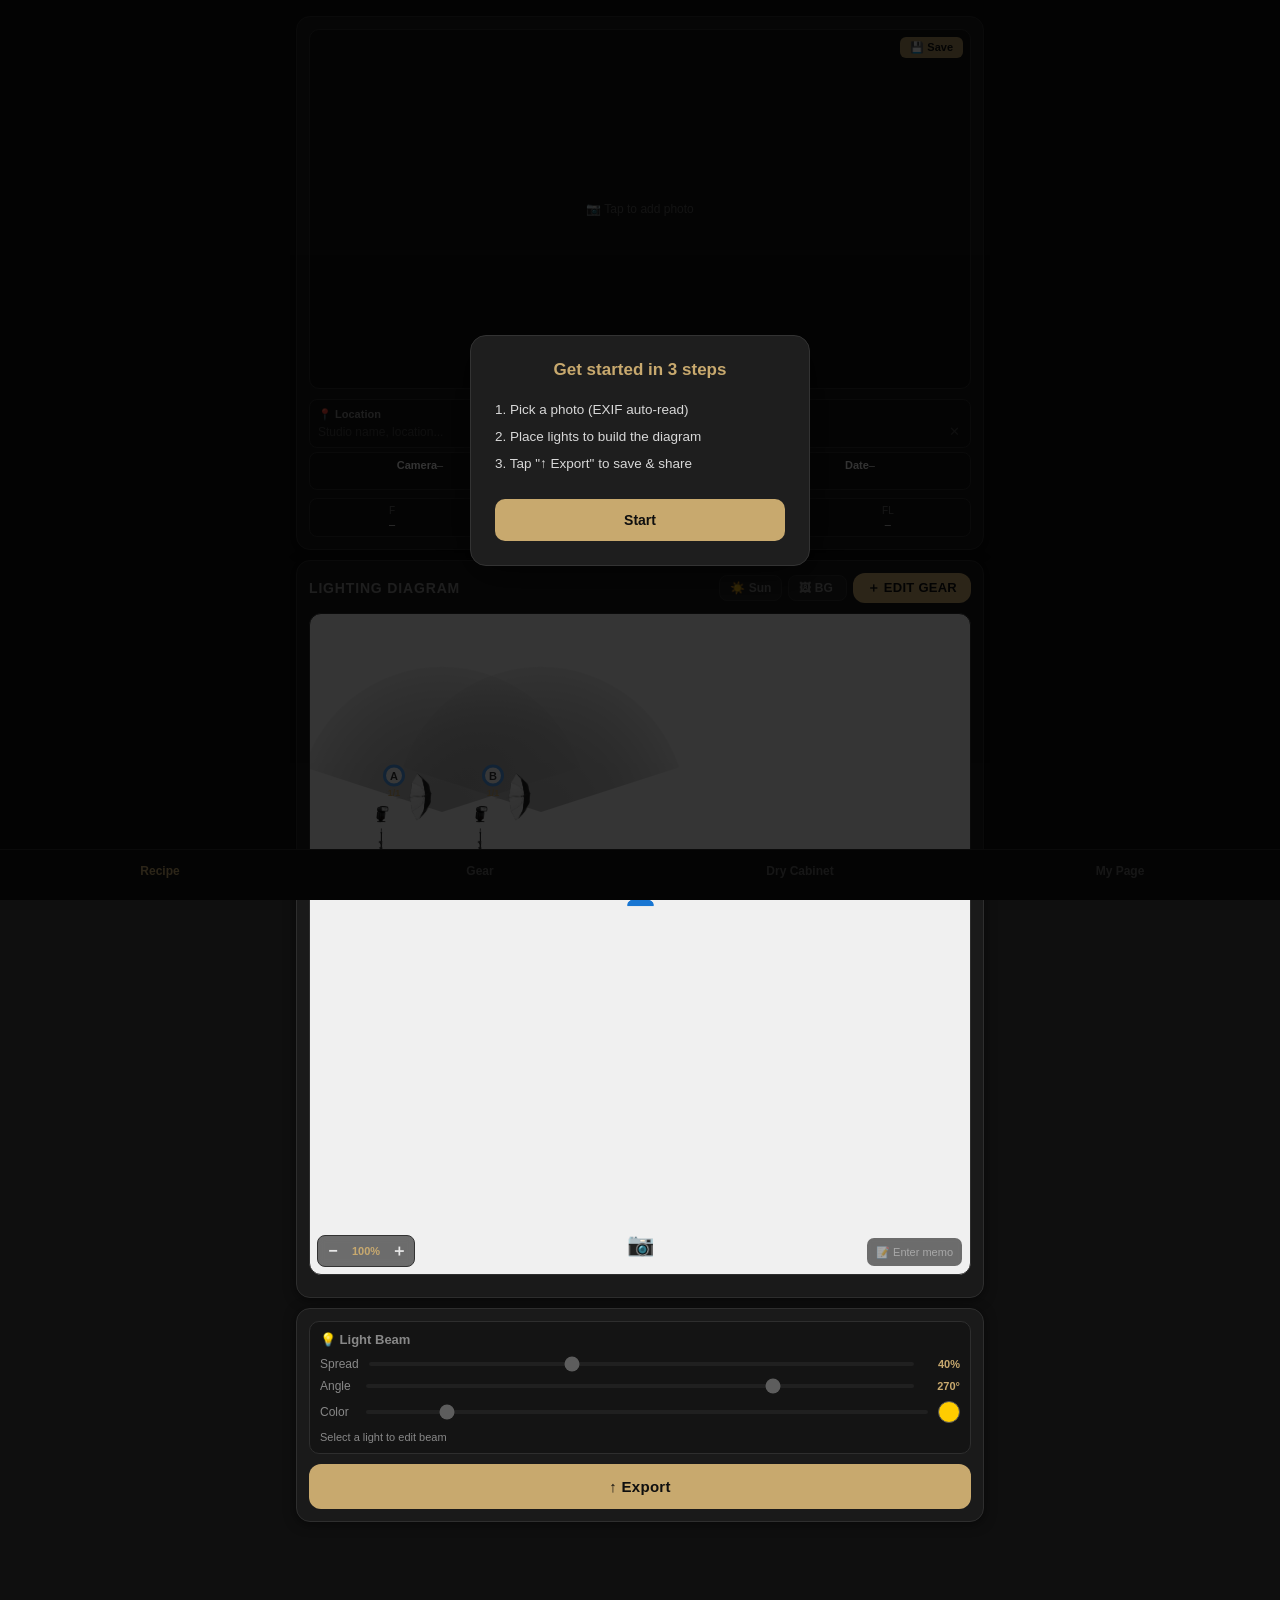
<file: index.html>
<!DOCTYPE html>
<html lang="ja">
<head>
<meta charset="utf-8">
<meta name="viewport" content="width=device-width,initial-scale=1,user-scalable=no">
<title>Lighting Recipe v1.7</title>
<link rel="manifest" href="manifest.json">
<link rel="apple-touch-icon" href="icons/apple-touch-icon.png">
<meta name="apple-mobile-web-app-capable" content="yes">
<meta name="apple-mobile-web-app-status-bar-style" content="black-translucent">
<meta name="apple-mobile-web-app-title" content="LR">
<meta name="theme-color" content="#0f0f0f">
<script src="exifr.min.js"></script>
<style>
*{box-sizing:border-box;margin:0;padding:0}
body{font-family:-apple-system,BlinkMacSystemFont,'Helvetica Neue',Arial,sans-serif;background:#0f0f0f;color:#e8e8e8;-webkit-text-size-adjust:100%}
.wrap{max-width:430px;margin:auto;padding:10px}
.card{background:#1a1a1a;border-radius:14px;padding:12px;margin-bottom:10px;box-shadow:0 2px 12px rgba(0,0,0,.5);border:1px solid #2e2e2e}
.card-title{font-size:14px;font-weight:700;color:#888;margin-bottom:10px;letter-spacing:.06em;text-transform:uppercase;display:flex;justify-content:space-between;align-items:center}
/* 写真 */
.photo-box{width:100%;height:200px;background:#111;border-radius:10px;overflow:hidden;display:flex;align-items:center;justify-content:center;cursor:pointer;margin-bottom:10px;position:relative;border:1px solid #2e2e2e}
.photo-box img{width:100%;height:100%;object-fit:contain;display:none}
.photo-box img.loaded{display:block}
.photo-hint{color:#555;font-size:12px;text-align:center;position:absolute}
/* ロケーション・メモ */
.meta-row{display:flex;gap:8px;align-items:stretch}
.info-box{border:1px solid #2e2e2e;border-radius:8px;padding:8px;font-size:11px;color:#666;background:#141414}
.info-box label{display:block;margin-bottom:3px;font-weight:600;white-space:nowrap;color:#888}
.info-box input,.info-box textarea{width:100%;border:none;background:transparent;font-size:12px;color:#e8e8e8;resize:none;outline:none;font-family:inherit}
.info-box input::placeholder,.info-box textarea::placeholder{color:#444}
.info-loc{flex:1;min-width:0}
.info-memo{flex:1.4;min-width:0;display:flex;flex-direction:column}
.info-memo textarea{flex:1;min-height:56px}
/* ロケーション */
.loc-wrap{position:relative}
.loc-input-row{display:flex;align-items:center;gap:3px}
.loc-input-row input{flex:1;min-width:0}
.loc-clear{background:none;border:none;font-size:13px;color:#444;cursor:pointer;padding:0 2px;flex-shrink:0;display:none}
.loc-clear.visible{display:block}
.loc-hint{font-size:10px;color:#c8a96e;background:#1e1a12;border-radius:5px;padding:3px 5px;margin-top:4px;display:none;line-height:1.3;border:1px solid #3a3020}
.loc-hint.show{display:block}
/* 将来：Google Places API対応時にサジェスト・地図CSS復活予定 */
/* EXIF */
.exif-row{display:flex;margin-top:8px;border:1px solid #2e2e2e;border-radius:8px;overflow:hidden;background:#141414}
.exif-row .cell{flex:1;padding:6px 4px;font-size:11px;text-align:center;border-right:1px solid #2e2e2e;color:#e8e8e8}
.exif-row .cell:last-child{border-right:none}
.exif-row .cell b{display:block;font-size:10px;color:#666;font-weight:500;margin-bottom:2px}
.exif-names{display:flex;margin-top:4px;border:1px solid #2e2e2e;border-radius:8px;overflow:hidden;background:#141414}
.exif-names .cell{flex:1;padding:6px 4px;font-size:11px;text-align:center;color:#e8e8e8}
/* キャンバス */
.lighting-wrap{position:relative}
.zoom-ctrl{position:absolute;left:8px;bottom:8px;z-index:6;display:flex;align-items:center;gap:2px;background:rgba(0,0,0,.55);border:1px solid #333;border-radius:8px;padding:2px;-webkit-backdrop-filter:blur(4px);backdrop-filter:blur(4px)}
.zoom-ctrl button{width:26px;height:26px;border:none;background:transparent;color:#e8e8e8;font-size:16px;font-weight:700;cursor:pointer;border-radius:6px;-webkit-tap-highlight-color:transparent}
.zoom-ctrl button:active{background:rgba(255,255,255,.15)}
.zoom-ctrl span{font-size:11px;color:#c8a96e;font-weight:700;min-width:36px;text-align:center;cursor:pointer;-webkit-tap-highlight-color:transparent}
#canvas{width:100%;aspect-ratio:1/1;border:1px solid #2e2e2e;border-radius:12px;background:#f0f0f0;position:relative;overflow:hidden;touch-action:none}
/* 3Dモードから戻ったときのスナップショット表示（アプリ専用。Web版は lr_r3d_view が空なので出ない） */
#diag3dImg{position:absolute;inset:0;width:100%;height:100%;object-fit:cover;border-radius:11px;z-index:3;pointer-events:none}
/* 触って回せる3Dビュー（アプリのみ）。静止画の上に重ね、出力時だけ隠して静止画を撮る */
#diag3dFrame{position:absolute;inset:0;width:100%;height:100%;border:0;border-radius:11px;z-index:4;background:transparent}
/* 図の右上のボタン列。アプリの「3D編集」ボタン(native-bridge)もここに入る＝2Dボタンの隣に並ぶ */
.diag-btns{position:absolute;right:8px;top:8px;z-index:6;display:flex;gap:6px;align-items:center}
.diag-btns button{padding:5px 14px;border:1px solid #c8a96e;border-radius:8px;background:rgba(0,0,0,.55);color:#c8a96e;font-size:12px;font-weight:800;cursor:pointer;-webkit-tap-highlight-color:transparent;-webkit-backdrop-filter:blur(4px);backdrop-filter:blur(4px);position:static}
#canvas.diag3d>#lightSvg,#canvas.diag3d>.subject,#canvas.diag3d>.camera-icon,
#canvas.diag3d .light-node,#canvas.diag3d .direct-item,#canvas.diag3d .sun-node{display:none}
#canvas.diag3d .canvas-memo{z-index:4}
.subject{position:absolute;left:50%;top:42%;transform:translate(-50%,-50%);font-size:28px;user-select:none;cursor:pointer;z-index:5;padding:6px;line-height:1}
.camera-icon{position:absolute;left:50%;bottom:12px;transform:translateX(-50%);font-size:22px;user-select:none;cursor:pointer;z-index:5;padding:4px}
.camera-icon img{width:22px;height:22px;object-fit:contain;border-radius:5px;display:block}
#lightSvg{position:absolute;inset:0;width:100%;height:100%;pointer-events:none;overflow:visible}
/* ライトノード */
.light-node{position:absolute;width:80px;height:145px;background:transparent;border:none;display:flex;flex-direction:column;align-items:center;justify-content:flex-end;cursor:grab;user-select:none;touch-action:none;transition:filter .15s}
.light-node.selected{filter:drop-shadow(0 0 5px rgba(200,169,110,.9))}
/* A-Eラベル円：白抜き */
.ln-label{position:absolute;top:-5px;left:50%;transform:translateX(-50%);width:22px;height:22px;border-radius:50%;border:2.5px solid #555;background:#fff;display:flex;align-items:center;justify-content:center;font-size:11px;font-weight:800;color:#1a1a1a;line-height:1}
/* 出力ラベル */
.ln-output{position:absolute;top:19px;left:50%;transform:translateX(-50%);font-size:9px;font-weight:700;color:#c8a96e;white-space:nowrap;line-height:1}
/* 直接配置アイテム（レフ板・Flag等） */
.direct-item{position:absolute;display:flex;flex-direction:column;align-items:center;cursor:grab;user-select:none;touch-action:none;gap:2px;transition:filter .15s}
.direct-item.selected{filter:drop-shadow(0 0 5px rgba(200,169,110,.9))}
.direct-item img{width:54px;height:54px;object-fit:contain}
.direct-item-name{font-size:9px;color:#555;white-space:nowrap;max-width:70px;overflow:hidden;text-overflow:ellipsis;text-align:center}
.direct-item-del{position:absolute;top:-8px;right:-8px;width:22px;height:22px;background:#c0392b;color:#fff;border:none;border-radius:50%;font-size:12px;line-height:22px;text-align:center;cursor:pointer;display:none;padding:0}
.direct-item-del::before{content:'';position:absolute;top:-9px;left:-9px;right:-9px;bottom:-9px}
.direct-item.selected .direct-item-del{display:block}
.di-height-ring{width:42px;height:42px;border-radius:50%;display:flex;align-items:center;justify-content:center;margin-bottom:1px}
/* キャンバス内メモ（直接入力） */
.canvas-memo{position:absolute;right:8px;bottom:8px;min-width:80px;max-width:50%;min-height:28px;background:rgba(0,0,0,0.55);color:#fff;font-size:11px;line-height:1.5;padding:6px 9px;border-radius:7px;white-space:pre-wrap;word-break:break-all;backdrop-filter:blur(2px);-webkit-backdrop-filter:blur(2px);outline:none;cursor:text;-webkit-user-select:text;user-select:text}
.canvas-memo:empty:before{content:attr(data-placeholder);color:rgba(255,255,255,0.4);pointer-events:none}
/* 反転ボタン */
.btn-flip{display:inline-flex;align-items:center;gap:5px;padding:6px 12px;border:1px solid #333;border-radius:8px;background:#222;font-size:12px;font-weight:600;color:#aaa;cursor:pointer;margin-top:6px;-webkit-tap-highlight-color:transparent}
.btn-flip:active{background:#2a2a2a}
.btn-flip.flipped{background:#2a2218;border-color:#c8a96e;color:#c8a96e}
/* パネル */
#panel{margin-top:10px}
.panel-card{border:1px solid #2e2e2e;border-radius:10px;padding:10px;background:#141414}
.panel-title{font-size:13px;font-weight:700;margin-bottom:10px;color:#e8e8e8}
.slider-row{display:flex;align-items:center;gap:10px;margin-bottom:8px}
.slider-row label{font-size:12px;color:#888;min-width:36px}
.slider-row input[type=range]{flex:1;accent-color:#c8a96e;-webkit-appearance:none;height:4px;border-radius:2px;background:#333}
.slider-val{font-size:11px;color:#c8a96e;font-weight:700;min-width:36px;text-align:right}
.items-list{margin-top:8px}
.item-tag{display:inline-block;background:#252218;color:#c8a96e;border-radius:6px;padding:3px 8px;font-size:11px;margin:2px;border:1px solid #3a3020}
/* 反転ボタンと機材タグの同居行。タグが1行に収まらない場合は折り畳み（+Nで展開）。
   ここを可変長にしないことで、下の光パーツカードの位置が機材数に左右されなくなる */
.flip-row{display:flex;align-items:flex-start;gap:8px;margin-top:6px}
.flip-row .btn-flip{margin-top:0;flex-shrink:0}
.items-inline{flex:1;display:flex;flex-wrap:wrap;gap:0;max-height:26px;overflow:hidden;min-width:0}
.items-inline.expanded{max-height:none}
.items-more{flex-shrink:0;background:#1c1c1c;color:#888;border:1px solid #333;border-radius:6px;padding:3px 7px;font-size:11px;font-weight:700;cursor:pointer;-webkit-tap-highlight-color:transparent}
/* 光パーツパネル */
.light-panel-card{border:1px solid #2e2e2e;border-radius:10px;padding:10px;background:#141414;margin-bottom:10px}
.light-panel-title{font-size:13px;font-weight:700;margin-bottom:10px;color:#888}
/* 色スライダー用スウォッチ */
.color-swatch{width:22px;height:22px;border-radius:50%;border:1.5px solid #555;flex-shrink:0}
/* 太陽ノード */
.sun-node{position:absolute;width:50px;height:50px;border-radius:50%;cursor:grab;user-select:none;touch-action:none;transform:translate(-50%,-50%);transition:filter .15s;flex-shrink:0}
.sun-node.selected{filter:drop-shadow(0 0 8px rgba(255,160,0,.95))}
.sun-node svg{width:50px;height:50px;display:block;overflow:visible}
/* 太陽ボタンON状態 */
#sunToggleBtn.sun-on{background:#2a1e00;border-color:#c8a96e;color:#c8a96e}
/* 背景選択シート */
#bgSheet{display:none;position:fixed;inset:0;background:rgba(0,0,0,.6);z-index:510;align-items:flex-end;justify-content:center}
#bgSheet.open{display:flex}
.bg-sheet-inner{background:#1a1a1a;border-radius:20px 20px 0 0;padding:16px 16px 0;width:100%;max-width:430px;border-top:1px solid #333;padding-bottom:calc(env(safe-area-inset-bottom,0px) + 80px)}
.bg-sheet-title{font-size:13px;font-weight:700;color:#888;letter-spacing:.06em;text-transform:uppercase;margin-bottom:12px;text-align:center}
.bg-options{display:grid;grid-template-columns:repeat(3,1fr);gap:8px;margin-bottom:14px}
.bg-opt{border:1.5px solid #333;border-radius:10px;padding:8px 4px;text-align:center;cursor:pointer;background:#141414;-webkit-tap-highlight-color:transparent}
.bg-opt.active{border-color:#c8a96e;background:#2a2218}
.bg-opt-preview{width:100%;aspect-ratio:1/1;border-radius:6px;margin-bottom:5px;overflow:hidden;display:flex;align-items:center;justify-content:center}
.bg-opt-label{font-size:10px;color:#aaa;font-weight:600}
.bg-opt.active .bg-opt-label{color:#c8a96e}
.bg-color-row{display:flex;align-items:center;gap:10px;padding:8px 0 10px;border-top:1px solid #2a2a2a}
.bg-color-row label{font-size:12px;color:#888;flex:1}
.bg-sheet-close{width:100%;padding:12px;border:1px solid #333;border-radius:12px;background:transparent;color:#888;font-size:14px;cursor:pointer;margin-bottom:4px}
/* 背景選択シートアイテム */
.bg-sheet-opt{border:1.5px solid #333;border-radius:10px;overflow:hidden;cursor:pointer;background:#141414;-webkit-tap-highlight-color:transparent}
.bg-sheet-opt.active{border-color:#c8a96e}
.bg-sheet-preview{width:100%;aspect-ratio:1/1;overflow:hidden}
.bg-sheet-preview svg{width:100%;height:100%;display:block}
.bg-sheet-label{font-size:10px;font-weight:600;color:#aaa;text-align:center;padding:5px 2px}
.bg-sheet-opt.active .bg-sheet-label{color:#c8a96e}
/* 背景紙の柄チップ */
.bgpat-chip{padding:6px 10px;border:1px solid #333;border-radius:14px;background:#141414;color:#999;font-size:11px;font-weight:600;cursor:pointer;-webkit-tap-highlight-color:transparent}
.bgpat-chip.active{border-color:#c8a96e;color:#c8a96e;background:#2a2218}
/* 背景選択ボタン */
.bg-sel-btn{padding:4px 7px;border:none;border-radius:7px;font-size:11px;font-weight:600;color:#666;background:transparent;cursor:pointer;white-space:nowrap;-webkit-tap-highlight-color:transparent;transition:background .12s,color .12s}
.bg-sel-btn.active{background:#c8a96e;color:#0f0f0f}
/* 背景トグル（旧・互換用に残す） */
.bg-toggle input[type=checkbox]{display:none}
.bg-toggle-btn{display:inline-block;padding:5px 10px;border:1px solid #333;border-radius:8px;font-size:12px;font-weight:600;color:#888;background:#222;cursor:pointer;transition:background .15s,color .15s;user-select:none}
.bg-toggle input:checked+.bg-toggle-btn{background:#c8a96e;color:#0f0f0f;border-color:#c8a96e}
/* リセットボタン */
.btn-reset{position:absolute;top:8px;left:8px;z-index:10;background:rgba(0,0,0,0.7);color:#aaa;border:1px solid #333;border-radius:6px;padding:4px 8px;font-size:11px;font-weight:600;cursor:pointer;backdrop-filter:blur(4px);-webkit-backdrop-filter:blur(4px);display:none}
.btn-reset.visible{display:block}
.btn-reset:active{background:rgba(180,0,0,0.7);color:#fff}
/* 保存ボタン */
.btn-save-recipe{position:absolute;top:8px;right:8px;z-index:10;background:rgba(200,169,110,0.85);color:#0f0f0f;border:none;border-radius:6px;padding:4px 10px;font-size:11px;font-weight:700;cursor:pointer;backdrop-filter:blur(4px);-webkit-backdrop-filter:blur(4px)}
.btn-save-recipe:active{background:rgba(200,169,110,1)}
/* 保存ダイアログ */
#saveDialog{display:none;position:fixed;inset:0;background:rgba(0,0,0,.75);z-index:600;align-items:center;justify-content:center;padding:20px}
#saveDialog.open{display:flex}
.save-dlg{background:#1e1e1e;border:1px solid #333;border-radius:16px;padding:20px;width:100%;max-width:340px}
.save-dlg h3{font-size:16px;font-weight:700;color:#e8e8e8;margin-bottom:14px}
.save-dlg input{width:100%;padding:10px;border:1px solid #333;border-radius:8px;font-size:14px;outline:none;background:#141414;color:#e8e8e8;margin-bottom:16px}
.save-dlg input:focus{border-color:#c8a96e}
.save-dlg-btns{display:flex;gap:8px}
.save-dlg-btns button{flex:1;padding:12px;border-radius:10px;font-size:14px;font-weight:600;cursor:pointer}
.btn-save-cancel{background:#252525;border:1px solid #333;color:#aaa}
.btn-save-ok{background:#c8a96e;border:none;color:#0f0f0f}
/* ── 出力モーダル ── */
#exportModal{display:none;position:fixed;inset:0;background:rgba(0,0,0,.8);z-index:300;align-items:center;justify-content:center;padding:20px;overflow-y:auto}
#exportModal.open{display:flex}
.export-sheet{background:#1a1a1a;border-radius:16px;padding:20px;width:100%;max-width:400px;border:1px solid #333;max-height:calc(100vh - 40px);overflow-y:auto}
.export-sheet h3{font-size:15px;font-weight:700;color:#e8e8e8;margin-bottom:16px;text-align:center}
.export-checks{display:flex;flex-direction:column;gap:12px;margin-bottom:20px}
.export-check-row{display:flex;align-items:center;gap:10px;cursor:pointer}
.export-check-row input[type=checkbox]{width:18px;height:18px;accent-color:#c8a96e;cursor:pointer;flex-shrink:0}
.export-check-row span{font-size:13px;color:#e8e8e8}
.btn-export-go{width:100%;padding:14px;border:none;border-radius:12px;background:#c8a96e;color:#0f0f0f;font-size:15px;font-weight:700;cursor:pointer;margin-bottom:10px}
.btn-export-cancel{width:100%;padding:12px;border:1px solid #333;border-radius:12px;background:transparent;color:#888;font-size:14px;cursor:pointer}
.btn-builder{display:block;width:100%;padding:14px;border:none;border-radius:12px;background:#c8a96e;color:#0f0f0f;font-size:15px;font-weight:700;cursor:pointer;text-align:center;text-decoration:none;-webkit-tap-highlight-color:transparent;letter-spacing:.02em}
.btn-builder:active{background:#b8956a}
/* 保存上限ダイアログ */
#limitOverlay{display:none;position:fixed;inset:0;background:rgba(0,0,0,.75);z-index:700;align-items:center;justify-content:center;padding:20px}
#limitOverlay.open{display:flex}
.limit-dlg{background:#1e1e1e;border:1px solid #333;border-radius:16px;padding:24px;max-width:320px;width:100%}
.limit-dlg h3{font-size:16px;font-weight:800;color:#e8e8e8;margin-bottom:8px}
.limit-dlg p{font-size:13px;color:#888;line-height:1.7;margin-bottom:20px}
.limit-btns{display:flex;flex-direction:column;gap:8px}
.btn-limit-delete{padding:13px;border-radius:10px;font-size:14px;font-weight:700;cursor:pointer;background:#252525;border:1px solid #444;color:#e8e8e8;width:100%}
.btn-limit-sub{padding:13px;border-radius:10px;font-size:14px;font-weight:700;cursor:pointer;background:#c8a96e;border:none;color:#0f0f0f;width:100%}
.btn-limit-cancel{padding:11px;border-radius:10px;font-size:13px;cursor:pointer;background:transparent;border:1px solid #2a2a2a;color:#666;width:100%}
/* タブバー */
.tab-bar{position:fixed;bottom:0;left:0;right:0;display:flex;background:#111;border-top:1px solid #2e2e2e;z-index:500;max-width:100%}
.tab-bar a{flex:1;display:flex;align-items:flex-start;justify-content:center;padding:14px 0 calc(env(safe-area-inset-bottom,0px) + 22px);text-decoration:none;font-size:12px;font-weight:600;color:#666;-webkit-tap-highlight-color:transparent;transition:color .15s}
.tab-bar a.active{color:#c8a96e}
.tab-spacer{height:82px}
/* ── PC・タブレット横（広い画面）：写真とライティング図をゆったり大きく表示 ──
   末尾に置くことで、上の基本ルール(.photo-box height等)を確実に上書きする。
   図はノード位置が%指定なので幅が広がれば自動でスケールする。 */
/* ── ⭐9/15 共有レシピ（見るだけ）: 写真なし・図は2D/3Dビューのみ・操作ロック ── */
.shared-view .photo-box, .shared-view #btnReset, .shared-view #btnSave, .shared-view #panel,
.shared-view #beamPanelCard, .shared-view #lead3dChip, .shared-view .bg-toggle-btn, .shared-view #editBtnLink { display:none !important }
.shared-view .light-node, .shared-view .direct-item, .shared-view .subject, .shared-view .camera-icon,
.shared-view .exif-names .cell, .shared-view #canvasMemo, .shared-view #locInput { pointer-events:none }
.shared-view #locClearBtn, .shared-view #firstHint { display:none !important }
#sharedHead { display:none; padding:12px 14px; border:1px solid #3d6fb8; border-radius:12px; background:#101826; margin-bottom:10px }
.shared-view #sharedHead { display:block }
#sharedHead .sh-title { font-size:13px; font-weight:800; color:#7fb0ff }
#sharedHead .sh-name { font-size:16px; font-weight:800; color:#e8e8e8; margin-top:4px; word-break:break-all }
#sharedHead .sh-hint { font-size:11px; color:#888; margin-top:4px; line-height:1.5 }
#sharedBar { display:none }
.shared-view #sharedBar { display:block }
#sharedBar .btn-close-shared { width:100%; padding:14px; border:1px solid #3d6fb8; border-radius:12px; background:#101826; color:#7fb0ff; font-size:14px; font-weight:800; cursor:pointer; -webkit-tap-highlight-color:transparent }
#sharedImportDlg { display:none; position:fixed; inset:0; background:rgba(0,0,0,.8); z-index:900; align-items:center; justify-content:center; padding:20px }
#sharedImportDlg.open { display:flex }
#sharedImportDlg .sid { background:#1e1e1e; border:1px solid #333; border-radius:16px; max-width:360px; width:100%; padding:22px }
#sharedImportDlg h3 { margin:0 0 10px; font-size:16px; color:#7fb0ff }
#sharedImportDlg p { font-size:13px; color:#ccc; line-height:1.6; margin:0 0 8px }
#sharedImportDlg .sid-incl { font-size:11px; color:#888; margin-bottom:14px }
#sharedImportDlg button { width:100%; padding:12px; border:none; border-radius:10px; font-size:14px; font-weight:800; cursor:pointer; margin-top:8px }
#sharedImportDlg .sid-yes { background:#c8a96e; color:#0f0f0f }
#sharedImportDlg .sid-no { background:#2a2a2a; color:#aaa }
@media (min-width:820px){
  .wrap{max-width:720px;padding:16px}
  .photo-box{height:360px}
}
</style>
</head>
<body>
<div class="wrap">
  <div class="card">
    <!-- ⭐9/15 共有レシピ（見るだけ）の見出し。写真枠の代わりに出す -->
    <div id="sharedHead">
      <div class="sh-title" data-i18n="sharedViewTitle">🔗 共有レシピ（見るだけ）</div>
      <div class="sh-name" id="sharedHeadName"></div>
      <div class="sh-hint" data-i18n="sharedViewHint">図は動かせません。3Dでは動かして確認できます（保存はされません）</div>
    </div>
    <!-- 写真エリア（リセットボタン付き） -->
    <div style="position:relative">
      <button class="btn-reset" id="btnReset" type="button" onclick="resetAll()" data-i18n="btnReset">🔄 新規</button>
      <button class="btn-save-recipe" id="btnSave" type="button" onclick="saveRecipeDialog()" data-i18n="btnSave">💾 保存</button>
      <label for="fileInput" style="display:block;cursor:pointer">
        <div class="photo-box">
          <img id="photoImg" alt="">
          <div class="photo-hint" id="photoHint">📷 タップして写真を追加</div>
        </div>
      </label>
    </div>
    <input type="file" id="fileInput" accept="image/*" style="display:none">
    <input type="file" id="cameraIconInput" accept="image/*" style="display:none">

    <div class="meta-row">
      <div class="info-box info-loc" style="flex:1">
        <label id="locLabel">📍 ロケーション</label>
        <div class="loc-wrap">
          <div class="loc-input-row">
            <input id="locInput" placeholder="スタジオ名・場所など" autocomplete="off" autocorrect="off" autocapitalize="off" oninput="locClearBtn.classList.toggle('visible',this.value.length>0);saveSession()">
            <button class="loc-clear visible" id="locClearBtn" type="button" onclick="locInput.value='';locClearBtn.classList.remove('visible');saveSession()" style="display:none">✕</button>
          </div>
        </div>
      </div>
    </div>
    <div class="exif-names">
      <div class="cell" onclick="editGearPrice('camera')" style="cursor:pointer"><b id="exCameraLabel">カメラ</b><span id="exCamera">–</span><span id="exCameraPrice" style="display:block;font-size:9px;color:#7ac87a;margin-top:1px;min-height:11px"></span></div>
      <div class="cell" onclick="editGearPrice('lens')" style="cursor:pointer"><b id="exLensLabel">レンズ</b><span id="exLens">–</span><span id="exLensPrice" style="display:block;font-size:9px;color:#7ac87a;margin-top:1px;min-height:11px"></span></div>
      <div class="cell"><b id="exDateLabel">撮影日</b><span id="exDate">–</span></div>
    </div>
    <div class="exif-row">
      <div class="cell"><b id="exFLabel">F値</b><span id="exF">–</span></div>
      <div class="cell"><b id="exSSLabel">SS</b><span id="exSS">–</span></div>
      <div class="cell"><b id="exISOLabel">ISO</b><span id="exISO">–</span></div>
      <div class="cell"><b id="exFLLabel">焦点距離</b><span id="exFL">–</span></div>
    </div>
  </div>

  <div class="card">
    <div class="card-title">
      <span id="lightingTitle">ライティング図</span>
      <div style="display:flex;align-items:center;gap:6px">
        <button class="bg-toggle-btn" id="sunToggleBtn" onclick="toggleSun()" title="太陽" data-i18n="sunToggle" data-i18n-title="sunToggle">☀️ 太陽</button>
        <button class="bg-toggle-btn" id="bgToggleBtn" onclick="openBgSheet()" title="背景" data-i18n-title="bgToggle"><span data-i18n="bgToggle">🖼 背景</span><span id="bgToggleSub" style="font-size:10px;margin-left:3px;opacity:.7"></span></button>
        <a class="btn-builder" id="editBtnLink" href="builder.html" style="width:auto;padding:6px 14px;font-size:13px"><span id="editBtnText">＋ 機材編集</span></a>
      </div>
    </div>
    <div class="lighting-wrap">
      <div class="diag-btns" id="diagBtns">
        <button id="lead3dChip" onclick="openLead3dSheet(event)" title="3D" style="display:none" data-i18n="lead3dChip">🔗 3D</button>
        <button id="view3dBtn" onclick="toggleDiagView()" title="2D／3D" style="display:none">2D</button>
      </div>
      <div id="canvas">
        <svg id="lightSvg" xmlns="http://www.w3.org/2000/svg"><g id="bgGroup"></g></svg>
        <div class="subject" onclick="openSubjectSheet(event)">👤</div>
        <div class="camera-icon" onclick="openCameraSheet(event)">📷</div>
        <div class="canvas-memo" id="canvasMemo" contenteditable="true" data-placeholder="📝 メモを入力" data-i18n-dph="memoCanvasPh"></div>
      </div>
      <!-- ズーム（表示のみ。ピンチ＋ボタン。保存レイアウト・出力には影響しない） -->
      <div class="zoom-ctrl">
        <button onclick="setDiagZoom(diagZoom-0.1)" aria-label="zoom out">−</button>
        <span id="zoomPct" onclick="setDiagZoom(1)" title="100%に戻す">100%</span>
        <button onclick="setDiagZoom(diagZoom+0.1)" aria-label="zoom in">＋</button>
      </div>
    </div>
    <div id="panel"></div>
  </div>

  <div class="card" id="beamPanelCard">
    <div class="light-panel-card">
      <div class="light-panel-title" id="beamTitle">💡 光パーツ（選択中のライト）</div>
      <div class="slider-row">
        <label id="beamLabel">配光</label>
        <input type="range" id="beamSlider" min="5" max="100" value="40" step="1">
        <span class="slider-val" id="beamVal">40%</span>
      </div>
      <div class="slider-row">
        <label id="angleLabel">角度</label>
        <input type="range" id="angleSlider" min="0" max="360" value="270" step="1">
        <span class="slider-val" id="angleVal">270°</span>
      </div>
      <div class="slider-row">
        <label id="colorLabel">色</label>
        <input type="range" id="colorSlider" min="0" max="360" value="48" step="1">
        <span class="color-swatch" id="colorSwatch" style="background:hsl(48,100%,50%)"></span>
      </div>
      <div style="font-size:11px;color:#888;margin-top:4px" id="beamHint">ライトを選択すると光パーツが表示されます</div>
    </div>
    <button class="btn-builder" onclick="openExportModal()" data-i18n="exportBtn">↑ 出力</button>
  </div>
  <!-- ⭐9/15 共有レシピでは出力ボタンの位置に「共有レシピを閉じる」 -->
  <div class="card" id="sharedBar">
    <button class="btn-close-shared" onclick="closeSharedRecipe()" data-i18n="closeShared">✕ 共有レシピを閉じる</button>
  </div>
</div>

<!-- ⭐9/15 共有リンクからの取り込み確認 -->
<div id="sharedImportDlg">
  <div class="sid">
    <h3 data-i18n="sharedImportTitle">🔗 レシピを読み込みますか？</h3>
    <p id="sharedImportBody"></p>
    <div class="sid-incl" id="sharedImportIncl"></div>
    <button class="sid-yes" id="sharedImportYes" data-i18n="sharedImportYes">読み込む</button>
    <button class="sid-no" id="sharedImportNo" data-i18n="sharedImportNo">やめる</button>
  </div>
</div>

<script src='i18n.js'></script>
<script>
// ══════════════════════════════════════
//  i18n
// ══════════════════════════════════════
// i18n: loaded from shared i18n.js (I18N / detectLang / LANG / T are provided globally)

function applyI18n(){
  const s=(id,v)=>{const e=document.getElementById(id);if(e)e.textContent=v;};
  const sh=(id,v)=>{const e=document.getElementById(id);if(e)e.innerHTML=v;};
  s('photoHint',T.photoHint);
  s('locLabel',T.locLabel);
  document.getElementById('locInput').placeholder=T.locPlaceholder;
  s('memoLabel',T.memoLabel);
  
  s('lightingTitle',T.lightingTitle);
  s('editBtnText',T.editBtn);
  s('legendTop',T.legendHigh);
  s('legendBtm',T.legendLow);
  s('beamTitle',T.beamTitle);
  s('beamLabel',T.beamLabel);
  s('angleLabel',T.angleLabel);
  s('colorLabel',T.colorLabel);
  s('beamHint',T.beamHint);
  s('builderBtnText',T.builderBtn);
  s('exCameraLabel',T.exCamera);s('exLensLabel',T.exLens);s('exDateLabel',T.exDate);
  s('exFLabel',T.exF);s('exSSLabel',T.exSS);s('exISOLabel',T.exISO);s('exFLLabel',T.exFL);
}

// ── ロケーション（テキスト入力のみ）──────
// 将来：Google Places API対応時にサジェスト・地図を復活予定
const locInput=document.getElementById('locInput');
const locClearBtn=document.getElementById('locClearBtn');
if(locClearBtn) locClearBtn.style.display='block';

// ── EXIF ──────────────────────────────
document.getElementById('fileInput').addEventListener('change',function(e){
  const file=e.target.files[0];
  if(!file)return;
  // 既に写真がある場合は「差し替え」。写真とEXIFの差し替え可否を2段で確認する。
  //  ・写真を差し替えるか？ → キャンセルなら何もしない
  //  ・EXIFも新しい写真のものにするか？ → キャンセルなら元のEXIF（撮影データ）を保持
  // ※機種変更時にスクショ等でEXIFが無い写真へ差し替えても、元の撮影データを失わないようにする。
  const isReplacing=document.getElementById('photoImg').classList.contains('loaded');
  let applyExif=true;
  if(isReplacing){
    if(!confirm(T.replacePhotoConfirm)){ e.target.value=''; return; }
    applyExif=confirm(T.replaceExifConfirm);
  }
  // 写真表示 + localStorageに保存（Base64）
  // FileReaderでBase64変換 → 表示・保存・EXIF解析をすべてonload内で実行
  const reader=new FileReader();
  reader.onload=async ev=>{
    const dataUrl=ev.target.result;
    // 写真表示
    const img=document.getElementById('photoImg');
    img.onload=()=>{img.classList.add('loaded');};
    img.src=dataUrl;
    document.getElementById('photoHint').style.display='none';
    document.getElementById('btnReset').classList.add('visible');
    // IndexedDBに保存
    savePhotoToSession(dataUrl);
    // 差し替えで「EXIFは元のまま保持」を選んだ場合は、新しい写真のEXIFを取り込まない
    if(!applyExif) return;
    // EXIF解析
    try{
      const ex=await exifr.parse(file,{tiff:true,exif:true,gps:false,ifd0:true});
      if(!ex)return;
      document.getElementById('exCamera').textContent=ex.Make&&ex.Model?ex.Make+' '+ex.Model:(ex.Model||'–');
      document.getElementById('exLens').textContent=ex.LensModel||'–';
      document.getElementById('exF').textContent=ex.FNumber?'F'+ex.FNumber:'–';
      document.getElementById('exSS').textContent=ex.ExposureTime?(ex.ExposureTime<1?'1/'+Math.round(1/ex.ExposureTime)+'s':ex.ExposureTime+'s'):'–';
      document.getElementById('exISO').textContent=ex.ISO?'ISO'+ex.ISO:'–';
      document.getElementById('exFL').textContent=ex.FocalLength?ex.FocalLength+'mm':'–';
      const dt=ex.DateTimeOriginal||ex.DateTime||ex.CreateDate;
      if(dt){
        const d=dt instanceof Date?dt:new Date(String(dt).replace(':','/',1).replace(':','/',1));
        if(!isNaN(d.getTime()))document.getElementById('exDate').textContent=d.getFullYear()+'/'+String(d.getMonth()+1).padStart(2,'0')+'/'+String(d.getDate()).padStart(2,'0');
      }
      // EXIFをlocalStorageに独立保存
      saveExif({
        camera:document.getElementById('exCamera').textContent,
        lens:  document.getElementById('exLens').textContent,
        date:  document.getElementById('exDate').textContent,
        f:     document.getElementById('exF').textContent,
        ss:    document.getElementById('exSS').textContent,
        iso:   document.getElementById('exISO').textContent,
        fl:    document.getElementById('exFL').textContent,
      });
      renderGearPriceDisplay(); // 新しいカメラ・レンズ名に応じて価格表示を更新
    }catch(err){console.warn('EXIF error:',err);}
  };
  reader.readAsDataURL(file);
  // 同じ写真をもう一度選んでも change が発火するように value をクリア（Android/Chrome）
  try{ e.target.value=''; }catch(_){}
});

// ══════════════════════════════════════
//  高さ→色
// ══════════════════════════════════════
const HEIGHT_MIN=0,HEIGHT_MAX=300,HEIGHT_DEFAULT=150;
function heightToColor(h){
  // 低い=薄い水色 → 高い=濃い青
  const stops=[
    [0,  [180,220,255]],  // 薄い水色
    [150,[80, 160,240]],  // 中間の青
    [300,[10,  60,180]],  // 濃い青
  ];
  for(let i=0;i<stops.length-1;i++){
    const[h0,c0]=stops[i],[h1,c1]=stops[i+1];
    if(h>=h0&&h<=h1){const t=(h-h0)/(h1-h0);return`rgb(${Math.round(c0[0]+(c1[0]-c0[0])*t)},${Math.round(c0[1]+(c1[1]-c0[1])*t)},${Math.round(c0[2]+(c1[2]-c0[2])*t)})`;}
  }
  return'rgb(10,60,180)';
}

// ══════════════════════════════════════
//  localStorage
// ══════════════════════════════════════
const LS_KEY='lightingRecipeLights';
let lights=[],selected=null,selectedDirect=null;
// 背景レイヤー：複数同時ON可（2026-07-28 ラジオ式から変更）。描画順は 山脈(最奥)→背景紙→テーブル(手前)。
let bgLayers={paper:false,table:false,mountain:false};
let bgPattern='solid'; // 背景紙の柄: solid|concrete|wood|tile|marble|brick
// 旧データ（bgType文字列）→ bgLayers への変換（セッション・保存レシピの後方互換）
function bgLayersFromLegacy(t){ return {paper:t==='paper',table:t==='table',mountain:t==='mountain'}; }
function anyBgOn(){ return !!(bgLayers.paper||bgLayers.table||bgLayers.mountain); }
function activeBgLabel(){
  const L=[];
  if(bgLayers.mountain)L.push(T.bgMountain);
  if(bgLayers.paper)L.push(T.bgPaper);
  if(bgLayers.table)L.push(T.bgTable);
  return L.join('・');
}
let sunOn=false;
let sunPos={x:20,y:15};
let sunBeam=60;   // 配光%
let sunAngle=90;  // 角度° (下向きがデフォルト)
let sunHue=48;    // 色相（光パーツカラー、初期値は既存の暖色ゴールドと同じ）
let selectedSun=false;

// ライティング図の表示ズーム（作業補助・表示のみ。保存レイアウトや出力画像には影響しない）。1.0=100%〜0.5=50%
const DIAG_ZOOM_MIN=0.5, DIAG_ZOOM_MAX=1, DIAG_ZOOM_KEY='lr_diag_zoom';
// 別ページから戻っても維持されるようlocalStorageから復元
let diagZoom=(function(){ try{ const z=parseFloat(localStorage.getItem(DIAG_ZOOM_KEY)); return (z>=DIAG_ZOOM_MIN&&z<=DIAG_ZOOM_MAX)?z:1; }catch(e){ return 1; } })();

const DEFAULT_HUE=48; // 既存の見た目（#ffcc00相当）を再現するデフォルト色相

// 新規ライトのデフォルト（A-Eは1段目、F-J（有料枠）は2段目に配置）
function defLight(i){
  const lbl=(typeof LIGHT_LABELS!=='undefined')?LIGHT_LABELS[i]:['A','B','C','D','E','F','G','H','I','J'][i];
  // ⭐9/1: 新しいライトの既定色は 0°＝白色光（3Dの既定と揃える）。
  //   ⚠️DEFAULT_HUE(48) は消さない。**color未設定の既存レシピ**はアンバーのまま保つための
  //     後方互換フォールバックとして `l.color ?? DEFAULT_HUE` で使い続ける。
  return {id:lbl,items:[],height:HEIGHT_DEFAULT,x:20+(i%5)*15,y:30+Math.floor(i/5)*24,beam:40,angle:270,output:null,color:0};
}
// 初回起動シード：完全新規（キー自体が無い）ときだけ、ライトAとマイセット1枠に
// 定番の組み合わせ（スタンド1052BAC＋AD100Pro＋白アンブレラ85cm）を入れておく。
// 空のUIだと初見ユーザーが使い方を掴めず離脱するため（2026-08-22ユーザー決定）。
// ※キーが存在する場合（空配列含む）は何もしない＝既存ユーザーや「意図して空にした」状態は尊重。
//   機材3点は builder.html の DEFAULT_DB プリセットに実在する名前（displayName形式）と一致させること。
// ⭐2026-09-01: ライトを**2灯**置くようにした（ユーザー決定）。A=ライトビルダーの定番、
//   B=マイセットAと同じ構成。図が最初から埋まっていることで使い方が伝わりやすく、
//   さらに「図が空のまま3Dを開く」経路（3Dが真っ暗になる不具合の発生条件）も踏みにくくなる。
//   ⚠️発火条件は従来どおり **キー自体が無いとき（＝完全新規）だけ**。既存ユーザーのデータには触らない。
const SEED_KIT=['Godox 1052BAC','Godox AD100Pro','White Umbrella 85cm'];
(function seedFirstRun(){
  try{
    if(localStorage.getItem(LS_KEY)===null){
      const a=defLight(0); a.items=SEED_KIT.slice();
      const b=defLight(1); b.items=SEED_KIT.slice();   // マイセットAと同じ構成を2灯目に
      localStorage.setItem(LS_KEY, JSON.stringify([a,b]));
    }
    if(localStorage.getItem('lr_mySet')===null){
      localStorage.setItem('lr_mySet', JSON.stringify([
        {items:[
          {name:'Godox AD100Pro',catId:'strobe'},
          {name:'Godox 1052BAC',catId:'stand'},
          {name:'White Umbrella 85cm',catId:'umbrella'}
        ]},null,null,null,null
      ]));
    }
  }catch(e){}
})();

function loadLights(){
  let s=null;
  try{ s=JSON.parse(localStorage.getItem(LS_KEY)); }catch(e){}
  const n=(typeof maxLights==='function')?maxLights():5;  // 無料5(A-E) / 有料10(A-J)
  const arr=Array.isArray(s)?s:[];
  const out=[];
  for(let i=0;i<n;i++){ out.push(arr[i]||defLight(i)); }
  return out;
}

// ══════════════════════════════════════
//  セッション保存（写真・ロケ・メモ・背景）
// ══════════════════════════════════════
const SS_KEY='lr_session';

const EXIF_KEY='lr_exif';

function saveExif(ex){
  // EXIFを専用キーで保存（saveSessionとは独立）
  try{ localStorage.setItem(EXIF_KEY, JSON.stringify(ex)); }catch(e){}
}

function restoreExif(){
  try{
    const raw=localStorage.getItem(EXIF_KEY);
    if(!raw)return;
    const ex=JSON.parse(raw);
    const set=(id,v)=>{if(v&&v!=='–'){const e=document.getElementById(id);if(e)e.textContent=v;}};
    set('exCamera',ex.camera);
    set('exLens',  ex.lens);
    set('exDate',  ex.date);
    set('exF',     ex.f);
    set('exSS',    ex.ss);
    set('exISO',   ex.iso);
    set('exFL',    ex.fl);
  }catch(e){}
  renderGearPriceDisplay();
}

// ══════════════════════════════════════
//  機材費用（カメラ・レンズ・Light Builder機材の合計）
// ══════════════════════════════════════
const GEAR_PRICE_KEY='lr_gearPriceMap';

function loadGearPriceMap(){
  try{ return JSON.parse(localStorage.getItem(GEAR_PRICE_KEY)||'{}'); }catch(e){ return {}; }
}
function saveGearPriceMap(map){
  try{ localStorage.setItem(GEAR_PRICE_KEY, JSON.stringify(map)); }catch(e){}
}

// カメラ・レンズの価格表示を更新（タップで編集可能）
function renderGearPriceDisplay(){
  const map=loadGearPriceMap();
  const camName=document.getElementById('exCamera')?.textContent;
  const lensName=document.getElementById('exLens')?.textContent;
  const camEl=document.getElementById('exCameraPrice');
  const lensEl=document.getElementById('exLensPrice');
  if(camEl){
    camEl.textContent = (camName&&camName!=='–') ? (map[camName]?formatMoney(map[camName]):T.notSet) : '';
  }
  if(lensEl){
    lensEl.textContent = (lensName&&lensName!=='–') ? (map[lensName]?formatMoney(map[lensName]):T.notSet) : '';
  }
}

// カメラ・レンズの価格をタップで入力（一度入力すれば同じ機材名で次回以降も自動反映）
function editGearPrice(kind){
  const el = kind==='camera' ? document.getElementById('exCamera') : document.getElementById('exLens');
  const name = el?.textContent;
  if(!name || name==='–') return; // 写真未登録でEXIFがない場合は何もしない
  const map=loadGearPriceMap();
  const current=map[name];
  const input=window.prompt(T.pricePromptWrap(name), current?String(current):'');
  if(input===null) return; // キャンセル
  const num=Number(String(input).replace(/[^\d]/g,''));
  if(num>0) map[name]=num;
  else delete map[name];
  saveGearPriceMap(map);
  renderGearPriceDisplay();
}

// 機材名（メーカー+型番）からBuilderで設定した価格を取得
function getGearPrice(name){
  try{
    const additions=JSON.parse(localStorage.getItem('lr_defaultAdditions')||'{}');
    for(const items of Object.values(additions)){
      const found=(items||[]).find(it=>typeof it==='object'&&(it.maker?it.maker+' '+it.model:it.model)===name);
      if(found && found.price) return Number(found.price)||0;
    }
    const customs=JSON.parse(localStorage.getItem('lr_customCats')||'[]');
    for(const c of customs){
      const found=(c.items||[]).find(it=>typeof it==='object'&&(it.maker?it.maker+' '+it.model:it.model)===name);
      if(found && found.price) return Number(found.price)||0;
    }
  }catch(e){}
  return 0;
}

// カメラ・レンズ・ライティング図の全機材の合計費用を算出
function computeTotalGearCost(){
  const map=loadGearPriceMap();
  const camName=document.getElementById('exCamera')?.textContent;
  const lensName=document.getElementById('exLens')?.textContent;
  let total=0;
  if(camName && camName!=='–' && map[camName]) total+=Number(map[camName]);
  if(lensName && lensName!=='–' && map[lensName]) total+=Number(map[lensName]);
  const usedNames=new Set();
  lights.forEach(l=>(l.items||[]).forEach(n=>usedNames.add(n)));
  loadDirectItems().forEach(di=>usedNames.add(di.name));
  usedNames.forEach(n=>{ total+=getGearPrice(n); });
  return total;
}

function saveSession(){
  try{
    const s={
      loc:document.getElementById('locInput').value,
      memo:getCanvasMemo(),
      bgLayers:{...bgLayers},
      bgPattern:bgPattern,
      bgPaperColor:document.getElementById('bgPaperColor')?.value||'#ffffff',
      bgTableColor:document.getElementById('bgTableColor')?.value||'#ffffff',
      sunOn:sunOn,
      sunPos:sunPos,
      sunBeam:sunBeam,
      sunAngle:sunAngle,
      sunHue:sunHue,
      subjectId:subjectId,
    };
    localStorage.setItem(SS_KEY,JSON.stringify(s));
  }catch(e){}
}

// ── IndexedDB（写真保存用・最大数百MB）──
const IDB_NAME='lr_db', IDB_STORE='photos', IDB_VER=1;

function openIDB(){
  return new Promise((resolve,reject)=>{
    const req=indexedDB.open(IDB_NAME,IDB_VER);
    req.onupgradeneeded=e=>e.target.result.createObjectStore(IDB_STORE);
    req.onsuccess=e=>resolve(e.target.result);
    req.onerror=e=>reject(e.target.error);
  });
}

async function savePhotoToSession(dataUrl){
  try{
    const db=await openIDB();
    const tx=db.transaction(IDB_STORE,'readwrite');
    tx.objectStore(IDB_STORE).put(dataUrl,'current_photo');
    await new Promise((res,rej)=>{tx.oncomplete=res;tx.onerror=rej;});
    db.close();
  }catch(e){console.warn('photo IDB save failed:',e);}
}

async function loadPhotoFromIDB(){
  try{
    const db=await openIDB();
    const tx=db.transaction(IDB_STORE,'readonly');
    const result=await new Promise((res,rej)=>{
      const req=tx.objectStore(IDB_STORE).get('current_photo');
      req.onsuccess=e=>res(e.target.result);
      req.onerror=rej;
    });
    db.close();
    return result||null;
  }catch(e){return null;}
}

function restoreSession(){
  // ロケ・メモ・背景・EXIFをまとめて復元（tryの外でrawを宣言）
  let s=null;
  try{
    const raw=localStorage.getItem(SS_KEY);
    if(raw) s=JSON.parse(raw);
  }catch(e){}

  if(s){
    if(s.loc){
      document.getElementById('locInput').value=s.loc;
    }
    if(s.memo)   setCanvasMemo(s.memo);
    // 色：新形式（紙・テーブル独立）。旧形式の単一bgColorは両方に反映
    const _pc=document.getElementById('bgPaperColor'), _tc=document.getElementById('bgTableColor');
    if(s.bgPaperColor&&_pc) _pc.value=s.bgPaperColor;
    else if(s.bgColor&&_pc) _pc.value=s.bgColor;
    if(s.bgTableColor&&_tc) _tc.value=s.bgTableColor;
    else if(s.bgColor&&_tc) _tc.value=s.bgColor;
    // 背景：新形式(bgLayers)優先、旧形式(bgType文字列)は変換して読む
    if(s.bgLayers) bgLayers={paper:!!s.bgLayers.paper,table:!!s.bgLayers.table,mountain:!!s.bgLayers.mountain};
    else if(s.bgType!=null) bgLayers=bgLayersFromLegacy(s.bgType);
    if(s.bgPattern) bgPattern=s.bgPattern;
    refreshBgUI();
    // ⭐9/2 ONだけでなく**OFFも反映**する。以前は true のときしか立てていなかったので、3Dで太陽を消して戻っても2Dは点いたままだった（2D↔3Dの相互反映・ユーザー指摘）。
    sunOn=!!s.sunOn;
    document.getElementById('sunToggleBtn')?.classList.toggle('sun-on',sunOn);
    if(s.sunPos)         sunPos={...s.sunPos};
    if(s.sunBeam!=null)  sunBeam=s.sunBeam;
    if(s.sunAngle!=null) sunAngle=s.sunAngle;
    if(s.sunHue!=null)   sunHue=s.sunHue;
    if(s.subjectId) subjectId=s.subjectId;
  }
  renderSubjectIcon();
  // EXIFは専用キーから独立して復元
  restoreExif();

  // 写真（IndexedDB・非同期）
  loadPhotoFromIDB().then(dataUrl=>{
    if(!dataUrl)return;
    const img=document.getElementById('photoImg');
    img.src=dataUrl;
    img.classList.add('loaded');
    document.getElementById('photoHint').style.display='none';
    document.getElementById('btnReset').classList.add('visible');
  });
}

function saveLights(){
  try{localStorage.setItem(LS_KEY,JSON.stringify(lights));}catch(e){}
}

// ══════════════════════════════════════
//  機材写真（IndexedDB）：Builderで登録した写真をライティング図にも反映
// ══════════════════════════════════════
const ITEM_IMG_IDB_NAME='lr_item_imgs', ITEM_IMG_IDB_STORE='imgs';
let itemImgMap={}; // 機材名（メーカー+型番） → 写真dataURL
// レシピに同梱された機材写真のオーバーレイ（機材名→dataURL）。
// レシピは機材を「名前」で参照するため、倉庫から機材を削除すると写真が引けなくなる。
// 保存時にレシピへ写真を同梱し、復元時にここへ展開して findItemImg のフォールバックにする。
// リロードでも維持できるよう sessionStorage に退避（現在開いているレシピ分だけ・タブ単位）。
let recipeItemImgs={};
try{ recipeItemImgs=JSON.parse(sessionStorage.getItem('lr_recipe_item_imgs')||'{}'); }catch(e){}
// 役割（light/base/modifier）のオーバーレイ。写真と同じく、カテゴリごと削除されると
// getItemRole が light フラグを引けず全て modifier に落ちる（ビーム・光パーツ消失）。
// 役割は機材名→短い文字列で軽量なので localStorage に置き、builder.html からも共有する。
// 復元のたびにマージして育てる（同名機材の役割は安定しているため蓄積して問題ない）。
let recipeItemRoles={};
try{ recipeItemRoles=JSON.parse(localStorage.getItem('lr_recipe_item_roles')||'{}'); }catch(e){}
// 名前が倉庫（プリセット＋追加分＋カスタム）で現在も解決できるか。
// getItemRole の最終フォールバック 'modifier' は「不明」も含むため、
// 役割を保存してよいか（＝本物の判定か）の判別に使う。
function isNameInWarehouse(name){
  for(const models of Object.values(ROLE_INDEX)){
    if(models.some(m=>name===m||name.includes(m))) return true;
  }
  try{
    const customs=JSON.parse(localStorage.getItem('lr_customCats')||'[]');
    if(customs.some(c=>(c.items||[]).some(it=>(it.maker?it.maker+' '+it.model:it.model)===name))) return true;
  }catch(e){}
  return false;
}

function openItemImgIDB(){
  return new Promise((resolve,reject)=>{
    const req=indexedDB.open(ITEM_IMG_IDB_NAME,1);
    req.onupgradeneeded=e=>{
      if(!e.target.result.objectStoreNames.contains(ITEM_IMG_IDB_STORE)){
        e.target.result.createObjectStore(ITEM_IMG_IDB_STORE);
      }
    };
    req.onsuccess=e=>resolve(e.target.result);
    req.onerror=e=>reject(e.target.error);
  });
}

async function loadItemImgMap(){
  try{
    const db=await openItemImgIDB();
    const tx=db.transaction(ITEM_IMG_IDB_STORE,'readonly');
    const store=tx.objectStore(ITEM_IMG_IDB_STORE);
    const [keys,values]=await Promise.all([
      new Promise((res,rej)=>{ const r=store.getAllKeys(); r.onsuccess=e=>res(e.target.result); r.onerror=rej; }),
      new Promise((res,rej)=>{ const r=store.getAll();    r.onsuccess=e=>res(e.target.result); r.onerror=rej; }),
    ]);
    db.close();
    const map={};
    keys.forEach((k,i)=>{
      if(!String(k).startsWith('catimg_')) map[k]=values[i]; // カテゴリ画像は除外
    });
    return map;
  }catch(e){ return {}; }
}

// 機材名から画像を検索：まずBuilderで登録した写真（IndexedDB）、次にlocalStorage
function findItemImg(name){
  if(itemImgMap[name]) return itemImgMap[name];
  try{
    const customs=JSON.parse(localStorage.getItem('lr_customCats')||'[]');
    const allItems=customs.flatMap(c=>c.items||[]);
    const matched=allItems.find(it=>
      typeof it==='object'&&
      ((it.maker?it.maker+' '+it.model:it.model).trim()===name||it.model===name)
    );
    if(matched&&matched.img) return matched.img;
  }catch(e){}
  // 最後にレシピ同梱の写真（倉庫から削除済みの機材はここでしか解決できない）
  return recipeItemImgs[name]||null;
}

// カテゴリIDとimgPathのマッピング（icons/フォルダ参照）
const CAT_IMG_MAP={
  strobe:'icons/strobe.png', video:'icons/video.png', video_stick:'icons/video_stick.png', panel:'icons/ledpanel.png',
  softbox:'icons/softbox.png', umbrella:'icons/umbrella.png',
  beauty_dish:'icons/beauty_dish.png', snoot:'icons/snoot.png', grid:'icons/grid.png',
  fresnel:'icons/fresnel.png',
  stand:'icons/stand.png', boom:'icons/boom_stand.png',
  reflector:'icons/reflector.png', flag:'icons/flag.png',
};

// DEFAULT_DB相当（カテゴリ逆引き用）※初期プリセットのみ
const IDX_DEFAULT_DB={
  strobe:['AD100Pro','AD200Pro','AD300Pro','AD400Pro','AD600Pro'],
  video:['Forza300','Forza500','300D','600D'],
  video_stick:['TL60','TL120','MT Pro','PavoTube II 15X'],
  panel:['MixPanel 60'],
  softbox:['120cm Octa','90cm Octa','60cm Octa','Softbox 60x90'],
  umbrella:['White Umbrella 85cm','Silver Umbrella 85cm','Shoot-through Umbrella'],
  beauty_dish:['Beauty Dish 55cm','Beauty Dish 70cm'],
  snoot:['Snoot','Grid Snoot'],
  grid:['Honeycomb Grid'],
  fresnel:['フレネルレンズ'],
  stand:['1052BAC','Nano Stand','C-Stand','Air-cushioned Stand'],
  boom:['Boom Arm','Mini Boom'],
  reflector:['白レフ','黒レフ','シルバーレフ','トランスルーセント','カポック（白）','カポック（黒）'],
  flag:['Flag Frame S','Flag Frame M','Flag Frame L'],
};

// Builderで追加された機材（lr_defaultAdditions）も統合したカテゴリ逆引き表を構築
// これがないと、Builderで新規追加した機材がライティング図側で「モディファイア」誤判定され、
// 光源として認識されず出力・光パーツが使えなくなる
function buildRoleIndex(){
  const merged={};
  Object.keys(IDX_DEFAULT_DB).forEach(catId=>{ merged[catId]=[...IDX_DEFAULT_DB[catId]]; });
  try{
    const additions=JSON.parse(localStorage.getItem('lr_defaultAdditions')||'{}');
    Object.keys(additions).forEach(catId=>{
      if(!merged[catId]) merged[catId]=[];
      (additions[catId]||[]).forEach(it=>{
        const nm=(typeof it==='object')?(it.maker?it.maker+' '+it.model:it.model):it;
        if(nm) merged[catId].push(nm);
      });
    });
  }catch(e){}
  return merged;
}
let ROLE_INDEX=buildRoleIndex();

// 機材名ごとの画像上書き（同カテゴリ内で見た目を変えたいもの）。
// builder.html の ITEM_IMG_OVERRIDE と**同じ内容を保つこと**。
// ※ここが無かったため、図の上では黒レフも白レフのアイコンで描かれていた（2026-08-31に修正）
const ITEM_IMG_OVERRIDE={
  '黒レフ':'icons/blackreflector.png',
  'カポック（白）':'icons/kapok.png',
  'カポック（黒）':'icons/kapok_black.png',
};

function getCatImgByItemName(name){
  if(ITEM_IMG_OVERRIDE[name]) return ITEM_IMG_OVERRIDE[name];
  // 1) 厳密一致を最優先（name===m ／ name が m を含む）。
  //    緩い末尾語マッチより先に確定させ、例えば "Honeycomb Grid" が snoot の
  //    "Grid Snoot" に末尾語 "Grid" で誤マッチして snoot 画像になるのを防ぐ。
  for(const[catId,models]of Object.entries(ROLE_INDEX)){
    if(models.some(m=>name===m||name.includes(m))) return CAT_IMG_MAP[catId]||null;
  }
  // 2) カスタムカテゴリの登録画像。ユーザーが自分で設定したものなので、
  //    下の緩い末尾語マッチより優先する（先に緩いマッチを通すと自作機材が
  //    プリセットのアイコンに化ける）。
  try{
    const customs=JSON.parse(localStorage.getItem('lr_customCats')||'[]');
    const cat=customs.find(c=>(c.items||[]).some(it=>(it.maker?it.maker+' '+it.model:it.model)===name));
    if(cat) return cat.imgData || cat.imgPath || null;
  }catch(e){}
  // 3) 緩い末尾語マッチは最後のフォールバック。
  //    ※末尾語が2文字以下だと誤爆する（"自作ライト 1" の "1" が "AD100Pro" に一致するなど）
  //      ため、3文字以上のときだけ試す。
  const last=name.split(' ').pop();
  if(last && last.length>=3){
    for(const[catId,models]of Object.entries(ROLE_INDEX)){
      if(models.some(m=>m.includes(last))) return CAT_IMG_MAP[catId]||null;
    }
  }
  return null;
}

function getItemRole(name){
  if(['stand','boom'].some(id=>ROLE_INDEX[id]&&ROLE_INDEX[id].some(m=>name===m||name.includes(m)))) return 'base';
  if(['strobe','video','video_stick','panel'].some(id=>ROLE_INDEX[id]&&ROLE_INDEX[id].some(m=>name===m||name.includes(m)))) return 'light';
  // カスタムカテゴリの機材：機材ごとの光源フラグ(light)で判定。
  //  light!==false → 'light'（光パーツ・反転が有効）、light===false → 'modifier'。
  //  フラグ未設定の旧データは光源として扱う（従来挙動）。
  try{
    const customs=JSON.parse(localStorage.getItem('lr_customCats')||'[]');
    for(const c of customs){
      const it=(c.items||[]).find(it=>(it.maker?it.maker+' '+it.model:it.model)===name);
      if(it) return it.light===false ? 'modifier' : 'light';
    }
  }catch(e){}
  // レシピ同梱の役割（カテゴリごと削除された機材はここでしか判定できない）
  if(recipeItemRoles[name]) return recipeItemRoles[name];
  return 'modifier';
}

function getItemImgSrc(name){
  return findItemImg(name)||getCatImgByItemName(name)||null;
}

// 直接配置アイテム（撮影小物）の画像。
//  ユーザーがその機材に登録した写真を最優先し、無ければ配置時に確定した
//  カテゴリ画像(di.imgPath)にフォールバックする。
//  ※lr_direct_items は保存レシピ1件ごとに丸ごとコピーされるため、ここに写真の
//    dataURLを持たせるとlocalStorageが破裂する。保存はカテゴリ画像のままにして、
//    表示のたびに機材名で引き直す（既に配置済みのアイテムも自動で直る）。
function directItemImgSrc(di){
  if(!di) return null;
  // 機材自身の写真 → 保存された imgPath（標準カテゴリのアイコン／旧データの埋め込み画像） → カテゴリ画像の逆引き
  // （builder は 2026-08-23 からカスタムカテゴリの base64 を imgPath に埋め込まなくなったので、ここで引き直す）
  return (di.name ? findItemImg(di.name) : null) || di.imgPath || (di.name ? getCatImgByItemName(di.name) : null) || null;
}

// ライトノードの内部HTMLを生成（builder.htmlと同じ縦積みシルエット）
function buildNodeHTML(l){
  const flipped=effFlip(l);
  const bases    =l.items.filter(n=>getItemRole(n)==='base');
  const lights_  =l.items.filter(n=>getItemRole(n)==='light');
  const modifiers=l.items.filter(n=>getItemRole(n)==='modifier');
  const hasBase  =bases.length>0;
  const hasLight =lights_.length>0;
  const hasMod   =modifiers.length>0;
  const hasBoom  =l.items.some(n=>getItemRole(n)==='base'&&(n.includes('Boom')||n.includes('boom')||n==='Boom Arm'||n==='Mini Boom'));

  // ベース画像：ブームあり→boom_stand.png左寄せ
  const baseImgSrc=hasBoom?'icons/boom_stand.png':(hasBase?getItemImgSrc(bases[0]):null);
  const baseW=hasBoom?90:71;
  const baseH=hasBoom?113:113;

  const flipStyle=flipped?'transform:scaleX(-1);':'';

  let html;

  if(hasBoom){
    const tipX=Math.round(baseW*0.45); // 先端X：画像左から45%
    const tipY=Math.round(baseH*0.28); // 先端Y：画像上から28%
    const lightW=21,lightH=21,modW=36,modH=36;
    html=`<div style="position:relative;width:${baseW+modW+4}px;height:${baseH}px;flex-shrink:0;${flipStyle}">`;
    html+=`<img src="${baseImgSrc}" style="position:absolute;left:0;top:0;width:${baseW}px;height:${baseH}px;object-fit:contain;">`;
    if(hasLight){
      const src=getItemImgSrc(lights_[0]);
      const lx=tipX-lightW/2;
      const ly=tipY-lightH+7; // 先端に密着+5px下
      html+=src
        ?`<img class="ln-head" src="${src}" style="position:absolute;left:${lx}px;top:${ly}px;width:${lightW}px;height:${lightH}px;object-fit:contain;">`
        :`<span class="ln-head" style="position:absolute;left:${lx}px;top:${ly}px;font-size:12px">⚡</span>`;
    }else{
      // 光源が無いブーム：アーム先端を発光点の基準にする（.ln-head＝座標の基準点マーカー）
      html+=`<i class="ln-head" style="position:absolute;left:${tipX}px;top:${tipY}px;width:0;height:0"></i>`;
    }
    if(hasMod){
      modifiers.forEach((name,idx)=>{
        const src=getItemImgSrc(name);
        const isGrid=src==='icons/grid.png';
        const mw=isGrid?45:modW, mh=isGrid?45:modH;   // グリッドは拡大
        // 光源の右に密着（光源幅の半分＋モディファイアインデックス分）。グリッドは光源側へ寄せる
        let mx=tipX+lightW/2-7+idx*(modW-10);
        if(isGrid) mx-=12;
        const my=tipY-mh/2-lightH/2+2;
        html+=src
          ?`<img class="ln-mod" src="${src}" style="position:absolute;left:${mx}px;top:${my}px;width:${mw}px;height:${mh}px;object-fit:contain;">`
          :`<span class="ln-mod" style="position:absolute;left:${mx}px;top:${my}px;font-size:16px">⬡</span>`;
      });
    }
    html+='</div>';
  } else {
    html=`<div style="display:flex;align-items:flex-end;justify-content:center;gap:1px;width:100%;height:100%;${flipStyle}">`;
    if(hasLight||hasBase){
      html+='<div style="display:flex;flex-direction:column;align-items:center;gap:0">';
      if(hasLight){
        const src=getItemImgSrc(lights_[0]);
        // 土台（スタンド/ブーム）がある場合のみ、光源を土台の上に重ねて表示
        const lightSize=hasBase?21:48;
        const overlapStyle=hasBase?'margin-bottom:-21px;':'';
        html+=src
          ?`<img class="ln-head" src="${src}" style="width:${lightSize}px;height:${lightSize}px;object-fit:contain;${overlapStyle}">`
          :`<span class="ln-head" style="font-size:${hasBase?12:28}px">⚡</span>`;
      }else{
        // 土台だけ：スタンド上端（ヘッドが載る位置）を基準点にする。高さ0なので見た目は変わらない
        html+=`<i class="ln-head" style="width:0;height:0"></i>`;
      }
      if(baseImgSrc){
        html+=`<img src="${baseImgSrc}" style="width:${baseW}px;height:${baseH}px;object-fit:contain;">`;
      }else if(hasBase){
        html+=`<span style="font-size:30px">△</span>`;
      }
      html+='</div>';
    }
    if(hasMod){
      modifiers.forEach((name,idx)=>{
        const src=getItemImgSrc(name);
        // グリッドは画像内の余白が大きい（不透明部が約65%）ので約1.24倍に拡大し、
        // さらに左へ寄せてソフトボックス／ビューティーディッシュや光源に重なるようにする
        const isGrid=src==='icons/grid.png';
        const size=isGrid?67:54;
        const mb=hasBase?90:0;
        let ml=idx===0?-30:-18;
        if(isGrid) ml-=20;
        html+=`<div style="margin-bottom:${mb}px;margin-left:${ml}px;">`;
        html+=src
          ?`<img class="ln-mod" src="${src}" style="width:${size}px;height:${size}px;object-fit:contain;">`
          :`<span class="ln-mod" style="font-size:16px">⬡</span>`;
        html+='</div>';
      });
    }
    if(!hasLight&&!hasBase&&hasMod){
      html=`<div style="display:flex;align-items:center;justify-content:center;gap:2px;width:100%;height:100%;${flipStyle}">`;
      modifiers.forEach((name,idx)=>{
        const src=getItemImgSrc(name);
        const size=src==='icons/grid.png'?47:38;   // グリッドは拡大
        const hc=idx===0?' class="ln-mod ln-head"':' class="ln-mod"';    // 先頭のモディファイアを基準点にする
        html+=src
          ?`<img${hc} src="${src}" style="width:${size}px;height:${size}px;object-fit:contain;">`
          :`<span${hc} style="font-size:18px">⬡</span>`;
      });
    }
    html+='</div>';
  }
  return html;
}

// ストロボ判定
function isStrobe(items){return items.some(n=>/AD\d|strobe/i.test(n));}
const STROBE_STEPS=['1/256','1/128','1/64','1/32','1/16','1/8','1/4','1/2','1/1'];
function strobeLabel(v){return STROBE_STEPS[Math.round(v)]||'1/1';}
function outputLabel(l){
  if(!l.items||!l.items.length)return'';
  const v=l.output!=null?l.output:null;
  if(isStrobe(l.items))return v!=null?strobeLabel(v):'1/1';
  return(v!=null?Math.round(v):100)+'%';
}


// ══════════════════════════════════════
//  リセット
// ══════════════════════════════════════
function resetAll(){
  // 確認ダイアログ
  if(!confirm(T.resetConfirm)) return;

  // localStorageのセッションデータを削除
  try{
    localStorage.removeItem(SS_KEY);
    localStorage.removeItem(EXIF_KEY);
  }catch(e){}

  // IndexedDBの写真を削除
  openIDB().then(db=>{
    const tx=db.transaction(IDB_STORE,'readwrite');
    tx.objectStore(IDB_STORE).delete('current_photo');
    db.close();
  }).catch(()=>{});

  // 写真UI
  const img=document.getElementById('photoImg');
  img.src='';
  img.classList.remove('loaded');
  document.getElementById('photoHint').style.display='';
  document.getElementById('btnReset').classList.remove('visible');

  // EXIF
  ['exCamera','exLens','exDate','exF','exSS','exISO','exFL'].forEach(id=>{
    const e=document.getElementById(id);if(e)e.textContent='–';
  });
  renderGearPriceDisplay();

  // ロケ・メモ
  document.getElementById('locInput').value='';
  const locClearBtnEl=document.getElementById('locClearBtn');
  if(locClearBtnEl) locClearBtnEl.classList.remove('visible');
  setCanvasMemo('');

  // 背景
  clearBgLayers();
  bgPattern='solid';
  const bpEl=document.getElementById('bgPaperColor');
  if(bpEl) bpEl.value='#ffffff';
  const btEl=document.getElementById('bgTableColor');
  if(btEl) btEl.value='#ffffff';

  // 太陽
  sunOn=false; sunPos={x:20,y:15}; selectedSun=false; sunHue=DEFAULT_HUE;
  document.getElementById('sunToggleBtn').classList.remove('sun-on');

  // 被写体アイコン
  subjectId='default';
  renderSubjectIcon();

  // ライト（位置・高さ・配光・色・反転をリセット、機材設定はBuilderに任せるので保持）
  // 位置は defLight(i) の段配置に戻す（全灯を同一座標に重ねると B〜J が見えなくなる）
  // ⚠️スプレッドなので3Dモードの追加フィールドは残ってしまう。2Dだけ初期化されて
  //   3Dが古いフリー照準を向いたままになるため、ここで一緒に落とす。
  lights=lights.map((l,i)=>{ const d=defLight(i); const {aim3d, height3d, ...rest}=l;
    return {...rest, x:d.x, y:d.y, height:HEIGHT_DEFAULT, beam:40, angle:270, output:null, color:DEFAULT_HUE, flipped:false}; });
  saveLights();
  save3dSettings(null);          // 3Dモードのレシピ単位の設定も初期化
  save3dView(null);              // 3Dのスナップショットも捨てる（図は2Dに戻る）

  // 直接配置アイテム（レフ板・Flag等）も新規写真時にクリア
  saveDirectItems([]);

  // レシピIDをクリア（リセット後は新規扱い）
  currentRecipeId='';
  localStorage.removeItem('lr_current_recipe_id');
  localStorage.removeItem('lr_recipe_title');
  localStorage.removeItem('lr_current_recipe_meta');
  if(typeof setExportAutoSavedId==='function') setExportAutoSavedId(null);

  // セッションをリセット後の状態で保存し直す。
  // （途中の clearBgLayers() が saveSession() を呼び、その時点ではまだ旧値だった太陽・被写体・紙柄・色が
  //   lr_session に書き戻されているため、ここで上書きしないとリロードで復活する）
  saveSession();

  // 再描画
  selected=null;
  renderCanvas();
  renderPanel();
}

// ══════════════════════════════════════
//  被写体アイコン
// ══════════════════════════════════════
const SUBJECT_OPTIONS=[
  { id:'p2', label:'2人', html:'<span style="font-size:.72em;letter-spacing:-.10em">👤👤</span>' },
  { id:'p3', label:'3人', html:'<span style="font-size:.60em;letter-spacing:-.10em">👤👤👤</span>' },
  { id:'p4', label:'4人', html:'<span style="font-size:.50em;letter-spacing:-.12em">👤👤👤👤</span>' },
  { id:'p5', label:'5人', html:'<span style="font-size:.44em;letter-spacing:-.12em">👤👤👤👤👤</span>' },
  { id:'vase', label:'花瓶セット',
    html:'<svg viewBox="0 0 34 26" width="36" height="28"><path d="M11 2c-1.6 0-2.6 1-2.6 2.4 0 1.2.5 2 .9 2.9-1.7 2-2.8 4.6-2.8 7.4 0 4 2 6.3 4.5 6.3s4.5-2.3 4.5-6.3c0-2.8-1.1-5.4-2.8-7.4.4-.9.9-1.7.9-2.9C13.6 3 12.6 2 11 2z" fill="#8a8a8a"/><path d="M25.5 10c-1.1 0-1.8.7-1.8 1.7 0 .8.3 1.4.6 2-1.2 1.4-2 3.2-2 5.1 0 2.8 1.4 4.4 3.2 4.4s3.2-1.6 3.2-4.4c0-1.9-.8-3.7-2-5.1.3-.6.6-1.2.6-2 0-1-.7-1.7-1.8-1.7z" fill="#8a8a8a"/></svg>' },
];
let subjectId='default'; // 'default' = 👤

function renderSubjectIcon(){
  const el=document.querySelector('.subject');
  if(!el) return;
  const opt=SUBJECT_OPTIONS.find(o=>o.id===subjectId);
  el.innerHTML=opt?opt.html:'👤';
}

function openSubjectSheet(e){
  if(e) e.stopPropagation();
  const grid=document.getElementById('subjectGrid');
  const items=[{id:'default',html:'👤'},...SUBJECT_OPTIONS];
  grid.innerHTML=items.map(o=>`
    <div onclick="selectSubject('${o.id}')" style="border:1.5px solid ${subjectId===o.id?'#c8a96e':'#333'};border-radius:10px;padding:18px 4px;text-align:center;cursor:pointer;background:${subjectId===o.id?'#2a2218':'#141414'};display:flex;align-items:center;justify-content:center;min-height:60px">
      <div style="font-size:32px;line-height:1">${o.html}</div>
    </div>`).join('');
  document.getElementById('subjectSheet').style.display='flex';
}
function closeSubjectSheet(){
  document.getElementById('subjectSheet').style.display='none';
}
function selectSubject(id){
  subjectId=id;
  renderSubjectIcon();
  saveSession();
  closeSubjectSheet();
}

// ══════════════════════════════════════
//  カメラアイコン（自分のカメラの写真に変更）
// ══════════════════════════════════════
let cameraIconImg=null; // dataURL or null

function loadCameraIcon(){
  try{
    const v=localStorage.getItem('lr_cameraIconImg');
    if(v) cameraIconImg=v;
  }catch(e){}
  renderCameraIcon();
}
function renderCameraIcon(){
  const el=document.querySelector('.camera-icon');
  if(!el) return;
  el.innerHTML=cameraIconImg?`<img src="${cameraIconImg}">`:'📷';
}
function openCameraSheet(e){
  if(e) e.stopPropagation();
  document.getElementById('cameraResetBtn').style.display=cameraIconImg?'block':'none';
  document.getElementById('cameraSheet').style.display='flex';
}
function closeCameraSheet(){
  document.getElementById('cameraSheet').style.display='none';
}
function triggerCameraIconUpload(){
  document.getElementById('cameraIconInput').click();
}
function resetCameraIcon(){
  cameraIconImg=null;
  try{ localStorage.removeItem('lr_cameraIconImg'); }catch(e){}
  renderCameraIcon();
  closeCameraSheet();
}
document.getElementById('cameraIconInput').addEventListener('change',function(e){
  const file=e.target.files[0];
  if(!file)return;
  const reader=new FileReader();
  reader.onload=ev=>{
    const img=new Image();
    img.onload=()=>{
      // アイコンサイズに合わせて小さくリサイズしてから保存（軽量化）
      const size=60;
      const c=document.createElement('canvas');
      c.width=size;c.height=size;
      const ctx=c.getContext('2d');
      const scale=Math.max(size/img.naturalWidth,size/img.naturalHeight);
      const dw=img.naturalWidth*scale,dh=img.naturalHeight*scale;
      ctx.drawImage(img,(size-dw)/2,(size-dh)/2,dw,dh);
      cameraIconImg=c.toDataURL('image/jpeg',0.75);
      try{ localStorage.setItem('lr_cameraIconImg',cameraIconImg); }catch(err){}
      renderCameraIcon();
      closeCameraSheet();
    };
    img.src=ev.target.result;
  };
  reader.readAsDataURL(file);
  e.target.value='';
});

// ══════════════════════════════════════
//  太陽
// ══════════════════════════════════════
function toggleSun(){
  sunOn=!sunOn;
  if(!sunOn) selectedSun=false; // OFF時は選択解除（見えない太陽を操作し続けない）
  document.getElementById('sunToggleBtn').classList.toggle('sun-on',sunOn);
  saveSession();
  renderCanvas();
  renderPanel();
}

function renderSun(canvas){
  canvas.querySelectorAll('.sun-node').forEach(n=>n.remove());
  if(!sunOn) return;

  const node=document.createElement('div');
  node.className='sun-node'+(selectedSun?' selected':'');
  node.style.left=sunPos.x+'%';
  node.style.top=sunPos.y+'%';

  node.innerHTML=`<svg viewBox="-25 -25 50 50" xmlns="http://www.w3.org/2000/svg">
    <defs>
      <radialGradient id="sunGrad" cx="50%" cy="50%" r="50%">
        <stop offset="0%"   stop-color="#ff8c00" stop-opacity="1"/>
        <stop offset="50%"  stop-color="#ffcc44" stop-opacity="0.9"/>
        <stop offset="100%" stop-color="#ffffff"  stop-opacity="0.08"/>
      </radialGradient>
    </defs>
    <!-- 光線 8本 -->
    <g stroke="#ffcc44" stroke-width="2" stroke-linecap="round" opacity="0.75">
      <line x1="0" y1="-13" x2="0"    y2="-19"/>
      <line x1="0" y1="13"  x2="0"    y2="19"/>
      <line x1="-13" y1="0" x2="-19"  y2="0"/>
      <line x1="13"  y1="0" x2="19"   y2="0"/>
      <line x1="-9.2" y1="-9.2" x2="-13.4" y2="-13.4"/>
      <line x1="9.2"  y1="-9.2" x2="13.4"  y2="-13.4"/>
      <line x1="-9.2" y1="9.2"  x2="-13.4" y2="13.4"/>
      <line x1="9.2"  y1="9.2"  x2="13.4"  y2="13.4"/>
    </g>
    <!-- 本体 -->
    <circle cx="0" cy="0" r="11" fill="url(#sunGrad)"/>
    <!-- 輪郭 -->
    <circle cx="0" cy="0" r="11" fill="none" stroke="#ffaa00" stroke-width="1" opacity="0.6"/>
  </svg>`;

  node.addEventListener('click',e=>{
    e.stopPropagation();
    selected=null; selectedDirect=null;
    selectedSun=!selectedSun;
    renderCanvas(); renderPanel();
  });
  makeDraggableSun(node,canvas);
  canvas.appendChild(node);
}

function makeDraggableSun(node,canvas){
  let sx,sy,spx,spy;
  const mv=(ex,ey)=>{
    const rect=canvas.getBoundingClientRect();
    sunPos.x=Math.max(0,Math.min(100,spx+(ex-sx)/rect.width*100));
    sunPos.y=Math.max(0,Math.min(100,spy+(ey-sy)/rect.height*100));
    node.style.left=sunPos.x+'%';
    node.style.top=sunPos.y+'%';
    renderBeams(); // 光パーツを太陽に追従させる
    saveSession();
  };
  node.addEventListener('mousedown',e=>{
    e.preventDefault();
    sx=e.clientX;sy=e.clientY;spx=sunPos.x;spy=sunPos.y;
    const up=()=>{document.removeEventListener('mousemove',mvM);document.removeEventListener('mouseup',up);};
    const mvM=e=>mv(e.clientX,e.clientY);
    document.addEventListener('mousemove',mvM);document.addEventListener('mouseup',up);
  });
  node.addEventListener('touchstart',e=>{
    const t=e.touches[0];sx=t.clientX;sy=t.clientY;spx=sunPos.x;spy=sunPos.y;
    const mvT=e=>{if(e.touches.length>1)return;const t=e.touches[0];mv(t.clientX,t.clientY);};
    const up=()=>{document.removeEventListener('touchmove',mvT);document.removeEventListener('touchend',up);};
    document.addEventListener('touchmove',mvT,{passive:true});document.addEventListener('touchend',up);
  },{passive:true});
}

// ══════════════════════════════════════
//  背景
// ══════════════════════════════════════
function openBgSheet(){
  updateBgPreviews();
  refreshBgUI();
  document.getElementById('bgSheet').style.display='flex';
}

function closeBgSheet(){
  document.getElementById('bgSheet').style.display='none';
}

// レイヤーON/OFF（複数同時ON可）・柄選択・全消し
function toggleBgLayer(layer){
  bgLayers[layer]=!bgLayers[layer];
  refreshBgUI(); saveSession(); renderBg();
}
function setBgPattern(p){
  bgPattern=p;
  refreshBgUI(); saveSession(); renderBg();
}
// 背景紙の色を触ったら柄を「無地」に自動切り替え
// （柄選択中でも色ボタンは常に見えている。色を選ぶ＝無地にしたい意図と解釈する）
function onPaperColorInput(){
  if(bgPattern!=='solid') bgPattern='solid';
  refreshBgUI(); saveSession(); renderBg(); updateBgPreviews();
}
function clearBgLayers(){
  bgLayers={paper:false,table:false,mountain:false};
  refreshBgUI(); saveSession(); renderBg();
}

// 背景UIの一括更新（シートの選択状態・柄行/カラー行の表示・ヘッダーのサブラベル）
function refreshBgUI(){
  updateBgSelBtns();
  const patRow=document.getElementById('bgPatternRow');
  if(patRow) patRow.style.display=bgLayers.paper?'flex':'none';
  // カラーは背景紙とテーブルで独立。紙の色ボタンは紙ON中は常に表示
  // （柄選択中でも見せておき、色を触ったら無地へ自動で切り替える＝onPaperColorInput）
  const pcRow=document.getElementById('bgPaperColorRow');
  if(pcRow) pcRow.style.display=bgLayers.paper?'flex':'none';
  const tcRow=document.getElementById('bgTableColorRow');
  if(tcRow) tcRow.style.display=bgLayers.table?'flex':'none';
  const sub=document.getElementById('bgToggleSub');
  if(sub) sub.textContent=anyBgOn()?activeBgLabel():'';
  const btn=document.getElementById('bgToggleBtn');
  if(btn) btn.classList.toggle('sun-on',anyBgOn());
}

function updateBgSelBtns(){
  ['paper','table','mountain'].forEach(t=>{
    const el=document.getElementById('bsOpt_'+t);
    if(el) el.classList.toggle('active',!!bgLayers[t]);
  });
  const none=document.getElementById('bsOpt_none');
  if(none) none.classList.toggle('active',!anyBgOn());
  document.querySelectorAll('[data-bgpat]').forEach(el=>{
    el.classList.toggle('active',el.getAttribute('data-bgpat')===bgPattern);
  });
}

function updateBgPreviews(){
  const color=document.getElementById('bgPaperColor')?.value||'#ffffff';
  const tcolor=document.getElementById('bgTableColor')?.value||'#ffffff';
  // 背景紙プレビュー
  const pp=document.getElementById('bsPreview_paper');
  if(pp) pp.innerHTML=`<svg viewBox="0 0 60 60" xmlns="http://www.w3.org/2000/svg">
    <rect width="60" height="60" fill="#d8d8d8"/>
    <rect x="11" y="4" width="38" height="42" rx="2" fill="${color}" stroke="rgba(0,0,0,0.12)" stroke-width="1"/>
    <path d="M11,38 Q11,46 19,46 L41,46 Q49,46 49,38" fill="none" stroke="rgba(0,0,0,0.08)" stroke-width="1.5"/>
    <rect x="11" y="2" width="38" height="5" rx="2.5" fill="rgba(0,0,0,0.12)"/>
  </svg>`;
  // テーブルプレビュー
  const pt=document.getElementById('bsPreview_table');
  if(pt) pt.innerHTML=`<svg viewBox="0 0 60 60" xmlns="http://www.w3.org/2000/svg">
    <rect width="60" height="60" fill="#e0e0e0"/>
    <polygon points="8,44 52,44 56,56 4,56" fill="${tcolor}" stroke="rgba(0,0,0,0.15)" stroke-width="1"/>
    <polygon points="8,44 52,44 52,47 8,47" fill="rgba(0,0,0,0.07)"/>
    <line x1="22" y1="44" x2="20" y2="56" stroke="rgba(0,0,0,0.05)" stroke-width="1"/>
    <line x1="38" y1="44" x2="40" y2="56" stroke="rgba(0,0,0,0.05)" stroke-width="1"/>
  </svg>`;
  // 山脈プレビュー
  const pm=document.getElementById('bsPreview_mountain');
  if(pm) pm.innerHTML=`<svg viewBox="0 0 60 60" xmlns="http://www.w3.org/2000/svg">
    <rect width="60" height="60" fill="#daeef8"/>
    <polygon points="0,29 10,14 22,22 34,8 46,18 54,12 60,16 60,29" fill="#c4d4e4" opacity="0.75"/>
    <polygon points="0,29 8,20 18,26 30,16 42,24 52,18 60,22 60,29" fill="#a8c0a8" opacity="0.8"/>
    <rect x="0" y="29" width="60" height="31" fill="#c8dab8" opacity="0.65"/>
  </svg>`;
}

// 背景タイプ定義（後方互換用）
const BG_TYPES=[
  {id:'paper',label:'背景紙'},{id:'table',label:'テーブル'},{id:'mountain',label:'山脈'},
];

// 背景紙の柄パターン（SVG手続き生成＝画像アセット不要・オフライン動作・拡大劣化なし）。
// 柄の色は固定パレット（カラーピッカーは無地とテーブル天板にのみ適用）。
function makePaperPattern(ns,id,type){
  const pat=document.createElementNS(ns,'pattern');
  pat.setAttribute('id',id);
  pat.setAttribute('patternUnits','userSpaceOnUse');
  const el=(name,attrs)=>{ const e=document.createElementNS(ns,name); for(const k in attrs) e.setAttribute(k,attrs[k]); pat.appendChild(e); return e; };
  if(type==='concrete'){
    pat.setAttribute('width','52');pat.setAttribute('height','52');
    el('rect',{x:0,y:0,width:52,height:52,fill:'#c4c4c0'});
    // まだら（明暗の斑点をランダム風に固定配置）
    [[6,9,3],[20,4,2],[37,12,4],[46,30,2.5],[12,26,3.5],[30,33,2],[8,44,2.5],[41,46,3],[25,20,1.6],[48,8,1.8]].forEach(([x,y,r],i)=>{
      el('circle',{cx:x,cy:y,r:r,fill:i%2?'rgba(0,0,0,0.05)':'rgba(255,255,255,0.10)'});
    });
    el('path',{d:'M4,18 Q14,14 22,19 T40,16',stroke:'rgba(0,0,0,0.045)','stroke-width':'5',fill:'none'});
    el('path',{d:'M10,40 Q22,36 34,41 T52,38',stroke:'rgba(255,255,255,0.06)','stroke-width':'6',fill:'none'});
  }else if(type==='wood'){
    // 横木目：横方向の板＋節・木目線
    pat.setAttribute('width','120');pat.setAttribute('height','30');
    el('rect',{x:0,y:0,width:120,height:30,fill:'#b98a5f'});
    el('rect',{x:0,y:0,width:120,height:1.4,fill:'rgba(80,48,20,0.5)'});          // 板の境界
    el('path',{d:'M0,8 Q30,6.5 60,8.5 T120,8',stroke:'rgba(90,55,25,0.28)','stroke-width':'1',fill:'none'});
    el('path',{d:'M0,15 Q40,17 80,14.5 T120,16',stroke:'rgba(90,55,25,0.22)','stroke-width':'1.2',fill:'none'});
    el('path',{d:'M0,23 Q25,21.5 55,23.5 T120,22.5',stroke:'rgba(90,55,25,0.25)','stroke-width':'0.9',fill:'none'});
    el('ellipse',{cx:88,cy:15,rx:5,ry:3,fill:'none',stroke:'rgba(80,48,20,0.30)','stroke-width':'1.1'});  // 節
    el('ellipse',{cx:88,cy:15,rx:2.2,ry:1.3,fill:'rgba(80,48,20,0.28)'});
    el('rect',{x:0,y:0,width:120,height:30,fill:'rgba(255,255,255,0.04)'});
  }else if(type==='tile'){
    pat.setAttribute('width','40');pat.setAttribute('height','40');
    el('rect',{x:0,y:0,width:40,height:40,fill:'#e9e9e4'});
    el('rect',{x:1,y:1,width:38,height:38,rx:1.5,fill:'#f2f2ee'});
    el('rect',{x:0,y:0,width:40,height:1.6,fill:'rgba(0,0,0,0.13)'});   // 目地（上・左）
    el('rect',{x:0,y:0,width:1.6,height:40,fill:'rgba(0,0,0,0.13)'});
    el('rect',{x:2,y:2,width:36,height:5,fill:'rgba(255,255,255,0.45)'}); // 光沢
  }else if(type==='marble'){
    pat.setAttribute('width','96');pat.setAttribute('height','96');
    el('rect',{x:0,y:0,width:96,height:96,fill:'#edebe7'});
    el('path',{d:'M-4,20 Q18,10 34,26 T70,34 T100,28',stroke:'rgba(120,120,132,0.30)','stroke-width':'1.6',fill:'none'});
    el('path',{d:'M-4,24 Q20,15 36,29 T74,38',stroke:'rgba(120,120,132,0.14)','stroke-width':'3.5',fill:'none'});
    el('path',{d:'M10,96 Q28,70 52,78 T96,60',stroke:'rgba(150,140,128,0.25)','stroke-width':'1.3',fill:'none'});
    el('path',{d:'M60,-4 Q66,20 84,30 T96,52',stroke:'rgba(120,120,132,0.20)','stroke-width':'1',fill:'none'});
    el('path',{d:'M-4,60 Q14,52 26,62 T60,70',stroke:'rgba(170,162,150,0.20)','stroke-width':'2.2',fill:'none'});
  }else{ // brick
    pat.setAttribute('width','64');pat.setAttribute('height','32');
    el('rect',{x:0,y:0,width:64,height:32,fill:'#cfc4b8'});               // 目地
    el('rect',{x:1,y:1,width:30,height:13,rx:1,fill:'#a6553f'});         // 上段
    el('rect',{x:33,y:1,width:30,height:13,rx:1,fill:'#9e5039'});
    el('rect',{x:-15,y:17,width:30,height:13,rx:1,fill:'#9e5039'});      // 下段（半分ずらし）
    el('rect',{x:17,y:17,width:30,height:13,rx:1,fill:'#a6553f'});
    el('rect',{x:49,y:17,width:30,height:13,rx:1,fill:'#a2523c'});
    el('rect',{x:1,y:1,width:30,height:3,fill:'rgba(255,255,255,0.08)'});
    el('rect',{x:17,y:17,width:30,height:3,fill:'rgba(255,255,255,0.08)'});
  }
  return pat;
}

function renderBg(){
  const canvas=document.getElementById('canvas');
  const W=canvas.getBoundingClientRect().width||canvas.offsetWidth||300;
  const H=W;
  const svg=document.getElementById('lightSvg');
  svg.setAttribute('viewBox',`0 0 ${W} ${H}`);
  const g=document.getElementById('bgGroup');
  g.innerHTML='';
  g.setAttribute('transform','');
  if(!anyBgOn()) return;

  const ns='http://www.w3.org/2000/svg';

  // レイヤーを2グループに分ける：
  //  gm=山脈（全面背景。ズームで縮小すると余白が出るため常に原寸）
  //  go=背景紙・テーブル（“物”なので白ステージ中央を基点にズーム連動で縮小）
  // gmを先に追加＝山脈が最奥。goの中は 紙→テーブル の順に描く。
  const gm=document.createElementNS(ns,'g');
  const go=document.createElementNS(ns,'g');
  if(diagZoom!==1) go.setAttribute('transform',`translate(${W/2} ${H/2}) scale(${diagZoom}) translate(${-W/2} ${-H/2})`);
  g.appendChild(gm);
  g.appendChild(go);

  if(bgLayers.paper){
    // ── 背景紙：上部から流れるロール紙（無地=カラー／柄=SVGパターン） ──
    const bgColorVal=document.getElementById('bgPaperColor')?.value||'#ffffff';
    const cx=W*0.5, bgW=W*0.58, bgTop=H*0.03;
    const subjectY=H*0.42, curveDepth=H*0.10, curveY=subjectY+H*0.08;
    const left=cx-bgW/2, right=cx+bgW/2;

    const defs=document.createElementNS(ns,'defs');
    let fillRef;
    if(bgPattern==='solid'){
      const hex=bgColorVal.replace('#','');
      // ※`parseInt(...)||255` はチャンネル値0（例:#ff0000の緑・青）が255に化けて
      //   影色がグレーに壊れるバグの元。NaNのときだけ255に落とす
      const hexCh=(i)=>{const v=parseInt(hex.slice(i,i+2),16);return Number.isNaN(v)?255:v;};
      const r=hexCh(0),gg=hexCh(2),b=hexCh(4);
      const lighter=`rgb(${Math.min(255,r+35)},${Math.min(255,gg+35)},${Math.min(255,b+35)})`;
      const darker =`rgb(${Math.max(0,r-35)}, ${Math.max(0,gg-35)}, ${Math.max(0,b-35)})`;
      const gid='bgGrad_'+Date.now();
      const grad=document.createElementNS(ns,'radialGradient');
      grad.setAttribute('id',gid);grad.setAttribute('cx','50%');grad.setAttribute('cy','35%');
      grad.setAttribute('r','65%');grad.setAttribute('gradientUnits','objectBoundingBox');
      const s0=document.createElementNS(ns,'stop');s0.setAttribute('offset','0%');s0.setAttribute('stop-color',lighter);
      const s1=document.createElementNS(ns,'stop');s1.setAttribute('offset','100%');s1.setAttribute('stop-color',darker);
      grad.appendChild(s0);grad.appendChild(s1);defs.appendChild(grad);
      fillRef=`url(#${gid})`;
    }else{
      const pid='bgPat_'+Date.now();
      defs.appendChild(makePaperPattern(ns,pid,bgPattern));
      fillRef=`url(#${pid})`;
    }
    go.appendChild(defs);

    const pathD=[
      `M${left},${bgTop}`,`L${right},${bgTop}`,`L${right},${curveY}`,
      `Q${right},${curveY+curveDepth} ${right-curveDepth},${curveY+curveDepth}`,
      `L${left+curveDepth},${curveY+curveDepth}`,
      `Q${left},${curveY+curveDepth} ${left},${curveY}`,
      `L${left},${bgTop}`,'Z'
    ].join(' ');
    const path=document.createElementNS(ns,'path');
    path.setAttribute('d',pathD);path.setAttribute('fill',fillRef);
    path.setAttribute('stroke','rgba(0,0,0,0.10)');path.setAttribute('stroke-width','1');
    go.appendChild(path);

    // 柄のときは立体感用の陰影オーバーレイ（無地はグラデ自体が陰影を兼ねる）
    if(bgPattern!=='solid'){
      const sid='bgShade_'+Date.now();
      const sh=document.createElementNS(ns,'radialGradient');
      sh.setAttribute('id',sid);sh.setAttribute('cx','50%');sh.setAttribute('cy','35%');
      sh.setAttribute('r','75%');sh.setAttribute('gradientUnits','objectBoundingBox');
      const h0=document.createElementNS(ns,'stop');h0.setAttribute('offset','0%');h0.setAttribute('stop-color','rgba(255,255,255,0.16)');
      const h1=document.createElementNS(ns,'stop');h1.setAttribute('offset','70%');h1.setAttribute('stop-color','rgba(0,0,0,0)');
      const h2=document.createElementNS(ns,'stop');h2.setAttribute('offset','100%');h2.setAttribute('stop-color','rgba(0,0,0,0.14)');
      sh.appendChild(h0);sh.appendChild(h1);sh.appendChild(h2);
      const sdefs=document.createElementNS(ns,'defs');sdefs.appendChild(sh);go.appendChild(sdefs);
      const shade=document.createElementNS(ns,'path');
      shade.setAttribute('d',pathD);shade.setAttribute('fill',`url(#${sid})`);
      go.appendChild(shade);
    }

    // ロール上部のバー
    const bar=document.createElementNS(ns,'rect');
    bar.setAttribute('x',left);bar.setAttribute('y',bgTop-4);
    bar.setAttribute('width',bgW);bar.setAttribute('height',7);bar.setAttribute('rx',3.5);
    bar.setAttribute('fill','rgba(0,0,0,0.13)');
    go.appendChild(bar);
  }

  if(bgLayers.table){
    // ── テーブル：斜め上から見下ろした四角テーブル（パース付き）──
    // 30%縮小：元幅W*0.76 → W*0.53、奥行H*0.28→H*0.20
    const bgColorVal=document.getElementById('bgTableColor')?.value||'#ffffff';
    const hex=bgColorVal.replace('#','');
    // ※`parseInt(...)||255` はチャンネル値0が255に化けて影色がグレーに壊れる（paper側と同じ罠）
    const tCh=(i)=>{const v=parseInt(hex.slice(i,i+2),16);return Number.isNaN(v)?255:v;};
    const tr=tCh(0),tg=tCh(2),tb=tCh(4);
    const tdarker=`rgb(${Math.max(0,tr-28)},${Math.max(0,tg-28)},${Math.max(0,tb-28)})`;
    const tside  =`rgb(${Math.max(0,tr-55)},${Math.max(0,tg-55)},${Math.max(0,tb-55)})`;

    // テーブル中心：人物の少し手前（y=58%）
    const tcy=H*0.58;
    const tHalfW=W*0.265; // 幅の半分（53%/2）
    const tDepth=H*0.20;  // 奥行き
    const vanishX=W*0.5, vanishY=H*0.30; // 消失点（上方）

    // 四隅（パース）：奥2点は消失点方向に縮む
    const nearL=W*0.5-tHalfW, nearR=W*0.5+tHalfW;
    const nearY=tcy;
    const farL =W*0.5-tHalfW*0.6, farR=W*0.5+tHalfW*0.6;
    const farY =tcy-tDepth;

    const defs=document.createElementNS(ns,'defs');
    const gid='tblGrad_'+Date.now();
    const grad=document.createElementNS(ns,'linearGradient');
    grad.setAttribute('id',gid);grad.setAttribute('x1','0');grad.setAttribute('y1','0');
    grad.setAttribute('x2','0');grad.setAttribute('y2','1');
    const s0=document.createElementNS(ns,'stop');s0.setAttribute('offset','0%');s0.setAttribute('stop-color',bgColorVal);
    const s1=document.createElementNS(ns,'stop');s1.setAttribute('offset','100%');s1.setAttribute('stop-color',tdarker);
    grad.appendChild(s0);grad.appendChild(s1);defs.appendChild(grad);go.appendChild(defs);

    // 天板
    const top=document.createElementNS(ns,'polygon');
    top.setAttribute('points',`${nearL},${nearY} ${nearR},${nearY} ${farR},${farY} ${farL},${farY}`);
    top.setAttribute('fill',`url(#${gid})`);
    top.setAttribute('stroke','rgba(0,0,0,0.12)');top.setAttribute('stroke-width','1');
    go.appendChild(top);

    // 前面（厚み）
    const thick=H*0.025;
    const front=document.createElementNS(ns,'polygon');
    front.setAttribute('points',`${nearL},${nearY} ${nearR},${nearY} ${nearR},${nearY+thick} ${nearL},${nearY+thick}`);
    front.setAttribute('fill',tside);
    front.setAttribute('stroke','rgba(0,0,0,0.12)');front.setAttribute('stroke-width','0.5');
    go.appendChild(front);

    // 木目線（奥→手前方向 3本）
    [0.3,0.5,0.7].forEach(t=>{
      const lx1=farL+(farR-farL)*t, ly1=farY;
      const lx2=nearL+(nearR-nearL)*t, ly2=nearY;
      const ln=document.createElementNS(ns,'line');
      ln.setAttribute('x1',lx1);ln.setAttribute('y1',ly1);ln.setAttribute('x2',lx2);ln.setAttribute('y2',ly2);
      ln.setAttribute('stroke','rgba(0,0,0,0.06)');ln.setAttribute('stroke-width','1');
      go.appendChild(ln);
    });
  }

  if(bgLayers.mountain){
    // ── 山脈：地平線=人物下線(H*0.58)に合わせ、全体を淡く ──
    const horizonY=H*0.48; // 人物(top:42%, font-size:28px)の底面に合わせる

    const defs=document.createElementNS(ns,'defs');

    // 空グラデーション（淡い水色）
    const skyId='skyGrad_'+Date.now();
    const skyGrad=document.createElementNS(ns,'linearGradient');
    skyGrad.setAttribute('id',skyId);skyGrad.setAttribute('x1','0');skyGrad.setAttribute('y1','0');
    skyGrad.setAttribute('x2','0');skyGrad.setAttribute('y2','1');
    const sk0=document.createElementNS(ns,'stop');sk0.setAttribute('offset','0%');sk0.setAttribute('stop-color','#daeef8');
    const sk1=document.createElementNS(ns,'stop');sk1.setAttribute('offset','100%');sk1.setAttribute('stop-color','#edf6fc');
    skyGrad.appendChild(sk0);skyGrad.appendChild(sk1);defs.appendChild(skyGrad);

    // 地面グラデーション（淡い緑）
    const gndId='gndGrad_'+Date.now();
    const gndGrad=document.createElementNS(ns,'linearGradient');
    gndGrad.setAttribute('id',gndId);gndGrad.setAttribute('x1','0');gndGrad.setAttribute('y1','0');
    gndGrad.setAttribute('x2','0');gndGrad.setAttribute('y2','1');
    const gn0=document.createElementNS(ns,'stop');gn0.setAttribute('offset','0%');gn0.setAttribute('stop-color','#c8dab8');
    const gn1=document.createElementNS(ns,'stop');gn1.setAttribute('offset','100%');gn1.setAttribute('stop-color','#b4c8a4');
    gndGrad.appendChild(gn0);gndGrad.appendChild(gn1);defs.appendChild(gndGrad);

    gm.appendChild(defs);

    // 空
    const sky=document.createElementNS(ns,'rect');
    sky.setAttribute('x',0);sky.setAttribute('y',0);sky.setAttribute('width',W);sky.setAttribute('height',horizonY);
    sky.setAttribute('fill',`url(#${skyId})`);
    gm.appendChild(sky);

    // 遠景山（ごく薄い青灰）
    const farPts=[
      [0,horizonY],[W*0.12,horizonY*0.48],[W*0.28,horizonY*0.68],
      [W*0.46,horizonY*0.36],[W*0.62,horizonY*0.58],[W*0.78,horizonY*0.44],
      [W,horizonY*0.62],[W,horizonY]
    ].map(p=>p.join(',')).join(' ');
    const farMtn=document.createElementNS(ns,'polygon');
    farMtn.setAttribute('points',farPts);
    farMtn.setAttribute('fill','#c4d4e4');farMtn.setAttribute('opacity','0.65');
    gm.appendChild(farMtn);

    // 前景山（淡い青緑）
    const nearPts=[
      [0,horizonY],[W*0.08,horizonY*0.72],[W*0.24,horizonY*0.60],
      [W*0.42,horizonY*0.76],[W*0.58,horizonY*0.56],[W*0.74,horizonY*0.74],
      [W*0.88,horizonY*0.64],[W,horizonY*0.76],[W,horizonY]
    ].map(p=>p.join(',')).join(' ');
    const nearMtn=document.createElementNS(ns,'polygon');
    nearMtn.setAttribute('points',nearPts);
    nearMtn.setAttribute('fill','#a8c0a8');nearMtn.setAttribute('opacity','0.75');
    gm.appendChild(nearMtn);

    // 雪（薄め）
    [{x:W*0.46,y:horizonY*0.36,r:W*0.038},{x:W*0.78,y:horizonY*0.44,r:W*0.03},{x:W*0.12,y:horizonY*0.48,r:W*0.025}].forEach(({x,y,r})=>{
      const snow=document.createElementNS(ns,'ellipse');
      snow.setAttribute('cx',x);snow.setAttribute('cy',y+r*0.3);
      snow.setAttribute('rx',r);snow.setAttribute('ry',r*0.45);
      snow.setAttribute('fill','white');snow.setAttribute('opacity','0.55');
      gm.appendChild(snow);
    });

    // 地面
    const gnd=document.createElementNS(ns,'rect');
    gnd.setAttribute('x',0);gnd.setAttribute('y',horizonY);gnd.setAttribute('width',W);gnd.setAttribute('height',H-horizonY);
    gnd.setAttribute('fill',`url(#${gndId})`);
    gm.appendChild(gnd);
  }
}

// ══════════════════════════════════════
//  光パーツ
// ══════════════════════════════════════

// ライトが光源を含むか判定
function hasLightSource(items){
  return items.some(n=>getItemRole(n)==='light');
}

// 色相からビームグラデーションの3色（中心・中間・外周）を生成
// 既存の暖色ゴールド（#ffe566/#ffcc00/#ffaa00相当）の明度・彩度パターンを保ちつつ色相だけ変更する
function beamColors(hue){
  // ⭐9/1: 0°は「白色光」として扱う。3D側の colorFromHue() が hue===0 を setHSL(0,0,0.95)＝白に
  //   しているのに、2Dは hsl(0,100%,50%)＝**赤**になっていて、同じレシピが2Dと3Dで別の色に見えていた。
  //   ⚠️図の背景が明るい(#f0f0f0)ので純白だと消えてしまう。無彩色のグレーで「白い光」を表現する。
  if(hue===0){
    return { c0:'hsla(0,0%,72%,1.0)', c1:'hsla(0,0%,62%,0.55)', c2:'hsla(0,0%,55%,0.1)' };
  }
  return {
    c0:`hsla(${hue},100%,75%,1.0)`,
    c1:`hsla(${hue},100%,50%,0.55)`,
    c2:`hsla(${hue},95%,45%,0.1)`,
  };
}
// 色見本（パネルの丸）。0°は白で見せる＝3Dの表示と一致させる
function hueSwatch(hue){ return hue===0 ? '#f2f2f2' : `hsl(${hue},100%,50%)`; }

function renderBeams(){
  const svg=document.getElementById('lightSvg');
  const canvas=document.getElementById('canvas');
  const W=canvas.getBoundingClientRect().width||canvas.offsetWidth||300;
  const H=W;
  svg.setAttribute('viewBox',`0 0 ${W} ${H}`);
  const ns='http://www.w3.org/2000/svg';
  let defs=document.getElementById('beamDefs');
  if(!defs){defs=document.createElementNS(ns,'defs');defs.id='beamDefs';svg.appendChild(defs);}
  defs.innerHTML='';
  svg.querySelectorAll('.beam-group').forEach(el=>el.remove());

  // ⭐9/13 ビームの原点＝ライトの座標そのもの（ノードは anchorNodeAtHead で発光点を座標に合わせてある）。
  //   以前は「ヘッド画像は中心の40px上」「モディファイアの幅ぶん横」「ブームは先端」と絵の都合で
  //   原点をずらしていたが、3Dは座標＝ヘッドなので、2Dだけ被写体から外れた向きに見えていた。

  lights.forEach((l,i)=>{
    if(!l.items||!l.items.length)return;
    // 光源がないライトはスキップ
    if(!hasLightSource(l.items))return;

    const flipped=effFlip(l);
    const _bp=effPos(l,20,30);
    const cx=_bp.x/100*W;
    const cy=_bp.y/100*H;
    const beam=l.beam??40;
    // 反転時は角度をミラー（180° - angle）
    const rawAngle=effAngle(l);
    const angleDeg=flipped ? 180 - rawAngle : rawAngle;
    const spreadDeg=beam/100*360;
    const R=Math.min(W,H)*0.22;
    const gid='beam_'+i+'_'+Date.now();
    const grad=document.createElementNS(ns,'radialGradient');
    grad.setAttribute('id',gid);grad.setAttribute('gradientUnits','userSpaceOnUse');
    grad.setAttribute('cx',cx);grad.setAttribute('cy',cy);grad.setAttribute('r',R);
    const hue=l.color??DEFAULT_HUE;
    const bc=beamColors(hue);
    const s0=document.createElementNS(ns,'stop');
    s0.setAttribute('offset','0%');s0.setAttribute('stop-color',bc.c0);
    const s1=document.createElementNS(ns,'stop');
    s1.setAttribute('offset','55%');s1.setAttribute('stop-color',bc.c1);
    const s2=document.createElementNS(ns,'stop');
    s2.setAttribute('offset','100%');s2.setAttribute('stop-color',bc.c2);
    grad.appendChild(s0);grad.appendChild(s1);grad.appendChild(s2);
    defs.appendChild(grad);

    const grp=document.createElementNS(ns,'g');
    grp.setAttribute('class','beam-group');
    // ズーム反映：ノード中心を基点にビームを縮小（ノードのscaleと整合させる）
    if(diagZoom!==1){
      const _np=effPos(l,20,30); const ncx=_np.x/100*W, ncy=_np.y/100*H;   // ⭐9/15 基準値＋2Dの調整
      grp.setAttribute('transform',`translate(${ncx} ${ncy}) scale(${diagZoom}) translate(${-ncx} ${-ncy})`);
    }
    if(spreadDeg>=359.9){
      const circle=document.createElementNS(ns,'circle');
      circle.setAttribute('cx',cx);circle.setAttribute('cy',cy);circle.setAttribute('r',R);
      circle.setAttribute('fill',`url(#${gid})`);
      grp.appendChild(circle);
    }else{
      const half=spreadDeg/2;
      const a1=(angleDeg-half)*Math.PI/180,a2=(angleDeg+half)*Math.PI/180;
      const x1=cx+R*Math.cos(a1),y1=cy+R*Math.sin(a1);
      const x2=cx+R*Math.cos(a2),y2=cy+R*Math.sin(a2);
      const lg=spreadDeg>180?1:0;
      const path=document.createElementNS(ns,'path');
      path.setAttribute('d',`M${cx},${cy} L${x1},${y1} A${R},${R} 0 ${lg},1 ${x2},${y2} Z`);
      path.setAttribute('fill',`url(#${gid})`);
      grp.appendChild(path);
    }
    svg.appendChild(grp);
  });

  // ── 太陽の光パーツ ──
  if(sunOn){
    const cx=sunPos.x/100*W;
    const cy=sunPos.y/100*H;
    const spreadDeg=sunBeam/100*360;
    const R=Math.min(W,H)*0.28; // ライトより少し広め
    const gid='beam_sun_'+Date.now();
    const grad=document.createElementNS(ns,'radialGradient');
    grad.setAttribute('id',gid);grad.setAttribute('gradientUnits','userSpaceOnUse');
    grad.setAttribute('cx',cx);grad.setAttribute('cy',cy);grad.setAttribute('r',R);
    const sbc=beamColors(sunHue??DEFAULT_HUE);
    const ss0=document.createElementNS(ns,'stop');
    ss0.setAttribute('offset','0%');ss0.setAttribute('stop-color',sbc.c0);
    const ss1=document.createElementNS(ns,'stop');
    ss1.setAttribute('offset','50%');ss1.setAttribute('stop-color',sbc.c1);
    const ss2=document.createElementNS(ns,'stop');
    ss2.setAttribute('offset','100%');ss2.setAttribute('stop-color',sbc.c2);
    grad.appendChild(ss0);grad.appendChild(ss1);grad.appendChild(ss2);
    defs.appendChild(grad);

    const grp=document.createElementNS(ns,'g');
    grp.setAttribute('class','beam-group');
    if(spreadDeg>=359.9){
      const circle=document.createElementNS(ns,'circle');
      circle.setAttribute('cx',cx);circle.setAttribute('cy',cy);circle.setAttribute('r',R);
      circle.setAttribute('fill',`url(#${gid})`);
      grp.appendChild(circle);
    }else{
      const half=spreadDeg/2;
      const a1=(sunAngle-half)*Math.PI/180,a2=(sunAngle+half)*Math.PI/180;
      const x1=cx+R*Math.cos(a1),y1=cy+R*Math.sin(a1);
      const x2=cx+R*Math.cos(a2),y2=cy+R*Math.sin(a2);
      const lg=spreadDeg>180?1:0;
      const path=document.createElementNS(ns,'path');
      path.setAttribute('d',`M${cx},${cy} L${x1},${y1} A${R},${R} 0 ${lg},1 ${x2},${y2} Z`);
      path.setAttribute('fill',`url(#${gid})`);
      grp.appendChild(path);
    }
    svg.appendChild(grp);
  }
}

// ══════════════════════════════════════
//  ライトノード
// ══════════════════════════════════════
// ノードの可視コンテンツ高さを算出（A-Eラベル・出力表示の位置計算に使用）
// 土台（スタンド/ブーム）ありなら従来通り113px、単体表示（光源のみ/モディファイアのみ）ならその実寸
// ⭐9/13 ライトの座標 (l.x, l.y) は**発光点（ヘッド）の位置**。3Dも同じ点にヘッドを置く
//   （ブームでも d.x/d.z はヘッド＝アームの先端）。従来はノード枠(80×145)の中心を座標に置き、
//   絵のヘッドは中心から上へ約40px・モディファイア分だけ横へずれて描かれ、ビームの原点も
//   別のオフセットで計算していたため、3Dで置いた位置と2Dの光の出どころが0.5〜0.8mずれて見えた
//   （ピクセル固定なので図が広がるほど拡大）。buildNodeHTML が付ける `.ln-head`（光源画像／
//   スタンド上端／先頭モディファイア）を実測し、その中心が (l.x%, l.y%) に来るように
//   transform-origin と translate を決める。ズームはヘッドを中心に掛かる。データは一切変えない。
//   ⭐9/13(2) 実機FB「光パーツがモディファイアの先端ではなくスタンドの中心から出る」→ 基準点＝**発光面**に変更。
//   モディファイア（.ln-mod）があれば、ヘッド中心から見て一番遠い縁（光が出る面）を x に、ヘッド中心を y に取る。
//   反転は inner の scaleX(-1) で rect に反映済みなので、左右どちらでも「ヘッドから遠い縁」で正しく取れる。
//   モディファイア無しは従来どおり光源画像の中心。ビームは座標点から出るので、絵の先端＝ビームの出どころになる。
function anchorNodeAtHead(node){
  let hx=40,hy=72.5;                                   // 既定＝従来どおり枠の中心
  const head=node.querySelector('.ln-head');
  if(head){
    // ⭐9/13(3) 3Dの絵を出している間は `#canvas.diag3d .light-node{display:none}` でノードが非表示＝
    //   getBoundingClientRect が幅0になり、基準点が既定（枠の中心）に落ちていた（実機FB「光パーツが
    //   スタンドの中心から出る」＝3Dから戻った直後の描画は必ずこの状態）。インライン display で
    //   一時的にレイアウトさせて測る（visibility:hidden なので描画はされない）。測り終えたら元へ戻す。
    let nr=node.getBoundingClientRect();
    let forced=false, prevDisp='', prevVis='';
    if(nr.width===0){
      forced=true; prevDisp=node.style.display; prevVis=node.style.visibility;
      node.style.display='flex'; node.style.visibility='hidden';
      nr=node.getBoundingClientRect();
    }
    const hr=head.getBoundingClientRect();
    if(nr.width>0){
      const headCx=hr.left+hr.width/2;
      hx=headCx-nr.left; hy=hr.top+hr.height/2-nr.top;
      let best=null;
      node.querySelectorAll('.ln-mod').forEach(m=>{
        const r=m.getBoundingClientRect();
        [r.left,r.right].forEach(x=>{ const d=Math.abs(x-headCx); if(best==null||d>best.d) best={x:x,d:d}; });
      });
      if(best) hx=best.x-nr.left;
    }
    if(forced){ node.style.display=prevDisp; node.style.visibility=prevVis; }
  }
  node.style.transformOrigin=hx+'px '+hy+'px';
  node.style.transform='translate('+(-hx)+'px,'+(-hy)+'px) scale('+diagZoom+')';
}
function getNodeContentHeight(items){
  const hasBase =items.some(n=>getItemRole(n)==='base');
  const hasLight=items.some(n=>getItemRole(n)==='light');
  const hasMod  =items.some(n=>getItemRole(n)==='modifier');
  if(hasBase) return 113; // スタンド/ブーム使用時（既存の見た目を維持）
  let h=0;
  if(hasLight) h=Math.max(h,48); // 光源単体表示サイズ
  if(hasMod)   h=Math.max(h,54); // モディファイア表示サイズ
  return h||40;
}

function renderCanvas(){
  const canvas=document.getElementById('canvas');
  canvas.querySelectorAll('.light-node').forEach(n=>n.remove());
  canvas.querySelectorAll('.direct-item').forEach(n=>n.remove());

  // ライトノード（A〜E）
  lights.forEach((l,i)=>{
    if(!l.items||!l.items.length)return;
    const node=document.createElement('div');
    node.className='light-node'+(i===selected?' selected':'');
    node.dataset.idx=i;
    const _ep=effPos(l,20,30);     // ⭐9/15 基準値＋2Dの調整（ui2d）
    node.style.left=_ep.x+'%';
    node.style.top=_ep.y+'%';
    node.style.transform='none';   // 基準点（発光点）は appendChild 後に実測して決める（anchorNodeAtHead）

    const h=l.height??HEIGHT_DEFAULT;
    const col=heightToColor(h);
    const borderW=Math.round(1+(h/HEIGHT_MAX)*4);
    const outTxt=hasLightSource(l.items)?outputLabel(l):'';
    const LABELS=(typeof LIGHT_LABELS!=='undefined')?LIGHT_LABELS:['A','B','C','D','E','F','G','H','I','J'];

    // A-Eラベル・出力表示の縦位置：土台の有無で可視コンテンツの高さが変わるため動的計算
    const contentH=getNodeContentHeight(l.items);
    const labelTop=108-contentH;
    const outputTop=132-contentH;

    node.innerHTML=
      `<span class="ln-label" style="top:${labelTop}px;border-color:${col};border-width:${borderW}px;background:radial-gradient(circle,#fff 40%,${col}44 100%);color:#333">${LABELS[i]}</span>`+
      (outTxt?`<span class="ln-output" style="top:${outputTop}px;">${outTxt}</span>`:'')+
      buildNodeHTML(l);

    node.dataset.lightOffsetY = -(145/2 - 10);
    node.addEventListener('click',e=>{e.stopPropagation();selectedDirect=null;selectedSun=false;selected=(selected===i)?null:i;renderAll();renderPanel();});
    makeDraggable(node,canvas,i);
    canvas.appendChild(node);
    anchorNodeAtHead(node);
  });

  // 直接配置アイテム（レフ板・Flag等）
  renderDirectItems(canvas);
  // ⭐9/13 3D由来の被写体（ヴィーナス像・彫像・観葉植物・壁＝catId 'subject'）が図にあるときは、
  //   2Dの固定👤（.subject・50%,42%）を隠す。ユーザー決定「3Dが正」。両方出ると被写体が二重に見えた
  //   （3D＋2D同時出力で発覚）。3D由来の被写体を消せば👤が戻る。データは変えない。
  const subjEl=document.querySelector('.subject');
  if(subjEl) subjEl.style.display=loadDirectItems().some(di=>di&&di.catId==='subject')?'none':'';
  renderSun(canvas);

  renderBg();
  renderBeams();
  renderDiag3D(canvas);     // 3Dのスナップショット表示（アプリ専用）は最後に被せる
}

// ══════════════════════════════════════
//  直接配置アイテム
// ══════════════════════════════════════
function loadDirectItems(){
  try{ return JSON.parse(localStorage.getItem('lr_direct_items')||'[]'); }catch(e){ return []; }
}
// ══ 3Dモード（アプリ専用）のレシピ単位の設定 ══
//  図の一辺のメートル換算・3Dで立てる被写体・3D専用の小物など、**2Dに置き場が無い値**をまとめて
//  1つのキーに入れて持ち回る。2D側は中身を一切解釈せず、保存/復元/リセットだけ面倒を見る
//  ＝3D側に項目が増えてもこのファイルは無変更で済む。
//  ※ライトごとの3D値は lights[] に、撮影小物ごとの3D値は directItems[] に入っており、
//    どちらもレシピへ丸ごとコピーされるのでここでは扱わない。
function load3dSettings(){
  try{ return JSON.parse(localStorage.getItem('lr_r3d')||'null'); }catch(e){ return null; }
}
function save3dSettings(v){
  try{
    if(v==null) localStorage.removeItem('lr_r3d');
    else localStorage.setItem('lr_r3d', JSON.stringify(v));
  }catch(e){}
}
function saveDirectItems(items){
  localStorage.setItem('lr_direct_items', JSON.stringify(items));
}
// ══ ⭐9/15 「3Dが正」モード（ユーザー決定）══
//  3Dで一度でも配置したレシピ（lr_r3d.scene3d あり）では、2Dでの移動・角度・反転は**図の見た目の調整**として
//  ライト／小物ごとの追加フィールド `ui2d = {dx, dy, da, flipped}` に入れ、基準値（x/y/angle/flipped＝3Dが書く値）は
//  触らない。3Dは基準値だけを読むので、2Dを触っても3Dは動かない。3Dで動かすと基準値が更新され、調整量はそのまま乗る。
//  3Dで配置していないレシピ（Web版を含む）は従来どおり基準値を直接編集する。
//  ⚠️データ互換: ui2d は追加フィールドのみ。旧バージョンは無視して基準値で描く。
function is3dLed(){ const r=load3dSettings(); return !!(r&&r.scene3d); }
function _u2(o){ return (o&&o.ui2d)||{}; }
function effPos(o,defX,defY){ const u=_u2(o); return { x:(o.x??defX)+(u.dx||0), y:(o.y??defY)+(u.dy||0) }; }
function effAngle(l){ const a=(l.angle??270)+(_u2(l).da||0); return ((a%360)+360)%360; }
function effFlip(o){ const u=_u2(o); return (u.flipped!=null)?!!u.flipped:!!o.flipped; }
function setPos2D(o,defX,defY,x,y){
  if(is3dLed()){ o.ui2d=o.ui2d||{}; o.ui2d.dx=Math.round((x-(o.x??defX))*100)/100; o.ui2d.dy=Math.round((y-(o.y??defY))*100)/100; }
  else { o.x=x; o.y=y; }
}
function setAngle2D(l,a){
  if(is3dLed()){ l.ui2d=l.ui2d||{}; l.ui2d.da=Math.round(a-(l.angle??270)); }
  else { l.angle=a; }
}
function setFlip2D(o,f){
  if(is3dLed()){ o.ui2d=o.ui2d||{}; o.ui2d.flipped=!!f; }
  else { o.flipped=!!f; }
}
// 2Dの調整（ui2d）を全部消す＝3Dの配置そのままの図に戻す
function resetUi2d(){
  lights.forEach(l=>{ if(l) delete l.ui2d; });
  const items=loadDirectItems(); items.forEach(di=>{ if(di) delete di.ui2d; }); saveDirectItems(items);
  saveLights(); renderCanvas(); renderPanel();
  showSaveToast(T.lead3dDone);
}
// 今の2Dの見た目（基準値＋調整）を基準値に畳み込み、3Dの配置(scene3d)を捨てる＝次に3Dを開くと2Dから作り直す
function rebuild3dFrom2d(){
  if(!confirm(T.lead3dRebuildConfirm)) return;
  const cl=v=>Math.max(0,Math.min(100,Math.round(v*100)/100));
  lights.forEach(l=>{ if(!l) return; const p=effPos(l,20,30); l.x=cl(p.x); l.y=cl(p.y); l.angle=effAngle(l); l.flipped=effFlip(l); delete l.ui2d; delete l.aim3d; });
  const items=loadDirectItems(); items.forEach(di=>{ if(!di) return; const p=effPos(di,50,50); di.x=cl(p.x); di.y=cl(p.y); di.flipped=effFlip(di); delete di.ui2d; }); saveDirectItems(items);
  const r3=load3dSettings(); if(r3){ delete r3.scene3d; save3dSettings(r3); }
  const v=load3dView(); if(v){ v.view='2d'; save3dView(v); }
  saveLights(); renderCanvas(); renderPanel();
  showSaveToast(T.lead3dDone);
}
function openLead3dSheet(e){
  if(e) e.stopPropagation();
  let el=document.getElementById('lead3dSheet');
  if(!el){
    el=document.createElement('div'); el.id='lead3dSheet';
    el.style.cssText='position:fixed;inset:0;background:rgba(0,0,0,.6);z-index:400;display:flex;align-items:center;justify-content:center;padding:20px';
    el.addEventListener('click',ev=>{ if(ev.target===el) el.style.display='none'; });
    document.body.appendChild(el);
  }
  el.innerHTML=`<div style="background:#1a1a1a;border:1px solid #c8a96e;border-radius:14px;padding:18px 20px;max-width:360px;width:100%;color:#e8e8e8">
      <div style="font-weight:800;color:#c8a96e;margin-bottom:8px">${T.lead3dTitle}</div>
      <div style="font-size:12.5px;line-height:1.6;color:#bbb;margin-bottom:14px">${T.lead3dHint}</div>
      <button class="btn-save-ok" style="width:100%;margin-bottom:8px" onclick="document.getElementById('lead3dSheet').style.display='none';resetUi2d()">${T.lead3dResetUi}</button>
      <button class="btn-save-ok" style="width:100%;margin-bottom:8px" onclick="document.getElementById('lead3dSheet').style.display='none';rebuild3dFrom2d()">${T.lead3dRebuild}</button>
      <button class="btn-export-cancel" style="width:100%" onclick="document.getElementById('lead3dSheet').style.display='none'">${T.cancel}</button>
    </div>`;
  el.style.display='flex';
}
// ══ 3Dのスナップショット表示（アプリ専用。2026-08-31 ユーザー方針）══
//  3Dモードから戻ると、ライティング図の枠に**3D画面のスナップショットをそのまま出す**。
//  3Dで作った人には平面図より3Dの絵の方が伝わるため。2Dの図に戻したいときは
//  タイトル横の「2D」ボタンで切り替える（画像は消さないので何度でも往復できる）。
//  中身は3D側が書く { img: dataURL(JPEG), view: '2d'|'3d' }。**2D側は解釈せず保存/復元だけ**。
//  ※Web版には3Dモードが無いのでこのキーは常に空＝以下は何もしない
function load3dView(){
  try{ return JSON.parse(localStorage.getItem('lr_r3d_view')||'null'); }catch(e){ return null; }
}
function save3dView(v){
  try{
    if(v==null) localStorage.removeItem('lr_r3d_view');
    else localStorage.setItem('lr_r3d_view', JSON.stringify(v));
  }catch(e){}
}
function renderDiag3D(canvas){
  const v=load3dView();
  const on=!!(v&&v.view==='3d'&&v.img);
  canvas.classList.toggle('diag3d',on);
  let img=canvas.querySelector('#diag3dImg');
  if(on){
    if(!img){ img=document.createElement('img'); img.id='diag3dImg'; img.alt=''; canvas.appendChild(img); }
    if(img.getAttribute('src')!==v.img) img.setAttribute('src',v.img);
  }else if(img){ img.remove(); }
  // 触って回せる3Dビュー（アプリのみ）。3Dのスナップショットがある＝アプリなので
  // Web版には出ない。iframe内は ?embed=1 の閲覧モード＝カメラの回り込みだけできる
  let fr=canvas.querySelector('#diag3dFrame');
  if(on&&window.Capacitor){
    // ⭐9/2 3D編集から戻ったら iframe を**作り直す**。3D側は編集を終えて戻るたびに v.ts（編集終了スタンプ）を
    //   更新する。従来は「無ければ作る」だけで、戻ってもキャッシュ復元された古いシーンの iframe が
    //   新しい静止画（z-index下）を覆い隠していた＝「1回目で反映されず2回目で反映」の正体。
    //   ⚠️埋め込み内で視点を回したときの保存(saveEmbedView)は ts を触らないので、ここでは再読込されない。
    const stamp=String(v.ts||'');
    if(fr&&fr.dataset.ts!==stamp){ fr.remove(); fr=null; }   // 古いWebGLごと破棄して作り直す
    if(!fr){
      fr=document.createElement('iframe');
      fr.id='diag3dFrame';
      fr.dataset.ts=stamp;
      fr.setAttribute('scrolling','no');
      fr.onerror=()=>fr.remove();
      fr.src='3d/index.html?embed=1';
      canvas.appendChild(fr);
    }
  }else if(fr){ fr.remove(); }   // 2D表示に戻したらWebGLごと破棄する（描き続けさせない）
  const btn=document.getElementById('view3dBtn');
  if(btn){
    btn.style.display=(v&&v.img)?'':'none';   // 3Dの絵が無いうちはボタン自体を出さない
    btn.textContent=on?'2D':'3D';             // ラベル＝押したら切り替わる先
  }
  // ⭐9/15 「3Dが正」モードの表示（2Dの図を出しているときだけ）。タップで説明とリセット操作
  const chip=document.getElementById('lead3dChip');
  if(chip) chip.style.display=(is3dLed()&&!on)?'':'none';
  // ズーム・太陽・背景は2Dの図にしか効かないので、3Dの絵を出している間は隠す（9/1ユーザー指摘）
  const zc=document.querySelector('.zoom-ctrl');
  if(zc) zc.style.display=on?'none':'';
  ['sunToggleBtn','bgToggleBtn'].forEach(id=>{
    const b=document.getElementById(id);
    if(b) b.style.display=on?'none':'';
  });
}
function toggleDiagView(){
  const v=load3dView();
  if(!v||!v.img) return;
  v.view=(v.view==='3d')?'2d':'3d';
  save3dView(v);
  renderCanvas();
}
function removeDirectItem(idx){
  const items=loadDirectItems();
  items.splice(idx,1);
  saveDirectItems(items);
  // 選択状態を解除してパネルも更新（残したままだと削除後に別アイテムを誤操作／最後の1件で TypeError）
  selectedDirect=null;
  renderCanvas();
  renderPanel();
}

function renderDirectItems(canvas){
  const items=loadDirectItems();
  items.forEach((di,idx)=>{
    const el=document.createElement('div');
    el.className='direct-item'+(selectedDirect===idx?' selected':'');
    const _dp=effPos(di,50,50);   // ⭐9/15 基準値＋2Dの調整（ui2d）
    el.style.left=_dp.x+'%';
    el.style.top=_dp.y+'%';
    el.style.transform='translate(-50%,-50%) scale('+diagZoom+')';

    const flipped=effFlip(di);
    const flipStyle=flipped?'transform:scaleX(-1);':'';

    // サイズ（scale・省略時100%）: 画像だけ拡縮し、名前ラベルは等倍のまま
    // 高さリングは廃止（拡大時にノイズになるため）。画像なしの小物のみ薄いグレー円をタップ目標として表示
    const dScale=di.scale??1;
    const imgPx=Math.round(54*dScale);
    const circPx=Math.round(42*dScale);
    const diSrc=directItemImgSrc(di);
    const visHtml=diSrc
      ?`<img src="${diSrc}" style="${flipStyle}width:${imgPx}px;height:${imgPx}px;" onerror="this.style.display='none'">`
      :`<div style="width:${circPx}px;height:${circPx}px;border-radius:50%;border:1px solid #bbb;background:#f4f4f4"></div>`;
    el.innerHTML=
      `<button class="direct-item-del" onclick="event.stopPropagation();removeDirectItem(${idx})">×</button>`+
      visHtml+
      `<span class="direct-item-name">${gearLabel(di.name)}</span>`;

    // クリック → 選択してパネル表示
    el.addEventListener('click',e=>{
      if(e.target.closest('.direct-item-del'))return;
      e.stopPropagation();
      selected=null; selectedSun=false;
      selectedDirect=(selectedDirect===idx)?null:idx;
      renderCanvas();
      renderPanel();
    });

    makeDraggableDirect(el,canvas,idx);
    canvas.appendChild(el);
  });
}

function makeDraggableDirect(node,canvas,idx){
  let sx,sy,sl,st;
  const mv=(ex,ey)=>{
    const rect=canvas.getBoundingClientRect();
    const items=loadDirectItems();
    const nx=Math.max(0,Math.min(100,sl+(ex-sx)/rect.width*100));
    const ny=Math.max(0,Math.min(100,st+(ey-sy)/rect.height*100));
    setPos2D(items[idx],50,50,nx,ny);   // ⭐9/15 3Dで配置済みなら ui2d（見た目の調整）に入る
    node.style.left=nx+'%';node.style.top=ny+'%';
    saveDirectItems(items);
  };
  node.addEventListener('mousedown',e=>{
    if(e.target.closest('.direct-item-del'))return;
    e.preventDefault();
    const items=loadDirectItems();
    sx=e.clientX;sy=e.clientY;{const _p=effPos(items[idx],50,50);sl=_p.x;st=_p.y;}
    const up=()=>{document.removeEventListener('mousemove',mvM);document.removeEventListener('mouseup',up);};
    const mvM=e=>mv(e.clientX,e.clientY);
    document.addEventListener('mousemove',mvM);document.addEventListener('mouseup',up);
  });
  node.addEventListener('touchstart',e=>{
    if(e.target.closest('.direct-item-del'))return;
    const items=loadDirectItems();
    const t=e.touches[0];sx=t.clientX;sy=t.clientY;{const _p=effPos(items[idx],50,50);sl=_p.x;st=_p.y;}
    const mvT=e=>{if(e.touches.length>1)return;const t=e.touches[0];mv(t.clientX,t.clientY);};
    const up=()=>{document.removeEventListener('touchmove',mvT);document.removeEventListener('touchend',up);};
    document.addEventListener('touchmove',mvT,{passive:true});document.addEventListener('touchend',up);
  },{passive:true});
}

function renderAll(){renderCanvas();}

// ══════════════════════════════════════
//  ライティング図の表示ズーム（ピンチ＋ボタン。表示のみ）
// ══════════════════════════════════════
function setDiagZoom(z){
  diagZoom=Math.max(DIAG_ZOOM_MIN,Math.min(DIAG_ZOOM_MAX, Math.round(z*100)/100));
  try{ localStorage.setItem(DIAG_ZOOM_KEY, diagZoom); }catch(e){} // 遷移後も維持
  const el=document.getElementById('zoomPct'); if(el) el.textContent=Math.round(diagZoom*100)+'%';
  // 白ステージ(#canvas)は原寸のまま。中身（背景紙・被写体・カメラ・機材・ビーム）だけ縮小し、
  // 位置(%)は不変なので機材を実質的に多く配置できる。保存レイアウト・出力には影響しない。
  renderCanvas();     // ノード・ダイレクト・背景紙・ビームにscaleを反映
  applyStaticZoom();  // 被写体・カメラ（静的要素）にscaleを反映
}
function applyStaticZoom(){
  const s=document.querySelector('.subject');     if(s) s.style.transform='translate(-50%,-50%) scale('+diagZoom+')';
  const c=document.querySelector('.camera-icon'); if(c) c.style.transform='translateX(-50%) scale('+diagZoom+')';
}
// 2本指ピンチでズーム
(function(){
  const cv=document.getElementById('canvas');
  if(!cv) return;
  let startDist=0, startZoom=1;
  const dist=t=>Math.hypot(t[0].clientX-t[1].clientX, t[0].clientY-t[1].clientY);
  cv.addEventListener('touchstart',e=>{ if(e.touches.length===2){ startDist=dist(e.touches); startZoom=diagZoom; } },{passive:true});
  cv.addEventListener('touchmove',e=>{
    if(e.touches.length===2 && startDist>0){ e.preventDefault(); setDiagZoom(startZoom*(dist(e.touches)/startDist)); }
  },{passive:false});
  cv.addEventListener('touchend',e=>{ if(e.touches.length<2) startDist=0; },{passive:true});
})();

// 復元したズームを読み込み時にUIへ反映（ノードはrenderCanvasがdiagZoomで描画、被写体/カメラ/ラベルはここで反映）
(function(){
  const el=document.getElementById('zoomPct'); if(el) el.textContent=Math.round(diagZoom*100)+'%';
  if(typeof applyStaticZoom==='function') applyStaticZoom();
})();



function makeDraggable(node,canvas,idx){
  let sx,sy,sl,st;
  const mv=(ex,ey)=>{
    const rect=canvas.getBoundingClientRect();
    const nx=Math.max(0,Math.min(100,sl+(ex-sx)/rect.width*100));
    const ny=Math.max(0,Math.min(100,st+(ey-sy)/rect.height*100));
    setPos2D(lights[idx],20,30,nx,ny);   // ⭐9/15 3Dで配置済みなら ui2d（見た目の調整）に入る
    node.style.left=nx+'%';node.style.top=ny+'%';
    renderBg();renderBeams();
    saveLights(); // ドラッグ中も即座に保存（画面遷移で位置が消えないように）
  };
  node.addEventListener('mousedown',e=>{
    e.preventDefault();sx=e.clientX;sy=e.clientY;{const _p=effPos(lights[idx],20,30);sl=_p.x;st=_p.y;}
    const up=()=>{document.removeEventListener('mousemove',mvM);document.removeEventListener('mouseup',up);};
    const mvM=e=>mv(e.clientX,e.clientY);
    document.addEventListener('mousemove',mvM);document.addEventListener('mouseup',up);
  });
  node.addEventListener('touchstart',e=>{
    const t=e.touches[0];sx=t.clientX;sy=t.clientY;{const _p=effPos(lights[idx],20,30);sl=_p.x;st=_p.y;}
    const mvT=e=>{if(e.touches.length>1)return;const t=e.touches[0];mv(t.clientX,t.clientY);};
    const up=()=>{document.removeEventListener('touchmove',mvT);document.removeEventListener('touchend',up);};
    document.addEventListener('touchmove',mvT,{passive:true});document.addEventListener('touchend',up);
  },{passive:true});
}

document.getElementById('canvas').addEventListener('click',()=>{selected=null;selectedDirect=null;selectedSun=false;renderCanvas();renderPanel();});

// ══════════════════════════════════════
//  パネル
// ══════════════════════════════════════
// 表示名「メーカー 型番」から型番だけを取り出す（パネルのタグ表示用。データは変えない）。
// 倉庫データ（追加分・カスタム）を full name → model で逆引きし、プリセットは
// ROLE_INDEX 内の短い表記（"AD100Pro"等）との末尾一致で判定。どれにも当たらなければ
// フルネームのまま返す（削除済み機材など）。
// 内蔵機材の表示名を8言語化（i18n.jsのgearName）。
// SWに古いi18n.jsが残っていても壊れないようフォールバックを挟む。
function gearLabel(n){ return (typeof gearName==='function') ? gearName(n) : n; }

function itemModelName(name){
  try{
    const adds=JSON.parse(localStorage.getItem('lr_defaultAdditions')||'{}');
    for(const arr of Object.values(adds)){
      for(const it of arr){
        if(it&&typeof it==='object'&&(it.maker?it.maker+' '+it.model:it.model)===name) return gearLabel(it.model);
      }
    }
    const customs=JSON.parse(localStorage.getItem('lr_customCats')||'[]');
    for(const c of customs){
      for(const it of (c.items||[])){
        if(it&&typeof it==='object'&&(it.maker?it.maker+' '+it.model:it.model)===name) return gearLabel(it.model);
      }
    }
    for(const models of Object.values(ROLE_INDEX)){
      for(const m of models){
        if(m!==name&&name.endsWith(' '+m)) return gearLabel(m);
      }
    }
  }catch(e){}
  return gearLabel(name);
}

// 機材タグの折り畳み：1行に収まらない分を隠し、「+N」チップで展開する。
// renderPanel のたびに呼ばれ、毎回折り畳み状態に戻る（選択切替時に暴れないように）。
function wireItemsCollapse(){
  const inline=document.getElementById('itemsInline');
  const more=document.getElementById('itemsMore');
  if(!inline||!more) return;
  const tags=[...inline.querySelectorAll('.item-tag')];
  if(!tags.length) return;
  // 隠れタグ数は描画直後だけでなく、レイアウト確定後・幅変化時にも数え直す。
  // （スクロールバーの出現などで折り返し位置が後から変わり、数字がズレるため）
  const recount=()=>{
    if(inline.classList.contains('expanded')) return;
    const firstTop=tags[0].offsetTop;
    const hidden=tags.filter(t=>t.offsetTop>firstTop).length;
    more.style.display=hidden>0?'':'none';
    if(hidden>0) more.textContent='+'+hidden;
  };
  recount();
  requestAnimationFrame(recount);
  if(window.ResizeObserver) new ResizeObserver(recount).observe(inline);
  more.onclick=(e)=>{
    e.stopPropagation();
    const open=inline.classList.toggle('expanded');
    if(open) more.textContent='−'; else recount();
  };
}

function renderPanel(){
  const panel=document.getElementById('panel');
  // 太陽が選択されている場合
  if(selectedSun && selected===null && selectedDirect===null){
    panel.innerHTML=`
      <div class="panel-card" style="border-color:#ff8c00">
        <div class="panel-title">${T.sunToggle}</div>
      </div>`;
    updateBeamPanel();
    return;
  }
  // 直接配置アイテムが選択されている場合
  if(selectedDirect!==null && selected===null){
    const items=loadDirectItems();
    const di=items[selectedDirect];
    if(!di){panel.innerHTML='';updateBeamPanel();return;}
    // 撮影小物は高さ（リング・バー）を廃止。サイズと反転のみ
    const flipped=effFlip(di);
    panel.innerHTML=`
      <div class="panel-card" style="border-color:#c8a96e">
        <div class="panel-title">${di.name}</div>
        <div class="slider-row">
          <label>${T.sizeLabel}</label>
          <input type="range" id="sSliderDi" min="50" max="200" value="${Math.round((di.scale??1)*100)}" step="5">
          <span class="slider-val" id="sValDi">${Math.round((di.scale??1)*100)}%</span>
        </div>
        <button class="btn-flip${flipped?' flipped':''}" id="btnFlipDi">${T.flipBtn}</button>
      </div>`;
    document.getElementById('sSliderDi').addEventListener('input',e=>{
      const items=loadDirectItems();
      items[selectedDirect].scale=Number(e.target.value)/100;
      saveDirectItems(items);
      const valEl=document.getElementById('sValDi');
      if(valEl) valEl.textContent=e.target.value+'%';
      const savedSel=selectedDirect;
      renderCanvas();
      selectedDirect=savedSel;
      renderBeams();
    });
    document.getElementById('btnFlipDi').addEventListener('click',e=>{
      e.stopPropagation();
      const items=loadDirectItems();
      setFlip2D(items[selectedDirect],!effFlip(items[selectedDirect]));   // ⭐9/15
      saveDirectItems(items);
      renderCanvas();
      const btn=document.getElementById('btnFlipDi');
      if(btn) btn.classList.toggle('flipped',effFlip(items[selectedDirect]));
    });
    updateBeamPanel();
    return;
  }
  if(selected===null){panel.innerHTML='';updateBeamPanel();return;}
  const l=lights[selected],h=l.height??HEIGHT_DEFAULT,color=heightToColor(h);
  const strobe=isStrobe(l.items);
  const hasLight=hasLightSource(l.items);
  const outVal=l.output!=null?l.output:(strobe?8:100);
  const flipped=effFlip(l);
  panel.innerHTML=`
    <div class="panel-card" style="border-color:${color}">
      <div class="panel-title">${T.panelTitle((typeof LIGHT_LABELS!=='undefined'?LIGHT_LABELS:['A','B','C','D','E','F','G','H','I','J'])[selected])}</div>
      <div class="slider-row">
        <label>${T.heightLabel}</label>
        <input type="range" id="hSlider" min="${HEIGHT_MIN}" max="${HEIGHT_MAX}" value="${h}" step="5"
          style="background:linear-gradient(to right,rgb(180,220,255) 0%,rgb(80,160,240) 50%,rgb(10,60,180) 100%)">
        <span class="slider-val" id="hVal">${h}cm</span>
      </div>
      ${hasLight?`
      <div class="slider-row">
        <label>${T.outputLabel}</label>
        <input type="range" id="outSlider" min="0" max="${strobe?8:100}" value="${outVal}" step="1">
        <span class="slider-val" id="outVal">${strobe?strobeLabel(outVal):outVal+'%'}</span>
      </div>`:''}
      <div class="flip-row">
        <button class="btn-flip${flipped?' flipped':''}" id="btnFlip">${T.flipBtn}</button>
        <div class="items-inline" id="itemsInline">
          ${l.items.length?l.items.map(n=>`<span class="item-tag" title="${n.replace(/"/g,'&quot;')}">${itemModelName(n)}</span>`).join(''):`<span style="font-size:12px;color:#aaa;align-self:center">${T.noItems}</span>`}
        </div>
        <button class="items-more" id="itemsMore" style="display:none">+0</button>
      </div>
    </div>`;
  wireItemsCollapse();
  document.getElementById('hSlider').addEventListener('input',e=>{
    lights[selected].height=Number(e.target.value);
    const col=heightToColor(lights[selected].height);
    panel.querySelector('.panel-card').style.borderColor=col;
    const valEl=document.getElementById('hVal');
    if(valEl) valEl.textContent=e.target.value+'cm';
    const nd=document.querySelector(`.light-node[data-idx="${selected}"]`);
    if(nd){
      const col=heightToColor(lights[selected].height);
      const borderW=Math.round(1+(lights[selected].height/HEIGHT_MAX)*4);
      const lbl=nd.querySelector('.ln-label');
      if(lbl){
        lbl.style.borderColor=col;
        lbl.style.borderWidth=borderW+'px';
        lbl.style.background=`radial-gradient(circle,#fff 40%,${col}44 100%)`;
        lbl.style.color='#333';
      }
    }
    saveLights();
    renderBeams();
  });
  if(hasLight){
    document.getElementById('outSlider').addEventListener('input',e=>{
      const val=Number(e.target.value);lights[selected].output=val;
      const strb=isStrobe(lights[selected].items);
      document.getElementById('outVal').textContent=strb?strobeLabel(val):val+'%';
      const nd=document.querySelector(`.light-node[data-idx="${selected}"]`);
      if(nd){const outEl=nd.querySelector('.ln-output');if(outEl)outEl.textContent=strb?strobeLabel(val):val+'%';}
      saveLights();
    });
  }
  document.getElementById('btnFlip').addEventListener('click',e=>{
    e.stopPropagation();
    setFlip2D(lights[selected],!effFlip(lights[selected]));   // ⭐9/15
    saveLights();
    renderCanvas();
    renderBeams();
    // ボタンの見た目を切り替え
    const btn=document.getElementById('btnFlip');
    if(btn) btn.classList.toggle('flipped', effFlip(lights[selected]));
  });
  updateBeamPanel();
}

function updateBeamPanel(){
  const bs=document.getElementById('beamSlider'),as=document.getElementById('angleSlider'),cs=document.getElementById('colorSlider');
  const bv=document.getElementById('beamVal'),av=document.getElementById('angleVal'),cw=document.getElementById('colorSwatch');
  const hint=document.getElementById('beamHint');

  // 太陽が選択中 → 光パーツを太陽用に接続
  if(selectedSun){
    bs.disabled=false;as.disabled=false;cs.disabled=false;
    bs.style.opacity='1';as.style.opacity='1';cs.style.opacity='1';
    if(hint)hint.style.display='none';
    bs.value=sunBeam; as.value=sunAngle; cs.value=sunHue??DEFAULT_HUE;
    bv.textContent=sunBeam+'%'; av.textContent=sunAngle+'°';
    cw.style.background=hueSwatch(sunHue??DEFAULT_HUE);
    bs.oninput=e=>{sunBeam=Number(e.target.value);bv.textContent=e.target.value+'%';renderBeams();saveSession();};
    as.oninput=e=>{sunAngle=Number(e.target.value);av.textContent=e.target.value+'°';renderBeams();saveSession();};
    cs.oninput=e=>{sunHue=Number(e.target.value);cw.style.background=`hsl(${sunHue},100%,50%)`;renderBeams();saveSession();};
    return;
  }

  // 光源なし or 未選択 → 無効
  const l=selected!==null?lights[selected]:null;
  const active=l&&hasLightSource(l.items);
  if(!active){
    bs.disabled=true;as.disabled=true;cs.disabled=true;
    bs.style.opacity='.4';as.style.opacity='.4';cs.style.opacity='.4';
    if(hint)hint.style.display='block';
    if(hint)hint.textContent=selected===null?T.beamHint:T.noLightSourceHint;
    return;
  }
  bs.disabled=false;as.disabled=false;cs.disabled=false;
  bs.style.opacity='1';as.style.opacity='1';cs.style.opacity='1';
  if(hint)hint.style.display='none';
  bs.value=l.beam??40;as.value=effAngle(l);cs.value=l.color??DEFAULT_HUE;
  bv.textContent=(l.beam??40)+'%';av.textContent=effAngle(l)+'°';
  cw.style.background=hueSwatch(l.color??DEFAULT_HUE);
  bs.oninput=e=>{lights[selected].beam=Number(e.target.value);bv.textContent=e.target.value+'%';renderBg();renderBeams();saveLights();};
  as.oninput=e=>{setAngle2D(lights[selected],Number(e.target.value));av.textContent=e.target.value+'°';renderBg();renderBeams();saveLights();};
  cs.oninput=e=>{lights[selected].color=Number(e.target.value);cw.style.background=hueSwatch(lights[selected].color);renderBeams();saveLights();};
}

window.addEventListener('resize',()=>{renderBg();renderBeams();});

applyI18n();
lights=loadLights();
loadCameraIcon(); // カメラアイコン（自分のカメラの写真）は端末全体の設定として復元

// 機材写真（Builderで登録した写真）を読み込み、準備でき次第ライティング図に反映
loadItemImgMap().then(map=>{
  itemImgMap=map;
  renderCanvas();
  renderBeams();
  migrateRecipeItemImgs();
});

// 旧形式レシピ（itemImgs無し＝写真同梱前の保存分）への移行措置。
// 倉庫にまだ写真が残っているうちに各レシピへ同梱しておく（後から機材を
// 削除しても復元で写真が出るように）。解決できない名前（既に削除済みの
// 機材）は手の打ちようがないのでそのまま。既に同梱済みの名前もスキップ
// するため、全機材が同梱済みになった以降は書き込みが発生しない。
async function migrateRecipeItemImgs(){
  try{
    const db=await openRecipeDB();
    const recipes=await new Promise((res,rej)=>{
      const tx=db.transaction(RSTORE,'readonly');
      const q=tx.objectStore(RSTORE).getAll();
      q.onsuccess=()=>res(q.result||[]);
      q.onerror=e=>rej(e.target.error);
    });
    const updated=[];
    for(const rec of recipes){
      const imgs=rec.itemImgs||{};
      const roles=rec.itemRoles||{};
      const names=new Set();
      (rec.lights||[]).forEach(l=>(l.items||[]).forEach(n=>names.add(n)));
      (rec.directItems||[]).forEach(di=>{ if(di.name) names.add(di.name); });
      let changed=false;
      names.forEach(n=>{
        if(!imgs[n]){
          const img=findItemImg(n);
          if(img){ imgs[n]=img; changed=true; }
        }
        // 役割も同梱（写真と同じ条件：今なら解決できる名前だけ）
        if(!roles[n] && (isNameInWarehouse(n)||recipeItemRoles[n])){
          roles[n]=getItemRole(n); changed=true;
        }
      });
      if(changed){ rec.itemImgs=imgs; rec.itemRoles=roles; updated.push(rec); }
    }
    if(updated.length){
      await new Promise((res,rej)=>{
        const tx=db.transaction(RSTORE,'readwrite');
        updated.forEach(r=>tx.objectStore(RSTORE).put(r));
        tx.oncomplete=()=>res();
        tx.onerror=e=>rej(e.target.error);
      });
      console.log('itemImgs migration: '+updated.length+'件のレシピに機材写真・役割を同梱');
    }
  }catch(e){ console.warn('itemImgs migration error:',e); }
}

// キャンバス内メモ（contenteditable）の保存・取得
function getCanvasMemo(){ return document.getElementById('canvasMemo')?.innerText||''; }
function setCanvasMemo(text){ const el=document.getElementById('canvasMemo'); if(el) el.innerText=text||''; }
document.getElementById('canvasMemo')?.addEventListener('input',()=>saveSession());

// ══════════════════════════════════════
//  初期化
// ══════════════════════════════════════
let _hasRecipeParam=new URLSearchParams(window.location.search).has('recipe');

// キャンバスサイズが確定してから1回だけ描画するための ResizeObserver
let _initRendered=false;
const _canvas=document.getElementById('canvas');
const _initObserver=new ResizeObserver(()=>{
  if(_initRendered) return;
  if(_canvas.offsetWidth===0) return;
  _initRendered=true;
  _initObserver.disconnect();
  if(!_hasRecipeParam){
    restoreSession();
    renderCanvas();
    renderPanel();
  }
  // recipe param あり → loadRecipeFromURL が描画するので何もしない
});
if(!_hasRecipeParam || true){ // 常に observe（recipe時は描画スキップ）
  _initObserver.observe(_canvas);
}

// ?recipe= パラメータがある場合は loadRecipeFromURL が描画まで担当
// loadRecipeFromURL は script末尾で呼ぶ

// Builder / MyPage から戻った時の再描画
// pageshow は bfcache 復元時のみ使う（通常の遷移では発火しないケースがある）
window.addEventListener('pageshow',(e)=>{
  // e.persisted=true の場合は bfcache からの復元
  if(!e.persisted) return;
  lights=loadLights();
  restoreSession();
  renderCanvas();
  renderPanel();
});

// Builder から戻った場合の保険（visibilitychange）
document.addEventListener('visibilitychange',()=>{
  if(document.visibilityState!=='visible') return;
  if(_hasRecipeParam) return; // recipe ロード中は干渉しない
  const saved=loadLights();
  // lights が変わっていたら再描画（Builder で機材変更した場合）
  if(JSON.stringify(saved)!==JSON.stringify(lights)){
    lights=saved;
    renderCanvas();
    renderPanel();
  }
});

// ══════════════════════════════════════
//  レシピ保存・読み込み（IndexedDB）
// ══════════════════════════════════════
const RDB_NAME='lr_recipes_db';
const RDB_VER=1;
const RSTORE='recipes';
let currentRecipeId=localStorage.getItem('lr_current_recipe_id')||'';

// ── レシピの内部ID(uid)と作成日時 ──────────────────────────────
//  uid＝世界で一意な内部識別子。ユーザーには一切表示しない。
//  将来レシピを共有・参照するとき（SNSからの復元・ランキング）の鍵にするため先に持たせておく。
//   ・新規保存で1回だけ発行し、上書き保存では引き継ぐ（1レシピ＝1uid）
//   ・出力時の自動保存は「別レシピとして複製」なので新しいuidが振られる（別物なので正しい）
//   ・この変更より前に保存された古いレシピには付けない（既存データを書き換えない方針）
//  ⚠️ id ('r_'+Date.now()) は IndexedDB の keyPath なので触らない。
//     ミリ秒なので端末内でしか一意でなく、共有の鍵には使えない。
const CUR_META_KEY='lr_current_recipe_meta';
// 128bit乱数 → base36(28文字)。BigIntは古いWebViewに無いので32bitずつ変換する。
function newRecipeUid(){
  const b=new Uint8Array(16);
  try{ crypto.getRandomValues(b); }
  catch(e){ for(let i=0;i<16;i++) b[i]=Math.floor(Math.random()*256); }
  const dv=new DataView(b.buffer);
  let s='';
  for(let i=0;i<4;i++) s+=dv.getUint32(i*4).toString(36).padStart(7,'0');
  return s;
}
// 編集中レシピの uid/createdAt。**id と対で保存し、id が一致するときだけ有効**にする。
// （uidを知らない旧バージョンが別レシピを開いたあとに新版で上書きしても、
//   他レシピのuidを持ち込んで重複させないための守り）
function loadCurrentMeta(id){
  try{
    const m=JSON.parse(localStorage.getItem(CUR_META_KEY)||'null');
    return (m&&m.id===id)?m:null;
  }catch(e){ return null; }
}
function saveCurrentMeta(id,uid,createdAt){
  try{
    if(id&&uid) localStorage.setItem(CUR_META_KEY,JSON.stringify({id:id,uid:uid,createdAt:createdAt||''}));
    else localStorage.removeItem(CUR_META_KEY);
  }catch(e){}
}

function openRecipeDB(){
  return new Promise((resolve,reject)=>{
    const req=indexedDB.open(RDB_NAME,RDB_VER);
    req.onupgradeneeded=e=>{
      const db=e.target.result;
      if(!db.objectStoreNames.contains(RSTORE)){
        const store=db.createObjectStore(RSTORE,{keyPath:'id'});
        store.createIndex('updatedAt','updatedAt',{unique:false});
      }
    };
    req.onsuccess=e=>resolve(e.target.result);
    req.onerror=e=>reject(e.target.error);
  });
}

function saveRecipeDialog(){
  const input=document.getElementById('recipeTitleInput');
  input.value=localStorage.getItem('lr_recipe_title')||'';
  const overwriteRow=document.getElementById('saveOverwriteRow');
  const overwriteTitle=document.getElementById('saveOverwriteLine');
  const btnOver=document.getElementById('btnSaveOverwrite');
  if(currentRecipeId){
    if(overwriteTitle) overwriteTitle.textContent=T.overwriteWrap(localStorage.getItem('lr_recipe_title')||T.currentRecipe);
    if(overwriteRow)   overwriteRow.style.display='flex';
    if(btnOver)        btnOver.style.display='block';
  }else{
    if(overwriteRow)   overwriteRow.style.display='none';
    if(btnOver)        btnOver.style.display='none';
  }
  document.getElementById('saveDialog').classList.add('open');
  setTimeout(()=>input.focus(),100);
}
function closeSaveDialog(){
  document.getElementById('saveDialog').classList.remove('open');
}

async function doSaveRecipe(forceNew){
  // forceNew が明示 true でなく、currentRecipeId があれば上書き
  const isNew = (forceNew===true) || !currentRecipeId;
  const id = isNew ? ('r_'+Date.now()) : currentRecipeId;
  const title=document.getElementById('recipeTitleInput').value.trim()||T.untitled;
  const now=new Date().toISOString();
  // 新規は uid を発行、上書きは引き継ぐ。古いレシピ(uid無し)は無しのまま＝既存データを書き換えない
  const prevMeta  = isNew ? null : loadCurrentMeta(id);
  const uid       = isNew ? newRecipeUid() : ((prevMeta&&prevMeta.uid)||'');
  const createdAt = isNew ? now            : ((prevMeta&&prevMeta.createdAt)||'');

  // ── 新規保存時のみ保存上限チェック（無料30件 / 有料は無制限） ──
  const recipeCap=(typeof maxRecipes==='function')?maxRecipes():30;
  if(isNew && recipeCap!==Infinity){
    try{
      const db=await openRecipeDB();
      const count=await new Promise((res,rej)=>{
        const tx=db.transaction(RSTORE,'readonly');
        const req=tx.objectStore(RSTORE).count();
        req.onsuccess=()=>res(req.result);
        req.onerror=e=>rej(e.target.error);
      });
      if(count>=recipeCap){
        closeSaveDialog();
        document.getElementById('limitOverlay').classList.add('open');
        return;
      }
    }catch(e){ console.warn('count check error:',e); }
  }

  // 写真は2段階で保存する（一覧の描画を軽くするための二段階表示）。
  //  ・photoData … 呼び出し表示用の中解像度（長辺1280px・品質0.8）
  //  ・thumbData … マイページ一覧用の小サムネ（長辺320px・品質0.6）
  // 原本フル解像度は容量が大きすぎる（モバイルのIDBクォータ・追い出しリスク）ため保存しない。
  let photoData='', thumbData='';
  const photoImg=document.getElementById('photoImg');
  if(photoImg&&photoImg.classList.contains('loaded')){
    // 指定した長辺上限(maxW)・品質(q)でJPEGエンコード。元がmaxW未満なら拡大しない（scale上限1）。
    const encodePhoto=(maxW,q)=>{
      const c=document.createElement('canvas'),ctx=c.getContext('2d');
      const scale=Math.min(1,maxW/photoImg.naturalWidth,maxW/photoImg.naturalHeight);
      c.width=Math.max(1,Math.round(photoImg.naturalWidth*scale));
      c.height=Math.max(1,Math.round(photoImg.naturalHeight*scale));
      ctx.drawImage(photoImg,0,0,c.width,c.height);
      return c.toDataURL('image/jpeg',q);
    };
    try{
      photoData=encodePhoto(1280,0.8);
      thumbData=encodePhoto(320,0.6);
    }catch(e){ console.warn('photo encode error:',e); }
  }

  // 使用機材の写真をレシピに同梱（倉庫から機材を削除しても復元時に写真が出るように）。
  // 写真は登録時に長辺400pxへ縮小済み＝1点あたり数十KB。機材名→dataURLの辞書で持つ。
  // findItemImg は recipeItemImgs も見るので、復元したレシピの再保存でも同梱分は引き継がれる。
  const itemImgs={};
  const usedNames=new Set();
  lights.forEach(l=>(l.items||[]).forEach(n=>usedNames.add(n)));
  loadDirectItems().forEach(di=>{ if(di.name) usedNames.add(di.name); });
  usedNames.forEach(n=>{ const img=findItemImg(n); if(img) itemImgs[n]=img; });

  // 役割（light/base/modifier）も同梱。倉庫で解決できる名前だけ保存する
  // （解決不能な名前の getItemRole は「不明＝modifier」なので、それを本物の
  //   判定として焼き込まない。オーバーレイに正しい役割が残っていればそれを使う）。
  const itemRoles={};
  usedNames.forEach(n=>{
    if(isNameInWarehouse(n)||recipeItemRoles[n]) itemRoles[n]=getItemRole(n);
  });

  const recipe={
    id, title, updatedAt:now, photoData, thumbData, itemImgs, itemRoles,
    lights:JSON.parse(JSON.stringify(lights)),
    directItems:loadDirectItems(),
    r3d:load3dSettings(),          // 3Dモードのレシピ単位の設定（無ければnull）
    r3dView:load3dView(),          // 3Dのスナップショットと表示中の図（無ければnull）
    session:{
      loc:document.getElementById('locInput')?.value||'',
      memo:getCanvasMemo(),
      bgLayers:{...bgLayers}, bgPattern,
      bgPaperColor:document.getElementById('bgPaperColor')?.value||'#ffffff',
      bgTableColor:document.getElementById('bgTableColor')?.value||'#ffffff',
      sunOn, sunPos:{...sunPos}, sunBeam, sunAngle, sunHue,
      subjectId,
      exDate:document.getElementById('exDate')?.textContent||'',
      exCamera:document.getElementById('exCamera')?.textContent||'',
      exLens:document.getElementById('exLens')?.textContent||'',
      // 撮影データ（F/SS/ISO/焦点距離）も同梱（読み込み後の出力EXIF欄が「–」にならないように）
      exF:document.getElementById('exF')?.textContent||'',
      exSS:document.getElementById('exSS')?.textContent||'',
      exISO:document.getElementById('exISO')?.textContent||'',
      exFL:document.getElementById('exFL')?.textContent||'',
    }
  };
  // 値があるときだけ載せる（古いレシピに空文字を書き込まないため）
  if(uid)       recipe.uid=uid;
  if(createdAt) recipe.createdAt=createdAt;

  try{
    const db=await openRecipeDB();
    await new Promise((res,rej)=>{
      const tx=db.transaction(RSTORE,'readwrite');
      tx.objectStore(RSTORE).put(recipe);
      tx.oncomplete=()=>res();
      tx.onerror=e=>rej(e.target.error);
      tx.onabort=e=>rej(e.target.error);
    });
    currentRecipeId=id;
    localStorage.setItem('lr_current_recipe_id',id);
    localStorage.setItem('lr_recipe_title',title);
    saveCurrentMeta(id,uid,createdAt);
    // このセッションで自分が保存したレシピ＝以後の出力自動保存は上書き（コピー増殖防止）
    if(typeof setExportAutoSavedId==='function') setExportAutoSavedId(id);
    closeSaveDialog();
    showSaveToast(T.savedToast);
  }catch(e){
    console.error('save error:',e);
    showSaveToast(T.saveFailedPrefix+( e?.message||String(e) ));
  }
}

let _saveToastTimer=null;
function showSaveToast(msg){
  let el=document.getElementById('saveToast');
  if(!el){
    el=document.createElement('div');el.id='saveToast';
    el.style.cssText='position:fixed;top:50%;left:50%;transform:translate(-50%,-40%);background:#1e1e1e;color:#e8e8e8;border:1px solid #c8a96e;border-radius:14px;padding:18px 28px;font-size:14px;font-weight:600;text-align:center;box-shadow:0 8px 32px rgba(0,0,0,.6);opacity:0;transition:opacity .2s,transform .2s;z-index:999;pointer-events:none';
    document.body.appendChild(el);
  }
  el.textContent=msg;el.style.opacity='1';el.style.transform='translate(-50%,-50%)';
  clearTimeout(_saveToastTimer);
  _saveToastTimer=setTimeout(()=>{el.style.opacity='0';el.style.transform='translate(-50%,-40%)';},1500);
}
function showSubscribeInfo(){
  alert(T.subInfo);
}

async function loadRecipeFromURL(){
  const params=new URLSearchParams(window.location.search);
  // ⭐9/15 共有リンク（?share=<カプセル>）→ 取り込み確認 → 保存 → 開く
  if(params.get('share')){ await handleSharedLink(params.get('share')); return; }
  const recipeId=params.get('recipe');
  // ⭐9/16 ?recipe= 無しの起動（3Dから「戻る」・アプリ再起動＝Android は再読み込みされる）でも、
  //   現在レシピが共有レシピなら「見るだけ」を復元する（これが無いと通常の編集画面として復元され、編集・出力ができてしまう）
  if(!recipeId){ await restoreSharedViewIfCurrent(); return; }

  try{
    const db=await openRecipeDB();
    const recipe=await new Promise((res,rej)=>{
      const tx=db.transaction(RSTORE,'readonly');
      const req=tx.objectStore(RSTORE).get(recipeId);
      req.onsuccess=()=>res(req.result);
      req.onerror=e=>rej(e.target.error);
    });
    if(!recipe){ restoreSession(); renderCanvas(); renderPanel(); return; }

    // ── 同梱された機材写真（倉庫から削除済みの機材でも表示できるように） ──
    recipeItemImgs=recipe.itemImgs||{};
    try{ sessionStorage.setItem('lr_recipe_item_imgs',JSON.stringify(recipeItemImgs)); }catch(e){}
    // ── 同梱された役割（カテゴリごと削除でもビーム・光パーツ・積み順を維持） ──
    recipeItemRoles={...recipeItemRoles, ...(recipe.itemRoles||{})};
    try{ localStorage.setItem('lr_recipe_item_roles',JSON.stringify(recipeItemRoles)); }catch(e){}

    // ── ライト ──
    lights=Array.isArray(recipe.lights)&&recipe.lights.length>0
      ? JSON.parse(JSON.stringify(recipe.lights))
      : loadLights();
    saveLights();

    // ── 直接配置アイテム ──
    if(recipe.directItems) saveDirectItems(recipe.directItems);

    // ── 3Dモードのレシピ単位の設定（旧レシピには無いのでnullで消える＝既定に戻る）──
    save3dSettings(recipe.r3d || null);
    save3dView(recipe.r3dView || null);

    // ── セッション ──
    const s=recipe.session||{};
    if(s.loc!=null){
      document.getElementById('locInput').value=s.loc;
    }
    if(s.memo)      setCanvasMemo(s.memo);

    // 背景：新形式(bgLayers+bgPattern)優先。旧レシピ(bgType文字列/さらに古いbgOn)は変換して読む
    if(s.bgLayers)          bgLayers={paper:!!s.bgLayers.paper,table:!!s.bgLayers.table,mountain:!!s.bgLayers.mountain};
    else if(s.bgType!=null) bgLayers=bgLayersFromLegacy(s.bgType);
    else if(s.bgOn!=null)   bgLayers=bgLayersFromLegacy(s.bgOn?(s.bgType||'paper'):'none');
    else                    bgLayers={paper:false,table:false,mountain:false};
    bgPattern=s.bgPattern||'solid';
    // 色：新形式（紙・テーブル独立）。旧レシピの単一bgColorは両方に反映
    const _rpc=document.getElementById('bgPaperColor'), _rtc=document.getElementById('bgTableColor');
    if(_rpc) _rpc.value=s.bgPaperColor||s.bgColor||'#ffffff';
    if(_rtc) _rtc.value=s.bgTableColor||s.bgColor||'#ffffff';
    refreshBgUI();

    // 太陽
    sunOn=!!s.sunOn;
    document.getElementById('sunToggleBtn').classList.toggle('sun-on',sunOn);
    if(s.sunPos)         sunPos={...s.sunPos};
    if(s.sunBeam!=null)  sunBeam=s.sunBeam;
    if(s.sunAngle!=null) sunAngle=s.sunAngle;
    if(s.sunHue!=null)   sunHue=s.sunHue;

    // 被写体アイコン
    if(s.subjectId) subjectId=s.subjectId;
    renderSubjectIcon();

    // EXIF表示（レシピに無い項目は「–」に戻す＝前セッションの値を残さない）
    const exMap={exCamera:'camera',exLens:'lens',exDate:'date',exF:'f',exSS:'ss',exISO:'iso',exFL:'fl'};
    const exObj={};
    Object.keys(exMap).forEach(id=>{
      const v=(s[id]&&s[id]!=='–')?s[id]:'–';
      const e=document.getElementById(id); if(e) e.textContent=v;
      exObj[exMap[id]]=v;
    });
    // lr_exif もレシピの値で置き換える（リロード／bfcache復帰の restoreExif が旧EXIFを戻さないように）
    saveExif(exObj);
    renderGearPriceDisplay();

    // 写真：セッション(IDB current_photo)もレシピの写真で置き換える。
    // ここを保存しないと、リロードや Builder 往復の restoreSession() が前セッションの写真を復元し、
    // そのまま上書き保存／出力自動保存すると別の写真がレシピに焼き込まれる。
    const img=document.getElementById('photoImg');
    if(recipe.photoData){
      img.onload=()=>{
        img.classList.add('loaded');
        document.getElementById('photoHint').style.display='none';
        document.getElementById('btnReset').classList.add('visible');
      };
      img.src=recipe.photoData;
      savePhotoToSession(recipe.photoData);
    }else{
      img.src='';
      img.classList.remove('loaded');
      document.getElementById('photoHint').style.display='';
      document.getElementById('btnReset').classList.remove('visible');
      openIDB().then(db=>{
        const tx=db.transaction(IDB_STORE,'readwrite');
        tx.objectStore(IDB_STORE).delete('current_photo');
        tx.oncomplete=()=>db.close();
      }).catch(()=>{});
    }

    // 現在レシピIDを確定
    let keepRecipeUrl=false;
    currentRecipeId=recipeId;
    localStorage.setItem('lr_current_recipe_id',recipeId);
    localStorage.setItem('lr_recipe_title',recipe.title||'');
    // 読み込んだレシピの uid/createdAt を保持（無ければキーごと消える＝古いレシピはuid無しのまま）
    saveCurrentMeta(recipeId,recipe.uid||'',recipe.createdAt||'');
    // マイページから開いたレシピは「既存」扱い＝次の出力は新規コピー（ユーザー決定）。追跡idをクリア
    if(typeof setExportAutoSavedId==='function') setExportAutoSavedId(null);
    // ⭐9/15 共有レシピ（見るだけ）なら表示を切り替える。open3d=1（リンクから取り込んだ直後）はアプリなら3Dへ直行
    if(recipe.readOnly && recipe.shared){
      applySharedView(recipe);
      if(params.get('open3d')==='1'){
        try{ history.replaceState(null,'','index.html?recipe='+encodeURIComponent(recipeId)); }catch(e){}
        if(window.Capacitor&&typeof window.Capacitor.isNativePlatform==='function'&&window.Capacitor.isNativePlatform()){
          keepRecipeUrl=true;                       // 9/16 3Dから戻ったときに ?recipe= が残るよう、下のURLクリーンを飛ばす
          setTimeout(()=>{ location.href='3d/index.html?ro=1&shared=1'; },150);
        }
      }
    }

    // URLをクリーン
    if(!keepRecipeUrl) history.replaceState(null,'',window.location.pathname);
    _hasRecipeParam=false; // visibilitychange の guard を解除

    // ── 全描画（キャンバスサイズ確定後に実行） ──
    saveSession();
    const _doRender=()=>{renderCanvas();renderPanel();};
    if(_canvas.offsetWidth>0){ _doRender(); }
    else{ new ResizeObserver((_,obs)=>{if(_canvas.offsetWidth>0){obs.disconnect();_doRender();} }).observe(_canvas); }

  }catch(e){
    console.error('Load recipe error:',e);
    restoreSession();
    renderCanvas();
    renderPanel();
  }
}
// ══════════════════════════════════════
//  ⭐9/15 レシピ共有＝「レシピカプセル」（共有リンク）
//  ・カプセル＝レシピの最小限（図・機材名・3D配置・背景・太陽・役割＋共有側がチェックした情報）を
//    JSON → deflate-raw → base64url にしたもの。先頭1文字＝'1'圧縮／'0'非圧縮（形式バージョン）。
//  ・写真・機材写真・3D静止画・uid/id は入れない。
//  ・受け手は「共有レシピ」として保存（枠を1つ使う）。readOnly+shared の追加フィールドだけ＝既存レシピと旧版に影響なし。
// ══════════════════════════════════════
// ⭐9/15 深夜 共有リンクの配信先＝ロリポップ（jyounetsu.site・ユーザー決定）。App Links / Universal Links の検証ファイルも同ドメイン。
//   短縮リンク: POST /lr/s/ に本体を預けて 8 文字 ID を受け取る（DB不要の PHP）。失敗（オフライン等）なら本体入りの長いリンク。
const SHARE_API='https://jyounetsu.site/lr/s/';
const SHARE_BASE=SHARE_API+'?d=';
function _b64u(bytes){ let b=''; for(let i=0;i<bytes.length;i++) b+=String.fromCharCode(bytes[i]); return btoa(b).replace(/\+/g,'-').replace(/\//g,'_').replace(/=+$/,''); }
function _unb64u(str){ str=String(str||'').replace(/-/g,'+').replace(/_/g,'/'); while(str.length%4) str+='='; const bin=atob(str); const out=new Uint8Array(bin.length); for(let i=0;i<bin.length;i++) out[i]=bin.charCodeAt(i); return out; }
async function _streamBytes(bytes,ctor){ const cs=new ctor('deflate-raw'); const w=cs.writable.getWriter(); w.write(bytes); w.close(); return new Uint8Array(await new Response(cs.readable).arrayBuffer()); }
async function encodeCapsule(obj){
  const bytes=new TextEncoder().encode(JSON.stringify(obj));
  if(typeof CompressionStream!=='undefined'){ try{ return '1'+_b64u(await _streamBytes(bytes,CompressionStream)); }catch(e){} }
  return '0'+_b64u(bytes);
}
async function decodeCapsule(str){
  str=String(str||'').trim();
  // URL・スキームごと貼られても中身だけ取り出す
  const m=str.match(/(?:#|share=|[?&]d=)([A-Za-z0-9_-]+)$/); if(m) str=m[1];
  const kind=str[0], bytes=_unb64u(str.slice(1));
  const raw=(kind==='1')?await _streamBytes(bytes,DecompressionStream):bytes;
  const obj=JSON.parse(new TextDecoder().decode(raw));
  if(!obj||obj.app!=='LR'||!Array.isArray(obj.lights)) throw new Error('bad capsule');
  return obj;
}
function shareOptsFromExportModal(){
  const c=id=>!!document.getElementById(id)?.checked;
  const costRow=document.getElementById('exportCostRow');
  return { loc:c('exportLoc'), date:c('exportDate'), exif:c('exportExif'), prices:(costRow&&costRow.style.display!=='none')&&c('exportCost') };
}
// 現在の図から共有用カプセルを組む。opt={loc,date,exif,prices}＝共有側がチェックした情報だけ入れる
function buildShareCapsule(opt){
  opt=opt||{};
  const ex=id=>{ const v=document.getElementById(id)?.textContent||''; return (v&&v!=='–')?v:''; };
  const cap={ app:'LR', v:1,
    title:localStorage.getItem('lr_recipe_title')||'',
    memo:getCanvasMemo() };
  const incl=[];
  if(opt.date){ cap.exDate=ex('exDate'); if(cap.exDate) incl.push('date'); }
  if(opt.loc){ cap.loc=document.getElementById('locInput')?.value||''; if(cap.loc) incl.push('loc'); }
  if(opt.exif){ cap.exCamera=ex('exCamera'); cap.exLens=ex('exLens'); cap.exF=ex('exF'); cap.exSS=ex('exSS'); cap.exISO=ex('exISO'); cap.exFL=ex('exFL');
    if(cap.exCamera||cap.exLens||cap.exF||cap.exSS||cap.exISO||cap.exFL) incl.push('exif'); }
  cap.lights=JSON.parse(JSON.stringify(lights));
  cap.directItems=loadDirectItems().map(di=>{ const o={...di}; if(typeof o.imgPath==='string'&&o.imgPath.startsWith('data:')) delete o.imgPath; return o; });
  const r3=load3dSettings(); if(r3) cap.r3d=r3;
  cap.session={ bgLayers:{...bgLayers}, bgPattern,
    bgPaperColor:document.getElementById('bgPaperColor')?.value||'#ffffff',
    bgTableColor:document.getElementById('bgTableColor')?.value||'#ffffff',
    sunOn, sunPos:{...sunPos}, sunBeam, sunAngle, sunHue, subjectId };
  const names=new Set();
  lights.forEach(l=>l&&(l.items||[]).forEach(n=>names.add(n)));
  loadDirectItems().forEach(di=>{ if(di&&di.name) names.add(di.name); });
  const roles={}; names.forEach(n=>{ if(isNameInWarehouse(n)||recipeItemRoles[n]) roles[n]=getItemRole(n); }); cap.itemRoles=roles;
  if(opt.prices){
    const map=loadGearPriceMap(), pr={};
    names.forEach(n=>{ const v=getGearPrice(n); if(v) pr[n]=v; });
    ['exCamera','exLens'].forEach(id=>{ const n=ex(id); if(n&&map[n]) pr[n]=Number(map[n]); });
    if(Object.keys(pr).length){ cap.prices=pr; incl.push('prices'); }
  }
  cap.incl=incl;
  return cap;
}
async function buildShareLink(opt){
  const cap=await encodeCapsule(buildShareCapsule(opt));
  // 短縮リンクを試す（5秒でタイムアウト）。だめなら本体入りリンク（受け手側はどちらでも読める）
  try{
    const ctrl=new AbortController(); const tm=setTimeout(()=>ctrl.abort(),5000);
    // ⚠️プリフライト（OPTIONS）を発生させない「単純リクエスト」にする（form-urlencoded・独自ヘッダ無し）。
    //   ロリポップでは OPTIONS が PHP まで届かず CORS で落ちた。
    const r=await fetch(SHARE_API,{method:'POST',headers:{'Content-Type':'application/x-www-form-urlencoded'},body:'d='+encodeURIComponent(cap),signal:ctrl.signal});
    clearTimeout(tm);
    if(r.ok){ const j=await r.json(); if(j&&j.url&&/^https:\/\/jyounetsu\.site\/lr\/s\/[A-Za-z0-9]{8,12}$/.test(j.url)) return j.url; }
  }catch(e){ console.warn('short link:',e); }
  return SHARE_BASE+cap;
}
// 「リンクだけ共有」＝画像なしで共有シート（無ければクリップボード）
async function shareRecipeLinkOnly(){
  let url='';
  try{ url=await buildShareLink(shareOptsFromExportModal()); }catch(e){ console.warn(e); showSaveToast(T.shareLinkFailed); return; }
  closeExportModal();
  const title=localStorage.getItem('lr_recipe_title')||T.untitled;
  // ⚠️9/16 URL は必ず**末尾**に置き、直後に改行やタグを付けない。iOS の X などは URL 直後の改行を %0A として
  //   URL に取り込み（…/Cy2dVNPV%0A%23LightingRecipe）、404/403 になった（実機FB）。共有シートには text と url を分けて渡す。
  const text=T.shareLinkText.replace('{t}',title)+' #LightingRecipe';
  if(navigator.share){
    try{ await navigator.share({title:'Lighting Recipe',text,url}); return; }
    catch(e){ if(e&&e.name==='AbortError') return; }
  }
  try{ await navigator.clipboard.writeText(text+'\n'+url); showSaveToast(T.shareLinkCopied); return; }catch(e){}
  try{ window.prompt('URL',url); }catch(e){ showSaveToast(url); }
}
// カプセル → 共有レシピとして保存（枠を使う）。上限なら limitOverlay を出して null
async function importSharedCapsule(obj){
  const recipeCap=(typeof maxRecipes==='function')?maxRecipes():30;
  const db=await openRecipeDB();
  if(recipeCap!==Infinity){
    const count=await new Promise((res,rej)=>{ const req=db.transaction(RSTORE,'readonly').objectStore(RSTORE).count(); req.onsuccess=()=>res(req.result); req.onerror=e=>rej(e.target.error); });
    if(count>=recipeCap){ document.getElementById('limitOverlay').classList.add('open'); return null; }
  }
  const now=new Date().toISOString(), id='r_'+Date.now();
  const ses={ ...(obj.session||{}), loc:obj.loc||'', memo:obj.memo||'',
    exDate:obj.exDate||'', exCamera:obj.exCamera||'', exLens:obj.exLens||'', exF:obj.exF||'', exSS:obj.exSS||'', exISO:obj.exISO||'', exFL:obj.exFL||'' };
  const recipe={ id, uid:newRecipeUid(), createdAt:now, updatedAt:now,
    title:obj.title||T.untitled, photoData:'', thumbData:'', itemImgs:{}, itemRoles:obj.itemRoles||{},
    lights:Array.isArray(obj.lights)?obj.lights:[], directItems:Array.isArray(obj.directItems)?obj.directItems:[],
    r3d:obj.r3d||null, r3dView:null, session:ses,
    shared:{ v:obj.v||1, from:'link', importedAt:now, includes:obj.incl||[] }, readOnly:true };
  if(obj.prices&&typeof obj.prices==='object') recipe.prices=obj.prices;
  await new Promise((res,rej)=>{ const tx=db.transaction(RSTORE,'readwrite'); tx.objectStore(RSTORE).put(recipe); tx.oncomplete=()=>res(); tx.onerror=e=>rej(e.target.error); });
  return id;
}
async function handleSharedLink(capStr){
  let obj=null;
  try{ obj=await decodeCapsule(capStr); }catch(e){ console.warn('capsule:',e); }
  if(!obj){ alert(T.sharedInvalid); location.replace('index.html'); return; }
  const dlg=document.getElementById('sharedImportDlg');
  const n=(obj.lights||[]).filter(l=>l&&l.items&&l.items.length).length;
  const inclNames={loc:T.sInclLoc,date:T.sInclDate,exif:T.sInclExif,prices:T.sInclPrices};
  const list=(obj.incl||[]).map(k=>inclNames[k]).filter(Boolean);
  document.getElementById('sharedImportBody').textContent=T.sharedImportBody.replace('{t}',obj.title||T.untitled).replace('{n}',n);
  document.getElementById('sharedImportIncl').textContent=T.sharedImportIncl.replace('{list}',list.length?list.join(' / '):T.sInclNone);
  dlg.classList.add('open');
  document.getElementById('sharedImportNo').onclick=()=>{ dlg.classList.remove('open'); location.replace('mypage.html'); };
  document.getElementById('sharedImportYes').onclick=async()=>{
    dlg.classList.remove('open');
    let id=null;
    try{ id=await importSharedCapsule(obj); }catch(e){ console.warn(e); alert(T.sharedInvalid); }
    if(!id) return;                                   // 上限ダイアログが出ている（またはエラー）
    localStorage.setItem('lr_current_recipe_id',id);
    showSaveToast(T.sharedSaved);
    location.replace('index.html?recipe='+encodeURIComponent(id)+'&open3d=1');
  };
}
// ⭐9/16 ?recipe= 無しで開いたとき、現在レシピ（lr_current_recipe_id）が共有レシピなら見るだけモードを付け直す
async function restoreSharedViewIfCurrent(){
  const id=localStorage.getItem('lr_current_recipe_id')||''; if(!id) return;
  try{
    const db=await openRecipeDB();
    const r=await new Promise((res,rej)=>{ const req=db.transaction(RSTORE,'readonly').objectStore(RSTORE).get(id); req.onsuccess=()=>res(req.result); req.onerror=e=>rej(e.target.error); });
    if(r&&r.readOnly&&r.shared) applySharedView(r);
  }catch(e){ console.warn('restoreSharedView:',e); }
}
// 共有レシピ（見るだけ）の表示。編集・保存・出力の入口を隠し、図の操作をロックする
let sharedPrices=null;
function applySharedView(recipe){
  document.body.classList.add('shared-view');
  window.LR_SHARED_VIEW=true;                        // ブリッジ（3Dボタン）が参照
  const nm=document.getElementById('sharedHeadName'); if(nm) nm.textContent=recipe.title||T.untitled;
  const memo=document.getElementById('canvasMemo'); if(memo) memo.contentEditable='false';
  const loc=document.getElementById('locInput'); if(loc) loc.readOnly=true;
  sharedPrices=(recipe.prices&&typeof recipe.prices==='object')?recipe.prices:null;
  renderGearPriceDisplay();
}
// 共有レシピの機材費用は「共有側がチェックして入れた金額」で表示する（自分の価格表には書き込まない）
{
  const _gp=getGearPrice, _lm=loadGearPriceMap;
  getGearPrice=function(name){ if(sharedPrices&&sharedPrices[name]!=null) return Number(sharedPrices[name])||0; return _gp(name); };
  loadGearPriceMap=function(){ const m=_lm(); return sharedPrices?{...m,...sharedPrices}:m; };
}
function closeSharedRecipe(){
  // 通常モードに戻る＝セッションを空にしてマイページへ（共有レシピ自体は一覧に残る）
  ['lr_session','lightingRecipeLights','lr_direct_items','lr_current_recipe_id','lr_current_recipe_meta','lr_recipe_title','lr_exif','lr_export_autosave_id','lr_r3d','lr_r3d_view']
    .forEach(k=>{ try{ localStorage.removeItem(k); }catch(e){} });
  try{ sessionStorage.removeItem('lr_recipe_item_imgs'); }catch(e){}
  location.href='mypage.html';
}

loadRecipeFromURL();
</script>
<script src="html2canvas.min.js"></script>
<script src="lib/qrcode.js"></script>
<script>
// ══════════════════════════════════════
//  出力機能
// ══════════════════════════════════════
function openExportModal(){
  const totalCost=computeTotalGearCost();
  const costRow=document.getElementById('exportCostRow');
  if(costRow){
    if(totalCost>0){
      costRow.style.display='flex';
      const preview=document.getElementById('exportCostPreview');
      if(preview) preview.textContent=formatMoney(totalCost);
    }else{
      costRow.style.display='none';
    }
  }
  // ⭐9/13 3Dの絵があるときだけ「2Dの図も付ける」「3面ビュー」を出す（Web版は3Dが無いので常に非表示）
  const _v3=load3dView();
  const bothRow=document.getElementById('exportBothRow');
  if(bothRow) bothRow.style.display=(_v3&&_v3.img)?'flex':'none';
  const viewsRow=document.getElementById('exportViewsRow');
  if(viewsRow) viewsRow.style.display=(_v3&&_v3.views&&_v3.views.img)?'flex':'none';
  document.getElementById('exportModal').classList.add('open');
}
function closeExportModal(){
  document.getElementById('exportModal').classList.remove('open');
}

// ── ウォーターマーク描画（設定はmypageで管理：lr_wm_text / lr_wm_img）──
//  写真の実表示領域（レターボックス除く）の右下に、ロゴ＋テキストを影付きで載せる。
//  どちらも未設定なら何もしない。写真が無い出力ではライティング図の右下。
async function drawWatermark(ctx,rect){
  if(!rect) return;
  let text='',imgData='';
  try{ text=(localStorage.getItem('lr_wm_text')||'').trim(); imgData=localStorage.getItem('lr_wm_img')||''; }catch(e){}
  if(!text&&!imgData) return;
  let logo=null;
  if(imgData){
    logo=await new Promise(res=>{ const im=new Image(); im.onload=()=>res(im); im.onerror=()=>res(null); im.src=imgData; });
  }
  const pad=14,gap=8,fontPx=15;
  const logoH=logo?30:0;
  const logoW=logo?Math.round(logo.naturalWidth*(logoH/logo.naturalHeight)):0;
  ctx.save();
  ctx.font=`600 ${fontPx}px -apple-system,sans-serif`;
  ctx.textAlign='left';
  const textW=text?ctx.measureText(text).width:0;
  const totalW=logoW+((logo&&text)?gap:0)+textW;
  const x0=rect.x+rect.w-pad-totalW;
  const bottom=rect.y+rect.h-pad;
  ctx.globalAlpha=0.85;
  ctx.shadowColor='rgba(0,0,0,0.65)';ctx.shadowBlur=4;ctx.shadowOffsetY=1;
  if(logo) ctx.drawImage(logo,x0,bottom-logoH,logoW,logoH);
  if(text){
    ctx.fillStyle='#ffffff';
    // ロゴがあればロゴの縦中心に、なければ下端に揃える
    const textY=logo?(bottom-logoH/2+fontPx/2-2):bottom-3;
    ctx.fillText(text,x0+logoW+(logo?gap:0),textY);
  }
  ctx.restore();
}

// 出力時にレシピも自動保存する（2026-08-22ユーザー要望：「出力したのに保存し忘れた」事故の防止）。
// ・読み込み済みレシピ（または前セッションからの継続）→ 元を守るため「新規コピー」として保存
//   （ユーザー決定：出力で既存レシピを勝手に上書きしない）。以後の編集対象はコピー側になる
// ・この出力自動保存で作られたレシピへの連続出力 → 同じレシピを上書き（連打で増殖しない）
// ・無料枠上限で新規保存できない場合 → doSaveRecipe内で上限案内が出るが、出力自体は続行する
// 追跡idは localStorage にも持つ（メモリだけだと Builder 往復やリロードのたびに忘れて、
// 「出力→微修正→出力」でコピーが増殖する）。
const EXPORT_AUTOSAVE_KEY='lr_export_autosave_id';
let _exportAutoSavedId=(function(){ try{ return localStorage.getItem(EXPORT_AUTOSAVE_KEY)||null; }catch(e){ return null; } })();
function setExportAutoSavedId(id){
  _exportAutoSavedId=id||null;
  try{ if(id) localStorage.setItem(EXPORT_AUTOSAVE_KEY,id); else localStorage.removeItem(EXPORT_AUTOSAVE_KEY); }catch(e){}
}
async function autoSaveRecipeOnExport(){
  try{
    const input=document.getElementById('recipeTitleInput');
    if(input && !input.value.trim()) input.value=localStorage.getItem('lr_recipe_title')||'';
    // このセッションで自分が保存したレシピ（出力自動保存 or 手動保存）なら上書き、それ以外は新規コピー
    const isOwnAutoSave = !!currentRecipeId && currentRecipeId===_exportAutoSavedId;
    await doSaveRecipe(!isOwnAutoSave);   // 読込済み/新規→新規保存、自分で保存したレシピ→上書き
    // 追跡idの更新は doSaveRecipe の成功時に行う（上限で保存されなかった場合は変わらない）
  }catch(e){ console.warn('auto-save on export failed:',e); }
}

// ⭐9/13 出力中の進行表示（テスターFB「低スペック端末だと出力後の無言時間が長い」）。
//   html2canvas → PNG化 → base64 → フォト保存 → 共有シート、の間ずっと画面に反応が無かった。
//   オーバーレイを先に描いてから重い処理に入り、共有シートが出る直前（shareExportFiles）か終了時に消す。
function showExportBusy(on){
  let el=document.getElementById('exportBusy');
  if(on){
    if(!el){
      el=document.createElement('div'); el.id='exportBusy';
      el.style.cssText='position:fixed;inset:0;background:rgba(0,0,0,.55);z-index:998;display:flex;align-items:center;justify-content:center;flex-direction:column;gap:14px;color:#e8e8e8;font-size:14px;font-weight:600';
      el.innerHTML='<div style="width:34px;height:34px;border:3px solid #c8a96e;border-top-color:transparent;border-radius:50%;animation:lrspin .9s linear infinite"></div><div id="exportBusyText"></div><style>@keyframes lrspin{to{transform:rotate(360deg)}}</style>';
      document.body.appendChild(el);
    }
    const t=el.querySelector('#exportBusyText'); if(t) t.textContent=(typeof T!=='undefined'&&T.exporting)||'画像を作成しています…';
    el.style.display='flex';
  }else if(el){ el.style.display='none'; }
}
async function doExport(){
  closeExportModal();
  showExportBusy(true);
  await new Promise(r=>setTimeout(r,40));   // オーバーレイを描画させてから重い処理へ
  try{ await doExportInner(); }
  finally{ showExportBusy(false); }
}
async function doExportInner(){
  await autoSaveRecipeOnExport();
  const showLoc =document.getElementById('exportLoc').checked;
  const showDate=document.getElementById('exportDate').checked;
  const showExif=document.getElementById('exportExif')?.checked!==false; // 既定ON（旧キャッシュでも安全）
  const showCost=document.getElementById('exportCost')?.checked||false;
  // 「図だけ」出力用トグル（2026-08-22追加）。既定ON・要素が無くても安全に既定側へ倒す
  const showPhoto=document.getElementById('exportPhoto')?.checked!==false;
  const showGear=document.getElementById('exportGear')?.checked!==false;
  const totalCost=computeTotalGearCost();
  // ⭐9/13 3D＋2Dの同時出力（3D図の下に2D図）と、3面ビューの別画像（テスター要望・ユーザー仕様）。
  //   どちらも3Dの絵（lr_r3d_view）があるときだけ有効。Web版には無いので従来どおり1枠。
  const _v3=load3dView();
  const has3d=!!(_v3&&_v3.img);
  const showBoth=has3d&&document.getElementById('exportBothRow')?.style.display!=='none'&&document.getElementById('exportBoth')?.checked===true;
  const showViews=!!(_v3&&_v3.views&&_v3.views.img)&&document.getElementById('exportViewsRow')?.style.display!=='none'&&document.getElementById('exportViews')?.checked===true;
  const diagSlots=showBoth?['3d','2d']:[document.getElementById('canvas').classList.contains('diag3d')?'3d':'2d'];
  // ⭐9/16 共有リンクは先に1回だけ作る（QR と本文の両方で使う）。QR は短縮リンクのときだけ載せる
  //   （本体入りの長い URL は QR が細かくなり、SNS の再圧縮後に読めないため）。圏外などで作れなければ QR 無しで出力する。
  const wantQr=document.getElementById('exportQr')?.checked!==false;
  const wantLink=!!document.getElementById('exportLink')?.checked;
  let shareUrl='';
  if(wantQr||wantLink){ try{ shareUrl=await buildShareLink(shareOptsFromExportModal()); }catch(e){ console.warn('share link:',e); } }
  const qrUrl=(wantQr&&/^https:\/\/jyounetsu\.site\/lr\/s\/[A-Za-z0-9]{8,12}$/.test(shareUrl)&&typeof qrcode==='function')?shareUrl:'';
  const QR_SIZE=170, QR_FOOTER_H=qrUrl?QR_SIZE:0;

  // ── オフスクリーンキャンバスで描画 ──
  const W=800;
  const canvas=document.createElement('canvas');
  const ctx=canvas.getContext('2d');

  const PADDING=28;
  const CARD_R=14;
  const GOLD='#c8a96e';
  const BG='#0f0f0f';
  const CARD_BG='#1a1a1a';
  const TEXT='#e8e8e8';
  const SUB='#666666';
  const BORDER='#2e2e2e';

  // データ取得
  const photoImg=document.getElementById('photoImg');
  const hasPhoto=showPhoto&&photoImg&&photoImg.classList.contains('loaded');
  const exCamera=document.getElementById('exCamera')?.textContent||'–';
  const exLens  =document.getElementById('exLens')?.textContent||'–';
  const exDate  =document.getElementById('exDate')?.textContent||'–';
  const exF     =document.getElementById('exF')?.textContent||'–';
  const exSS    =document.getElementById('exSS')?.textContent||'–';
  const exISO   =document.getElementById('exISO')?.textContent||'–';
  const exFL    =document.getElementById('exFL')?.textContent||'–';
  const loc     =document.getElementById('locInput')?.value||'';

  const activeLights=showGear?lights.filter(l=>l.items&&l.items.length>0):[];  // OFFなら機材カード一式を出さない

  // 各セクション高さ
  const HEADER_H=56;
  const PHOTO_H=hasPhoto?420:0; // 縦写真も収まる固定高
  const _showLocVal = showLoc && loc;
  const _showDateVal = showDate && exDate!=='–';
  // EXIF情報ONなら通常高さ、OFFでもロケ/日付があれば小さめ枠、全部無ければ0
  const EXIF_H = showExif ? 80 : ((_showLocVal||_showDateVal) ? 40 : 0);
  const COST_H=(showCost&&totalCost>0)?36:0;
  const DIAG_W=W-PADDING*2;
  const DIAG_H=DIAG_W;
  // ライトカードは最大5列。6本以上(サブスクのA-J)は2段に折り返して機材名が枠から溢れないようにする
  const CARD_COLS=activeLights.length>0?Math.min(5,activeLights.length):0;
  const CARD_ROWS=activeLights.length>0?Math.ceil(activeLights.length/CARD_COLS):0;
  const CARD_ROWGAP=16;
  const CARD_W=CARD_COLS>0?Math.min(180,Math.floor((W-PADDING*2-(CARD_COLS-1)*10)/CARD_COLS)):0;
  const CARD_H=activeLights.length>0?220:0;

  let totalH=HEADER_H+PADDING;
  if(hasPhoto) totalH+=PHOTO_H+16;
  if(EXIF_H) totalH+=EXIF_H+16;
  if(COST_H) totalH+=COST_H+16;
  totalH+=(DIAG_H+16)*diagSlots.length;   // 3D＋2D なら2枠
  if(activeLights.length>0) totalH+=CARD_ROWS*CARD_H+(CARD_ROWS-1)*CARD_ROWGAP+16;
  if(QR_FOOTER_H) totalH+=QR_FOOTER_H+16;   // 9/16 QR フッター
  totalH+=PADDING;

  canvas.width=W;
  canvas.height=totalH;

  // 背景
  ctx.fillStyle=BG;
  ctx.fillRect(0,0,W,totalH);

  // ── ヘッダー ──
  ctx.fillStyle='#141414';
  ctx.fillRect(0,0,W,HEADER_H);
  ctx.strokeStyle=BORDER;ctx.lineWidth=1;
  ctx.beginPath();ctx.moveTo(0,HEADER_H);ctx.lineTo(W,HEADER_H);ctx.stroke();
  ctx.font=`700 18px -apple-system,sans-serif`;
  ctx.fillStyle=GOLD;
  ctx.fillText('Lighting Recipe',PADDING,HEADER_H/2+7);

  let y=HEADER_H+PADDING;

  // ウォーターマークの描画先（写真があれば写真の実表示領域、なければライティング図）
  let wmRect=null;

  // ── 写真 ──
  if(hasPhoto){
    await new Promise(res=>{
      // すでにDOMに表示済みのimgを直接canvasに描画
      try{
        roundRect(ctx,PADDING,y,DIAG_W,PHOTO_H,CARD_R);
        ctx.save();ctx.clip();
        ctx.fillStyle='#111';ctx.fillRect(PADDING,y,DIAG_W,PHOTO_H);
        const scale=Math.min(DIAG_W/photoImg.naturalWidth,PHOTO_H/photoImg.naturalHeight);
        const iw=photoImg.naturalWidth*scale,ih=photoImg.naturalHeight*scale;
        const ix=PADDING+(DIAG_W-iw)/2,iy=y+(PHOTO_H-ih)/2;
        ctx.drawImage(photoImg,ix,iy,iw,ih);
        wmRect={x:ix,y:iy,w:iw,h:ih};
        ctx.restore();
        res();
      }catch(e){
        // fallback: 新しいImageで再試行（crossOriginなし）
        const img=new Image();
        img.onload=()=>{
          roundRect(ctx,PADDING,y,DIAG_W,PHOTO_H,CARD_R);
          ctx.save();ctx.clip();
          ctx.fillStyle='#111';ctx.fillRect(PADDING,y,DIAG_W,PHOTO_H);
          const scale=Math.min(DIAG_W/img.naturalWidth,PHOTO_H/img.naturalHeight);
          const iw=img.naturalWidth*scale,ih=img.naturalHeight*scale;
          const ix=PADDING+(DIAG_W-iw)/2,iy=y+(PHOTO_H-ih)/2;
          ctx.drawImage(img,ix,iy,iw,ih);
          wmRect={x:ix,y:iy,w:iw,h:ih};
          ctx.restore();
          res();
        };
        img.onerror=res;
        img.src=photoImg.src;
      }
    });
    y+=PHOTO_H+16;
  }

  // ── EXIF情報 / ロケーション / 日付 セクション（各トグル対応）──
  if(EXIF_H){
    const HALF=Math.round((W-PADDING*2)/2);
    const eColW=Math.round((W-PADDING*2)*0.12); // 各列幅

    // EXIF情報（カメラ/レンズ ＋ F値/SS/ISO/焦距）※EXIF ON のときだけ
    if(showExif){
      ctx.font=`600 11px -apple-system,sans-serif`;
      ctx.fillStyle=SUB; ctx.fillText('CAMERA',PADDING,y+12);
      ctx.font=`400 13px -apple-system,sans-serif`;
      ctx.fillStyle=TEXT; ctx.fillText(exCamera,PADDING,y+28);

      ctx.font=`600 11px -apple-system,sans-serif`;
      ctx.fillStyle=SUB; ctx.fillText('LENS',PADDING+HALF,y+12);
      ctx.font=`400 13px -apple-system,sans-serif`;
      ctx.fillStyle=TEXT; ctx.fillText(exLens,PADDING+HALF,y+28);

      [[T.exF,exF],[T.exSS,exSS],[T.exISO,exISO],[T.exFL,exFL]].forEach(([label,val],i)=>{
        const x=PADDING+eColW*i;
        ctx.font=`600 10px -apple-system,sans-serif`;
        ctx.fillStyle=SUB; ctx.fillText(label,x,y+46);
        ctx.font=`400 12px -apple-system,sans-serif`;
        ctx.fillStyle=TEXT; ctx.fillText(val,x,y+60);
      });
    }

    // ロケ・日付：EXIFありなら4列の右(2行目)、EXIFなしなら左端・1行で描く
    const labelY = showExif ? y+46 : y+18;
    const valY   = showExif ? y+60 : y+34;
    let cx = showExif ? (PADDING+eColW*4+16) : PADDING;
    if(_showLocVal){
      ctx.font=`600 10px -apple-system,sans-serif`;
      ctx.fillStyle=SUB; ctx.fillText('LOCATION',cx,labelY);
      ctx.font=`400 12px -apple-system,sans-serif`;
      ctx.fillStyle=GOLD; ctx.fillText(loc,cx,valY);
      cx += ctx.measureText(loc).width + 24;
    }
    if(_showDateVal){
      ctx.font=`600 10px -apple-system,sans-serif`;
      ctx.fillStyle=SUB; ctx.fillText('DATE',cx,labelY);
      ctx.font=`400 12px -apple-system,sans-serif`;
      ctx.fillStyle=GOLD; ctx.fillText(exDate,cx,valY);
    }

    y+=EXIF_H+16;
  }

  // ── 機材費用合計（任意表示） ──
  if(COST_H){
    roundRect(ctx,PADDING,y,DIAG_W,COST_H,10);
    ctx.fillStyle=CARD_BG;ctx.fill();
    ctx.strokeStyle=BORDER;ctx.lineWidth=1;ctx.stroke();
    ctx.font=`600 12px -apple-system,sans-serif`;
    ctx.fillStyle=SUB;
    ctx.fillText(T.exportCostTotal,PADDING+14,y+COST_H/2+4);
    ctx.font=`700 16px -apple-system,sans-serif`;
    ctx.fillStyle=GOLD;
    const costText=formatMoney(totalCost);
    const costW=ctx.measureText(costText).width;
    ctx.fillText(costText,PADDING+DIAG_W-14-costW,y+COST_H/2+5);
    y+=COST_H+16;
  }

  // ── ライティング図 ──
  //  ⭐9/13 diagSlots の順に枠を描く（['3d','2d'] なら3D図の下に2D図）。表示中と違う図を撮るときは
  //   一時的に .diag3d と静止画を付け外しし、撮り終えたら _restoreView で元へ戻す。
  for(let _si=0;_si<diagSlots.length;_si++){
  const _mode=diagSlots[_si];
  await new Promise(async res=>{
    const diagCanvas=document.getElementById('canvas');
    // ⭐9/1: 3Dの絵を出しているときは、2Dの撮影小物を手描きしない。
    //   （小物は3Dの絵の中に既に写っているので、上から描くと二重になる＝フラッグの映り込み）
    const _wasOn=diagCanvas.classList.contains('diag3d');
    const _diag3dOn=(_mode==='3d');
    let _tmpImg=null, _hidImg=null;
    if(_diag3dOn&&!_wasOn){
      diagCanvas.classList.add('diag3d');
      _tmpImg=document.createElement('img'); _tmpImg.id='diag3dImg'; _tmpImg.alt='';
      await new Promise(r=>{ _tmpImg.onload=_tmpImg.onerror=r; _tmpImg.src=_v3.img; });
      diagCanvas.appendChild(_tmpImg);
    }else if(!_diag3dOn&&_wasOn){
      diagCanvas.classList.remove('diag3d');
      _hidImg=diagCanvas.querySelector('#diag3dImg'); if(_hidImg) _hidImg.style.display='none';
    }
    const _restoreView=()=>{
      if(_tmpImg){ _tmpImg.remove(); diagCanvas.classList.remove('diag3d'); }
      if(_hidImg){ _hidImg.style.display=''; }
      if(!_diag3dOn&&_wasOn) diagCanvas.classList.add('diag3d');
    };
    // iframe（触って回せる3Dビュー）は html2canvas で撮れないので、下に敷いた静止画を撮る。
    //   回した直後は静止画が古いことがあるので、localStorage の最新を読み込んでから撮る。
    const _fr=diagCanvas.querySelector('#diag3dFrame');
    if(_fr) _fr.style.display='none';
    if(_diag3dOn){
      const _v=load3dView(), _im=diagCanvas.querySelector('#diag3dImg');
      if(_im&&_v&&_v.img&&_im.getAttribute('src')!==_v.img){
        await new Promise(r=>{ _im.onload=_im.onerror=r; _im.setAttribute('src',_v.img); });
      }
    }
    // メモをキャプチャから除外（後で直接描画するため一時非表示）
    const memoEl=document.getElementById('canvasMemo');
    const memoDisplay=memoEl?memoEl.style.display:'';
    if(memoEl) memoEl.style.display='none';
    // 表示ズーム（左下の倍率）は出力にもそのまま反映する＝画面の見た目どおりに出力（2026-08-28変更）。
    // html2canvas が CSS transform ごとキャプチャするので、手描きする直接配置アイテム側にも
    // _exportZoom を掛けてスケールを一致させる（以前の「等倍に戻す」処理は廃止）
    const _exportZoom=diagZoom;
    const _restoreZoom=()=>{};
    // 太陽は画面(.sun-node + SVGビーム)をそのまま html2canvas に描かせる＝色相・位置が画面と一致
    //（以前はこの上から手描きで重ねていたため二重描画＆固定黄色になっていた）
    html2canvas(diagCanvas,{
      backgroundColor:'#f8f8f8',
      scale:DIAG_W/diagCanvas.offsetWidth,
      useCORS:true,allowTaint:true,logging:false,
      ignoreElements:el=>el.classList&&el.classList.contains('direct-item'),
    }).then(c=>{
      // メモ表示・ズーム・3Dビューを元に戻す
      if(memoEl) memoEl.style.display=memoDisplay;
      if(_fr) _fr.style.display='';
      _restoreZoom(); _restoreView();
      roundRect(ctx,PADDING,y,DIAG_W,DIAG_H,CARD_R);
      ctx.save();ctx.clip();
      ctx.drawImage(c,PADDING,y,DIAG_W,DIAG_H);
      if(!wmRect) wmRect={x:PADDING,y:y,w:DIAG_W,h:DIAG_H};  // 写真なし→図の右下に

      // ── 直接配置アイテムをCanvas APIで描画（CSSフリップ対応） ──
      const diagRect=diagCanvas.getBoundingClientRect();
      const scaleX=DIAG_W/diagRect.width;
      const scaleY=DIAG_H/diagRect.height;
      const directItems=_diag3dOn?[]:loadDirectItems();
      const loadImg=(src)=>new Promise(res=>{
        if(!src){res(null);return;}
        const im=new Image();
        im.onload=()=>res(im);im.onerror=()=>res(null);
        im.src=src;
      });
      (async()=>{
        for(const di of directItems){
          const _xp=effPos(di,50,50);   // ⭐9/15 基準値＋2Dの調整
          const diX=PADDING+_xp.x/100*DIAG_W;
          const diY=y+_xp.y/100*DIAG_H;
          // 高さリングは廃止。画面表示と同じく、画像を切り抜きなし・縦横比維持で描く
          //（画像なしの小物のみ薄いグレー円をタップ目標＝画面と同じ見た目で描画）
          const dScale=(di.scale??1)*_exportZoom;  // 表示ズームも掛けて画面と一致させる
          const IMG=54*dScale*scaleX;
          const CIRC=42*dScale*scaleX;
          const diSrc=directItemImgSrc(di);
          let visHalf=CIRC/2;
          let drew=false;
          if(diSrc){
            const im=await loadImg(diSrc);
            if(im){
              // 画面の <img object-fit:contain> と同じ＝縦横比を保って枠に収める
              const ar=(im.width&&im.height)?im.width/im.height:1;
              let dw=IMG,dh2=IMG;
              if(ar>1) dh2=IMG/ar; else dw=IMG*ar;
              ctx.save();
              if(effFlip(di)){ctx.translate(diX,0);ctx.scale(-1,1);ctx.translate(-diX,0);}
              ctx.drawImage(im,diX-dw/2,diY-dh2/2,dw,dh2);
              ctx.restore();
              visHalf=IMG/2;
              drew=true;
            }
          }
          if(!drew){
            ctx.fillStyle='#f4f4f4';
            ctx.strokeStyle='#bbbbbb';
            ctx.lineWidth=Math.max(1,Math.round(scaleX*_exportZoom));
            ctx.beginPath();ctx.arc(diX,diY,CIRC/2,0,Math.PI*2);ctx.fill();ctx.stroke();
          }
          ctx.font=`600 ${Math.max(6,Math.round(10*_exportZoom*scaleX))}px -apple-system,sans-serif`;
          ctx.fillStyle='rgba(80,80,80,0.9)';
          ctx.textAlign='center';
          ctx.fillText(di.name,diX,diY+visHalf+Math.round(12*_exportZoom*scaleX));
          ctx.textAlign='left';
        }

        // （太陽は html2canvas のキャプチャに含まれる。手描きの二重描画は廃止）
        // ── メモをライティング図右下に描画（2枠あるときは最初の枠だけ） ──
        const memo=(_si===0)?getCanvasMemo():'';
        if(memo){
          const memoFontSize=18,memoPad=14,memoLineH=memoFontSize*1.6;
          const memoMaxW=Math.min(DIAG_W*0.55,460);
          ctx.font=`400 ${memoFontSize}px -apple-system,sans-serif`;
          const wrappedLines=[];
          memo.split('\n').forEach(paragraph=>{
            const words=paragraph.split('');
            let line='';
            for(const ch of words){
              const test=line+ch;
              if(ctx.measureText(test).width>memoMaxW-memoPad*2){wrappedLines.push(line);line=ch;}
              else{line=test;}
            }
            wrappedLines.push(line);
          });
          const memoH=wrappedLines.length*memoLineH+memoPad*2;
          // 箱の幅は内容幅に合わせる（画面側 .canvas-memo と同じ見た目。常に最大幅だと短文でも図の右下が黒箱で隠れる）
          const memoContentW=wrappedLines.reduce((w,l)=>Math.max(w,ctx.measureText(l).width),0);
          const memoBoxW=Math.max(80,Math.min(memoMaxW,Math.ceil(memoContentW)+memoPad*2));
          const mx=PADDING+DIAG_W-memoBoxW-16;
          const my=y+DIAG_H-memoH-16;
          ctx.fillStyle='rgba(0,0,0,0.55)';
          roundRect(ctx,mx,my,memoBoxW,memoH,8);ctx.fill();
          ctx.fillStyle='#ffffff';
          wrappedLines.forEach((line,li)=>{ctx.fillText(line,mx+memoPad,my+memoPad+memoFontSize+li*memoLineH);});
        }
        ctx.restore();
        res();
      })().catch(e=>{ console.warn('diagram overlay draw error:',e); try{ctx.restore();}catch(_){} res(); });
    }).catch(()=>{
      if(memoEl) memoEl.style.display=memoDisplay;
      _restoreZoom(); _restoreView();
      res();
    });
  });
  y+=DIAG_H+16;
  }   // diagSlots ループ終わり

  // ── ライトカード ──
  if(activeLights.length>0){
    activeLights.forEach((l,i)=>{
      const col=i%CARD_COLS, row=Math.floor(i/CARD_COLS);
      const x=PADDING+col*(CARD_W+10);
      const cy=y+row*(CARD_H+CARD_ROWGAP);
      roundRect(ctx,x,cy,CARD_W,CARD_H,10);
      ctx.fillStyle=CARD_BG;ctx.fill();
      ctx.strokeStyle=BORDER;ctx.lineWidth=1;ctx.stroke();

      // ラベル
      ctx.font=`700 14px -apple-system,sans-serif`;
      ctx.fillStyle=GOLD;
      ctx.fillText((typeof LIGHT_LABELS!=='undefined'?LIGHT_LABELS:['A','B','C','D','E','F','G','H','I','J'])[lights.indexOf(l)],x+12,cy+22);

      // 出力（先に計算：機材名エリアの下端を確保するため）
      const outTxt=outputLabel(l);

      // 機材名：長い名前は折り返し、点数が多い場合はフォントを自動縮小して枠内に収める
      const areaX=x+12, areaTop=cy+38, areaW=CARD_W-24;
      const areaBottom=cy+CARD_H-(outTxt?40:14);
      const areaH=areaBottom-areaTop;
      let fit=null;
      for(const fs of [11,10,9,8]){
        ctx.font=`400 ${fs}px -apple-system,sans-serif`;
        const lineH=fs+4;
        let lines=[];
        for(const name of l.items){ lines=lines.concat(fitWrap(ctx,gearLabel(name),areaW)); }
        if(lines.length*lineH<=areaH){ fit={fs,lineH,lines}; break; }
      }
      if(!fit){
        // 最小サイズでも入りきらない：入る分だけ描き、末尾に残数を表示
        const fs=8, lineH=12; ctx.font=`400 ${fs}px -apple-system,sans-serif`;
        const maxLines=Math.max(1,Math.floor(areaH/lineH)-1);
        let lines=[], shown=0;
        for(let k=0;k<l.items.length;k++){
          const wl=fitWrap(ctx,gearLabel(l.items[k]),areaW);
          if(lines.length+wl.length>maxLines) break;
          lines=lines.concat(wl); shown++;
        }
        if(shown<l.items.length) lines.push('…+'+(l.items.length-shown));
        fit={fs,lineH,lines};
      }
      ctx.font=`400 ${fit.fs}px -apple-system,sans-serif`;
      ctx.fillStyle=TEXT;
      let ty=areaTop+fit.fs;
      for(const line of fit.lines){ ctx.fillText(line,areaX,ty); ty+=fit.lineH; }

      // 出力
      if(outTxt){
        // 仕切り線
        ctx.strokeStyle=BORDER;ctx.lineWidth=1;
        ctx.beginPath();ctx.moveTo(x+12,cy+CARD_H-34);ctx.lineTo(x+CARD_W-12,cy+CARD_H-34);ctx.stroke();
        ctx.font=`700 15px -apple-system,sans-serif`;
        ctx.fillStyle=GOLD;
        ctx.fillText(outTxt,x+12,cy+CARD_H-14);
      }
    });
  }

  // ── ⭐9/16 QR フッター（右下に短縮リンクの QR・左に案内）。画像から「画像から読み込む」で復元できる ──
  if(qrUrl){
    try{ drawQrFooter(ctx,qrUrl,{W,PADDING,y:totalH-PADDING-QR_FOOTER_H,size:QR_SIZE,GOLD,SUB,TEXT,BORDER}); }
    catch(e){ console.warn('qr:',e); }
  }

  // ── ウォーターマーク（マイページで設定。テキスト／ロゴのどちらか・両方） ──
  await drawWatermark(ctx,wmRect);

  // ── ⭐9/13 3面ビュー（真上・側面・正面）は別画像：ヘッダー＋図だけを縦に3枚（ユーザー仕様） ──
  let viewsCanvas=null;
  if(showViews){
    try{ viewsCanvas=await buildViewsCard(_v3.views,{W,PADDING,CARD_R,HEADER_H,BORDER,GOLD,BG}); }
    catch(e){ console.warn('views card error:',e); }
  }
  const toBlob=(cv)=>new Promise(r=>cv.toBlob(r,'image/png'));
  const fname=buildExportFilename();
  const files=[new File([await toBlob(canvas)],fname,{type:'image/png'})];
  if(viewsCanvas) files.push(new File([await toBlob(viewsCanvas)],fname.replace(/\.png$/,'_views.png'),{type:'image/png'}));
  // ⭐9/15 レシピのリンク（カプセル）を共有本文に添える（チェック時のみ・失敗しても出力は止めない）。9/16 リンクは上で作った1つを使う
  const _linkText=wantLink?shareUrl:'';
  if(wantQr&&!qrUrl) showSaveToast(T.qrSkipped);
  await shareExportFiles(files,_linkText);
}
// ⭐9/16 QR フッター。右下に QR（白地・クワイエットゾーン付き・誤り訂正 M）、左に案内文と URL
function drawQrFooter(ctx,url,S){
  const q=qrcode(0,'M'); q.addData(url); q.make();
  const n=q.getModuleCount(), quiet=8;
  const cell=Math.max(1,Math.floor((S.size-quiet*2)/n)), side=cell*n+quiet*2;
  const x=S.W-S.PADDING-side, y=S.y+Math.round((S.size-side)/2);
  ctx.fillStyle='#ffffff'; ctx.fillRect(x,y,side,side);
  ctx.fillStyle='#000000';
  for(let r=0;r<n;r++) for(let c=0;c<n;c++) if(q.isDark(r,c)) ctx.fillRect(x+quiet+c*cell,y+quiet+r*cell,cell,cell);
  const textW=S.W-S.PADDING*2-side-24;
  ctx.textAlign='left'; ctx.textBaseline='alphabetic';
  ctx.font='700 15px -apple-system,sans-serif'; ctx.fillStyle=S.GOLD;
  ctx.fillText(T.qrFooterTitle,S.PADDING,S.y+26);
  ctx.font='12px -apple-system,sans-serif'; ctx.fillStyle=S.TEXT;
  // 文字数ベースの簡易折り返し（日本語は1文字ずつ・欧文は単語ごと）
  const words=/\s/.test(T.qrFooterText)?T.qrFooterText.split(/(\s+)/):Array.from(T.qrFooterText);
  let line='', ly=S.y+50;
  for(const w of words){
    const test=line+w;
    if(ctx.measureText(test).width>textW&&line){ ctx.fillText(line.trimEnd(),S.PADDING,ly); line=w.trimStart(); ly+=18; if(ly>S.y+S.size-30) break; }
    else line=test;
  }
  if(line&&ly<=S.y+S.size-30) ctx.fillText(line.trimEnd(),S.PADDING,ly);
  // 9/16 URL の文字は載せない（ユーザー指示「情報が多すぎる」。写真アプリの Live Text が小さな URL 文字を誤読して 404 になった実機FBもある）
}

// 3面ビューの別画像。views={img:縦長JPEG(真上→側面→正面), w, h:[各段の高さ]}（3D側 captureViews3D が作る）
async function buildViewsCard(views,S){
  const img=await new Promise((res,rej)=>{ const im=new Image(); im.onload=()=>res(im); im.onerror=rej; im.src=views.img; });
  const w=views.w||img.naturalWidth;
  const hs=(views.h&&views.h.length)?views.h:[img.naturalHeight];
  const DIAG_W=S.W-S.PADDING*2;
  const slotH=hs.map(h=>Math.round(DIAG_W*h/w));
  const totalH=S.HEADER_H+S.PADDING+slotH.reduce((a,b)=>a+b+16,0)-16+S.PADDING;
  const cv=document.createElement('canvas'); cv.width=S.W; cv.height=totalH;
  const ctx=cv.getContext('2d');
  ctx.fillStyle=S.BG; ctx.fillRect(0,0,S.W,totalH);
  ctx.fillStyle='#141414'; ctx.fillRect(0,0,S.W,S.HEADER_H);
  ctx.strokeStyle=S.BORDER; ctx.lineWidth=1;
  ctx.beginPath(); ctx.moveTo(0,S.HEADER_H); ctx.lineTo(S.W,S.HEADER_H); ctx.stroke();
  ctx.font=`700 18px -apple-system,sans-serif`; ctx.fillStyle=S.GOLD;
  ctx.fillText('Lighting Recipe',S.PADDING,S.HEADER_H/2+7);
  let y=S.HEADER_H+S.PADDING, sy=0, wm=null;
  hs.forEach((h,i)=>{
    roundRect(ctx,S.PADDING,y,DIAG_W,slotH[i],S.CARD_R);
    ctx.save(); ctx.clip();
    ctx.fillStyle='#f8f8f8'; ctx.fillRect(S.PADDING,y,DIAG_W,slotH[i]);
    ctx.drawImage(img,0,sy,w,h,S.PADDING,y,DIAG_W,slotH[i]);
    ctx.restore();
    if(!wm) wm={x:S.PADDING,y:y,w:DIAG_W,h:slotH[i]};
    sy+=h; y+=slotH[i]+16;
  });
  await drawWatermark(ctx,wm);
  return cv;
}

// ── 写真アプリへの保存（Android / iPhone 両対応）。⭐9/13 複数ファイル（3面ビューの別画像）に対応 ──
async function shareExportFiles(files,linkText){
  const isIOS=/iP(hone|od|ad)/.test(navigator.userAgent)||(navigator.platform==='MacIntel'&&navigator.maxTouchPoints>1);

  // 販促用：アプリ名ハッシュタグを共有テキストに付与（X/LINE等は投稿欄にプリフィルされる）。
  // Instagram等は共有テキストを無視するため、クリップボードにもコピーしてキャプションに貼れるようにする。
  // ⭐9/15 レシピのリンクがあれば先頭に添える（受け手はリンクからレシピを取り込める）
  const shareText='#LightingRecipe'+(linkText?' '+linkText:'');   // ⚠️9/16 URL は末尾（直後に改行を置かない）
  try{ if(navigator.clipboard&&navigator.clipboard.writeText) navigator.clipboard.writeText(shareText).catch(()=>{}); }catch(e){}

  // ① Web Share API：共有シートの「画像を保存」で写真アプリに直接保存できる（iOS/Android共通で最も確実）
  if(navigator.canShare&&navigator.canShare({files})){
    try{
      await navigator.share({files,title:'Lighting Recipe',text:shareText});
      return;
    }catch(e){
      if(e.name==='AbortError') return; // ユーザーが共有をキャンセル→そのまま終了
      // それ以外のエラーはフォールバックへ
    }
  }

  // ② フォールバック（ファイルごと）
  for(const file of files){
    const url=URL.createObjectURL(file);
    if(isIOS){
      // iOSは<a download>が効かないため、新しいタブで画像を開いて長押し保存を案内
      window.open(url,'_blank');
      showSaveToast(T.iosLongPressHint);
    }else{
      // Androidはdownloadリンクでダウンロードフォルダに保存される
      const link=document.createElement('a');
      link.download=file.name;
      link.href=url;
      link.click();
      showSaveToast(T.savedDownloads);
    }
  }
}

// PNG出力のファイル名を組み立てる。撮影日を先頭に置き、端末で日付順に並べ替え・管理しやすくする。
//  例: 2026-07-06_夕焼けポートレート_LR.png ／ タイトル無し: 2026-07-06_LR.png
//  末尾の _LR はアプリ(Lighting Recipe)由来であることの識別子。
//  撮影日(EXIF)が無ければ出力日(本日)で補完。
function buildExportFilename(){
  const exRaw=(document.getElementById('exDate')?.textContent||'').trim();
  const m=exRaw.match(/(\d{4})\D+(\d{1,2})\D+(\d{1,2})/);
  let datePart;
  if(m){
    datePart=`${m[1]}-${m[2].padStart(2,'0')}-${m[3].padStart(2,'0')}`;
  }else{
    const d=new Date();
    datePart=`${d.getFullYear()}-${String(d.getMonth()+1).padStart(2,'0')}-${String(d.getDate()).padStart(2,'0')}`;
  }
  // タイトル：OSでファイル名に使えない文字を除去、空白は_、前後の記号を整理、長すぎたら切り詰め
  const title=(localStorage.getItem('lr_recipe_title')||'').trim()
    .replace(/[\\/:*?"<>|\x00-\x1f]/g,'')
    .replace(/\s+/g,'_')
    .replace(/^[.\s_]+|[.\s_]+$/g,'')
    .slice(0,40);
  const base=title?`${datePart}_${title}_LR`:`${datePart}_LR`;
  return `${base}.png`;
}

// 機材名を指定幅で折り返す（空白優先。1トークンが長すぎる場合は文字単位で分割）。ctxのfontは呼び出し側で設定済み。
function fitWrap(ctx, text, maxW){
  const words=String(text).trim().split(/\s+/);
  const lines=[]; let cur='';
  for(const word of words){
    const test=cur?cur+' '+word:word;
    if(ctx.measureText(test).width<=maxW){ cur=test; continue; }
    if(cur) lines.push(cur);
    if(ctx.measureText(word).width<=maxW){ cur=word; }
    else{
      let piece='';
      for(const ch of word){
        if(ctx.measureText(piece+ch).width<=maxW){ piece+=ch; }
        else{ if(piece) lines.push(piece); piece=ch; }
      }
      cur=piece;
    }
  }
  if(cur) lines.push(cur);
  return lines.length?lines:[''];
}

function roundRect(ctx,x,y,w,h,r){
  ctx.beginPath();
  ctx.moveTo(x+r,y);
  ctx.lineTo(x+w-r,y);ctx.arcTo(x+w,y,x+w,y+r,r);
  ctx.lineTo(x+w,y+h-r);ctx.arcTo(x+w,y+h,x+w-r,y+h,r);
  ctx.lineTo(x+r,y+h);ctx.arcTo(x,y+h,x,y+h-r,r);
  ctx.lineTo(x,y+r);ctx.arcTo(x,y,x+r,y,r);
  ctx.closePath();
}
</script>

<div id="exportModal">
  <div class="export-sheet">
    <h3 data-i18n="exportTitle">📷 レシピを出力</h3>
    <div class="export-checks">
      <label class="export-check-row">
        <input type="checkbox" id="exportLoc" checked>
        <span data-i18n="inclLoc">📍 ロケーションを含める</span>
      </label>
      <label class="export-check-row">
        <input type="checkbox" id="exportDate" checked>
        <span data-i18n="inclDate">📅 撮影日を含める</span>
      </label>
      <label class="export-check-row">
        <input type="checkbox" id="exportExif" checked>
        <span data-i18n="inclExif">📷 EXIF情報を含める</span>
      </label>
      <label class="export-check-row">
        <input type="checkbox" id="exportPhoto" checked>
        <span data-i18n="inclPhoto">🖼️ 写真を含める</span>
      </label>
      <div style="font-size:10px;color:#777;line-height:1.5;margin:-2px 0 6px 2px" data-i18n="snsTallHint">※ X（Twitter）等では縦長画像はタップするまで一部しか表示されません。SNSには「写真オフの図だけ出力」＋元写真の2枚投稿がおすすめです</div>
      <label class="export-check-row">
        <input type="checkbox" id="exportGear" checked>
        <span data-i18n="inclGear">💡 機材カードを含める</span>
      </label>
      <!-- ⭐9/13 3Dの絵があるレシピだけ表示（openExportModal で切替）。テスター要望「3Dと2Dの図を同時出力」＋3面ビュー -->
      <label class="export-check-row" id="exportBothRow" style="display:none">
        <input type="checkbox" id="exportBoth">
        <span data-i18n="inclDiag2D">🗺️ 2Dの図も付ける（3D図の下）</span>
      </label>
      <label class="export-check-row" id="exportViewsRow" style="display:none">
        <input type="checkbox" id="exportViews">
        <span data-i18n="inclViews3">📐 3面ビュー（真上・側面・正面）を別画像で出力</span>
      </label>
      <label class="export-check-row" id="exportCostRow" style="display:none">
        <input type="checkbox" id="exportCost">
        <span><span data-i18n="inclCostPre">💰 機材費用を含める（</span><span id="exportCostPreview" style="color:#c8a96e;font-weight:700"></span><span data-i18n="inclCostPost">）</span></span>
      </label>
    </div>
    <!-- ⭐9/15 レシピ共有リンク（カプセル）。含める情報は上のロケーション/撮影日/EXIF/機材費用のチェックと共通 -->
    <div class="export-checks" style="margin-top:2px">
      <label class="export-check-row">
        <input type="checkbox" id="exportLink" checked>
        <span data-i18n="inclLink">🔗 レシピのリンクを本文に含める</span>
      </label>
      <!-- ⭐9/16 出力画像に短縮リンクの QR を載せる＝X 等で保存した画像から「画像から読み込む」で復元できる（ユーザー要望） -->
      <label class="export-check-row">
        <input type="checkbox" id="exportQr" checked>
        <span data-i18n="inclQr">🔳 QRコードを画像に載せる</span>
      </label>
      <div style="font-size:10px;color:#777;line-height:1.5;margin:-2px 0 6px 2px" data-i18n="shareLinkNotice">※ リンクには図・機材名・3Dの配置と、上でチェックした情報が入ります。写真は入りません。リンクを受け取った人は誰でも開けます</div>
    </div>
    <button class="btn-export-go" onclick="doExport()" data-i18n="exportGo">📸 カメラロールに保存</button>
    <button class="btn-export-go" style="background:#1e2a3d;color:#7fb0ff;border:1px solid #3d6fb8;margin-top:8px" onclick="shareRecipeLinkOnly()" data-i18n="shareLinkBtn">🔗 リンクだけ共有</button>
    <button class="btn-export-cancel" onclick="closeExportModal()" data-i18n="cancel">キャンセル</button>
  </div>
</div>

<!-- 保存ダイアログ -->
<div id="saveDialog">
  <div class="save-dlg">
    <h3 data-i18n="saveTitle">💾 レシピを保存</h3>
    <input type="text" id="recipeTitleInput" placeholder="レシピのタイトル（例：ポートレート撮影）" data-i18n-ph="recipeTitlePh">
    <!-- 上書き確認行（currentRecipeIdあり時のみ表示） -->
    <div id="saveOverwriteRow" style="display:none;align-items:center;gap:8px;background:#1e1610;border:1px solid #3a2e18;border-radius:8px;padding:8px 10px;margin-bottom:12px;font-size:12px;color:#c8a96e">
      <span>⚠️</span>
      <span id="saveOverwriteLine"></span>
    </div>
    <div class="save-dlg-btns" style="flex-direction:column;gap:8px">
      <!-- 上書き保存（currentRecipeIdあり時のみ有効） -->
      <button class="btn-save-ok" id="btnSaveOverwrite" onclick="doSaveRecipe(false)" style="display:none" data-i18n="overwriteBtn">↩ 上書き保存</button>
      <!-- 新規保存（常に表示） -->
      <button class="btn-save-ok" id="btnSaveNew" onclick="doSaveRecipe(true)" data-i18n="saveNewBtn">✨ 新規保存</button>
      <button class="btn-save-cancel" onclick="closeSaveDialog()" data-i18n="cancel">キャンセル</button>
    </div>
  </div>
</div>

<!-- 背景選択シート -->
<div id="bgSheet" style="display:none;position:fixed;inset:0;background:rgba(0,0,0,.6);z-index:510;align-items:flex-end;justify-content:center">
  <div style="background:#1a1a1a;border-radius:20px 20px 0 0;padding:16px 16px 0;width:100%;max-width:430px;border-top:1px solid #333;padding-bottom:calc(env(safe-area-inset-bottom,0px) + 80px)">
    <div style="font-size:12px;font-weight:700;color:#888;letter-spacing:.06em;text-align:center;margin-bottom:14px" data-i18n="bgSelectTitle">背景を選択</div>
    <!-- レイヤーON/OFF（複数同時ONできる。「なし」は全消しショートカット） -->
    <div style="display:grid;grid-template-columns:repeat(4,1fr);gap:8px;margin-bottom:14px">
      <div class="bg-sheet-opt" id="bsOpt_none"     onclick="clearBgLayers()">
        <div class="bg-sheet-preview" style="background:#e8e8e8;display:flex;align-items:center;justify-content:center;font-size:20px;color:#aaa">✕</div>
        <div class="bg-sheet-label" data-i18n="bgNone">なし</div>
      </div>
      <div class="bg-sheet-opt" id="bsOpt_paper"    onclick="toggleBgLayer('paper')">
        <div class="bg-sheet-preview" id="bsPreview_paper"></div>
        <div class="bg-sheet-label" data-i18n="bgPaper">背景紙</div>
      </div>
      <div class="bg-sheet-opt" id="bsOpt_table"    onclick="toggleBgLayer('table')">
        <div class="bg-sheet-preview" id="bsPreview_table"></div>
        <div class="bg-sheet-label" data-i18n="bgTable">テーブル</div>
      </div>
      <div class="bg-sheet-opt" id="bsOpt_mountain" onclick="toggleBgLayer('mountain')">
        <div class="bg-sheet-preview" id="bsPreview_mountain"></div>
        <div class="bg-sheet-label" data-i18n="bgMountain">山脈</div>
      </div>
    </div>
    <!-- 背景紙の柄（背景紙ON時のみ表示） -->
    <div id="bgPatternRow" style="display:none;flex-wrap:wrap;align-items:center;gap:6px;padding:10px 0 12px;border-top:1px solid #2a2a2a;margin-bottom:2px">
      <span style="font-size:12px;color:#888;width:100%;margin-bottom:2px">🧱 <span data-i18n="bgPatternTitle">背景紙の柄</span></span>
      <button class="bgpat-chip" data-bgpat="solid"    onclick="setBgPattern('solid')"    data-i18n="bgPatSolid">無地</button>
      <button class="bgpat-chip" data-bgpat="concrete" onclick="setBgPattern('concrete')" data-i18n="bgPatConcrete">コンクリート</button>
      <button class="bgpat-chip" data-bgpat="wood"     onclick="setBgPattern('wood')"     data-i18n="bgPatWood">横木目</button>
      <button class="bgpat-chip" data-bgpat="tile"     onclick="setBgPattern('tile')"     data-i18n="bgPatTile">タイル</button>
      <button class="bgpat-chip" data-bgpat="marble"   onclick="setBgPattern('marble')"   data-i18n="bgPatMarble">大理石</button>
      <button class="bgpat-chip" data-bgpat="brick"    onclick="setBgPattern('brick')"    data-i18n="bgPatBrick">レンガ</button>
    </div>
    <!-- カラーピッカー（背景紙とテーブルで独立。両方ONなら2行並ぶ） -->
    <div id="bgPaperColorRow" style="display:none;align-items:center;gap:10px;padding:10px 0 12px;border-top:1px solid #2a2a2a;margin-bottom:2px">
      <span style="font-size:12px;color:#888;flex:1">🎨 <span data-i18n="bgPaperColorLabel">背景紙の色</span></span>
      <input type="color" id="bgPaperColor" value="#ffffff"
        style="width:36px;height:36px;border:1px solid #444;border-radius:8px;cursor:pointer;padding:2px;background:none"
        oninput="onPaperColorInput()">
    </div>
    <div id="bgTableColorRow" style="display:none;align-items:center;gap:10px;padding:10px 0 12px;border-top:1px solid #2a2a2a;margin-bottom:8px">
      <span style="font-size:12px;color:#888;flex:1">🎨 <span data-i18n="bgTableColorLabel">テーブルの色</span></span>
      <input type="color" id="bgTableColor" value="#ffffff"
        style="width:36px;height:36px;border:1px solid #444;border-radius:8px;cursor:pointer;padding:2px;background:none"
        oninput="saveSession();renderBg();updateBgPreviews()">
    </div>
    <button onclick="closeBgSheet()" style="width:100%;padding:12px;border:1px solid #333;border-radius:12px;background:transparent;color:#888;font-size:14px;cursor:pointer;margin-bottom:4px" data-i18n="close">閉じる</button>
  </div>
</div>

<!-- 被写体アイコン選択シート -->
<div id="subjectSheet" style="display:none;position:fixed;inset:0;background:rgba(0,0,0,.6);z-index:510;align-items:flex-end;justify-content:center">
  <div style="background:#1a1a1a;border-radius:20px 20px 0 0;padding:16px 16px 0;width:100%;max-width:430px;border-top:1px solid #333;padding-bottom:calc(env(safe-area-inset-bottom,0px) + 80px)">
    <div style="font-size:12px;font-weight:700;color:#888;letter-spacing:.06em;text-align:center;margin-bottom:14px" data-i18n="subjectSelectTitle">被写体を選択</div>
    <div style="display:grid;grid-template-columns:repeat(2,1fr);gap:8px;margin-bottom:14px" id="subjectGrid"></div>
    <button onclick="closeSubjectSheet()" style="width:100%;padding:12px;border:1px solid #333;border-radius:12px;background:transparent;color:#888;font-size:14px;cursor:pointer;margin-bottom:4px" data-i18n="close">閉じる</button>
  </div>
</div>

<!-- カメラアイコン変更シート -->
<div id="cameraSheet" style="display:none;position:fixed;inset:0;background:rgba(0,0,0,.6);z-index:510;align-items:flex-end;justify-content:center">
  <div style="background:#1a1a1a;border-radius:20px 20px 0 0;padding:16px 16px 0;width:100%;max-width:430px;border-top:1px solid #333;padding-bottom:calc(env(safe-area-inset-bottom,0px) + 80px)">
    <div style="font-size:12px;font-weight:700;color:#888;letter-spacing:.06em;text-align:center;margin-bottom:14px" data-i18n="cameraIconTitle">カメラアイコン</div>
    <button onclick="triggerCameraIconUpload()" style="width:100%;padding:13px;border:none;border-radius:12px;background:#c8a96e;color:#0f0f0f;font-size:14px;font-weight:700;cursor:pointer;margin-bottom:8px" data-i18n="cameraPick">📷 自分のカメラの写真を選択</button>
    <button id="cameraResetBtn" onclick="resetCameraIcon()" style="display:none;width:100%;padding:13px;border:1px solid #333;border-radius:12px;background:#252525;color:#e8e8e8;font-size:14px;cursor:pointer;margin-bottom:8px" data-i18n="cameraReset">🔄 アイコンに戻す</button>
    <button onclick="closeCameraSheet()" style="width:100%;padding:12px;border:1px solid #333;border-radius:12px;background:transparent;color:#888;font-size:14px;cursor:pointer;margin-bottom:4px" data-i18n="cancel">キャンセル</button>
  </div>
</div>

<!-- 保存上限ダイアログ -->
<div id="limitOverlay">
  <div class="limit-dlg">
    <h3 data-i18n="limitTitle">📦 保存上限に達しています</h3>
    <p data-i18n="limitBody">ゲスト・無料ユーザーは最大30件まで保存できます。新しいレシピを保存するには、マイページで古いレシピを削除するか、サブスクリプションにアップグレードしてください。</p>
    <div class="limit-btns">
      <button class="btn-limit-delete" onclick="document.getElementById('limitOverlay').classList.remove('open');window.location.href='mypage.html'" data-i18n="limitDelete">🗑 マイページで削除する</button>
      <button class="btn-limit-sub" onclick="document.getElementById('limitOverlay').classList.remove('open');showSubscribeInfo()" data-i18n="limitSub">✨ サブスクで無制限に保存</button>
      <button class="btn-limit-cancel" onclick="document.getElementById('limitOverlay').classList.remove('open')" data-i18n="cancel">キャンセル</button>
    </div>
  </div>
</div>

<!-- 初回のみ表示するヒント -->
<div id="firstHint" style="display:none;position:fixed;inset:0;background:rgba(0,0,0,.78);z-index:750;align-items:center;justify-content:center;padding:20px">
  <div style="background:#1e1e1e;border:1px solid #333;border-radius:16px;max-width:340px;width:100%;padding:24px;box-shadow:0 8px 40px rgba(0,0,0,.6)">
    <div style="font-size:17px;font-weight:800;color:#c8a96e;text-align:center;margin-bottom:16px" data-i18n="firstHintTitle">かんたん3ステップ</div>
    <div style="font-size:13.5px;color:#d8d8d8;line-height:2;white-space:pre-line;margin-bottom:22px" data-i18n="firstHintBody">① 写真を選ぶ（EXIF自動読取）
② ライトを配置して図を作る
③「↑ 出力」で画像を保存・共有</div>
    <button onclick="closeFirstHint()" style="width:100%;padding:13px;border-radius:10px;font-size:14px;font-weight:700;cursor:pointer;background:#c8a96e;border:none;color:#0f0f0f" data-i18n="firstHintBtn">はじめる</button>
  </div>
</div>
<script>
function closeFirstHint(){ const el=document.getElementById('firstHint'); if(el) el.style.display='none'; try{ localStorage.setItem('lr_hint_seen','1'); }catch(e){} }
function maybeShowFirstHint(){
  try{ if(localStorage.getItem('lr_hint_seen')) return; }catch(e){}
  const el=document.getElementById('firstHint'); if(el) el.style.display='flex';
}
if(document.readyState==='loading') document.addEventListener('DOMContentLoaded', maybeShowFirstHint);
else maybeShowFirstHint();
</script>

<!-- タブバー -->
<div class="tab-spacer"></div>
<nav class="tab-bar">
  <a href="index.html" class="active" data-i18n="navRecipe">レシピ</a>
  <a href="builder.html" data-i18n="navGear">機材倉庫</a>
  <a href="cabinet.html" data-i18n="navCabinet">防湿庫</a>
  <a href="mypage.html" data-i18n="navMypage">マイページ</a>
</nav>

<script>
// PWA: Service Worker 登録（Web版のみ。Capacitor アプリ内では不要なので登録しない）
if ('serviceWorker' in navigator && !window.Capacitor) {
  window.addEventListener('load', () => { navigator.serviceWorker.register('./sw.js', { scope: './' }).catch(() => {}); });
}
</script>
</body>
</html>
</file>
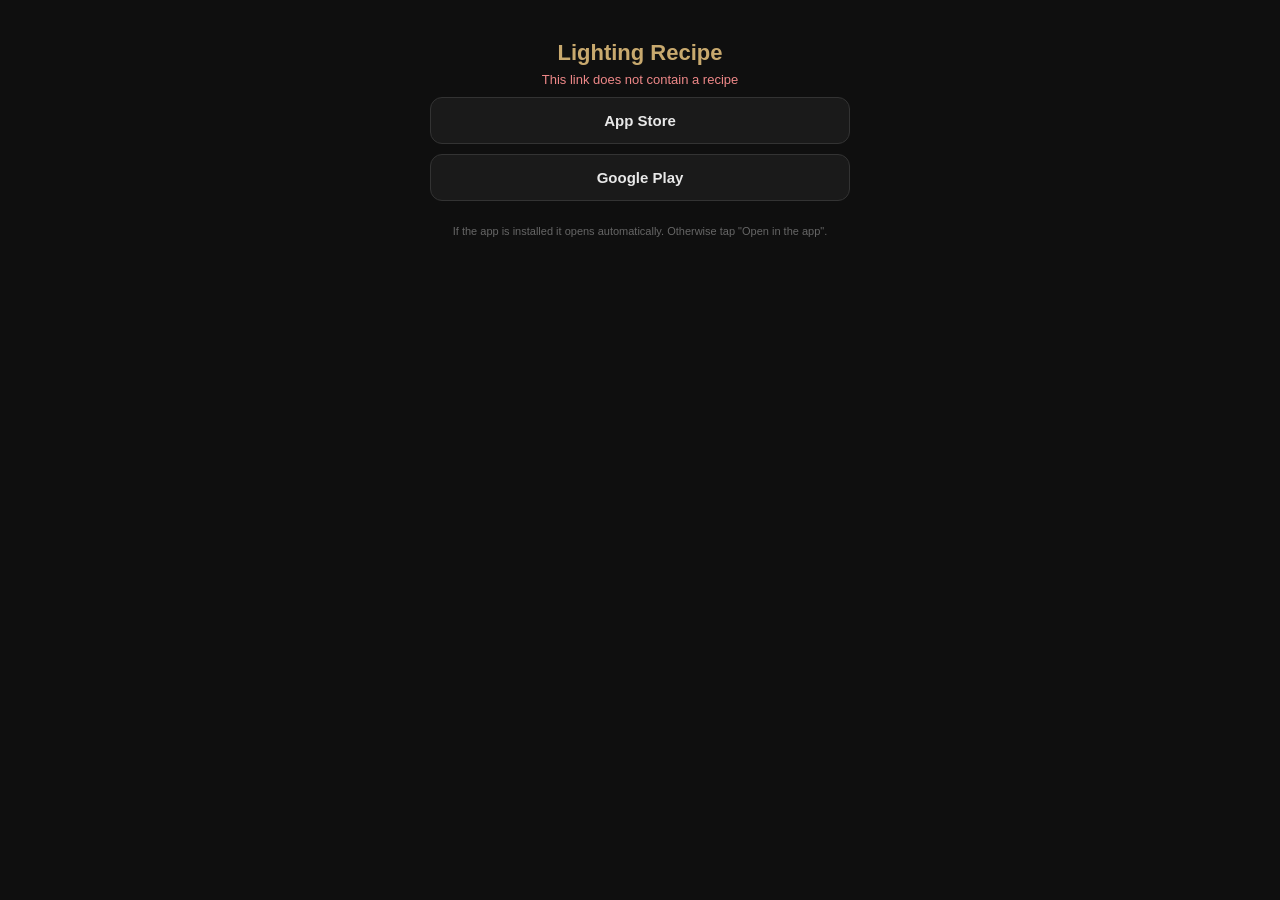
<file: s/index.html>
<!DOCTYPE html>
<html lang="ja">
<head>
<meta charset="UTF-8">
<meta name="viewport" content="width=device-width,initial-scale=1,viewport-fit=cover">
<meta name="robots" content="noindex">
<title>Lighting Recipe</title>
<!--
  ⭐9/15 レシピ共有リンクの着地ページ。
  URL: https://mafmafgs-source.github.io/lighting-recipe/s/#<カプセル>
  ・カプセルは # の後ろ（フラグメント）＝サーバーには送られない。
  ・開いた瞬間にアプリの独自スキーム lightingrecipe://share?d=<カプセル> を呼んでアプリを起動する。
    起動しない環境（アプリ未インストール・内蔵ブラウザ）のためにボタンとストアのリンクを出す。
  ・Web版で開く＝../index.html?share=<カプセル>（Web版は公開していないが動く）。
  ・次段: Universal Links / App Links（ルートの .well-known）でこのページを経由せず直起動。
-->
<style>
  body{margin:0;background:#0f0f0f;color:#e8e8e8;font-family:-apple-system,BlinkMacSystemFont,"Segoe UI",Roboto,"Hiragino Sans","Noto Sans JP",sans-serif}
  .wrap{max-width:420px;margin:0 auto;padding:40px 20px calc(env(safe-area-inset-bottom,0px) + 40px)}
  .logo{font-size:22px;font-weight:800;color:#c8a96e;text-align:center;margin-bottom:6px}
  .sub{font-size:13px;color:#888;text-align:center;line-height:1.6;margin-bottom:28px}
  .btn{display:block;width:100%;box-sizing:border-box;padding:14px;border-radius:12px;border:none;font-size:15px;font-weight:800;text-align:center;text-decoration:none;cursor:pointer;margin-top:10px;-webkit-tap-highlight-color:transparent}
  .btn-app{background:#c8a96e;color:#0f0f0f}
  .btn-store{background:#1a1a1a;color:#e8e8e8;border:1px solid #333}
  .btn-web{background:transparent;color:#7fb0ff;border:1px solid #3d6fb8}
  .note{font-size:11px;color:#666;line-height:1.6;margin-top:22px;text-align:center}
  .err{color:#e88;font-size:13px;text-align:center}
</style>
</head>
<body>
<div class="wrap">
  <div class="logo">Lighting Recipe</div>
  <div class="sub" id="sub">共有されたライティングレシピを開きます</div>
  <a class="btn btn-app" id="btnApp" href="#">📱 アプリで開く</a>
  <a class="btn btn-store" id="btnCopy" href="#" style="display:none">🔗 リンクをコピー</a>
  <a class="btn btn-store" id="btnIos" href="https://apps.apple.com/app/id6794828630" target="_blank" rel="noopener">App Store</a>
  <a class="btn btn-store" id="btnPlay" href="https://play.google.com/store/apps/details?id=app.lightingrecipe" target="_blank" rel="noopener">Google Play</a>
  <a class="btn btn-web" id="btnWeb" href="#">🌐 ブラウザで開く</a>
  <div class="note" id="note">アプリが入っていれば自動で開きます。開かない場合は「アプリで開く」を押してください。</div>
</div>
<script>
(function(){
  var L={
    ja:{sub:'共有されたライティングレシピを開きます',app:'📱 アプリで開く',web:'🌐 ブラウザで開く',note:'アプリが入っていれば自動で開きます。開かない場合は「アプリで開く」を押してください。',bad:'このリンクにはレシピが入っていません',inapp:'アプリ内ブラウザではアプリを起動できないことがあります。開かない場合は、このリンクをコピーして Safari や Chrome などのブラウザで開いてからもう一度お試しください。iPhone はアプリの最新版が必要です',copy:'🔗 リンクをコピー',copied:'リンクをコピーしました'},
    en:{sub:'Open the shared lighting recipe',app:'📱 Open in the app',web:'🌐 Open in browser',note:'If the app is installed it opens automatically. Otherwise tap "Open in the app".',bad:'This link does not contain a recipe',inapp:'In-app browsers may not be able to launch the app. If nothing happens, copy this link and open it in Safari or Chrome, then try again. On iPhone the latest app version is required',copy:'🔗 Copy link',copied:'Link copied'},
    zh:{sub:'打开共享的布光配方',app:'📱 在应用中打开',web:'🌐 在浏览器中打开',note:'已安装应用时会自动打开。若未打开，请点击“在应用中打开”。',bad:'此链接不包含配方',inapp:'应用内浏览器可能无法启动应用。若没有反应，请复制此链接，在 Safari 或 Chrome 中打开后再试。iPhone 需要最新版应用',copy:'🔗 复制链接',copied:'已复制链接'},
    ko:{sub:'공유된 라이팅 레시피를 엽니다',app:'📱 앱에서 열기',web:'🌐 브라우저에서 열기',note:'앱이 설치되어 있으면 자동으로 열립니다. 열리지 않으면 "앱에서 열기"를 누르세요.',bad:'이 링크에는 레시피가 없습니다',inapp:'앱 내 브라우저에서는 앱을 열 수 없을 수 있습니다. 반응이 없으면 이 링크를 복사해 Safari나 Chrome에서 연 뒤 다시 시도하세요. iPhone은 최신 앱 버전이 필요합니다',copy:'🔗 링크 복사',copied:'링크를 복사했습니다'},
    de:{sub:'Geteiltes Lichtrezept öffnen',app:'📱 In der App öffnen',web:'🌐 Im Browser öffnen',note:'Ist die App installiert, öffnet sie sich automatisch. Sonst „In der App öffnen“ antippen.',bad:'Dieser Link enthält kein Rezept',inapp:'In-App-Browser können die App oft nicht starten. Passiert nichts, kopiere diesen Link, öffne ihn in Safari oder Chrome und versuche es erneut. Auf dem iPhone ist die neueste App-Version nötig',copy:'🔗 Link kopieren',copied:'Link kopiert'},
    fr:{sub:'Ouvrir la recette d’éclairage partagée',app:'📱 Ouvrir dans l’app',web:'🌐 Ouvrir dans le navigateur',note:'Si l’app est installée, elle s’ouvre automatiquement. Sinon, touchez « Ouvrir dans l’app ».',bad:'Ce lien ne contient pas de recette',inapp:'Les navigateurs intégrés aux apps ne peuvent pas toujours lancer l’app. Si rien ne se passe, copiez ce lien, ouvrez-le dans Safari ou Chrome, puis réessayez. Sur iPhone, la dernière version de l’app est requise',copy:'🔗 Copier le lien',copied:'Lien copié'},
    it:{sub:'Apri la ricetta di illuminazione condivisa',app:'📱 Apri nell’app',web:'🌐 Apri nel browser',note:'Se l’app è installata si apre automaticamente. Altrimenti tocca “Apri nell’app”.',bad:'Questo link non contiene una ricetta',inapp:'I browser interni alle app potrebbero non avviare l’app. Se non succede nulla, copia questo link, aprilo in Safari o Chrome e riprova. Su iPhone serve l’ultima versione dell’app',copy:'🔗 Copia link',copied:'Link copiato'},
    es:{sub:'Abrir la receta de iluminación compartida',app:'📱 Abrir en la app',web:'🌐 Abrir en el navegador',note:'Si la app está instalada se abre automáticamente. Si no, toca «Abrir en la app».',bad:'Este enlace no contiene una receta',inapp:'Los navegadores integrados en apps pueden no abrir la app. Si no ocurre nada, copia este enlace, ábrelo en Safari o Chrome y vuelve a intentarlo. En iPhone se necesita la última versión de la app',copy:'🔗 Copiar enlace',copied:'Enlace copiado'}
  };
  var lang=(navigator.language||'en').slice(0,2); if(!L[lang]) lang='en';
  var t=L[lang]; document.documentElement.lang=lang;
  document.getElementById('sub').textContent=t.sub;
  document.getElementById('btnApp').textContent=t.app;
  document.getElementById('btnWeb').textContent=t.web;
  document.getElementById('note').textContent=t.note;

  // カプセルは ?d= を優先し、# でも受ける（X など一部のサービスは # 以降を落とすことがあるため ?d= を正とする）
  var cap='';
  try{ cap=(new URLSearchParams(location.search).get('d')||'').trim(); }catch(e){}
  if(!cap) cap=(location.hash||'').replace(/^#/,'').trim();
  if(!/^[01][A-Za-z0-9_-]+$/.test(cap)){
    document.getElementById('sub').textContent=t.bad; document.getElementById('sub').className='err';
    document.getElementById('btnApp').style.display='none'; document.getElementById('btnWeb').style.display='none';
    return;
  }
  var ua=navigator.userAgent||'';
  var isIOS=/iP(hone|od|ad)/.test(ua)||(navigator.platform==='MacIntel'&&navigator.maxTouchPoints>1);
  var isAndroid=/Android/i.test(ua);
  var schemeUrl='lightingrecipe://share?d='+cap;
  // Android は intent:// が最も確実（Chrome / Chrome Custom Tabs。未インストールならこのページに戻る）
  var selfUrl=location.href.split('#')[0];
  var intentUrl='intent://share?d='+cap+'#Intent;scheme=lightingrecipe;package=app.lightingrecipe;S.browser_fallback_url='+encodeURIComponent(selfUrl)+';end';
  var appUrl=isAndroid?intentUrl:schemeUrl;
  var webUrl='../index.html?share='+encodeURIComponent(cap);
  document.getElementById('btnApp').href=appUrl;
  document.getElementById('btnWeb').href=webUrl;
  if(isIOS) document.getElementById('btnPlay').style.display='none';
  if(isAndroid) document.getElementById('btnIos').style.display='none';
  // 開いた瞬間にアプリを呼ぶ（入っていなければ何も起きない＝ボタンが残る）。
  // ⚠️X などのアプリ内ブラウザは「操作なしの起動」を止めることがある→その場合は「アプリで開く」のタップで起動する
  if(isIOS||isAndroid){ setTimeout(function(){ try{ location.href=appUrl; }catch(e){} },250); }
  // アプリ内ブラウザ（X / Instagram / LINE 等）ではボタンも効かないことがある→端末のブラウザで開く案内
  var inApp=/FBAN|FBAV|Instagram|Line\/|Twitter|X\/|TwitterAndroid|wv\)/i.test(ua);
  if(inApp){ var n=document.getElementById('note'); n.textContent=t.inapp; n.style.color='#c8a96e';
    var cb=document.getElementById('btnCopy'); cb.textContent=t.copy; cb.style.display='block';
    cb.onclick=function(e){ e.preventDefault(); var u=location.href; var done=function(){ cb.textContent='✓ '+t.copied; };
      if(navigator.clipboard&&navigator.clipboard.writeText){ navigator.clipboard.writeText(u).then(done,function(){ window.prompt('URL',u); }); } else { window.prompt('URL',u); } }; }
})();
</script>
</body>
</html>
</file>
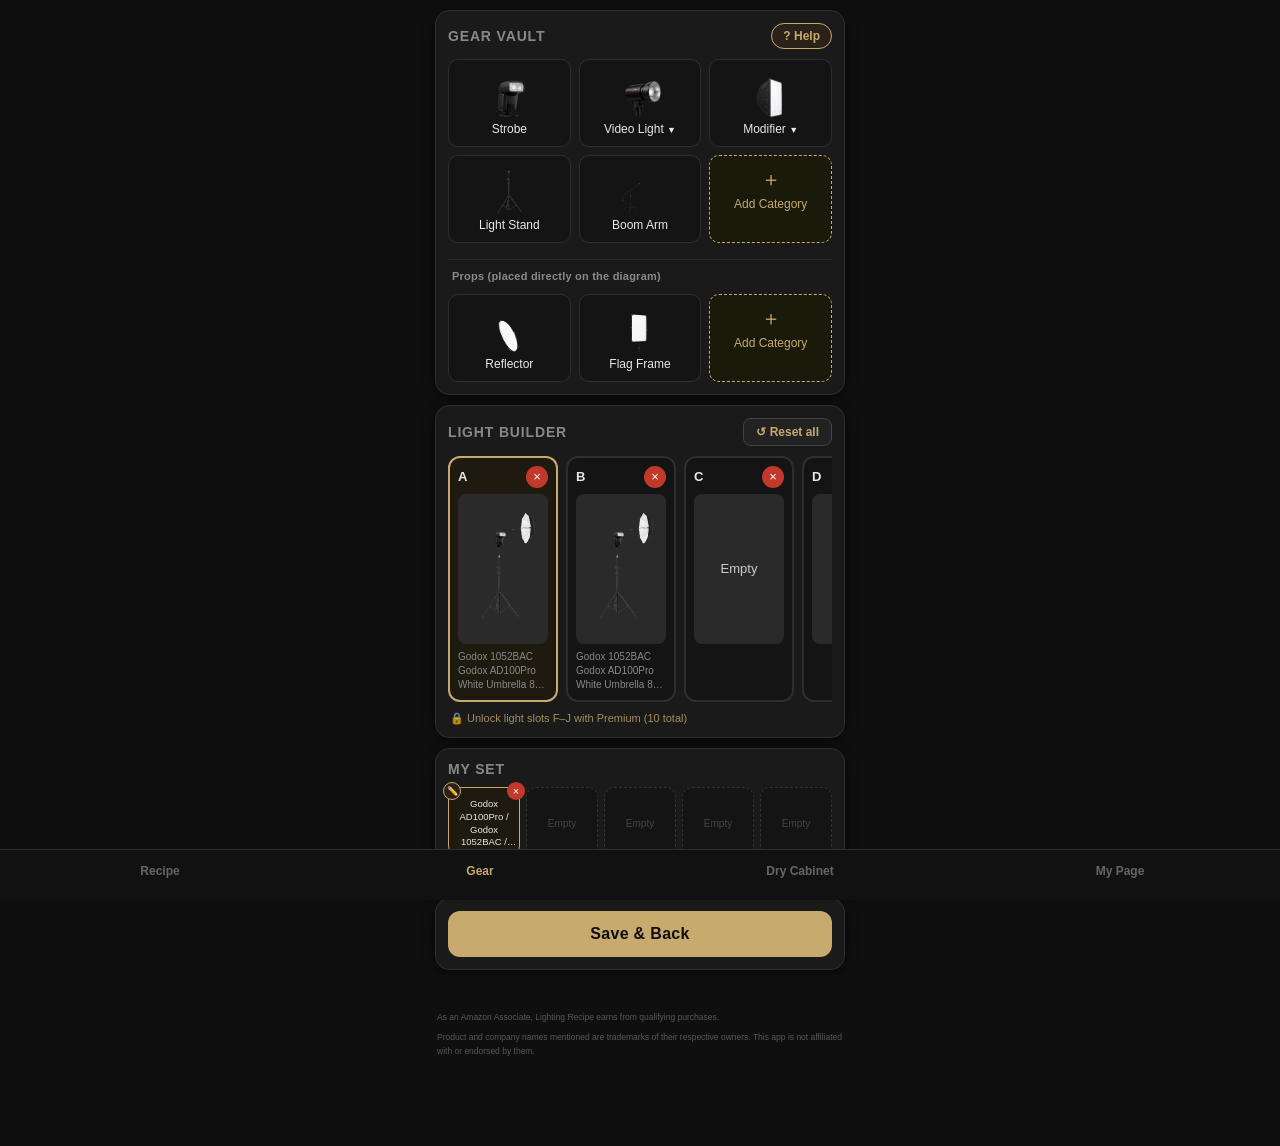
<file: builder.html>
<!DOCTYPE html>
<html lang="ja">
<head>
<meta charset="utf-8">
<meta name="viewport" content="width=device-width,initial-scale=1">
<title>Lighting Recipe – Builder v1.3</title>
<link rel="manifest" href="manifest.json">
<link rel="apple-touch-icon" href="icons/apple-touch-icon.png">
<meta name="apple-mobile-web-app-capable" content="yes">
<meta name="apple-mobile-web-app-status-bar-style" content="black-translucent">
<meta name="apple-mobile-web-app-title" content="LR">
<meta name="theme-color" content="#0f0f0f">
<style>
*{box-sizing:border-box;margin:0;padding:0}
body{-webkit-tap-highlight-color:transparent;-webkit-text-size-adjust:100%;font-family:'Helvetica Neue',Arial,sans-serif;background:#0f0f0f;color:#e8e8e8}
.wrap{max-width:430px;margin:auto;padding:10px}

/* ── カード ── */
.card{background:#1a1a1a;border-radius:14px;padding:12px;margin-bottom:10px;box-shadow:0 2px 12px rgba(0,0,0,.5);border:1px solid #2e2e2e}
.card h3{font-size:14px;font-weight:700;color:#888;margin-bottom:10px;letter-spacing:.06em;text-transform:uppercase}
.card-head{display:flex;align-items:center;justify-content:space-between;gap:10px;margin-bottom:10px}
.card-head h3{margin-bottom:0}
.btn-reset-lights{flex-shrink:0;padding:6px 12px;border:1px solid #444;border-radius:8px;background:#222;color:#c8a96e;font-size:12px;font-weight:700;cursor:pointer;-webkit-tap-highlight-color:transparent}
.btn-reset-lights:active{background:#2a2218}
.btn-help{flex-shrink:0;padding:5px 11px;border:1px solid #c8a96e;border-radius:14px;background:#2a2218;color:#c8a96e;font-size:12px;font-weight:700;cursor:pointer;-webkit-tap-highlight-color:transparent}
.btn-help:active{background:#3a3020}
.gm-overlay{display:none;position:fixed;inset:0;background:rgba(0,0,0,.72);z-index:520;align-items:center;justify-content:center;padding:20px}
.gm-card{background:#1e1e1e;border:1px solid #333;border-radius:16px;max-width:380px;width:100%;max-height:82vh;overflow-y:auto;padding:20px;box-shadow:0 8px 40px rgba(0,0,0,.6)}
.gm-head{display:flex;justify-content:space-between;align-items:center;margin-bottom:14px}
.gm-title{font-size:15px;font-weight:700;color:#e8e8e8}
.gm-close{background:none;border:none;color:#888;font-size:20px;cursor:pointer;line-height:1;padding:0 2px}
.gm-body{font-size:12.5px;color:#c2c2c2;line-height:1.75}
.gm-body b{color:#c8a96e;font-weight:700}
.gm-body p{margin:0 0 10px}

/* ── カテゴリグリッド ── */
.grid{display:grid;grid-template-columns:repeat(3,1fr);gap:8px}
.cat-divider{grid-column:1/-1;margin:8px 0 -2px;padding:9px 4px 3px;border-top:1px solid #2e2e2e;font-size:11px;font-weight:700;color:#8a8a8a;letter-spacing:.02em;line-height:1.45}

/* 通常タイル */
.tile{border:1px solid #2e2e2e;border-radius:10px;padding:10px 6px;text-align:center;background:#141414;cursor:pointer;font-size:12px;color:#e8e8e8;transition:background .15s,border-color .15s}
.tile:active,.tile.active-cat{background:#2a2218;border-color:#c8a96e;color:#c8a96e}
.tile .icon{font-size:20px;display:block;margin-bottom:4px}
.tile .icon-img{width:48px;height:48px;object-fit:contain;display:block;margin:0 auto 4px;border-radius:6px}
/* サブカテゴリ展開パネル（開いている場所が分かるよう他リストと同じ金枠に） */
.subcat-panel{grid-column:1/-1;background:#232019;border:1.5px solid #c8a96e;border-radius:10px;padding:8px;margin-top:-4px;box-shadow:0 4px 16px rgba(0,0,0,.5)}
/* サブパネル内の機材リストは金枠が二重にならないよう枠を消して馴染ませる */
.subcat-panel .item-panel{border:none;box-shadow:none;background:transparent;padding:8px 2px 0;margin-top:8px}
.subcat-grid{display:grid;grid-template-columns:repeat(3,1fr);gap:6px}
.tile-sub{border:1px solid #2e2e2e;border-radius:8px;padding:8px 4px;text-align:center;background:#1a1a1a;cursor:pointer;font-size:11px;color:#e8e8e8;transition:background .15s}
.tile-sub:active,.tile-sub.active-cat{background:#2a2218;border-color:#c8a96e;color:#c8a96e}
.tile-sub .icon-img{width:40px;height:40px;object-fit:contain;display:block;margin:0 auto 3px;border-radius:4px}

/* 機材リストパネル（大アイコン／中アイコンの直下にインライン表示） */
.item-panel{grid-column:1/-1;background:#232019;border:1.5px solid #c8a96e;border-radius:10px;padding:10px;margin-top:-4px;box-shadow:0 4px 16px rgba(0,0,0,.5)}
.item-panel .cat-header{margin-bottom:8px}
.item-panel .cat-header h3{font-size:13px;color:#e8e8e8;text-transform:none;letter-spacing:0;font-weight:700;margin-bottom:0}

/* 追加ボタンタイル */
.tile-add{border:1.5px dashed #c8a96e;color:#c8a96e;background:#1a1a0a}
/* 資産専用タイル（レンズ等）：ライティング機材とは別枠であることを控えめに示す */
.tile-asset{border:1px solid #3a4657;background:#12161c;color:#9db4c8}
.tile-asset:active,.tile-asset.active-cat{background:#182430;border-color:#6f97b8;color:#a9c6dc}

/* 新規（未設定）カスタムタイル */
.tile-new{border:1.5px dashed #333;color:#555;background:#141414;position:relative}
.tile-new .icon{font-size:20px;display:block;margin-bottom:4px}

/* カテゴリヘッダー */
.cat-header{display:flex;align-items:center;justify-content:space-between;margin-bottom:10px}
.cat-header h3{margin-bottom:0}
.cat-title-wrap{display:flex;align-items:center;gap:8px;flex-wrap:wrap;min-width:0}
.cat-note{font-size:10px;color:#8ba7bf;font-weight:600;line-height:1.3}
.cat-actions{display:flex;gap:6px}
.btn-cat-edit,.btn-cat-del{background:none;border:1px solid #333;border-radius:6px;padding:4px 10px;font-size:11px;font-weight:600;cursor:pointer;-webkit-tap-highlight-color:transparent}
.btn-cat-edit{color:#c8a96e;border-color:#c8a96e}
.btn-cat-edit:active{background:#2a2218}
.btn-cat-del{color:#888;border-color:#444}
.btn-cat-del:active{color:#c0392b;border-color:#c0392b}

/* ── 機材リスト ── */
.item{display:flex;align-items:center;gap:10px;padding:10px 6px;border-bottom:1px solid #222;cursor:pointer;transition:background .1s}
.item:last-child{border-bottom:none}
.item:active{background:#202020}
.thumb{width:36px;height:36px;border-radius:8px;background:#252525;display:flex;align-items:center;justify-content:center;font-size:18px;flex-shrink:0}
.item-name{font-size:14px;flex:1;color:#e8e8e8}
.item-sub{font-size:11px;color:#666;display:block}

/* 機材追加行 */
.item-add{background:#1a1a0a}
.item-add .thumb{background:#252218;color:#c8a96e}
.item-add .item-name{color:#c8a96e;font-weight:600}

/* スライド表示 */
.items-scroll{overflow-x:auto;display:flex;gap:0;flex-direction:column}
.show-more{text-align:center;padding:8px;font-size:12px;color:#c8a96e;cursor:pointer;border-top:1px solid #222}

/* ── ライトカード列 ── */
.lightRow{display:flex;gap:8px;overflow-x:auto;padding-bottom:4px}
/* プレミアム枠の案内（無料ユーザーのみ表示・タップでサブスク案内） */
.upsell-note{font-size:11px;color:#c8a96e;opacity:.8;margin:6px 2px 0;cursor:pointer;user-select:none}
.upsell-note:active{opacity:1}
.lightCard{width:110px;flex-shrink:0;overflow:hidden;border:2px solid #2e2e2e;border-radius:12px;padding:8px;background:#141414;cursor:pointer;transition:border-color .15s}
.lightCard.active{border-color:#c8a96e;background:#1e1a10}
.lc-header{display:flex;justify-content:space-between;align-items:center;margin-bottom:6px}
.lc-label{font-weight:700;font-size:13px;color:#e8e8e8}
.btn-clear{background:#c0392b;color:#fff;border:none;border-radius:50%;width:22px;height:22px;font-size:13px;cursor:pointer;line-height:1}
.preview{font-size:24px;min-height:150px;display:flex;align-items:flex-end;justify-content:center;gap:3px;margin-bottom:6px;padding:4px 2px;overflow:hidden;background:#2a2a2a;border-radius:8px}
.preview-base-col{display:flex;flex-direction:column;align-items:center;gap:0;flex-shrink:0}
.preview-base-col img{display:block}
.preview-mod-col{display:flex;flex-direction:column;align-items:center;justify-content:flex-end;gap:2px;flex-shrink:0}
.tag{display:block;font-size:10px;color:#888;line-height:1.4;white-space:nowrap;overflow:hidden;text-overflow:ellipsis}

/* ── ゴミ箱ボタン ── */
.item-del{background:none;border:none;font-size:17px;color:#444;cursor:pointer;padding:0 2px;flex-shrink:0;line-height:1;margin-left:auto}
.item-del:active{color:#c0392b}
.thumb-img{width:100%;height:100%;object-fit:cover;border-radius:8px}
.item-amz{background:none;border:1px solid #c8a96e;color:#c8a96e;border-radius:6px;font-size:9px;font-weight:700;padding:3px 5px;cursor:pointer;flex-shrink:0;line-height:1.2;white-space:nowrap;text-decoration:none;display:flex;align-items:center;gap:2px}
.item-amz:active{background:#2a2218}

/* マイセット追加ボタン（ゴミ箱の隣） */
.item-myset-add{background:none;border:none;font-size:16px;color:#c8a96e;cursor:pointer;padding:0 3px;flex-shrink:0;line-height:1}
.item-myset-add:active{opacity:.5}
.item-price-btn{background:none;border:none;font-size:14px;color:#7ac87a;cursor:pointer;padding:0 3px;flex-shrink:0;line-height:1}
.item-price-btn:active{opacity:.5}
.item-price-tag{font-size:10px;color:#7ac87a;display:block;margin-top:1px}

/* マイセット枠 */
.myset-row{display:grid;grid-template-columns:repeat(5,1fr);gap:6px}
.myset-slot{position:relative;border:1.5px dashed #333;border-radius:10px;padding:10px 4px 6px;min-height:60px;display:flex;align-items:center;justify-content:center;text-align:center;background:#141414}
.myset-slot:not(.empty){border-style:solid;border-color:#c8a96e;background:#1e1a10;cursor:pointer}
.myset-slot:not(.empty):active{background:#2a2218}
.myset-empty-label{font-size:10px;color:#444}
.myset-name{font-size:9.5px;color:#e8e8e8;line-height:1.35;word-break:break-word;display:-webkit-box;-webkit-line-clamp:4;-webkit-box-orient:vertical;overflow:hidden}
.myset-del{position:absolute;top:-6px;right:-6px;width:18px;height:18px;background:#c0392b;color:#fff;border:none;border-radius:50%;font-size:11px;line-height:18px;text-align:center;cursor:pointer;padding:0}
.myset-edit{position:absolute;top:-6px;left:-6px;width:18px;height:18px;background:#2a2218;color:#c8a96e;border:1px solid #c8a96e;border-radius:50%;font-size:9px;line-height:16px;text-align:center;cursor:pointer;padding:0}
.myset-pick-row{display:flex;align-items:center;padding:11px 12px;border:1px solid #333;border-radius:9px;cursor:pointer;background:#141414;transition:background .1s}
.myset-pick-row:active{background:#202020}
.myset-pick-num{font-size:11px;color:#666;width:18px;flex-shrink:0}
.myset-pick-name{flex:1;margin-left:6px;font-size:13px;color:#e8e8e8;overflow:hidden;text-overflow:ellipsis;white-space:nowrap}
.myset-edit-row{display:flex;align-items:center;justify-content:space-between;padding:9px 10px;border:1px solid #333;border-radius:8px;background:#141414;margin-bottom:8px}
.myset-edit-row span{font-size:13px;color:#e8e8e8;overflow:hidden;text-overflow:ellipsis;white-space:nowrap;flex:1}
.myset-edit-del{background:none;border:none;color:#c0392b;font-size:15px;cursor:pointer;padding:0 4px;flex-shrink:0}
.myset-edit-hint{font-size:11px;color:#666;line-height:1.6;margin-top:4px}

/* 追加ダイアログ（中央） */
.toast{position:fixed;top:50%;left:50%;transform:translate(-50%,-40%);background:#1e1e1e;color:#e8e8e8;border:1px solid #c8a96e;border-radius:14px;padding:18px 28px;font-size:14px;font-weight:600;text-align:center;box-shadow:0 8px 32px rgba(0,0,0,.6);opacity:0;transition:opacity .2s,transform .2s;z-index:999;pointer-events:none;white-space:nowrap}
.toast.show{opacity:1;transform:translate(-50%,-50%)}
.btn-save{width:100%;padding:14px;border:none;border-radius:12px;background:#c8a96e;color:#0f0f0f;font-size:16px;font-weight:700;cursor:pointer;letter-spacing:.02em}
.btn-save:active{background:#b8956a}

/* ── オーバーレイ ── */
#overlay{display:none;position:fixed;inset:0;background:rgba(0,0,0,.75);z-index:100;align-items:center;justify-content:center;padding:20px}
.dlg{background:#1e1e1e;border-radius:16px;padding:20px;width:100%;max-width:360px;box-shadow:0 8px 40px rgba(0,0,0,.6);border:1px solid #333}
.dlg-title{font-size:16px;font-weight:700;margin-bottom:14px;color:#e8e8e8}
.dlg-body{margin-bottom:16px}
.dlg-field{margin-bottom:12px}
.dlg-field label{font-size:12px;color:#888;display:block;margin-bottom:4px;font-weight:600}
.dlg-field input{width:100%;padding:10px;border:1px solid #333;border-radius:8px;font-size:14px;outline:none;background:#141414;color:#e8e8e8}
.dlg-field input:focus{border-color:#c8a96e}
/* 光源トグルスイッチ */
.dlg-toggle{display:flex;align-items:center;justify-content:space-between;gap:10px}
.dlg-toggle .tg-label{font-size:13px;color:#e8e8e8;font-weight:600}
.tg-switch{position:relative;display:inline-block;width:46px;height:26px;flex-shrink:0}
.tg-switch input{opacity:0;width:0;height:0;position:absolute}
.tg-track{position:absolute;inset:0;background:#2a2a2a;border:1px solid #3a3a3a;border-radius:13px;cursor:pointer;transition:background .15s,border-color .15s}
.tg-track:before{content:'';position:absolute;left:3px;top:3px;width:18px;height:18px;background:#888;border-radius:50%;transition:transform .15s,background .15s}
.tg-switch input:checked + .tg-track{background:#2a2218;border-color:#c8a96e}
.tg-switch input:checked + .tg-track:before{transform:translateX(20px);background:#c8a96e}
.dlg-btns{display:flex;gap:8px}
.btn-cancel{flex:1;padding:12px;border:1px solid #333;border-radius:10px;background:#252525;font-size:14px;cursor:pointer;color:#aaa}
.btn-ok{flex:1;padding:12px;border:none;border-radius:10px;background:#c8a96e;color:#0f0f0f;font-size:14px;font-weight:700;cursor:pointer}

/* アイコンピッカー */
.icon-picker{display:flex;flex-wrap:wrap;gap:6px;margin-top:6px}
.icon-opt{font-size:22px;cursor:pointer;padding:6px;border-radius:8px;border:2px solid transparent;transition:border-color .1s}
.icon-opt.selected{border-color:#c8a96e;background:#2a2218}
/* タブバー */
.tab-bar{position:fixed;bottom:0;left:0;right:0;display:flex;background:#111;border-top:1px solid #2e2e2e;z-index:500;max-width:100%}
.tab-bar a{flex:1;display:flex;align-items:flex-start;justify-content:center;padding:14px 0 calc(env(safe-area-inset-bottom,0px) + 22px);text-decoration:none;font-size:12px;font-weight:600;color:#666;-webkit-tap-highlight-color:transparent;transition:color .15s}
.tab-bar a.active{color:#c8a96e}
.tab-spacer{height:82px}
/* 法的表示（Amazonアソシエイト開示・商標帰属） */
.legal-note{max-width:430px;margin:20px auto 0;padding:0 12px;font-size:8.5px;line-height:1.7;color:#585858}
.legal-note p{margin:0 0 5px}
</style>
</head>
<body>
<div class="wrap">

  <!-- 機材倉庫 -->
  <div class="card">
    <div class="card-head">
      <h3 id="warehouseTitle">機材倉庫</h3>
      <button class="btn-help" onclick="openGearManual()" aria-label="使い方">? <span data-i18n="gearManualBtn">使い方</span></button>
    </div>
    <div id="vaultTotal" style="font-size:13px;font-weight:700;color:#c8a96e;margin:2px 0 10px;display:none;line-height:1.5"></div>
    <div class="grid" id="catGrid"></div>
  </div>

  <!-- Light Builder -->
  <div class="card">
    <div class="card-head">
      <h3 id="builderTitle">Light Builder</h3>
      <button class="btn-reset-lights" onclick="resetAllLights()" data-i18n="resetLights">↺ 一括リセット</button>
    </div>
    <div class="lightRow" id="lightRow"></div>
    <div class="upsell-note" data-i18n="upsellLights" onclick="alert(T.subInfo)">🔒 プレミアムでライト枠 F〜J を解放（全10枠）</div>
  </div>

  <!-- マイセット -->
  <div class="card">
    <h3 id="mySetTitle">マイセット</h3>
    <div class="myset-row" id="mySetRow"></div>
    <div class="upsell-note" data-i18n="upsellMyset" onclick="alert(T.subInfo)">🔒 プレミアムでマイセット10枠（無料は5枠）</div>
  </div>

  <!-- 保存 -->
  <div class="card">
    <button class="btn-save" onclick="saveAndExit()" id="saveBtn">保存して戻る</button>
  </div>

</div>

<!-- 機材倉庫の使い方 -->
<div class="gm-overlay" id="gearManual" onclick="if(event.target===this)closeGearManual()">
  <div class="gm-card">
    <div class="gm-head">
      <div class="gm-title" data-i18n="gearManualTitle">機材倉庫の使い方</div>
      <button class="gm-close" onclick="closeGearManual()" aria-label="close">✕</button>
    </div>
    <div class="gm-body" id="gearManualBody">
      <p><b data-i18n="gmAddHead">📦 機材を追加</b><br><span data-i18n="gmAddBody">各カテゴリの枠をタップ →「＋追加」でメーカー・型番・価格・写真を登録。メーカー名と型番は候補から選べます（自由入力も可）。</span></p>
      <p><b data-i18n="gmLightHead">💡 光源スイッチ</b><br><span data-i18n="gmLightBody">ライト機材の自作カテゴリでは「光源として扱う」のON/OFFで、ライトか小物（モディファイア）かを切り替えられます。※撮影小物のカテゴリは常に非光源です。</span></p>
      <p><b data-i18n="gmBuilderHead">🔦 ライトビルダー</b><br><span data-i18n="gmBuilderBody">ライトを選んで配置・出力・色を設定。「↺ 一括リセット」で全ライトを消灯します。</span></p>
      <p><b data-i18n="gmMysetHead">📌 マイセット</b><br><span data-i18n="gmMysetBody">各機材の 📌 ボタンから、よく使うライトの組み合わせを保存して、ワンタップで呼び出せます。</span></p>
      <p><b data-i18n="gmTotalHead">💰 合計表示</b><br><span data-i18n="gmTotalBody">機材合計＝倉庫の機材のみ／資産合計＝それに防湿庫のカメラ・レンズを加えた総額（いずれも価格を入力した機材のみ集計）。</span></p>
    </div>
  </div>
</div>

<!-- オーバーレイ -->
<div id="overlay">
  <div class="dlg">
    <div class="dlg-title" id="dlgTitle"></div>
    <div class="dlg-body" id="dlgBody"></div>
    <div class="dlg-btns">
      <button class="btn-cancel" onclick="closeOverlay()" id="dlgCancel" data-i18n="cancel">キャンセル</button>
      <button class="btn-ok" id="dlgOk">OK</button>
    </div>
  </div>
</div>

<script src='i18n.js'></script>
<script src='lib/brand-select.js'></script>
<script>
// ══════════════════════════════════════
//  i18n：ブラウザ言語自動検出
// ══════════════════════════════════════
// i18n: loaded from shared i18n.js (I18N_DATA / detectLang / LANG / T are provided globally)

// ══════════════════════════════════════════════
//  定数
// ══════════════════════════════════════════════
// Amazon アソシエイトタグ
const AMAZON_TAG = 'hiroyukinak01-22';
function amazonUrl(query){
  const q=encodeURIComponent(query);
  return `https://www.amazon.co.jp/s?k=${q}&tag=${AMAZON_TAG}`;
}
// 既存のAmazon URLにアフィリエイトタグを付与
function appendAmazonTag(url){
  try{
    const u=new URL(url);
    u.searchParams.set('tag',AMAZON_TAG);
    return u.toString();
  }catch(e){
    // URL形式でない場合はそのまま返す
    return url;
  }
}
// 機材からAmazon URLを取得（直リンク優先、なければ検索URL）
function getItemAmzUrl(item, name){
  if(typeof item==='object' && item.amzUrl) return item.amzUrl;
  const searchQuery=(typeof item==='object' && item.maker)?item.maker+' '+item.model:(typeof item==='object'?item.model:name);
  return amazonUrl(searchQuery);
}

const ICONS_LIST = ['⚡','💡','⬡','△','┐','◻','🎯','🔦','🌟','🎬','🖼️','🔧','💎','🎨','📐','🧲','🔭','🎞️','💼','🗂️'];
const VISIBLE_COUNT = 5; // 最初に表示する件数

// ══════════════════════════════════════════════
//  デフォルトデータ
// ══════════════════════════════════════════════
const DEFAULT_CATS = [
  { id:'strobe',    icon:'⚡', imgPath:'icons/strobe.png',    get label(){ return T.cats.strobe; } },
  { id:'video',     icon:'💡', imgPath:'icons/video.png',     get label(){ return T.cats.video; },
    subs:[
      { id:'video',       icon:'💡', imgPath:'icons/video.png',       get label(){ return T.cats.video; } },
      { id:'video_stick', icon:'💡', imgPath:'icons/video_stick.png', get label(){ return T.cats.video_stick; } },
      { id:'panel',       icon:'💡', imgPath:'icons/ledpanel.png',    get label(){ return T.cats.panel; } },
    ]
  },
  { id:'modifier',  icon:'⬡',  imgPath:'icons/softbox.png',  get label(){ return T.cats.modifier; },
    subs:[
      { id:'softbox',      icon:'⬡', imgPath:'icons/softbox.png',      get label(){ return T.cats.softbox; } },
      { id:'umbrella',     icon:'⬡', imgPath:'icons/umbrella.png',     get label(){ return T.cats.umbrella; } },
      { id:'beauty_dish',  icon:'⬡', imgPath:'icons/beauty_dish.png',  get label(){ return T.cats.beauty_dish; } },
      { id:'snoot',        icon:'⬡', imgPath:'icons/snoot.png',        get label(){ return T.cats.snoot; } },
      { id:'grid',         icon:'⬡', imgPath:'icons/grid.png',         get label(){ return T.cats.grid; } },
      { id:'fresnel',      icon:'⬡', imgPath:'icons/fresnel.png',      get label(){ return T.cats.fresnel; } },
    ]
  },
  { id:'stand',     icon:'△',  imgPath:'icons/stand.png',    get label(){ return T.cats.stand; } },
  { id:'boom',      icon:'┐',  imgPath:'icons/boom_stand.png', get label(){ return T.cats.boom; } },
  { id:'reflector', icon:'◻',  imgPath:'icons/reflector.png',get label(){ return T.cats.reflector; } },
  { id:'flag',      icon:'▬',  imgPath:'icons/flag.png',     get label(){ return T.cats.flag; } },
];

// デフォルト機材：{ maker, model } 形式（各カテゴリ、すぐ使えるサンプルとして先頭1点のみ残す）
const DEFAULT_DB = {
  strobe:    [
    {maker:'Godox', model:'AD100Pro'},
  ],
  video:     [
    {maker:'Godox', model:'Forza300'},
  ],
  video_stick:[
    {maker:'Godox', model:'TL60'},
  ],
  panel:     [
    {maker:'Nanlite', model:'MixPanel 60'},
  ],
  softbox:   [
    {maker:'', model:'120cm Octa'},
  ],
  umbrella:  [
    {maker:'', model:'White Umbrella 85cm'},
  ],
  beauty_dish:[
    {maker:'', model:'Beauty Dish 55cm'},
  ],
  snoot:     [
    {maker:'', model:'Snoot'},
  ],
  grid:      [
    {maker:'', model:'Honeycomb Grid'},
  ],
  fresnel:   [
    {maker:'', model:'フレネルレンズ'},
  ],
  stand:     [
    {maker:'Godox', model:'1052BAC'},
  ],
  boom:      [{maker:'', model:'Boom Arm'}],
  reflector: [
    {maker:'', model:'白レフ'},
    {maker:'', model:'黒レフ'},
    {maker:'', model:'カポック（白）'},
    {maker:'', model:'カポック（黒）'},
  ],
  flag:      [
    {maker:'', model:'Flag Frame S'},
  ],
};

// ══════════════════════════════════════════════
let customCats  = loadCustomCats();   // [{id, icon, label, items:[{maker,model}]}]
let pendingCats = loadPendingCats();  // グリッドに表示されているが未設定のダミー枠 [{id}]
let currentLight = 0;
let lights = loadLights();
let activeCatId = null;
let itemPanelShowAll = {}; // catId => boolean（「もっと見る」展開状態を保持）

// ══════════════════════════════════════════════
//  永続化
// ══════════════════════════════════════════════
function loadCustomCats() {
  try { return JSON.parse(localStorage.getItem('lr_customCats') || '[]'); } catch(e){ return []; }
}
function loadPendingCats() {
  try { return JSON.parse(localStorage.getItem('lr_pendingCats') || '[]'); } catch(e){ return []; }
}
function loadLights() {
  let s=null;
  try { s = JSON.parse(localStorage.getItem('lightingRecipeLights')); } catch(e){}
  const n=(typeof maxLights==='function')?maxLights():5;  // 無料5(A-E) / 有料10(A-J)
  const labels=(typeof LIGHT_LABELS!=='undefined')?LIGHT_LABELS:['A','B','C','D','E','F','G','H','I','J'];
  const arr=Array.isArray(s)?s:[];
  const out=[];
  for(let i=0;i<n;i++){ out.push(arr[i]||{id:labels[i], items:[], height:150, x:50, y:50, output:null}); }
  return out;
}
function saveCustomCats()  {
  // 画像データを除いた軽量版を保存、画像はIDBに別保存
  try{
    const slim=customCats.map(c=>({
      ...c,
      items:(c.items||[]).map(it=>{
        if(typeof it==='object'&&it.img){
          const {img,...rest}=it;
          return rest; // img除外
        }
        return it;
      })
    }));
    localStorage.setItem('lr_customCats', JSON.stringify(slim));
  }catch(e){ console.warn('saveCustomCats error:',e); }
  if(typeof updateVaultTotal==='function') updateVaultTotal();
}
function savePendingCats() { localStorage.setItem('lr_pendingCats', JSON.stringify(pendingCats)); }

// 機材倉庫の資産合計（価格が設定された全機材の合算・選択通貨で表示）
function computeVaultTotal(){
  // 機材（倉庫）のみ
  let equipSum=0, equipCount=0;
  const addEquip=it=>{ if(it && typeof it==='object' && it.price){ equipSum+=Number(it.price)||0; equipCount++; } };
  Object.values(DEFAULT_DB).flat().forEach(addEquip);
  customCats.forEach(c=>(c.items||[]).forEach(addEquip));
  // 防湿庫(cabinet.html)のカメラ・レンズ
  let cabSum=0, cabCount=0;
  try{
    const cab=JSON.parse(localStorage.getItem('lr_cabinet'));
    if(cab){ [...(cab.cameras||[]), ...(cab.lenses||[])].forEach(it=>{ if(it && it.price){ cabSum+=Number(it.price)||0; cabCount++; } }); }
  }catch(e){}
  return { equipSum, equipCount, totalSum:equipSum+cabSum, totalCount:equipCount+cabCount };
}
function updateVaultTotal(){
  const el=document.getElementById('vaultTotal');
  if(!el) return;
  const { equipSum, equipCount, totalSum, totalCount }=computeVaultTotal();
  if(!totalCount){ el.style.display='none'; return; }  // 価格設定済みの機材が無ければ非表示
  el.style.display='';
  const fmt=(v)=>(typeof formatMoney==='function')?formatMoney(v):String(v);
  const cnt=(n)=>(typeof T==='object' && typeof T.vaultCountWrap==='function')?T.vaultCountWrap(n):(n+'点');
  const equipLabel=(typeof T==='object' && T.equipTotalLabel)?T.equipTotalLabel:'機材合計';
  const assetLabel=(typeof T==='object' && T.vaultTotalLabel)?T.vaultTotalLabel:'資産合計';
  let html='';
  if(equipCount>0) html+='<div>'+equipLabel+': '+fmt(equipSum)+'（'+cnt(equipCount)+'）</div>';
  html+='<div>'+assetLabel+': '+fmt(totalSum)+'（'+cnt(totalCount)+'）</div>';
  el.innerHTML=html;
}

// 機材倉庫の使い方モーダル
function openGearManual(){ const m=document.getElementById('gearManual'); if(m) m.style.display='flex'; }
function closeGearManual(){ const m=document.getElementById('gearManual'); if(m) m.style.display='none'; }

// デフォルトカテゴリの機材一覧を保存（プリセット＋追加分の全件を丸ごと保存）
// ※以前は「追加分のみ」を保存していたが、それだとプリセット機材（AD100Pro等）の
//   価格編集が保存されなかったため、全件保存・読み込み時に丸ごと置き換える方式に変更
function saveDefaultAdditions(){
  try{
    const additions={};
    Object.keys(DEFAULT_DB).forEach(catId=>{
      additions[catId]=DEFAULT_DB[catId].map(it=>{
        if(typeof it==='object'&&it.img){const{img,...rest}=it;return rest;}
        return it;
      });
    });
    localStorage.setItem('lr_defaultAdditions',JSON.stringify(additions));
    // 新形式マーカー（別キー）：全件保存済み＝読込時は保存内容で丸ごと置換する。
    // ※ JSON の中にマーカーを入れると index.html 側の読み手（配列前提）が壊れるので別キーにしている
    localStorage.setItem('lr_defaultAdditions_full','1');
  }catch(e){}
  if(typeof updateVaultTotal==='function') updateVaultTotal();
}
// ══════════════════════════════════════════════
//  プリセット追加の配布（2026-08-31）
// ══════════════════════════════════════════════
//  lr_defaultAdditions は「全件スナップショット」なので、コードにプリセットを足しても
//  既にビルダーを触ったユーザーには届かない（読込時に丸ごと置換されるため）。
//  そこで **まだ適用していないバージョンの追加分だけ** をスナップショットへ差し込む。
//  ・ユーザーが消した機材は復活しない（消した時点より後の追加分しか足さないため）
//  ・スナップショットに無いカテゴリ（＝新カテゴリ）は元々そのまま出るので触らない
//  ⚠️プリセットを増やしたら PRESET_VER を +1 し、PRESET_ADDED にその分だけ書くこと。
const PRESET_VER = 1;
const PRESET_ADDED = {
  1: { reflector: [{maker:'', model:'カポック（白）'}, {maker:'', model:'カポック（黒）'}] },
};
function migratePresets(){
  try{
    const seen = +(localStorage.getItem('lr_preset_ver') || 0);
    if (seen >= PRESET_VER) return;
    const add = JSON.parse(localStorage.getItem('lr_defaultAdditions') || 'null');
    if (add){
      for (let v = seen + 1; v <= PRESET_VER; v++){
        Object.keys(PRESET_ADDED[v] || {}).forEach(cat => {
          if (!Array.isArray(add[cat])) return;          // 持っていないカテゴリは触らない
          PRESET_ADDED[v][cat].forEach(it => {
            if (!add[cat].some(x => displayName(x) === displayName(it))) add[cat].push(it);
          });
        });
      }
      localStorage.setItem('lr_defaultAdditions', JSON.stringify(add));
    }
    localStorage.setItem('lr_preset_ver', String(PRESET_VER));
  }catch(e){}
}

function loadDefaultAdditions(){
  try{
    const additions=JSON.parse(localStorage.getItem('lr_defaultAdditions')||'{}');
    const isFull=localStorage.getItem('lr_defaultAdditions_full')==='1';
    Object.keys(additions).forEach(catId=>{
      if(!DEFAULT_DB[catId] || !Array.isArray(additions[catId])) return;
      if(isFull){
        // 新形式（全件保存）：保存内容で丸ごと置換する。こうしないとハードコードのプリセット
        // （AD100Pro等）を削除してもリロードで復活してしまう（2026-08-23修正）
        DEFAULT_DB[catId]=additions[catId];
        return;
      }
      // 旧形式（追加分のみ保存）：従来どおりマージ
      additions[catId].forEach(storedItem=>{
        if(typeof storedItem!=='object') return;
        // メーカー+型番が一致するプリセットがあれば、その内容（価格・写真編集含む）で上書き。
        // なければ新規追加分として末尾に追加。
        // ※旧形式（追加分のみ保存）・新形式（全件保存）どちらのデータでも
        //   プリセット機材（AD100Pro等）を消さずに安全に読み込める。
        const idx=DEFAULT_DB[catId].findIndex(preset=>
          typeof preset==='object' &&
          (preset.maker||'')===(storedItem.maker||'') &&
          preset.model===storedItem.model
        );
        if(idx!==-1){
          DEFAULT_DB[catId][idx]=storedItem;
        }else{
          DEFAULT_DB[catId].push(storedItem);
        }
      });
    });
  }catch(e){}
}

// 機材画像をIndexedDBに保存・取得
const IMG_IDB_NAME='lr_item_imgs', IMG_IDB_STORE='imgs', IMG_IDB_VER=1;
function openImgIDB(){
  return new Promise((res,rej)=>{
    const r=indexedDB.open(IMG_IDB_NAME,IMG_IDB_VER);
    r.onupgradeneeded=e=>e.target.result.createObjectStore(IMG_IDB_STORE);
    r.onsuccess=e=>res(e.target.result);
    r.onerror=e=>rej(e.target.error);
  });
}
async function saveItemImg(key, dataUrl){
  try{
    const db=await openImgIDB();
    const tx=db.transaction(IMG_IDB_STORE,'readwrite');
    tx.objectStore(IMG_IDB_STORE).put(dataUrl,key);
    await new Promise((res,rej)=>{tx.oncomplete=res;tx.onerror=rej;});
    db.close();
  }catch(e){console.warn('saveItemImg error:',e);}
}
async function deleteItemImg(key){
  if(!key) return;
  try{
    const db=await openImgIDB();
    const tx=db.transaction(IMG_IDB_STORE,'readwrite');
    tx.objectStore(IMG_IDB_STORE).delete(key);
    await new Promise((res,rej)=>{tx.oncomplete=res;tx.onerror=rej;});
    db.close();
  }catch(e){console.warn('deleteItemImg error:',e);}
}

// 機材・カテゴリ写真は表示が小さい（一覧サムネ36px〜ライティング図上でも最大~40px）ため、
// 追加時に長辺maxWまで縮小して保存する。ユーザーがフル解像度の写真を大量に追加すると
// IDBが肥大化して重くなる（クォータ・追い出しリスク）ため、ここで軽量化しておく。
// 透過PNG（機材の切り抜き）は透過を保持するためPNGのまま、それ以外はJPEGで圧縮する。
// ⭐2026-09-01: 「拡張子がPNG」だけで判定していたため、**透明部分が無いただの写真をPNGで
//   保存したときに可逆圧縮のまま**になっていた（400pxでも200〜400KB。JPEGなら20KB前後）。
//   機材写真は保存レシピごとに itemImgs として丸ごと複製されるので、ここが効いてくると
//   IDBもクラウドバックアップ(1人30MB上限)も一気に太る。
//   → 実際に透明ピクセルがあるときだけPNGを維持し、無ければJPEGへ落とす。
//   ⚠️見た目は変わらない（不透明画像をJPEG化するだけ）。保存済みの画像には触らない。
function hasTransparency(canvas){
  try{
    const {width:w,height:h}=canvas;
    const d=canvas.getContext('2d').getImageData(0,0,w,h).data;
    // アルファは4バイトごと。全画素見ると重いので最大4万画素まで間引いて走査する
    const step=Math.max(1,Math.floor((w*h)/40000))*4;
    for(let i=3;i<d.length;i+=step){ if(d[i]<250) return true; }
    return false;
  }catch(e){ return true; } // 読めない（汚染canvas等）ときは安全側＝PNG維持
}
function shrinkImageDataURL(dataUrl, maxW){
  return new Promise(resolve=>{
    const img=new Image();
    img.onload=()=>{
      try{
        const scale=Math.min(1,maxW/img.naturalWidth,maxW/img.naturalHeight);
        const c=document.createElement('canvas');
        c.width=Math.max(1,Math.round(img.naturalWidth*scale));
        c.height=Math.max(1,Math.round(img.naturalHeight*scale));
        c.getContext('2d').drawImage(img,0,0,c.width,c.height);
        const isPng=/^data:image\/png/i.test(dataUrl);
        const keepPng=isPng&&hasTransparency(c);
        resolve(keepPng?c.toDataURL('image/png'):c.toDataURL('image/jpeg',0.8));
      }catch(e){ resolve(dataUrl); } // 失敗時は元データをそのまま使う
    };
    img.onerror=()=>resolve(dataUrl);
    img.src=dataUrl;
  });
}
async function loadAllItemImgs(){
  try{
    const db=await openImgIDB();
    const tx=db.transaction(IMG_IDB_STORE,'readonly');
    const store=tx.objectStore(IMG_IDB_STORE);
    const [keys,values]=await Promise.all([
      new Promise((res,rej)=>{ const r=store.getAllKeys(); r.onsuccess=e=>res(e.target.result); r.onerror=rej; }),
      new Promise((res,rej)=>{ const r=store.getAll();    r.onsuccess=e=>res(e.target.result); r.onerror=rej; }),
    ]);
    db.close();
    const result={};
    keys.forEach((k,i)=>{ result[k]=values[i]; });
    return result;
  }catch(e){ return {}; }
}

// ══════════════════════════════════════════════
//  マイセット（1〜5点を1まとめにした機材セット×5枠）
// ══════════════════════════════════════════════
function loadMySet(){
  const n=(typeof maxMyset==='function')?maxMyset():5;  // 無料5 / 有料10
  let s=null;
  try{ s=JSON.parse(localStorage.getItem('lr_mySet')); }catch(e){}
  const arr=Array.isArray(s)?s:[];
  const out=[];
  for(let i=0;i<n;i++){
    let slot=arr[i]||null;
    // 旧フォーマット（単一機材 {name,catId}）との互換変換
    if(slot && !Array.isArray(slot.items)) slot = slot.name ? { items:[{ name:slot.name, catId:slot.catId }] } : null;
    out.push(slot);
  }
  return out;
}
function saveMySet(mySet){
  try{ localStorage.setItem('lr_mySet', JSON.stringify(mySet)); }catch(e){}
}

function renderMySet(){
  const mySet = loadMySet();
  const row = document.getElementById('mySetRow');
  if(!row) return;
  row.innerHTML = '';
  mySet.forEach((slot, i) => {
    const hasItems = slot && Array.isArray(slot.items) && slot.items.length > 0;
    const box = document.createElement('div');
    box.className = 'myset-slot' + (hasItems ? '' : ' empty');
    if (hasItems) {
      const names = slot.items.map(it => it.name).join(' / ');
      box.innerHTML =
        '<button class="myset-edit" onclick="event.stopPropagation();openMySetEditor(' + i + ')" title="' + T.edit + '">✏️</button>' +
        '<button class="myset-del" onclick="event.stopPropagation();clearMySetSlot(' + i + ')" title="' + T.del + '">×</button>' +
        '<span class="myset-name">' + names + '</span>';
      box.onclick = () => {
        slot.items.forEach(it => {
          if (isDirectCat(it.catId)) addDirectItem(it.name, it.catId, true);
          else addItemToLight(it.name, true);
        });
        showToast(T.mySetApplied(slot.items.length));
      };
    } else {
      box.innerHTML = '<span class="myset-empty-label">' + T.empty + '</span>';
    }
    row.appendChild(box);
  });
}

function clearMySetSlot(i){
  const mySet = loadMySet();
  mySet[i] = null;
  saveMySet(mySet);
  renderMySet();
}

// 個別機材を1点、セットに追加（毎回どのセットに入れるか選択させる）
function addToMySet(catId, name){
  const mySet = loadMySet();

  document.getElementById('dlgTitle').textContent = T.mySetPickTitle;
  document.getElementById('dlgBody').innerHTML =
    '<div style="display:flex;flex-direction:column;gap:8px">' +
    mySet.map((slot,i)=>{
      const hasItems = slot && Array.isArray(slot.items) && slot.items.length > 0;
      const summary = hasItems ? slot.items.map(it=>it.name).join(' / ') : T.empty;
      return '<div class="myset-pick-row" data-idx="' + i + '">' +
        '<span class="myset-pick-num">' + (i+1) + '</span>' +
        '<span class="myset-pick-name">' + summary + '</span>' +
      '</div>';
    }).join('') +
    '</div>';

  const okBtn = document.getElementById('dlgOk');
  okBtn.style.display = 'none';

  document.querySelectorAll('.myset-pick-row').forEach(el=>{
    el.onclick = () => {
      const idx = Number(el.dataset.idx);
      if(!mySet[idx] || !Array.isArray(mySet[idx].items)) mySet[idx] = { items: [] };
      const exists = mySet[idx].items.some(it => it.name === name && it.catId === catId);
      if(exists){
        showToast(T.mySetAlready(gearLabel(name)));
      } else if(mySet[idx].items.length >= 5){
        alert(T.mySetFull);
      } else {
        mySet[idx].items.push({ name, catId });
        saveMySet(mySet);
        renderMySet();
        showToast(T.mySetAdded(gearLabel(name)));
      }
      okBtn.style.display = '';
      closeOverlay();
    };
  });

  showOverlay(()=>true);
  document.getElementById('dlgCancel').onclick = () => {
    okBtn.style.display = '';
    closeOverlay();
    document.getElementById('dlgCancel').onclick = closeOverlay;
  };
}

// セットの中身を編集（機材を個別に削除）
function openMySetEditor(i){
  const mySet = loadMySet();
  const slot = mySet[i];
  if(!slot || !Array.isArray(slot.items) || !slot.items.length) return;

  function render(){
    document.getElementById('dlgTitle').textContent = T.mySetEditTitle(i+1);
    document.getElementById('dlgBody').innerHTML =
      slot.items.map((it,idx)=>
        '<div class="myset-edit-row">' +
          '<span>' + gearLabel(it.name) + '</span>' +
          '<button class="myset-edit-del" onclick="removeMySetItem(' + i + ',' + idx + ')">🗑️</button>' +
        '</div>'
      ).join('') +
      '<div class="myset-edit-hint">' + T.mySetEditHint + '</div>';
  }
  render();

  const okBtn = document.getElementById('dlgOk');
  okBtn.style.display = 'none';
  const cancelBtn = document.getElementById('dlgCancel');
  const origCancelText = cancelBtn.textContent;
  cancelBtn.textContent = T.close;

  showOverlay(()=>true);
  cancelBtn.onclick = () => {
    okBtn.style.display = '';
    cancelBtn.textContent = origCancelText;
    closeOverlay();
    cancelBtn.onclick = closeOverlay;
  };
}

function removeMySetItem(slotIdx, itemIdx){
  const mySet = loadMySet();
  const slot = mySet[slotIdx];
  if(!slot || !Array.isArray(slot.items)) return;
  slot.items.splice(itemIdx, 1);
  if(slot.items.length === 0) mySet[slotIdx] = null;
  saveMySet(mySet);
  renderMySet();
  if(mySet[slotIdx]){
    openMySetEditor(slotIdx);
  } else {
    closeOverlay();
  }
}

// ══════════════════════════════════════════════
//  ヘルパー
// ══════════════════════════════════════════════
// メインカテゴリ一覧（サブカテゴリ持ちは親のみ）
function allCats()  { return [...DEFAULT_CATS, ...customCats]; }

// id でカテゴリ検索（サブカテゴリも含めて探す）
function getCat(id) {
  for(const c of allCats()){
    if(c.id===id) return c;
    if(c.subs){ const s=c.subs.find(s=>s.id===id); if(s) return s; }
  }
  return null;
}

function getItems(id) {
  if (DEFAULT_DB[id]) return DEFAULT_DB[id];
  const c = customCats.find(c => c.id === id);
  return c ? c.items : [];
}

// 内蔵機材の表示名を8言語化（i18n.jsのgearName）。
// SWに古いi18n.jsが残っていても壊れないようフォールバックを挟む。
function gearLabel(n){ return (typeof gearName==='function') ? gearName(n) : n; }

// 表示名: "メーカー 型番" or "型番"
function displayName(item) {
  if (typeof item === 'string') return item;
  return item.maker ? `${item.maker} ${item.model}` : item.model;
}

// 機材名から画像データを検索（全DB横断）
function findItemImg(name) {
  const allItems = [
    ...Object.values(DEFAULT_DB).flat(),
    ...customCats.flatMap(c => c.items || [])
  ];
  const matched = allItems.find(it =>
    typeof it === 'object' &&
    ((it.maker ? it.maker + ' ' + it.model : it.model).trim() === name || it.model === name)
  );
  if (matched && matched.img) return matched.img;
  // レシピ同梱の写真（index.htmlがレシピ復元時にsessionStorageへ書き込む）。
  // 倉庫から削除済みの機材でも、同一タブ内ならライトカードのサムネを維持できる。
  return recipeImgOverlay()[name] || null;
}

let _imgOverlayCache=null;
function recipeImgOverlay(){
  if(_imgOverlayCache) return _imgOverlayCache;
  try{ _imgOverlayCache=JSON.parse(sessionStorage.getItem('lr_recipe_item_imgs')||'{}'); }
  catch(e){ _imgOverlayCache={}; }
  return _imgOverlayCache;
}

function guessIcon(name) {
  if (/AD|Forza|Aputure/i.test(name))  return '⚡';
  if (/TL\d|PavoTube|MT Pro/i.test(name)) return '💡';
  if (/Octa|Dish|Umbrella|Soft|Snoot|Grid/i.test(name)) return '⬡';
  if (/BAC|Stand|C-Stand/i.test(name)) return '△';
  if (/Boom/i.test(name))  return '┐';
  if (/レフ|Trans|Reflector/i.test(name)) return '◻';
  if (/Flag/i.test(name)) return '▬';
  return '📦';
}

// アイテム名ごとの画像上書き（同カテゴリ内で見た目を変えたいもの。例: レフ版の黒レフ）
const ITEM_IMG_OVERRIDE = {
  '黒レフ':'icons/blackreflector.png',
  'カポック（白）':'icons/kapok.png',
  'カポック（黒）':'icons/kapok_black.png',
};

// 機材名からカテゴリのimgPathを逆引き
function getCatImgByItemName(name) {
  if(ITEM_IMG_OVERRIDE[name]) return ITEM_IMG_OVERRIDE[name];
  for(const [catId, items] of Object.entries(DEFAULT_DB)){
    if(items.some(it => displayName(it) === name || (typeof it==='object' && it.model === name))){
      const cat = getCat(catId);
      return cat && cat.imgPath ? cat.imgPath : null;
    }
  }
  for(const c of customCats){
    if((c.items||[]).some(it => displayName(it) === name)){
      return c.imgData || c.imgPath || null;
    }
  }
  return null;
}

// 展開中の親カテゴリID
let expandedCatId = null;

function iconHtml(cat, cls='icon-img') {
  const src = cat.imgData || cat.imgPath || null;
  if(src){
    return `<img class="${cls}" src="${src}" alt="${cat.label}" onerror="this.style.display='none';this.nextSibling&&(this.nextSibling.style.display='block')"><span class="icon" style="display:none">${cat.icon}</span>`;
  }
  return `<span class="icon">${cat.icon}</span>`;
}

// カテゴリタイル1枚を描画（親タイル）。全幅パネルは行途中に入れると右隣が下へズレるので、
// ここでは作るだけにして deferred に積み、全タイル描画後に「その行の末尾」へ挿入する。
function appendCatTile(grid, cat, deferred) {
  const hasSubs = cat.subs && cat.subs.length > 0;
  const isExpanded = expandedCatId === cat.id;
  const isActive = cat.id === activeCatId;
  const tile = document.createElement('div');
  tile.className = 'tile' + (isActive && !hasSubs ? ' active-cat' : '') + (isExpanded ? ' active-cat' : '');
  tile.id = 'cat-' + cat.id;
  tile.innerHTML = iconHtml(cat) + cat.label + (hasSubs ? ' <span style="font-size:9px">▼</span>' : '');
  tile.onclick = () => {
    if(hasSubs){
      expandedCatId = isExpanded ? null : cat.id;
      activeCatId = null;
      renderCats();
    } else {
      expandedCatId = null;
      toggleActiveCat(cat.id);
    }
  };
  grid.appendChild(tile);

  let panel = null;
  if(!hasSubs && isActive){
    panel = buildItemPanel(cat.id);
  } else if(hasSubs && isExpanded){
    panel = document.createElement('div');
    panel.className = 'subcat-panel';
    const subGrid = document.createElement('div');
    subGrid.className = 'subcat-grid';
    cat.subs.forEach(sub => {
      const subTile = document.createElement('div');
      subTile.className = 'tile-sub' + (sub.id === activeCatId ? ' active-cat' : '');
      subTile.innerHTML = iconHtml(sub, 'icon-img') + sub.label;
      subTile.onclick = () => toggleActiveCat(sub.id);
      subGrid.appendChild(subTile);
    });
    panel.appendChild(subGrid);
    const activeSub = cat.subs.find(s => s.id === activeCatId);
    if (activeSub) { panel.appendChild(buildItemPanel(activeSub.id)); }
  }
  if(panel){
    if(deferred) deferred.push({ tile, panel });
    else grid.appendChild(panel);
  }
}

// 全幅パネルを、アンカータイルと同じ行の一番右のタイルの直後に挿入する。
// これにより開いてもその行のアイコンは動かず、パネルだけが行の下に開く（迷子防止）。
function flushRowPanels(grid, deferred) {
  deferred.forEach(({ tile, panel }) => {
    const top = tile.offsetTop;
    let last = tile, node = tile.nextElementSibling;
    while(node && Math.abs(node.offsetTop - top) < 2){ last = node; node = node.nextElementSibling; }
    if(last.nextSibling) grid.insertBefore(panel, last.nextSibling);
    else grid.appendChild(panel);
  });
}
// 未設定カスタム枠タイル
function appendPendingTile(grid, p) {
  const tile = document.createElement('div');
  tile.className = 'tile tile-new';
  tile.id = 'pending-' + p.id;
  tile.innerHTML = `<span class="icon">➕</span><span style="font-size:11px">${T.tapToSet}</span>`;
  tile.onclick = () => showEditPendingDialog(p.id);
  grid.appendChild(tile);
}
// カテゴリ追加ボタン（direct=true なら撮影小物セクションへ追加）
function appendAddTile(grid, direct) {
  const addTile = document.createElement('div');
  addTile.className = 'tile tile-add';
  addTile.innerHTML = `<span class="icon">＋</span>${T.addCatTile}`;
  addTile.onclick = () => addPendingCat(direct);
  grid.appendChild(addTile);
}

function renderCats() {
  const grid = document.getElementById('catGrid');
  grid.innerHTML = '';
  const deferred = [];   // 全幅パネルは全タイル描画後に行末へ挿入する

  // 資産専用カテゴリ（レンズ等）はここでは描画せず、末尾に別枠で並べる
  const nonAsset  = allCats().filter(cat => !isAssetOnlyCat(cat.id));
  const lightCats = nonAsset.filter(cat => !isDirectCat(cat.id));
  const directCats= nonAsset.filter(cat =>  isDirectCat(cat.id));

  // ── ライト機材セクション（ライトビルダーで使う機材。末尾に「＋追加」）──
  lightCats.forEach(cat => appendCatTile(grid, cat, deferred));
  pendingCats.filter(p => !p.direct).forEach(p => appendPendingTile(grid, p));
  appendAddTile(grid, false);

  // ── 撮影小物セクション（ライティング図に直接配置。見出しで区切り＋独自の「＋追加」）──
  const dv = document.createElement('div');
  dv.className = 'cat-divider';
  dv.textContent = (typeof T==='object' && T.directCatsHeading) ? T.directCatsHeading : '撮影小物（ライティング図に直接配置されます）';
  grid.appendChild(dv);
  directCats.forEach(cat => appendCatTile(grid, cat, deferred));
  pendingCats.filter(p => p.direct).forEach(p => appendPendingTile(grid, p));
  appendAddTile(grid, true);

  // 資産専用カテゴリ（レンズ等）：カテゴリ追加ボタンの右に別枠で配置。
  // ライティング図には載せない「資産管理だけの枠」であることを視覚的に示す。
  allCats().filter(cat => isAssetOnlyCat(cat.id)).forEach(cat => {
    const isActive = cat.id === activeCatId;
    const tile = document.createElement('div');
    tile.className = 'tile tile-asset' + (isActive ? ' active-cat' : '');
    tile.id = 'cat-' + cat.id;
    tile.innerHTML = iconHtml(cat) + cat.label;
    tile.onclick = () => toggleActiveCat(cat.id);
    grid.appendChild(tile);
    if(isActive){ deferred.push({ tile, panel: buildItemPanel(cat.id) }); }
  });

  // 全幅パネルを各アンカータイルの行末へ挿入（開いても行のアイコンは動かない）
  flushRowPanels(grid, deferred);
}

// アコーディオン式のカテゴリ選択（同じものをタップで閉じる）
function toggleActiveCat(catId){
  activeCatId = (activeCatId === catId) ? null : catId;
  renderCats();
}
// 常に選択状態にする（追加・編集後などに使用、トグルしない）
function setActiveCat(catId){
  activeCatId = catId;
  renderCats();
}

// ══════════════════════════════════════════════
//  機材リストパネルを構築（大アイコン／中アイコンの直下にインライン表示）
// ══════════════════════════════════════════════
function buildItemPanel(catId){
  const cat = getCat(catId);
  const items = getItems(catId);
  const isCustom = !!customCats.find(c => c.id === catId);
  const icon = cat ? cat.icon : '📦';

  const panel = document.createElement('div');
  panel.className = 'item-panel';

  const header = document.createElement('div');
  header.className = 'cat-header';
  const assetNote = isAssetOnlyCat(catId)
    ? '<span class="cat-note">' + T.assetVaultOnlyNote + '</span>'
    : '';
  header.innerHTML =
    '<div class="cat-title-wrap"><h3>' + (cat ? cat.label : '') + '</h3>' + assetNote + '</div>' +
    '<div class="cat-actions">' +
      (isCustom
        ? '<button class="btn-cat-edit" onclick="editCategory(\'' + catId + '\')">' + T.catEdit + '</button>' +
          '<button class="btn-cat-del" onclick="deleteCategory(\'' + catId + '\')">' + T.catDel + '</button>'
        : '') +
    '</div>';
  panel.appendChild(header);

  const listDiv = document.createElement('div');
  panel.appendChild(listDiv);

  function renderItems(){
    listDiv.innerHTML = '';

    // 機材を追加行
    const addRow = document.createElement('div');
    addRow.className = 'item item-add';
    addRow.innerHTML = `<div class="thumb">＋</div><div class="item-name">${T.addItemRow}</div>`;
    addRow.onclick = () => showAddItemDialog(catId);
    listDiv.appendChild(addRow);

    const showAll = !!itemPanelShowAll[catId];
    const visible = showAll ? items : items.slice(0, VISIBLE_COUNT);

    visible.forEach(item => {
      const name = displayName(item);
      const maker = (typeof item === 'object' && item.maker) ? item.maker : '';
      const model = (typeof item === 'object') ? item.model : item;
      const price = (typeof item === 'object' && item.price) ? item.price : null;

      const row = document.createElement('div');
      row.className = 'item';
      const searchQuery = maker ? maker+' '+model : model;
      const catImg = getCatImgByItemName(name);
      const thumbHtml = (typeof item==='object' && item.img)
        ? `<div class="thumb"><img class="thumb-img" src="${item.img}"></div>`
        : catImg
          ? `<div class="thumb"><img class="thumb-img" src="${catImg}" onerror="this.parentNode.innerHTML='${icon}'"></div>`
          : `<div class="thumb">${icon}</div>`;
      row.innerHTML = `
        ${thumbHtml}
        <div class="item-name">
          ${gearLabel(model)}
          ${maker ? `<span class="item-sub">${maker}</span>` : ''}
          ${price ? `<span class="item-price-tag">${formatMoney(price)}</span>` : ''}
        </div>
        <a class="item-amz" href="${amazonUrl(searchQuery)}" target="_blank" rel="noopener">
          <span>Amazon</span>
        </a>
        <button class="item-price-btn" title="${T.priceSet}">💴</button>
        ${isAssetOnlyCat(catId) ? '' : `<button class="item-myset-add" title="${T.mySetAddTitle}">📌</button>`}
        <button class="item-del" title="${T.del}">🗑️</button>
      `;
      row.onclick = (e) => {
        if (e.target.closest('.item-del')) return;
        if (e.target.closest('.item-amz')) return;
        if (e.target.closest('.item-myset-add')) return;
        if (e.target.closest('.item-price-btn')) return;
        if (isAssetOnlyCat(catId)) {
          // 資産専用：ライトに載せず、タップで価格編集（資産登録）を開く
          editItemPrice(catId, item, name, () => renderItems());
        } else if (isDirectCat(catId)) {
          addDirectItem(name, catId);
        } else {
          addItemToLight(name);
        }
      };
      const mysetBtn = row.querySelector('.item-myset-add');
      if (mysetBtn) mysetBtn.onclick = (e) => {
        e.stopPropagation();
        addToMySet(catId, name);
      };
      row.querySelector('.item-price-btn').onclick = (e) => {
        e.stopPropagation();
        editItemPrice(catId, item, name, () => renderItems());
      };
      row.querySelector('.item-del').onclick = (e) => {
        e.stopPropagation();
        deleteItem(catId, item, name, showAll, () => renderItems());
      };
      listDiv.appendChild(row);
    });

    if (!showAll && items.length > VISIBLE_COUNT) {
      const more = document.createElement('div');
      more.className = 'show-more';
      more.textContent = T.showMore(items.length - VISIBLE_COUNT);
      more.onclick = () => { itemPanelShowAll[catId] = true; renderItems(); };
      listDiv.appendChild(more);
    }
  }

  renderItems();
  return panel;
}

// ── カテゴリ追加：まずグリッドにブランク枠を生成 ──
function addPendingCat(direct) {
  const id = 'pending_' + Date.now();
  pendingCats.push({ id, direct: !!direct });   // direct=true は撮影小物セクション
  savePendingCats();
  renderCats();
  // すぐ編集ダイアログを開く
  showEditPendingDialog(id);
}

// ── ブランク枠をタップ → カテゴリ設定ダイアログ ──
function showEditPendingDialog(pendingId) {
  let pickedIcon = ICONS_LIST[0];
  let pickedImgData = null; // base64 or null
  const _direct = (pendingCats.find(p => p.id === pendingId) || {}).direct === true; // どのセクションの枠か

  document.getElementById('dlgTitle').textContent = T.dlgCatTitle;
  document.getElementById('dlgBody').innerHTML = `
    <div class="dlg-field">
      <label style="font-size:12px;color:#888;font-weight:600;display:block;margin-bottom:6px">${T.catImgLabel}</label>
      <div style="display:flex;align-items:center;gap:10px;margin-bottom:8px">
        <div id="catImgPreview" style="width:52px;height:52px;border-radius:10px;background:#252525;display:flex;align-items:center;justify-content:center;font-size:26px;flex-shrink:0;overflow:hidden;border:1px solid #333">${pickedIcon}</div>
        <label style="flex:1;padding:9px;border:1.5px dashed #444;border-radius:9px;text-align:center;cursor:pointer;font-size:12px;color:#888;display:block">
          ${T.pickImage}
          <input type="file" id="catImgFile" accept="image/*" style="display:none">
        </label>
        <button id="catImgClear" style="display:none;background:none;border:1px solid #444;color:#888;border-radius:6px;padding:5px 8px;font-size:11px;cursor:pointer;flex-shrink:0">${T.clearImg}</button>
      </div>
    </div>
    <div class="dlg-field">
      <label style="font-size:12px;color:#888;font-weight:600;display:block;margin-bottom:4px">${T.emojiIconLabel}</label>
      <div class="icon-picker" id="iconPicker">
        ${ICONS_LIST.map(ic =>
          `<span class="icon-opt${ic === pickedIcon ? ' selected' : ''}" data-icon="${ic}">${ic}</span>`
        ).join('')}
      </div>
    </div>
    <div class="dlg-field">
      <label>${T.dlgCatNameLabel}</label>
      <input id="newCatName" placeholder="${T.dlgCatNamePh}" autofocus>
    </div>
  `;

  // 画像選択（機材写真と同様、縮小完了までOKを無効化して取りこぼしを防ぐ）
  document.getElementById('catImgFile').onchange = function() {
    const file = this.files[0];
    if (!file) return;
    const preview = document.getElementById('catImgPreview');
    setDlgBusy(true);
    preview.textContent = '⏳';
    const reader = new FileReader();
    reader.onload = async ev => {
      try {
        pickedImgData = await shrinkImageDataURL(ev.target.result, 400);
        preview.innerHTML = `<img src="${pickedImgData}" style="width:100%;height:100%;object-fit:cover;border-radius:10px">`;
        document.getElementById('catImgClear').style.display = 'block';
      } catch(e) { preview.textContent = pickedIcon; }
      setDlgBusy(false);
    };
    reader.onerror = () => { preview.textContent = pickedIcon; setDlgBusy(false); };
    reader.readAsDataURL(file);
  };

  // 画像クリア
  document.getElementById('catImgClear').onclick = () => {
    pickedImgData = null;
    const preview = document.getElementById('catImgPreview');
    preview.innerHTML = pickedIcon;
    document.getElementById('catImgClear').style.display = 'none';
    document.getElementById('catImgFile').value = '';
  };

  // 絵文字選択
  document.querySelectorAll('.icon-opt').forEach(el => {
    el.onclick = () => {
      document.querySelectorAll('.icon-opt').forEach(x => x.classList.remove('selected'));
      el.classList.add('selected');
      pickedIcon = el.dataset.icon;
      // 画像未選択なら絵文字をプレビューに反映
      if (!pickedImgData) document.getElementById('catImgPreview').textContent = pickedIcon;
    };
  });

  showOverlay(() => {
    const name = document.getElementById('newCatName').value.trim();
    if (!name) { alert(T.alertCatName); return false; }
    pendingCats = pendingCats.filter(p => p.id !== pendingId);
    savePendingCats();
    const catId = 'custom_' + Date.now();
    const newCat = { id: catId, icon: pickedIcon, label: name, items: [], direct: _direct };
    if (pickedImgData) {
      newCat.imgData = pickedImgData; // base64をcatオブジェクトに保持
      // IndexedDBにも保存（カテゴリ画像用キー）
      saveItemImg('catimg_' + catId, pickedImgData);
    }
    customCats.push(newCat);
    saveCustomCats();
    renderCats();
    setActiveCat(newCat.id);
    return true;
  });
}

// ══════════════════════════════════════════════
//  機材削除
// ══════════════════════════════════════════════
function deleteItem(catId, item, name, showAll, rerenderFn) {
  // confirm()の代わりに既存オーバーレイで確認
  document.getElementById('dlgTitle').textContent = T.deleteConfirm(gearLabel(name));
  document.getElementById('dlgBody').innerHTML = '';
  // OKボタンのラベルを「削除」に
  const okBtn = document.getElementById('dlgOk');
  const origOkText = okBtn.textContent;
  okBtn.textContent = '🗑️ ' + (T.ok || 'OK');
  okBtn.style.background = '#e53935';

  showOverlay(() => {
    // 削除実行
    if (DEFAULT_DB[catId]) {
      const idx = DEFAULT_DB[catId].indexOf(item);
      // ※ saveDefaultAdditions() を呼ばないと localStorage に消した機材が残り、
      //   リロードで復活する（カスタム側の saveCustomCats() と対になる保存処理）
      if (idx !== -1) { DEFAULT_DB[catId].splice(idx, 1); saveDefaultAdditions(); }
    } else {
      const cat = customCats.find(c => c.id === catId);
      if (cat) {
        const idx = cat.items.indexOf(item);
        if (idx !== -1) { cat.items.splice(idx, 1); saveCustomCats(); }
      }
    }
    // 機材写真(IDB)も併せて削除（残すとIDBが肥大化するだけで再利用されない）
    if (typeof item === 'object') deleteItemImg(item.maker ? item.maker + ' ' + item.model : item.model);
    // ボタンを元に戻す
    okBtn.textContent = origOkText;
    okBtn.style.background = '';
    rerenderFn(showAll);
    if(typeof updateVaultTotal==='function') updateVaultTotal();
    return true;
  });

  // closeOverlay時もボタンをリセット
  // キャンセル時にボタンリセット
  document.getElementById('dlgCancel').onclick = () => {
    okBtn.textContent = origOkText;
    okBtn.style.background = '';
    closeOverlay();
    document.getElementById('dlgCancel').onclick = closeOverlay;
  };
}

// ══════════════════════════════════════════════
//  機材の価格を設定・編集
// ══════════════════════════════════════════════
function editItemPrice(catId, item, name, rerenderFn){
  const current = (typeof item === 'object' && item.price) ? item.price : '';

  document.getElementById('dlgTitle').textContent = T.priceSet;
  document.getElementById('dlgBody').innerHTML = `
    <div class="dlg-field">
      <label>${name}</label>
      <input id="priceEditInput" type="number" inputmode="numeric" placeholder="${T.pricePh}" value="${current}">
    </div>
    <div style="font-size:11px;color:#666;line-height:1.6">${T.priceHint}</div>
  `;

  showOverlay(() => {
    const v = document.getElementById('priceEditInput').value.trim();
    const num = v ? Number(v) : 0;
    if (typeof item === 'object') {
      if (num > 0) item.price = num;
      else delete item.price;
    }
    if (DEFAULT_DB[catId]) saveDefaultAdditions();
    else saveCustomCats();
    rerenderFn();
    return true;
  });
}


// ══════════════════════════════════════════════
//  カテゴリ編集
// ══════════════════════════════════════════════
function editCategory(catId) {
  const cat = customCats.find(c => c.id === catId);
  if (!cat) return;

  let pickedImgData = cat.imgData || null;
  const currentSrc = cat.imgData || cat.imgPath || null;
  const previewContent = currentSrc
    ? `<img src="${currentSrc}" style="width:100%;height:100%;object-fit:cover;border-radius:10px">`
    : cat.icon;

  document.getElementById('dlgTitle').textContent = T.catEditTitle;
  document.getElementById('dlgBody').innerHTML = `
    <div class="dlg-field">
      <label style="font-size:12px;color:#888;font-weight:600;display:block;margin-bottom:6px">${T.catImgLabel}</label>
      <div style="display:flex;align-items:center;gap:10px;margin-bottom:8px">
        <div id="catImgPreviewE" style="width:52px;height:52px;border-radius:10px;background:#252525;display:flex;align-items:center;justify-content:center;font-size:26px;flex-shrink:0;overflow:hidden;border:1px solid #333">${previewContent}</div>
        <label style="flex:1;padding:9px;border:1.5px dashed #444;border-radius:9px;text-align:center;cursor:pointer;font-size:12px;color:#888;display:block">
          ${T.pickImageChange}
          <input type="file" id="catImgFileE" accept="image/*" style="display:none">
        </label>
        <button id="catImgClearE" style="${currentSrc?'':'display:none;'}background:none;border:1px solid #444;color:#888;border-radius:6px;padding:5px 8px;font-size:11px;cursor:pointer;flex-shrink:0">${T.clearImg}</button>
      </div>
    </div>
    <div class="dlg-field">
      <label>${T.dlgCatNameLabel}</label>
      <input id="editCatName" value="${cat.label || ''}">
    </div>
  `;

  // 縮小完了までOKを無効化（完了前にOKを押すと変更した写真が反映されない）
  document.getElementById('catImgFileE').onchange = function() {
    const file = this.files[0];
    if (!file) return;
    const preview = document.getElementById('catImgPreviewE');
    setDlgBusy(true);
    preview.textContent = '⏳';
    const reader = new FileReader();
    reader.onload = async ev => {
      try {
        pickedImgData = await shrinkImageDataURL(ev.target.result, 400);
        preview.innerHTML = `<img src="${pickedImgData}" style="width:100%;height:100%;object-fit:cover;border-radius:10px">`;
        document.getElementById('catImgClearE').style.display = 'block';
      } catch(e) { preview.textContent = cat.icon; }
      setDlgBusy(false);
    };
    reader.onerror = () => { preview.textContent = cat.icon; setDlgBusy(false); };
    reader.readAsDataURL(file);
  };

  document.getElementById('catImgClearE').onclick = () => {
    pickedImgData = null;
    document.getElementById('catImgPreviewE').innerHTML = cat.icon;
    document.getElementById('catImgClearE').style.display = 'none';
  };

  showOverlay(() => {
    const newName = document.getElementById('editCatName').value.trim();
    if (!newName) return false;
    cat.label = newName;
    if (pickedImgData !== (cat.imgData || null)) {
      cat.imgData = pickedImgData || undefined;
      if (pickedImgData) saveItemImg('catimg_' + catId, pickedImgData);
      else deleteItemImg('catimg_' + catId); // クリア時は IDB も消す（残すとリロードで画像が復活する）
    }
    saveCustomCats();
    setActiveCat(catId);
    return true;
  });
}

function deleteCategory(catId) {
  const cat = customCats.find(c => c.id === catId);
  if (!cat) return;
  const catLabel = cat.label || catId;

  document.getElementById('dlgTitle').textContent = T.deleteConfirm(catLabel);
  document.getElementById('dlgBody').innerHTML =
    '<p style="font-size:13px;color:#aaa;margin-bottom:8px">' + T.catDeleteWarn + '</p>';

  const okBtn = document.getElementById('dlgOk');
  const origOkText = okBtn.textContent;
  okBtn.textContent = '🗑️ ' + T.del;
  okBtn.style.background = '#c0392b';

  showOverlay(() => {
    customCats = customCats.filter(c => c.id !== catId);
    saveCustomCats();
    deleteItemImg('catimg_' + catId); // カテゴリ画像の IDB 孤児を残さない
    // 選択を解除
    activeCatId = null;
    renderCats();
    okBtn.textContent = origOkText;
    okBtn.style.background = '';
    return true;
  });

  document.getElementById('dlgCancel').onclick = () => {
    okBtn.textContent = origOkText;
    okBtn.style.background = '';
    closeOverlay();
    document.getElementById('dlgCancel').onclick = closeOverlay;
  };
}

// ══════════════════════════════════════════════
//  機材追加ダイアログ（メーカー名・型番）
// ══════════════════════════════════════════════
function showAddItemDialog(catId) {
  // catIdからアイコン・画像を取得（getCatはサブカテゴリも探索するため中カテゴリでも正しく取得できる）
  const catObj = getCat(catId);
  const catIcon = catObj ? catObj.icon : '📦';
  const catImgSrc = catObj ? (catObj.imgData || catObj.imgPath || null) : null;
  const previewInitial = catImgSrc
    ? `<img src="${catImgSrc}" style="width:100%;height:100%;object-fit:cover;border-radius:8px;" onerror="this.parentNode.textContent='${catIcon}'">`
    : catIcon;

  let newItemImgData = null;
  // カスタムカテゴリのときだけ「光源」スイッチを出す（標準カテゴリは役割がカテゴリで確定するため不要）
  const isCustom = !DEFAULT_DB[catId];
  // ただし撮影小物（ライティング図に直接配置）は光源にできない。
  // ライト枠(A-J)を経由せず置けるため、光源を許すと無料でも光源を無尽蔵に増やせてしまう。
  const showLightToggle = isCustom && !isDirectCat(catId);

  document.getElementById('dlgTitle').textContent = T.dlgItemTitle;
  document.getElementById('dlgBody').innerHTML =
    '<div class="dlg-field">' +
      '<label>' + T.dlgMakerLabel + '</label>' +
      '<input id="newMaker" placeholder="' + T.dlgMakerPh + '">' +
    '</div>' +
    '<div class="dlg-field">' +
      '<label>' + T.dlgModelLabel + '</label>' +
      '<input id="newModel" placeholder="' + T.dlgModelPh + '">' +
    '</div>' +
    '<div class="dlg-field">' +
      '<label>' + T.priceLabel + '</label>' +
      '<input id="newPrice" type="number" inputmode="numeric" placeholder="' + T.pricePh + '">' +
    '</div>' +
    '<div class="dlg-field">' +
      '<label style="display:block;margin-bottom:6px;font-size:12px;color:#888;font-weight:600">' + T.itemPhotoLabel + '</label>' +
      '<div style="display:flex;align-items:center;gap:8px">' +
        '<div id="imgPreview" style="width:48px;height:48px;border-radius:8px;background:#252525;display:flex;align-items:center;justify-content:center;font-size:20px;flex-shrink:0;overflow:hidden">' + previewInitial + '</div>' +
        '<label style="flex:1;padding:8px;border:1px dashed #444;border-radius:8px;text-align:center;cursor:pointer;font-size:12px;color:#888">' +
          T.pickPhoto +
          '<input type="file" id="newItemPhoto" accept="image/*" style="display:none">' +
        '</label>' +
      '</div>' +
      '<div style="font-size:10px;color:#666;margin-top:5px;line-height:1.5">' + T.photoTransparentHint + '</div>' +
    '</div>' +
    (showLightToggle ?
      '<div class="dlg-field">' +
        '<div class="dlg-toggle">' +
          '<span class="tg-label">' + (T.lightSourceToggle || '💡 光源として扱う') + '</span>' +
          '<label class="tg-switch"><input type="checkbox" id="newIsLight" checked><span class="tg-track"></span></label>' +
        '</div>' +
        '<div style="font-size:10px;color:#666;margin-top:5px;line-height:1.5">' + (T.lightSourceHint || 'ONにするとライトに光パーツ（配光・出力）が有効になります') + '</div>' +
      '</div>'
    : '');

  // フォーカス
  const makerEl = document.getElementById('newMaker');
  // メーカー→ブランド分類マッピング（メーカー予測入力＋型番予測入力で共用。カスタム等は全件）
  const BRAND_CATS_FOR = {
    strobe:['strobe'], video:['led'], video_stick:['led'], panel:['led'],
    softbox:['modifier'], umbrella:['modifier'], beauty_dish:['modifier'],
    snoot:['modifier'], grid:['modifier'], stand:['stand'], boom:['stand'],
    reflector:['modifier'], flag:['modifier']
  };
  const brandCats = BRAND_CATS_FOR[catId] || null;
  if (makerEl && window.attachBrandAutocomplete) {
    attachBrandAutocomplete(makerEl, {
      cats: brandCats,
      onPick: () => { const mm = document.getElementById('newModel'); if (mm) mm.focus(); }
    });
  }
  const modelEl = document.getElementById('newModel');
  if (modelEl && window.attachModelAutocomplete) {
    attachModelAutocomplete(modelEl, { makerInput: makerEl, cats: brandCats });
  }
  if (makerEl) makerEl.focus();

  // Enter で次へ
  document.getElementById('newMaker').onkeydown = (e) => {
    if (e.key === 'Enter') document.getElementById('newModel').focus();
  };

  // 写真選択 → プレビュー
  // ※読み込み＋縮小は非同期。スマホの高画素写真だと1秒近くかかることがあり、
  //   完了前にOKを押せてしまうと newItemImgData が null のまま保存され、
  //   写真がエラーも出さずに捨てられる。処理中はOKを無効化して待たせる。
  document.getElementById('newItemPhoto').onchange = function() {
    const file = this.files[0];
    if (!file) return;
    const preview = document.getElementById('imgPreview');
    setDlgBusy(true);
    preview.textContent = '⏳';
    const reader = new FileReader();
    reader.onload = async ev => {
      try {
        newItemImgData = await shrinkImageDataURL(ev.target.result, 400);
        preview.innerHTML =
          '<img src="' + newItemImgData + '" style="width:100%;height:100%;object-fit:cover;border-radius:8px;">';
      } catch(e) { preview.textContent = '⚠'; }
      setDlgBusy(false);
    };
    reader.onerror = () => { preview.textContent = '⚠'; setDlgBusy(false); };
    reader.readAsDataURL(file);
  };

  showOverlay(() => {
    const maker = document.getElementById('newMaker').value.trim();
    const model = document.getElementById('newModel').value.trim();
    if (!model) { alert(T.alertModel); return false; }

    const newItem = { maker, model };
    if (newItemImgData) newItem.img = newItemImgData;
    const priceVal = Number(document.getElementById('newPrice').value);
    if (priceVal > 0) newItem.price = priceVal;

    // 画像キー：機材名（メーカー+型番）そのもの。カテゴリIDにアンダースコアが
    // 含まれる場合（video_stick, custom_xxxx等）でも安全に一致させるため、
    // カテゴリIDをキーに含めず名前だけで管理する。
    const imgKey = maker ? maker + ' ' + model : model;

    if (DEFAULT_DB[catId]) {
      DEFAULT_DB[catId].push(newItem);
      saveDefaultAdditions();
    } else {
      // カスタム機材：光源スイッチの状態を保存（getItemRoleがこれを見て光源/モディファイアを判定）
      const lightEl = document.getElementById('newIsLight');
      // 撮影小物（直接配置）は常に非光源に固定。トグルが無い＝falseにする（trueだと光源扱いになってしまう）
      newItem.light = isDirectCat(catId) ? false : (lightEl ? lightEl.checked : true);
      const cat = customCats.find(c => c.id === catId);
      if (cat) { cat.items.push(newItem); saveCustomCats(); }
    }
    // 画像をIDBに非同期保存
    if (newItemImgData) saveItemImg(imgKey, newItemImgData);

    // 追加した機材は末尾に入るため、6件目以降は「もっと見る」に隠れて
    // 「追加したのに出てこない」ように見える。追加後は必ず全件表示にする。
    itemPanelShowAll[catId] = true;
    setActiveCat(catId);
    return true;
  });
}

// ══════════════════════════════════════════════
//  ライトへ機材追加
// ══════════════════════════════════════════════
// 直接配置カテゴリ（ライトビルダーの枠を使わない）
const DIRECT_CATS = ['reflector','flag'];

function isDirectCat(catId){
  if(DIRECT_CATS.includes(catId)) return true;
  const c = customCats.find(x => x.id === catId);
  return !!(c && c.direct);   // 撮影小物として追加したカスタムカテゴリ
}

// 資産専用カテゴリ（倉庫の資産合計には加算するが、ライト／ライティング図には一切載せない）
// ※レンズは防湿庫ページ(cabinet.html)へ一本化したため現在は空。仕組みは将来用に残置。
const ASSET_ONLY_CATS = [];

function isAssetOnlyCat(catId){
  return ASSET_ONLY_CATS.includes(catId);
}

function addItemToLight(name, silent) {
  const slot=(lights[currentLight]&&lights[currentLight].id)||'';
  lights[currentLight].items.push(name);
  persistLights();
  renderLights();
  // i18n.jsが未反映でもトーストが必ず出るようフォールバックを用意（T.addedToLight未定義でも壊れない）
  if (!silent) showToast(typeof T.addedToLight==='function' ? T.addedToLight(name, slot) : `${name} → ${slot}`);
}

// ライト配置を即座にlocalStorageへ保存（保存ボタンを押さずに他画面へ移動しても消えないように）
function persistLights(){
  try{ localStorage.setItem('lightingRecipeLights', JSON.stringify(lights)); }catch(e){}
}

// 全ライト（A〜J）の機材を一括リセット（枠は残し、割り当て機材と出力をクリア）
function resetAllLights(){
  const hasAny=lights.some(l=>(l.items&&l.items.length)||l.output!=null);
  if(!hasAny){ showToast(typeof T.resetLightsEmpty==='string'?T.resetLightsEmpty:'リセットする機材がありません'); return; }
  if(!confirm(typeof T.resetLightsConfirm==='string'?T.resetLightsConfirm:'すべてのライトの機材をリセットしますか？')) return;
  lights.forEach(l=>{ l.items=[]; l.output=null; });
  persistLights();
  renderLights();
  showToast(typeof T.resetLightsDone==='string'?T.resetLightsDone:'ライトをリセットしました');
}

function addDirectItem(name, catId, silent){
  const items = JSON.parse(localStorage.getItem('lr_direct_items')||'[]');
  const cat = getCat(catId);
  // アイテム個別上書き（黒レフ等）＞標準カテゴリの imgPath ＞ カスタムの登録画像(imgData)
  // ※ カスタムカテゴリの登録画像(imgData=base64)は lr_direct_items に入れない（レシピごとに複製され localStorage が破裂する）。
  //   index.html 側は directItemImgSrc() → findItemImg()/getCatImgByItemName() で表示時に引き直す
  const imgPath = ITEM_IMG_OVERRIDE[name] || ((cat && cat.imgPath) ? cat.imgPath : null);
  items.push({ name, catId, imgPath, x:70, y:50, height:150, flipped:false });
  localStorage.setItem('lr_direct_items', JSON.stringify(items));
  if (!silent) showToast(typeof T.addedToDiagram==='function' ? T.addedToDiagram(name) : `${name} ✓`);
}

let _toastTimer=null;
function showToast(msg){
  let el=document.getElementById('toast');
  if(!el){
    el=document.createElement('div');
    el.id='toast';
    el.className='toast';
    document.body.appendChild(el);
  }
  el.textContent=msg;
  el.classList.add('show');
  clearTimeout(_toastTimer);
  _toastTimer=setTimeout(()=>el.classList.remove('show'),2000);
}

// ══════════════════════════════════════════════
//  機材の役割判定
// ══════════════════════════════════════════════
function getItemRole(name) {
  // DEFAULT_DBのどのカテゴリに属するか調べる
  for(const [catId, items] of Object.entries(DEFAULT_DB)){
    if(items.some(it => displayName(it) === name || (typeof it==='object' && it.model === name))){
      if(['stand','boom'].includes(catId))            return 'base';
      if(['strobe','video','video_stick','panel'].includes(catId)) return 'light';
      if(['softbox','umbrella','beauty_dish','snoot','grid','fresnel','flag','reflector'].includes(catId)) return 'modifier';
    }
  }
  // カスタム機材：機材ごとの光源フラグ(light)で判定（index.html と挙動・見た目を揃える）。
  //  light!==false → 'light'、light===false → 'modifier'。未設定の旧データは光源扱い。
  try{
    for(const c of customCats){
      const it=(c.items||[]).find(it=>displayName(it)===name);
      if(it) return it.light===false ? 'modifier' : 'light';
    }
  }catch(e){}
  // レシピ同梱の役割（index.htmlがレシピ復元時に書き込む）。
  // カテゴリごと削除された機材でも、復元したライトの光源/小物の区別を維持する。
  if(recipeRoleOverlay()[name]) return recipeRoleOverlay()[name];
  return 'modifier';
}

// index.html が localStorage に共有する役割オーバーレイ（機材名→light/base/modifier）
let _roleOverlayCache=null;
function recipeRoleOverlay(){
  if(_roleOverlayCache) return _roleOverlayCache;
  try{ _roleOverlayCache=JSON.parse(localStorage.getItem('lr_recipe_item_roles')||'{}'); }
  catch(e){ _roleOverlayCache={}; }
  return _roleOverlayCache;
}

function getItemImgSrc(name) {
  return findItemImg(name) || getCatImgByItemName(name) || null;
}

function makeImgTag(src, size, style='') {
  return `<img src="${src}" style="width:${size}px;height:${size}px;object-fit:contain;${style}">`;
}

// ══════════════════════════════════════════════
//  ライトカード描画
// ══════════════════════════════════════════════
function isStrobe(items){ return items.some(n=>/AD\d|strobe/i.test(n)); }
const STROBE_STEPS=['1/256','1/128','1/64','1/32','1/16','1/8','1/4','1/2','1/1'];
function strobeLabel(v){ return STROBE_STEPS[Math.round(v)]||'1/1'; }
function outputLabel(l){
  if(!l.items||l.items.length===0) return '';
  const v=l.output!=null?l.output:null;
  if(isStrobe(l.items)) return v!==null?strobeLabel(v):'1/1';
  return (v!==null?Math.round(v):100)+'%';
}

// ══════════════════════════════════════════════
function renderLights() {
  const row = document.getElementById('lightRow');
  row.innerHTML = '';
  lights.forEach((l, i) => {
    const card = document.createElement('div');
    card.className = 'lightCard' + (i === currentLight ? ' active' : '');

    // 機材を役割別に仕分け
    const bases     = l.items.filter(n => getItemRole(n) === 'base');
    const lights_   = l.items.filter(n => getItemRole(n) === 'light');
    const modifiers = l.items.filter(n => getItemRole(n) === 'modifier');

    const previewHTML = (() => {
      if (!l.items.length) return '<span style="color:#ccc;font-size:13px;align-self:center">' + T.empty + '</span>';

      const hasBase  = bases.length > 0;
      const hasLight = lights_.length > 0;
      const hasMod   = modifiers.length > 0;
      const hasBoom  = l.items.some(n=>getItemRole(n)==='base' && (n.includes('Boom')||n.includes('boom')||n==='Boom Arm'||n==='Mini Boom'));

      const baseImgSrc = hasBoom ? 'icons/boom_stand.png' : (hasBase ? getItemImgSrc(bases[0]) : null);
      const baseW = hasBoom ? 90 : 71;
      const baseH = hasBoom ? 113 : 113;

      let html;

      if(hasBoom){
        const tipX = Math.round(baseW * 0.45);
        const tipY = Math.round(baseH * 0.28);
        const lightW = 21, lightH = 21, modW = 36, modH = 36;
        html = `<div style="position:relative;width:${baseW + modW + 4}px;height:${baseH}px;flex-shrink:0">`;
        html += `<img src="${baseImgSrc}" style="position:absolute;left:0;top:0;width:${baseW}px;height:${baseH}px;object-fit:contain;">`;
        if(hasLight){
          const src = getItemImgSrc(lights_[0]);
          const lx = tipX - lightW/2;
          const ly = tipY - lightH + 7;
          html += src
            ? `<img src="${src}" style="position:absolute;left:${lx}px;top:${ly}px;width:${lightW}px;height:${lightH}px;object-fit:contain;">`
            : `<span style="position:absolute;left:${lx}px;top:${ly}px;font-size:12px">⚡</span>`;
        }
        if(hasMod){
          modifiers.forEach((name,idx)=>{
            const src = getItemImgSrc(name);
            const mx = tipX + lightW/2 - 7 + idx*(modW-10);
            const my = tipY - modH/2 - lightH/2 + 2;
            html += src
              ? `<img src="${src}" style="position:absolute;left:${mx}px;top:${my}px;width:${modW}px;height:${modH}px;object-fit:contain;">`
              : `<span style="position:absolute;left:${mx}px;top:${my}px;font-size:18px">⬡</span>`;
          });
        }
        html += '</div>';
      } else {
        html = '<div style="display:flex;align-items:flex-end;justify-content:center;gap:1px;width:100%">';
        if (hasLight || hasBase) {
          html += '<div style="display:flex;flex-direction:column;align-items:center;gap:0">';
          if (hasLight) {
            const src = getItemImgSrc(lights_[0]);
            // 土台（スタンド/ブーム）がある場合のみ、光源を土台の上に重ねて表示
            const lightSize = hasBase ? 21 : 48;
            const overlapStyle = hasBase ? 'margin-bottom:-21px;' : '';
            html += src
              ? `<img src="${src}" style="width:${lightSize}px;height:${lightSize}px;object-fit:contain;${overlapStyle}">`
              : `<span style="font-size:${hasBase?14:32}px;line-height:1">${guessIcon(lights_[0])}</span>`;
          }
          if (baseImgSrc) {
            html += `<img src="${baseImgSrc}" style="width:${baseW}px;height:${baseH}px;object-fit:contain;">`;
          } else if (hasBase) {
            html += `<span style="font-size:42px;line-height:1">${guessIcon(bases[0])}</span>`;
          }
          html += '</div>';
        }
        if (hasMod) {
          modifiers.forEach((name, idx) => {
            const src = getItemImgSrc(name);
            const mb = hasBase ? 90 : 0;
            const ml = idx === 0 ? -30 : -18;
            html += `<div style="margin-bottom:${mb}px;margin-left:${ml}px;">`;
            html += src
              ? `<img src="${src}" style="width:36px;height:36px;object-fit:contain;">`
              : `<span style="font-size:18px">${guessIcon(name)}</span>`;
            html += '</div>';
          });
        }
        if (!hasLight && !hasBase && hasMod) {
          html = '<div style="display:flex;align-items:center;justify-content:center;gap:3px;width:100%">';
          modifiers.forEach(name => {
            const src = getItemImgSrc(name);
            html += src
              ? `<img src="${src}" style="width:38px;height:38px;object-fit:contain;">`
              : `<span style="font-size:20px">${guessIcon(name)}</span>`;
          });
        }
        html += '</div>';
      }
      return html;
    })();

    const strobe=isStrobe(l.items);
    const outVal=l.output!=null?l.output:(strobe?8:100);
    const outDisp=outputLabel(l);

    card.innerHTML = `
      <div class="lc-header">
        <span class="lc-label">${(typeof LIGHT_LABELS!=='undefined'?LIGHT_LABELS:['A','B','C','D','E','F','G','H','I','J'])[i]}</span>
        <button class="btn-clear" onclick="clearLight(${i});event.stopPropagation()">×</button>
      </div>
      <div class="preview">${previewHTML}</div>
      <div>${l.items.map(v => `<span class="tag">${v}</span>`).join('')}</div>
    `;
    card.onclick = () => { currentLight = i; renderLights(); };
    row.appendChild(card);
  });
}

function clearLight(i) {
  lights[i].items = [];
  lights[i].output = null;
  renderLights();
  persistLights();
}

function updateOutput(i, val) {
  lights[i].output = Number(val);
  const disp = document.getElementById('outDisp_'+i);
  if (disp) disp.textContent = isStrobe(lights[i].items) ? strobeLabel(val) : Math.round(val)+'%';
}

// ══════════════════════════════════════════════
//  オーバーレイ共通制御
//  onOk: ()=>boolean  true=閉じる / false=閉じない
// ══════════════════════════════════════════════
// 写真の読み込み・縮小など非同期処理の最中はOKを押させない。
// （押せてしまうと選んだ写真が保存されないまま確定してしまう）
function setDlgBusy(busy) {
  const ok = document.getElementById('dlgOk');
  if (!ok) return;
  ok.disabled = !!busy;
  ok.style.opacity = busy ? '0.45' : '';
  ok.style.cursor  = busy ? 'default' : '';
}

function showOverlay(onOk) {
  setDlgBusy(false);   // 前のダイアログで無効化されたまま開かないよう毎回リセット
  document.getElementById('overlay').style.display = 'flex';
  document.getElementById('dlgOk').onclick = () => { if (onOk()) closeOverlay(); };
}
function closeOverlay() {
  document.getElementById('overlay').style.display = 'none';
  // ダイアログのボタンを既定状態に戻す（マイセット編集や削除確認が OK 非表示／「閉じる」／赤ボタンに変えたまま
  // 閉じると、次に開くダイアログに引き継がれてしまうため）
  const ok = document.getElementById('dlgOk'), cancel = document.getElementById('dlgCancel');
  if (ok) { ok.style.display = ''; ok.style.background = ''; ok.textContent = (typeof T !== 'undefined' && T.ok) || 'OK'; }
  if (cancel) { cancel.textContent = (typeof T !== 'undefined' && T.cancel) || cancel.textContent; cancel.onclick = closeOverlay; }
}

// ══════════════════════════════════════════════
//  保存
// ══════════════════════════════════════════════
function saveAndExit() {
  try {
    localStorage.setItem('lightingRecipeLights', JSON.stringify(lights));
  } catch(e) { console.warn('localStorage error:', e); }
  // Safari対応：setItem後に少し待ってから遷移
  setTimeout(() => { window.location.href = 'index.html'; }, 100);
}

// ══════════════════════════════════════════════
//  初期化
// ══════════════════════════════════════════════

function applyI18n(){
  const s=(id,v)=>{const e=document.getElementById(id);if(e)e.textContent=v;};
  s('warehouseTitle', T.warehouseTitle);
  s('builderTitle',   T.builderTitle);
  s('saveBtn',        T.saveBtn);
  s('mySetTitle',     T.mySetTitle);
  // プレミアム枠の案内はサブスク中は非表示
  try{
    if(typeof isSubscribed==='function' && isSubscribed()){
      document.querySelectorAll('.upsell-note').forEach(el=>{ el.style.display='none'; });
    }
  }catch(e){}
}

applyI18n();
migratePresets();      // 追加プリセットをスナップショットへ差し込んでから読む
loadDefaultAdditions();
updateVaultTotal();
// IDB画像を復元してからレンダリング
loadAllItemImgs().then(imgs=>{
  // customCatsのカテゴリ画像を復元
  customCats.forEach(c=>{
    const key='catimg_'+c.id;
    if(imgs[key]) c.imgData=imgs[key];
  });
  // 機材画像を名前で直接マッチ（カテゴリIDのアンダースコアに影響されない安全な方式）
  const allItemLists=[...Object.values(DEFAULT_DB), ...customCats.map(c=>c.items||[])];
  allItemLists.forEach(items=>{
    items.forEach(it=>{
      if(typeof it==='object'){
        const key=it.maker ? it.maker+' '+it.model : it.model;
        if(imgs[key]) it.img=imgs[key];
      }
    });
  });
  renderCats();
  renderLights();
  renderMySet();
});
</script>

<!-- タブバー -->
<!-- 法的表示：Amazonアソシエイト開示（規約上必須）・商標帰属 -->
<div class="legal-note">
  <p data-i18n="amazonDisclosure">Amazonのアソシエイトとして、Lighting Recipe は適格販売により収入を得ています。</p>
  <p data-i18n="trademarkNotice">記載の製品名・会社名は各社の商標または登録商標です。本アプリは各メーカーと提携・推奨関係にありません。</p>
</div>

<div class="tab-spacer"></div>
<nav class="tab-bar">
  <a href="index.html" data-i18n="navRecipe">レシピ</a>
  <a href="builder.html" class="active" data-i18n="navGear">機材倉庫</a>
  <a href="cabinet.html" data-i18n="navCabinet">防湿庫</a>
  <a href="mypage.html" data-i18n="navMypage">マイページ</a>
</nav>

<script>
// PWA: Service Worker 登録（Web版のみ。Capacitor アプリ内では不要なので登録しない）
if ('serviceWorker' in navigator && !window.Capacitor) {
  window.addEventListener('load', () => { navigator.serviceWorker.register('./sw.js', { scope: './' }).catch(() => {}); });
}
</script>
</body>
</html>
</file>
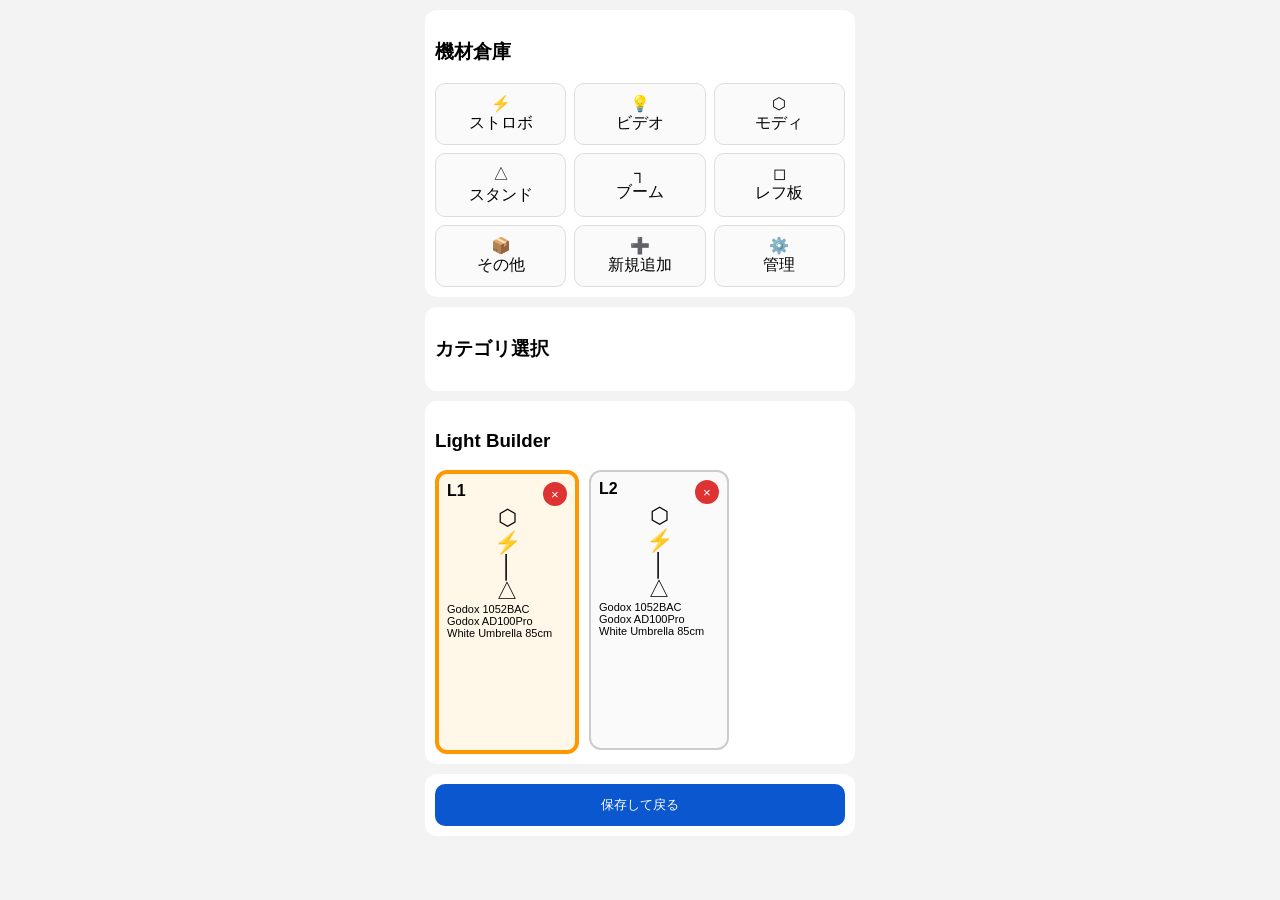
<file: builder_v1_1a.html>
<!DOCTYPE html>
<html lang="ja">
<head>
<meta charset="utf-8">
<meta name="viewport" content="width=device-width,initial-scale=1">
<title>builder_v1_1a</title>
<style>
body{font-family:Arial;background:#f3f3f3;margin:0;padding:10px}
.wrap{max-width:430px;margin:auto}
.card{background:#fff;border-radius:12px;padding:10px;margin-bottom:10px}
.grid{display:grid;grid-template-columns:repeat(3,1fr);gap:8px}
.tile{border:1px solid #ddd;border-radius:10px;padding:10px;text-align:center;background:#fafafa;cursor:pointer}
.item{display:flex;gap:8px;padding:8px;border-bottom:1px solid #eee;cursor:pointer}
.thumb{width:40px;height:40px;background:#ddd;border-radius:8px;display:flex;align-items:center;justify-content:center}
.lightRow{display:flex;gap:10px;overflow-x:auto}
.lightCard{min-width:120px;height:260px;border:2px solid #ccc;border-radius:12px;padding:8px;background:#fafafa}
.active{border:4px solid #ff9800;background:#fff8e8}
.preview{text-align:center;font-size:22px;line-height:1.1;min-height:90px}
.tag{display:block;font-size:11px}
.top{display:flex;justify-content:space-between}
.x{background:#d33;color:#fff;border:none;border-radius:50%;width:24px;height:24px}
.btn{width:100%;padding:12px;border:none;border-radius:10px;background:#0b57d0;color:#fff}
</style>
</head>
<body>
<div class="wrap">

<div class="card">
<h3>機材倉庫</h3>
<div class="grid">
<div class="tile" onclick="showCat('strobe')">⚡<br>ストロボ</div>
<div class="tile" onclick="showCat('video')">💡<br>ビデオ</div>
<div class="tile" onclick="showCat('modifier')">⬡<br>モディ</div>
<div class="tile" onclick="showCat('stand')">△<br>スタンド</div>
<div class="tile" onclick="showCat('boom')">┐<br>ブーム</div>
<div class="tile" onclick="showCat('reflector')">◻<br>レフ板</div>
<div class="tile" onclick="showCat('other')">📦<br>その他</div>
<div class="tile">➕<br>新規追加</div>
<div class="tile">⚙️<br>管理</div>
</div>
</div>

<div class="card">
<h3 id="catTitle">カテゴリ選択</h3>
<div id="list"></div>
</div>

<div class="card">
<h3>Light Builder</h3>
<div class="lightRow" id="lights"></div>
</div>

<div class="card">
<button class="btn" onclick="saveAndExit()">保存して戻る</button>
</div>

</div>

<script>
const db={
strobe:['AD100Pro','AD200Pro','AD300Pro','AD400Pro','AD600Pro'],
video:['Forza300','Aputure300D'],
modifier:['120cm Octa','90cm Octa','Beauty Dish','Umbrella','Snoot'],
stand:['1052BAC','Nano Stand'],
boom:['Boom Arm'],
reflector:['白レフ','黒レフ','トランスルーセント'],
other:['その他']
};

let current=0;
let lights=JSON.parse(localStorage.getItem('lightingRecipeLights')||'[{"items":[]},{"items":[]},{"items":[]},{"items":[]},{"items":[]}]');

function drawLights(){
 const wrap=document.getElementById('lights');
 wrap.innerHTML='';
 lights.forEach((l,i)=>{
  let c=document.createElement('div');
  c.className='lightCard'+(i===current?' active':'');

  const hasAD=l.items.some(x=>x.includes('AD'));
  const hasMod=l.items.some(x=>['Octa','Dish','Umbrella','Snoot'].some(y=>x.includes(y)));
  const hasStand=l.items.some(x=>x.includes('BAC')||x.includes('Stand'));
  const hasVideo=l.items.some(x=>x.includes('Forza')||x.includes('Aputure'));

  c.innerHTML=`
  <div class="top">
   <b>L${i+1}</b>
   <button class="x" onclick="clearLight(${i});event.stopPropagation()">×</button>
  </div>
  <div class="preview">
  ${hasMod?'⬡<br>':''}
  ${hasAD?'⚡<br>':''}
  ${hasVideo?'💡<br>':''}
  ${hasStand?'│<br>△':''}
  </div>
  <div>${l.items.map(v=>'<span class="tag">'+v+'</span>').join('')}</div>`;

  c.onclick=()=>{current=i;drawLights();};
  wrap.appendChild(c);
 });
}

function clearLight(i){lights[i].items=[];drawLights();}

function showCat(cat){
 catTitle.textContent=cat;
 list.innerHTML='';
 db[cat].forEach(name=>{
  let d=document.createElement('div');
  d.className='item';
  d.innerHTML='<div class="thumb">📷</div><div>'+name+'</div>';
  d.onclick=()=>{
   lights[current].items.push(name);
   drawLights();
  };
  list.appendChild(d);
 });
}

function saveAndExit(){
 localStorage.setItem('lightingRecipeLights',JSON.stringify(lights));
 window.location.href='index.html';
}

drawLights();
</script>
</body>
</html>
</file>
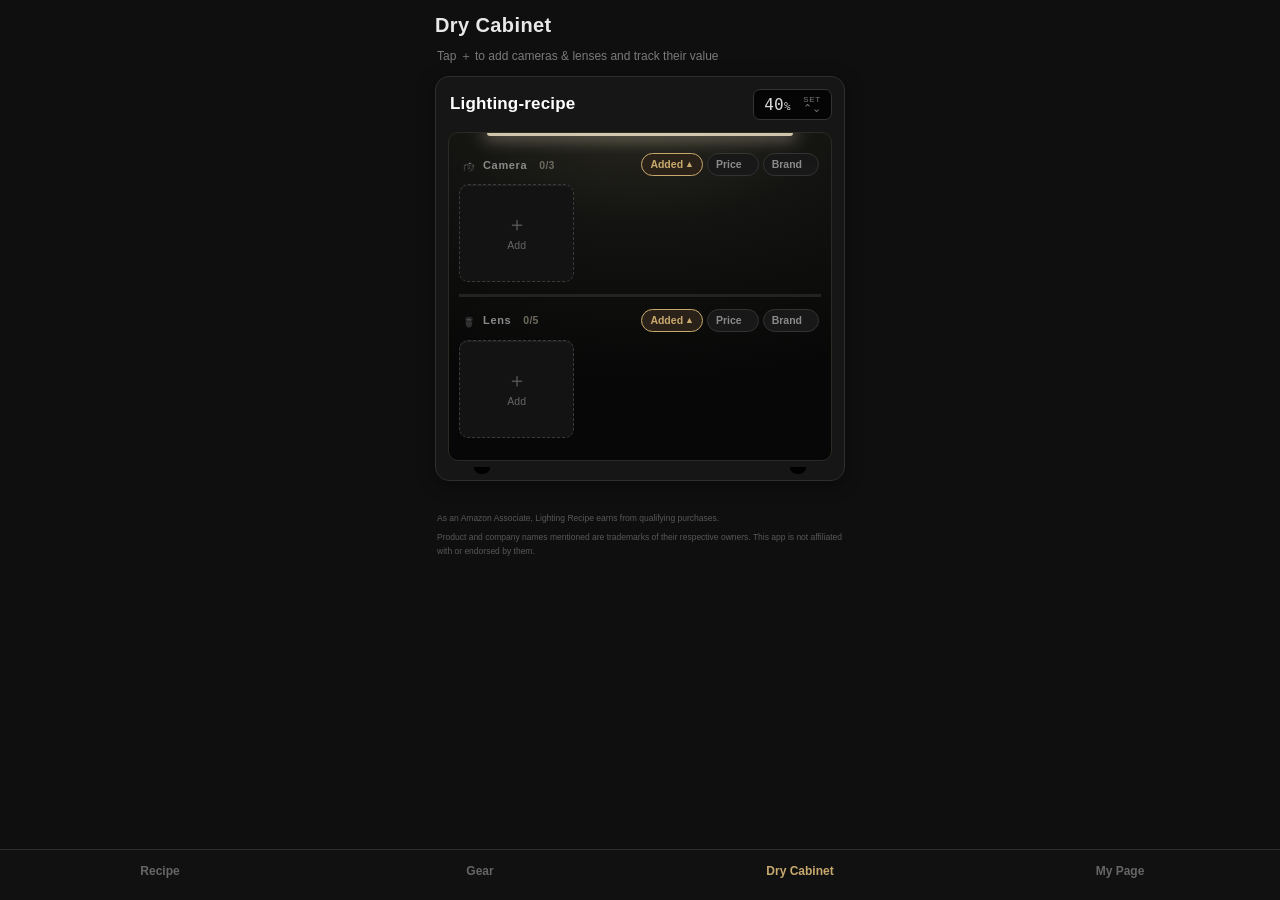
<file: cabinet.html>
<!DOCTYPE html>
<html lang="ja">
<head>
<meta charset="UTF-8">
<meta name="viewport" content="width=device-width,initial-scale=1,user-scalable=no">
<title>Lighting Recipe - Dry Cabinet</title>
<link rel="manifest" href="manifest.json">
<link rel="apple-touch-icon" href="icons/apple-touch-icon.png">
<meta name="apple-mobile-web-app-capable" content="yes">
<meta name="apple-mobile-web-app-status-bar-style" content="black-translucent">
<meta name="apple-mobile-web-app-title" content="LR">
<meta name="theme-color" content="#0f0f0f">
<style>
*{box-sizing:border-box;margin:0;padding:0}
body{font-family:-apple-system,BlinkMacSystemFont,'Helvetica Neue',Arial,sans-serif;background:#0f0f0f;color:#e8e8e8;-webkit-text-size-adjust:100%}
.wrap{max-width:430px;margin:auto;padding:10px}
.page-header{display:flex;align-items:center;justify-content:space-between;margin-bottom:6px;padding:4px 0}
.page-title{font-size:20px;font-weight:800;color:#e8e8e8;letter-spacing:.02em}
.vault-total{font-size:13px;font-weight:700;color:#c8a96e;margin:0 4px 12px}

/* 防湿庫フレーム */
.cabinet{background:#161616;border:1px solid #2e2e2e;border-radius:14px;padding:12px 12px 6px;box-shadow:0 4px 18px rgba(0,0,0,.4)}
.cab-topbar{display:flex;align-items:center;justify-content:space-between;gap:10px;margin-bottom:12px}
.cab-brand{font-size:17px;font-weight:800;color:#fff;letter-spacing:.01em;outline:none;white-space:nowrap;overflow:hidden;text-overflow:ellipsis;max-width:56%;border-bottom:1px solid transparent;padding:1px 2px;-webkit-user-modify:read-write-plaintext-only}
.cab-brand:focus{border-bottom-color:#c8a96e}
.cab-brand:empty:before{content:attr(data-placeholder);color:#555}
.cab-display{display:flex;align-items:center;gap:12px;background:#050505;border:1px solid #333;border-radius:7px;padding:5px 10px}
.cab-display .num{font-family:ui-monospace,Menlo,Consolas,monospace;font-size:16px;color:#d8d8d8;letter-spacing:.02em}
.cab-display .num small{font-size:11px}
.cab-set{display:flex;flex-direction:column;align-items:center;color:#777;line-height:.9}
.cab-set .lbl{font-size:8px;letter-spacing:.08em}
.cab-set .arw{font-size:11px;line-height:1}
.cab-inner{position:relative;overflow:hidden;background:radial-gradient(130% 85% at 50% -8%, #2b2a22 0%, #131311 42%, #070707 100%);border:1px solid #2b2a24;border-radius:10px;padding:14px 10px 10px}
.cab-inner:before{content:'';position:absolute;top:0;left:10%;right:10%;height:3px;border-radius:0 0 5px 5px;background:#efe4c6;box-shadow:0 0 16px 4px rgba(239,228,198,.45);opacity:.85}

/* 棚 */
.shelf{padding:6px 0 12px}
.shelf+.shelf{border-top:3px solid #232323;padding-top:12px}
.shelf-label{font-size:11px;font-weight:700;color:#8a8a8a;letter-spacing:.06em;display:flex;align-items:center;gap:6px}
.shelf-head{display:flex;align-items:center;justify-content:space-between;gap:8px;margin:0 2px 8px;flex-wrap:wrap}
.cab-sort{display:flex;gap:4px}
/* 枠の使用数/上限（マイページの 0/30 カウンターと同じ流儀。満杯時は金色で強調） */
.slot-count{font-size:10.5px;font-weight:700;color:#6d6a5e;margin-left:6px;letter-spacing:.02em}
.slot-count.full{color:#c8a96e}
.cs-chip{display:inline-flex;align-items:center;gap:2px;padding:3px 8px;font-size:10.5px;font-weight:700;color:#8a8a8a;background:#181818;border:1px solid #333;border-radius:12px;cursor:pointer;-webkit-tap-highlight-color:transparent;line-height:1.4}
.cs-chip.active{color:#c8a96e;border-color:#c8a96e;background:#2a2218}
.cs-arw{font-size:9px;min-width:6px}
.slot-grid{display:grid;grid-template-columns:repeat(3,1fr);gap:8px}
.slot{position:relative;background:linear-gradient(180deg,#34342d 0%,#1d1d19 100%);border:1px solid #46453a;box-shadow:inset 0 1px 0 rgba(255,255,255,.06);border-radius:9px;padding:8px 5px 7px;text-align:center;cursor:pointer;-webkit-tap-highlight-color:transparent;transition:filter .12s,border-color .12s;min-height:98px;display:flex;flex-direction:column;align-items:center;justify-content:center;gap:5px}
.slot:active{filter:brightness(1.12)}
.slot-icon{font-size:24px;line-height:1}
.slot-thumb{width:60px;height:60px;border-radius:8px;object-fit:contain;background:radial-gradient(circle at 50% 42%,#57564c 0%,#2a2a25 72%)}
.slot-name{font-size:10.5px;color:#dcdcdc;line-height:1.25;word-break:break-word;max-width:100%}
.slot-price{font-size:9px;color:#c8a96e;font-weight:700}
.slot-empty{border-style:dashed;border-color:#3a3a3a;background:#131313;color:#5a5a5a}
.slot-empty:active{background:#181818}
.slot-empty .slot-icon{font-size:20px;color:#5a5a5a}
.slot-empty .slot-name{color:#666}
.cab-feet{display:flex;justify-content:space-between;padding:6px 26px 0}
.cab-feet span{width:16px;height:7px;background:#000;border-radius:0 0 7px 7px}

/* オーバーレイ */
#overlay{display:none;position:fixed;inset:0;background:rgba(0,0,0,.75);z-index:100;align-items:center;justify-content:center;padding:20px}
#overlay.open{display:flex}
.dlg{background:#1e1e1e;border-radius:16px;padding:20px;width:100%;max-width:340px;box-shadow:0 8px 40px rgba(0,0,0,.6);border:1px solid #333}
.dlg-title{font-size:16px;font-weight:700;margin-bottom:14px;color:#e8e8e8}
.dlg-field{margin-bottom:12px}
.dlg-field label{font-size:12px;color:#888;display:block;margin-bottom:4px;font-weight:600}
.dlg-field input{width:100%;padding:10px;border:1px solid #333;border-radius:8px;font-size:14px;outline:none;background:#141414;color:#e8e8e8}
.dlg-field input:focus{border-color:#c8a96e}
.img-row{display:flex;align-items:center;gap:12px}
.img-prev{width:56px;height:56px;border-radius:8px;background:#141414;border:1px solid #333;display:flex;align-items:center;justify-content:center;font-size:26px;flex-shrink:0;overflow:hidden}
.img-prev img{width:100%;height:100%;object-fit:cover}
.btn-photo{padding:9px 12px;border:1px solid #444;border-radius:8px;background:#252525;color:#e8e8e8;font-size:12px;font-weight:600;cursor:pointer}
.img-hint{font-size:10px;color:#666;margin-top:5px;line-height:1.5}
.dlg-btns{display:flex;gap:8px;margin-top:16px}
.btn-cancel{flex:1;padding:12px;border:1px solid #333;border-radius:10px;background:#252525;font-size:14px;cursor:pointer;color:#aaa}
.btn-ok{flex:1;padding:12px;border:none;border-radius:10px;background:#c8a96e;color:#0f0f0f;font-size:14px;font-weight:700;cursor:pointer}
.btn-del-full{width:100%;padding:11px;border:1px solid #5a2222;border-radius:10px;background:#1e1010;color:#e08a8a;font-size:13px;font-weight:600;cursor:pointer;margin-top:8px}

/* トースト */
.toast{position:fixed;top:50%;left:50%;transform:translate(-50%,-40%);background:#1e1e1e;color:#e8e8e8;border:1px solid #c8a96e;border-radius:14px;padding:16px 26px;font-size:14px;font-weight:600;text-align:center;box-shadow:0 8px 32px rgba(0,0,0,.6);opacity:0;transition:opacity .2s,transform .2s;z-index:999;pointer-events:none;white-space:nowrap}
.toast.show{opacity:1;transform:translate(-50%,-50%)}

/* タブバー */
.tab-bar{position:fixed;bottom:0;left:0;right:0;display:flex;background:#111;border-top:1px solid #2e2e2e;z-index:500;max-width:100%}
.tab-bar a{flex:1;display:flex;align-items:flex-start;justify-content:center;padding:14px 0 calc(env(safe-area-inset-bottom,0px) + 22px);text-decoration:none;font-size:12px;font-weight:600;color:#666;-webkit-tap-highlight-color:transparent;transition:color .15s}
.tab-bar a.active{color:#c8a96e}
.tab-spacer{height:82px}
/* 法的表示（Amazonアソシエイト開示・商標帰属） */
.legal-note{max-width:430px;margin:20px auto 0;padding:0 12px;font-size:8.5px;line-height:1.7;color:#585858}
.legal-note p{margin:0 0 5px}
</style>
</head>
<body>
<div class="wrap">
  <div class="page-header">
    <span class="page-title" data-i18n="cabinetTitle">防湿庫</span>
  </div>
  <div class="vault-total" id="vaultTotal" style="display:none"></div>
  <div id="cabEmptyHint" data-i18n="cabinetEmptyHint" style="display:none;font-size:12px;color:#7a7a7a;line-height:1.6;margin:0 2px 10px">＋ からカメラ・レンズを登録すると、資産をまとめて管理できます</div>

  <div class="cabinet">
    <div class="cab-topbar">
      <div class="cab-brand" id="cabBrand" contenteditable="true" spellcheck="false" data-placeholder="Lighting-recipe" aria-label="ブランド名"></div>
      <div class="cab-display">
        <span class="num">40<small>%</small></span>
        <span class="cab-set">
          <span class="lbl">SET</span>
          <span class="arw">⌃⌄</span>
        </span>
      </div>
    </div>
    <div class="cab-inner">
      <div class="shelf">
        <div class="shelf-head">
          <div class="shelf-label"><img src="icons/camera.png" style="width:16px;height:16px;object-fit:contain" alt=""><span data-i18n="cabinetCamera">カメラ</span><span class="slot-count" id="camCount"></span></div>
          <div class="cab-sort" data-type="camera">
            <button class="cs-chip" data-mode="added" onclick="cycleSort('camera','added')"><span data-i18n="sortAdded">追加順</span><span class="cs-arw"></span></button>
            <button class="cs-chip" data-mode="price" onclick="cycleSort('camera','price')"><span data-i18n="sortPrice">金額</span><span class="cs-arw"></span></button>
            <button class="cs-chip" data-mode="maker" onclick="cycleSort('camera','maker')"><span data-i18n="sortMaker">メーカー</span><span class="cs-arw"></span></button>
          </div>
        </div>
        <div class="slot-grid" id="cameraGrid"></div>
      </div>
      <div class="shelf">
        <div class="shelf-head">
          <div class="shelf-label"><img src="icons/lens.png" style="width:16px;height:16px;object-fit:contain" alt=""><span data-i18n="cabinetLens">レンズ</span><span class="slot-count" id="lensCount"></span></div>
          <div class="cab-sort" data-type="lens">
            <button class="cs-chip" data-mode="added" onclick="cycleSort('lens','added')"><span data-i18n="sortAdded">追加順</span><span class="cs-arw"></span></button>
            <button class="cs-chip" data-mode="price" onclick="cycleSort('lens','price')"><span data-i18n="sortPrice">金額</span><span class="cs-arw"></span></button>
            <button class="cs-chip" data-mode="maker" onclick="cycleSort('lens','maker')"><span data-i18n="sortMaker">メーカー</span><span class="cs-arw"></span></button>
          </div>
        </div>
        <div class="slot-grid" id="lensGrid"></div>
      </div>
    </div>
    <div class="cab-feet"><span></span><span></span></div>
  </div>
</div>

<!-- オーバーレイ -->
<div id="overlay">
  <div class="dlg">
    <div class="dlg-title" id="dlgTitle"></div>
    <div id="dlgBody"></div>
    <div class="dlg-btns">
      <button class="btn-cancel" onclick="closeOverlay()" data-i18n="cancel">キャンセル</button>
      <button class="btn-ok" id="dlgOk" data-i18n="save">保存</button>
    </div>
  </div>
</div>

<!-- 法的表示：Amazonアソシエイト開示（規約上必須）・商標帰属 -->
<div class="legal-note">
  <p data-i18n="amazonDisclosure">Amazonのアソシエイトとして、Lighting Recipe は適格販売により収入を得ています。</p>
  <p data-i18n="trademarkNotice">記載の製品名・会社名は各社の商標または登録商標です。本アプリは各メーカーと提携・推奨関係にありません。</p>
</div>

<div class="tab-spacer"></div>
<nav class="tab-bar">
  <a href="index.html" data-i18n="navRecipe">レシピ</a>
  <a href="builder.html" data-i18n="navGear">機材倉庫</a>
  <a href="cabinet.html" class="active" data-i18n="navCabinet">防湿庫</a>
  <a href="mypage.html" data-i18n="navMypage">マイページ</a>
</nav>

<script src='i18n.js'></script>
<script src='lib/brand-select.js'></script>
<script>
// ══════════════════════════════════════
//  防湿庫：所有カメラ・レンズの管理（ローカル保存）
// ══════════════════════════════════════
const CAB_KEY='lr_cabinet';
// 枠数はサブスクで拡張（無料: カメラ3・レンズ5 / 有料: カメラ30・レンズ50）。
// 単一の情報源は i18n.js の maxCameras/maxLenses。読み込み失敗時は無料枠で動く。
// 既存データが上限を超えていても消さない（表示は全件・新規追加だけ止める）。
const SUB_CAM=30, SUB_LENS=50;   // ロック表示用（サブスクで拡張される枠数）
function camMax(){ return (typeof maxCameras==='function')?maxCameras():3; }
function lensMax(){ return (typeof maxLenses==='function')?maxLenses():5; }
function subActive(){ return (typeof isSubscribed==='function')&&isSubscribed(); }
// 機材未登録／画像未設定時のデフォルト画像（icons/フォルダ）
const DEFAULT_IMG={camera:'icons/camera.png', lens:'icons/lens.png'};

// Amazonアソシエイト（機材倉庫と同じタグ）。メーカー+型番で検索。
const AMAZON_TAG='hiroyukinak01-22';
function amazonUrl(query){ return `https://www.amazon.co.jp/s?k=${encodeURIComponent(query)}&tag=${AMAZON_TAG}`; }

function loadCabinet(){
  try{
    const c=JSON.parse(localStorage.getItem(CAB_KEY));
    if(c && typeof c==='object') return { cameras:c.cameras||[], lenses:c.lenses||[] };
  }catch(e){}
  return { cameras:[], lenses:[] };
}
// 保存。成功=true / 失敗（容量超過など）=false を返す。
function saveCabinet(c){
  try{ localStorage.setItem(CAB_KEY, JSON.stringify(c)); return true; }
  catch(e){ console.warn('saveCabinet',e); return false; }
}
let cabinet=loadCabinet();

const esc=s=>String(s||'').replace(/</g,'&lt;').replace(/>/g,'&gt;');

// 追加写真は表示が小さいので縮小して保存（フル解像度を溜めると重くなるため）。透過PNGは保持。
function shrinkImageDataURL(dataUrl, maxW){
  return new Promise(resolve=>{
    const img=new Image();
    img.onload=()=>{
      try{
        const scale=Math.min(1,maxW/img.naturalWidth,maxW/img.naturalHeight);
        const c=document.createElement('canvas');
        c.width=Math.max(1,Math.round(img.naturalWidth*scale));
        c.height=Math.max(1,Math.round(img.naturalHeight*scale));
        c.getContext('2d').drawImage(img,0,0,c.width,c.height);
        const isPng=/^data:image\/png/i.test(dataUrl);
        resolve(isPng?c.toDataURL('image/png'):c.toDataURL('image/jpeg',0.8));
      }catch(e){ resolve(dataUrl); }
    };
    img.onerror=()=>resolve(dataUrl);
    img.src=dataUrl;
  });
}

// ── 資産合計（価格が設定された機材の合算） ──
function computeCabinetTotal(){
  let sum=0, count=0;
  [...cabinet.cameras, ...cabinet.lenses].forEach(it=>{ if(it && it.price){ sum+=Number(it.price)||0; count++; } });
  return { sum, count };
}
function updateVaultTotal(){
  const el=document.getElementById('vaultTotal');
  if(!el) return;
  const { sum, count }=computeCabinetTotal();
  if(!count){ el.style.display='none'; return; }
  el.style.display='';
  const fmt=(typeof formatMoney==='function')?formatMoney(sum):String(sum);
  const label=(typeof T==='object' && T.cabinetAssetLabel)?T.cabinetAssetLabel:'カメラ・レンズ資産合計';
  const cntStr=(typeof T==='object' && typeof T.vaultCountWrap==='function')?T.vaultCountWrap(count):(count+'点');
  el.textContent=label+': '+fmt+'（'+cntStr+'）';
}

// ══════════════════════════════════════
//  描画
// ══════════════════════════════════════
function tileHTML(item, type, index){
  const model=esc(item.model||item.maker||'');
  const priceTag=item.price?`<span class="slot-price">${(typeof formatMoney==='function')?formatMoney(item.price):item.price}</span>`:'';
  const src=item.img||DEFAULT_IMG[type];
  return `<div class="slot" onclick="openEdit('${type}',${index})"><img class="slot-thumb" src="${src}"><span class="slot-name">${model}</span>${priceTag}</div>`;
}
function addTileHTML(type){
  return `<div class="slot slot-empty" onclick="openAdd('${type}')"><span class="slot-icon">＋</span><span class="slot-name">${T.cabinetAdd||'追加'}</span></div>`;
}

// 無料枠が埋まったときのロック枠（タップでサブスク案内）。
// サブスク中に上限へ達した場合はアップセルする先が無いので何も出さない（呼び出し側で分岐）。
function lockTileHTML(type){
  const max=(type==='camera')?SUB_CAM:SUB_LENS;
  const label=(typeof T.cabinetLockName==='function')?T.cabinetLockName(max):('サブスクで'+max+'枠に拡張');
  return `<div class="slot slot-empty" onclick="alert(T.subInfo)"><span class="slot-icon">🔒</span><span class="slot-name">${label}</span></div>`;
}

// 並べ替え状態（既定は追加順・昇順）。同じ項目タップで昇降トグル、別項目タップでその項目へ。
const sortState={ camera:{mode:'added',dir:1}, lens:{mode:'added',dir:1} };
function cycleSort(type, mode){
  const s=sortState[type];
  if(s.mode===mode){ s.dir=-s.dir; } else { s.mode=mode; s.dir=1; }
  render();
}
function sortWithIndex(list, type){
  const s=sortState[type];
  const arr=list.map((it,i)=>({it,i}));   // i=元の並び順(=追加順のインデックス)
  arr.sort((a,b)=>{
    let c;
    if(s.mode==='price')      c=(Number(a.it.price)||0)-(Number(b.it.price)||0);
    else if(s.mode==='maker') c=String(a.it.maker||'').localeCompare(String(b.it.maker||''),'ja')
                                || String(a.it.model||'').localeCompare(String(b.it.model||''),'ja');
    else                      c=a.i-b.i;   // added
    if(c===0) c=a.i-b.i;                   // 安定化（同値は追加順）
    return c*s.dir;
  });
  return arr;
}
function updateSortUI(){
  ['camera','lens'].forEach(type=>{
    const s=sortState[type];
    document.querySelectorAll('.cab-sort[data-type="'+type+'"] .cs-chip').forEach(chip=>{
      const active=chip.dataset.mode===s.mode;
      chip.classList.toggle('active',active);
      const arw=chip.querySelector('.cs-arw');
      if(arw) arw.textContent=active?(s.dir>0?'▲':'▼'):'';
    });
  });
}

function render(){
  cabinet=loadCabinet();
  // カメラ：無料3枠／サブスク30枠。空きがあれば「＋追加」、無料で満杯ならロック枠
  const camGrid=document.getElementById('cameraGrid');
  let camHtml=sortWithIndex(cabinet.cameras,'camera').map(o=>tileHTML(o.it,'camera',o.i)).join('');
  if(cabinet.cameras.length<camMax()) camHtml+=addTileHTML('camera');
  else if(!subActive())               camHtml+=lockTileHTML('camera');
  camGrid.innerHTML=camHtml;

  // レンズ：無料5枠／サブスク50枠（3列で折り返し）
  const lensGrid=document.getElementById('lensGrid');
  let lensHtml=sortWithIndex(cabinet.lenses,'lens').map(o=>tileHTML(o.it,'lens',o.i)).join('');
  if(cabinet.lenses.length<lensMax()) lensHtml+=addTileHTML('lens');
  else if(!subActive())               lensHtml+=lockTileHTML('lens');
  lensGrid.innerHTML=lensHtml;

  // 枠カウンター（使用数/上限）。無課金の上限を事前に見せて「いきなり課金要求」に見えないようにする。
  // 上限超過データ（旧仕様からの持ち越し）でも実数をそのまま表示する。
  const setCount=(id,cur,max)=>{
    const el=document.getElementById(id);
    if(!el) return;
    el.textContent=cur+'/'+max;
    el.classList.toggle('full',cur>=max);
  };
  setCount('camCount',cabinet.cameras.length,camMax());
  setCount('lensCount',cabinet.lenses.length,lensMax());

  // 完全に空（カメラ・レンズ0件）のときだけ一言ガイドを表示
  const hint=document.getElementById('cabEmptyHint');
  if(hint) hint.style.display=(cabinet.cameras.length===0 && cabinet.lenses.length===0)?'block':'none';

  updateSortUI();
  updateVaultTotal();
}

// ══════════════════════════════════════
//  追加ダイアログ
// ══════════════════════════════════════
let pendingImg=null; // 追加/編集中に選択した画像

function openOverlay(){ setDlgBusy(false); document.getElementById('overlay').classList.add('open'); }  // 前回の無効化が残らないよう毎回リセット
function closeOverlay(){ document.getElementById('overlay').classList.remove('open'); document.getElementById('dlgOk').onclick=null; }

function imgFieldHTML(type, currentImg){
  const prev=`<img src="${currentImg||DEFAULT_IMG[type]}">`;
  return `
    <div class="dlg-field">
      <label>${T.cabinetImage||'画像'}</label>
      <div class="img-row">
        <div class="img-prev" id="imgPrev">${prev}</div>
        <button type="button" class="btn-photo" onclick="document.getElementById('cabPhoto').click()">${T.cabinetChoosePhoto||'写真を選ぶ'}</button>
        <input type="file" id="cabPhoto" accept="image/*" style="display:none">
      </div>
      <div class="img-hint">${T.cabinetImgHint||'未選択ならデフォルト画像を使います'}</div>
    </div>`;
}

// 写真の読み込み・縮小中はOKを無効化（builder.htmlと同じ対策。
// 完了前に保存できてしまうと pendingImg が null のまま＝写真が黙って捨てられる）
function setDlgBusy(busy){
  const ok=document.getElementById('dlgOk');
  if(!ok) return;
  ok.disabled=!!busy;
  ok.style.opacity=busy?'0.45':'';
}

function wirePhotoInput(type){
  const inp=document.getElementById('cabPhoto');
  if(!inp) return;
  inp.onchange=function(){
    const file=this.files[0];
    if(!file) return;
    const prev=document.getElementById('imgPrev');
    setDlgBusy(true);
    if(prev) prev.textContent='⏳';
    const reader=new FileReader();
    reader.onload=async ev=>{
      try{
        pendingImg=await shrinkImageDataURL(ev.target.result, 400);
        if(prev) prev.innerHTML=`<img src="${pendingImg}">`;
      }catch(e){ if(prev) prev.textContent='⚠'; }
      setDlgBusy(false);
    };
    reader.onerror=()=>{ if(prev) prev.textContent='⚠'; setDlgBusy(false); };
    reader.readAsDataURL(file);
  };
}

function openAdd(type){
  const isCam=type==='camera';
  // 上限ガード（通常はロック枠が出るので届かないが、表示が古い場合の保険）
  const cap=isCam?camMax():lensMax();
  const cur=isCam?cabinet.cameras.length:cabinet.lenses.length;
  if(cur>=cap){ if(!subActive()) alert(T.subInfo); render(); return; }
  pendingImg=null;
  document.getElementById('dlgTitle').textContent = isCam ? (T.cabinetAddCamera||'カメラを追加') : (T.cabinetAddLens||'レンズを追加');
  // 必須は型番のみ。メーカー・価格・シリアルは任意（ラベルに（任意）を付ける）
  const opt=T.optionalSuffix||'（任意）';
  document.getElementById('dlgBody').innerHTML=`
    <div class="dlg-field"><label>${(T.cabinetMaker||'メーカー')+opt}</label><input id="cabMaker" type="text" placeholder="${isCam?'Sony / Canon…':'Sony / Sigma…'}"></div>
    <div class="dlg-field"><label>${T.cabinetModel||'型番'}</label><input id="cabModel" type="text" placeholder="${isCam?'α7 IV':'24-70mm F2.8'}"></div>
    <div class="dlg-field"><label>${(T.pricePlain||'価格')+opt}</label><input id="cabPrice" type="number" inputmode="numeric" placeholder="${T.pricePh||'例: 200000'}"></div>
    <div class="dlg-field"><label>${(T.cabinetSerial||'シリアルナンバー')+opt}</label><input id="cabSerial" type="text" autocomplete="off"></div>
    ${imgFieldHTML(type,null)}`;
  document.getElementById('dlgOk').textContent=T.save||'保存';
  document.getElementById('dlgOk').onclick=()=>{
    const maker=document.getElementById('cabMaker').value.trim();
    const model=document.getElementById('cabModel').value.trim();
    if(!model){ alert(T.alertModel||'型番を入力してください'); return; }
    const priceVal=Number(document.getElementById('cabPrice').value);
    const serialVal=document.getElementById('cabSerial').value.trim();
    const item={ maker, model };
    if(priceVal>0) item.price=priceVal;
    if(serialVal) item.serial=serialVal;
    if(pendingImg) item.img=pendingImg;
    const list=(type==='camera'?cabinet.cameras:cabinet.lenses);
    list.push(item);
    if(!saveCabinet(cabinet)){
      list.pop(); // ロールバック（保存できていないので状態を戻す）
      alert(T.cabinetStorageFull||'保存容量の上限に達しました。写真を減らすか、画像なしで登録してください。');
      return;     // ダイアログは開いたまま（入力を残す）
    }
    closeOverlay();
    render();
    showToast((T.cabinetAdded?T.cabinetAdded(model):`${model} を追加しました`));
  };
  openOverlay();
  wirePhotoInput(type);
  const m=document.getElementById('cabMaker');
  const cabCats = isCam ? ['camera'] : ['lens'];
  // メーカー名の予測入力（カメラ/レンズで絞り込み）
  if(m && window.attachBrandAutocomplete){
    attachBrandAutocomplete(m, {
      cats: cabCats,
      onPick: () => { const mo=document.getElementById('cabModel'); if(mo) mo.focus(); }
    });
  }
  // 型番の予測入力（選んだメーカーの型番を候補表示）
  const cabModelEl=document.getElementById('cabModel');
  if(cabModelEl && window.attachModelAutocomplete){
    attachModelAutocomplete(cabModelEl, { makerInput: m, cats: cabCats });
  }
  if(m) m.focus();
}

// ── 編集/削除ダイアログ ──
function openEdit(type, index){
  const list=(type==='camera'?cabinet.cameras:cabinet.lenses);
  const item=list[index];
  if(!item) return;
  pendingImg=null;
  const dispName=item.maker?item.maker+' '+item.model:item.model;
  const amzQuery=(item.maker?item.maker+' ':'')+item.model;
  document.getElementById('dlgTitle').innerHTML=
    `<div style="display:flex;align-items:center;justify-content:space-between;gap:10px">`+
      `<span style="min-width:0;overflow:hidden;text-overflow:ellipsis;white-space:nowrap">${esc(dispName)}</span>`+
      `<a href="${amazonUrl(amzQuery)}" target="_blank" rel="noopener" style="flex-shrink:0;font-size:11px;font-weight:700;color:#c8a96e;border:1px solid #c8a96e;border-radius:6px;padding:4px 9px;text-decoration:none">Amazon</a>`+
    `</div>`;
  const opt=T.optionalSuffix||'（任意）';
  document.getElementById('dlgBody').innerHTML=`
    <div class="dlg-field"><label>${(T.pricePlain||'価格')+opt}</label><input id="cabPrice" type="number" inputmode="numeric" value="${item.price||''}" placeholder="${T.pricePh||'例: 200000'}"></div>
    <div class="dlg-field"><label>${(T.cabinetSerial||'シリアルナンバー')+opt}</label><input id="cabSerial" type="text" autocomplete="off"></div>
    ${imgFieldHTML(type,item.img||null)}
    <button type="button" class="btn-del-full" id="cabDelBtn">🗑 ${T.del||'削除'}</button>`;
  // シリアルは自由入力（引用符等を含み得る）ため、属性埋め込みではなくJSで値をセット
  document.getElementById('cabSerial').value=item.serial||'';
  document.getElementById('dlgOk').textContent=T.save||'保存';
  document.getElementById('dlgOk').onclick=()=>{
    const prevPrice=item.price, prevImg=item.img, prevSerial=item.serial; // ロールバック用
    const priceVal=Number(document.getElementById('cabPrice').value);
    const serialVal=document.getElementById('cabSerial').value.trim();
    if(priceVal>0) item.price=priceVal; else delete item.price;
    if(serialVal) item.serial=serialVal; else delete item.serial;
    if(pendingImg) item.img=pendingImg;
    if(!saveCabinet(cabinet)){
      if(prevPrice===undefined) delete item.price; else item.price=prevPrice;
      if(prevImg===undefined) delete item.img; else item.img=prevImg;
      if(prevSerial===undefined) delete item.serial; else item.serial=prevSerial;
      alert(T.cabinetStorageFull||'保存容量の上限に達しました。写真を減らすか、画像なしで登録してください。');
      return;
    }
    closeOverlay();
    render();
  };
  document.getElementById('cabDelBtn').onclick=()=>{
    if(!confirm(T.cabinetConfirmDelete||'この機材を削除しますか？')) return;
    list.splice(index,1);
    saveCabinet(cabinet);
    closeOverlay();
    render();
  };
  openOverlay();
  wirePhotoInput(type);
}

// ── トースト ──
let _toastTimer=null;
function showToast(msg){
  let el=document.getElementById('toast');
  if(!el){ el=document.createElement('div'); el.id='toast'; el.className='toast'; document.body.appendChild(el); }
  el.textContent=msg;
  el.classList.add('show');
  clearTimeout(_toastTimer);
  _toastTimer=setTimeout(()=>el.classList.remove('show'),1800);
}

// ══════════════════════════════════════
//  防湿庫のブランド名（メーカーロゴ風・編集可能／端末に保存）
// ══════════════════════════════════════
const BRAND_KEY='lr_cabinet_brand';
const BRAND_DEFAULT='Lighting-recipe';
const BRAND_MAX=24;
function initBrand(){
  const el=document.getElementById('cabBrand');
  if(!el) return;
  let saved=BRAND_DEFAULT;
  try{ const v=localStorage.getItem(BRAND_KEY); if(v!==null) saved=v; }catch(e){}
  el.textContent=saved;
  const commit=()=>{
    let v=(el.textContent||'').replace(/\s+/g,' ').trim().slice(0,BRAND_MAX);
    if(!v){ v=BRAND_DEFAULT; el.textContent=v; }
    try{ localStorage.setItem(BRAND_KEY, v); }catch(e){}
  };
  el.addEventListener('blur', commit);
  el.addEventListener('keydown', e=>{
    if(e.key==='Enter'){ e.preventDefault(); el.blur(); }
    if((el.textContent||'').length>=BRAND_MAX && e.key.length===1 && !e.metaKey && !e.ctrlKey){ e.preventDefault(); }
  });
}

// 背景タップで閉じる
document.getElementById('overlay').addEventListener('click',e=>{ if(e.target.id==='overlay') closeOverlay(); });

initBrand();
render();
</script>
<script>
// PWA: Service Worker 登録（Web版のみ。Capacitor アプリ内では不要なので登録しない）
if ('serviceWorker' in navigator && !window.Capacitor) {
  window.addEventListener('load', () => { navigator.serviceWorker.register('./sw.js', { scope: './' }).catch(() => {}); });
}
</script>
</body>
</html>
</file>
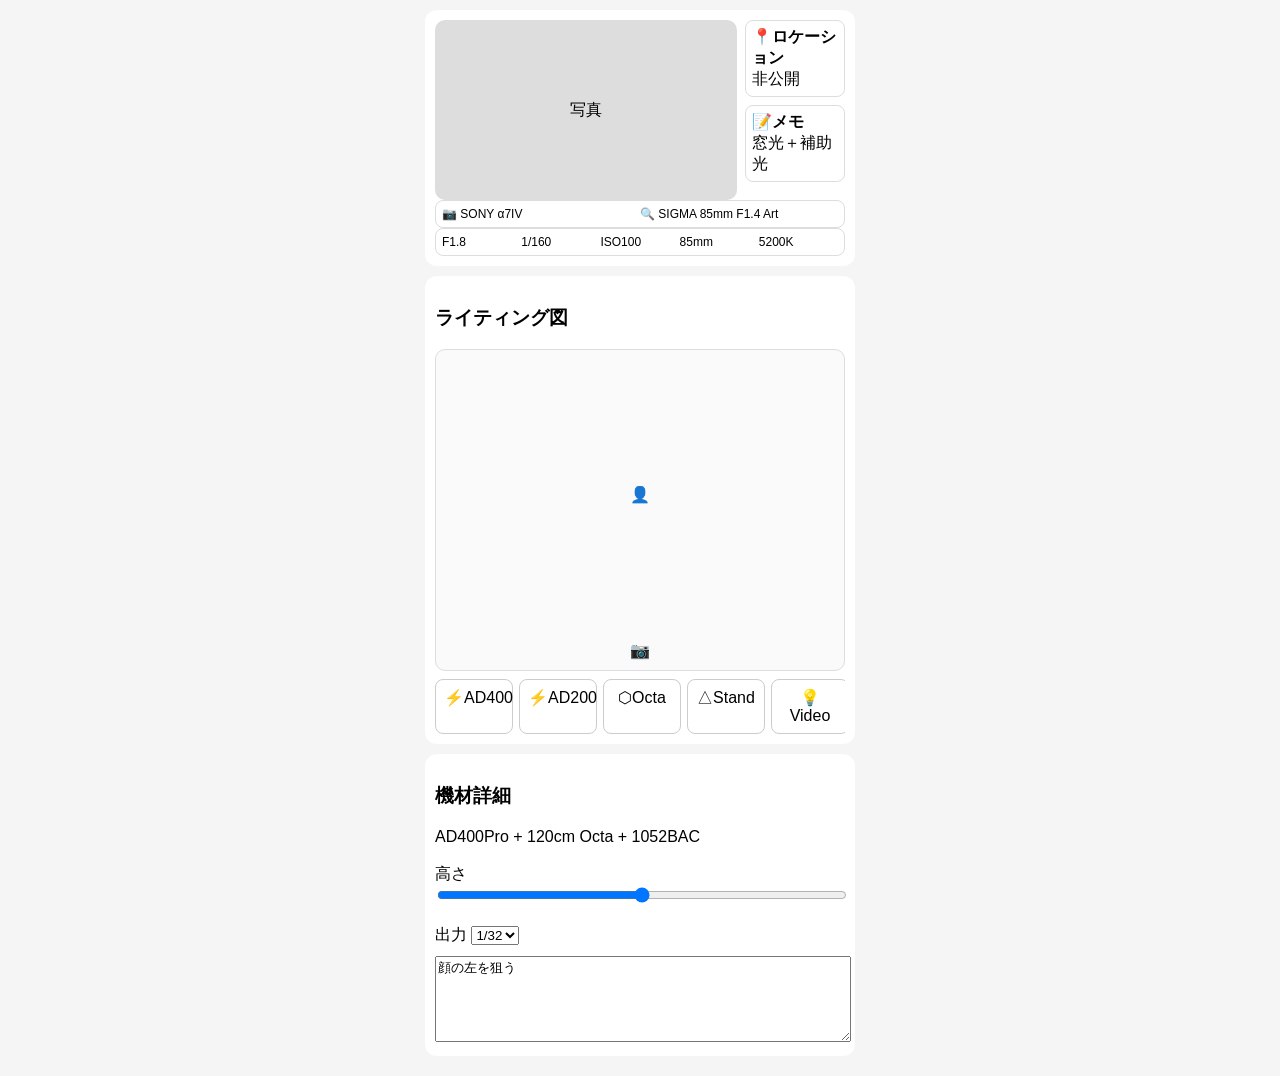
<file: LightingRecipe_UI_Test.html>
<!DOCTYPE html><html lang='ja'><head><meta charset='UTF-8'>
<meta name='viewport' content='width=device-width,initial-scale=1'>
<title>Lighting Recipe UI Test</title>
<style>
body{margin:0;background:#f5f5f5;font-family:sans-serif}
.wrap{max-width:430px;margin:auto;padding:10px}
.card{background:#fff;border-radius:12px;padding:10px;margin-bottom:10px}
.top{display:flex;gap:8px}
.photo{flex:3;height:180px;background:#ddd;border-radius:10px;display:flex;align-items:center;justify-content:center}
.side{flex:1;display:flex;flex-direction:column;gap:8px}
.box,.exif1,.exif2{border:1px solid #ddd;border-radius:8px;padding:6px}
.exif1,.exif2{display:flex;font-size:12px}
.exif1 div,.exif2 div{flex:1}
#lighting{height:320px;border:1px solid #ddd;border-radius:10px;position:relative;background:#fafafa}
.library{display:flex;gap:6px;overflow:auto;margin-top:8px}
.item{border:1px solid #ccc;border-radius:8px;padding:8px;min-width:60px;text-align:center}
</style></head><body>
<div class='wrap'>
<div class='card'>
<div class='top'>
<div class='photo'>写真</div>
<div class='side'>
<div class='box'><b>📍ロケーション</b><br>非公開</div>
<div class='box'><b>📝メモ</b><br>窓光＋補助光</div>
</div>
</div>
<div class='exif1'><div>📷 SONY α7IV</div><div>🔍 SIGMA 85mm F1.4 Art</div></div>
<div class='exif2'><div>F1.8</div><div>1/160</div><div>ISO100</div><div>85mm</div><div>5200K</div></div>
</div>

<div class='card'>
<h3>ライティング図</h3>
<div id='lighting'>
<div style='position:absolute;left:50%;top:45%;transform:translate(-50%,-50%)'>👤</div>
<div style='position:absolute;left:50%;bottom:10px;transform:translateX(-50%)'>📷</div>
</div>
<div class='library'>
<div class='item'>⚡AD400</div>
<div class='item'>⚡AD200</div>
<div class='item'>⬡Octa</div>
<div class='item'>△Stand</div>
<div class='item'>💡Video</div>
</div>
</div>

<div class='card'>
<h3>機材詳細</h3>
AD400Pro + 120cm Octa + 1052BAC<br><br>
高さ<br><input type='range' min='0' max='100' value='50' style='width:100%'>
<br><br>出力
<select><option>1/32</option><option>1/16</option></select>
<textarea style='width:100%;height:80px;margin-top:10px'>顔の左を狙う</textarea>
</div>
</div></body></html>
</file>
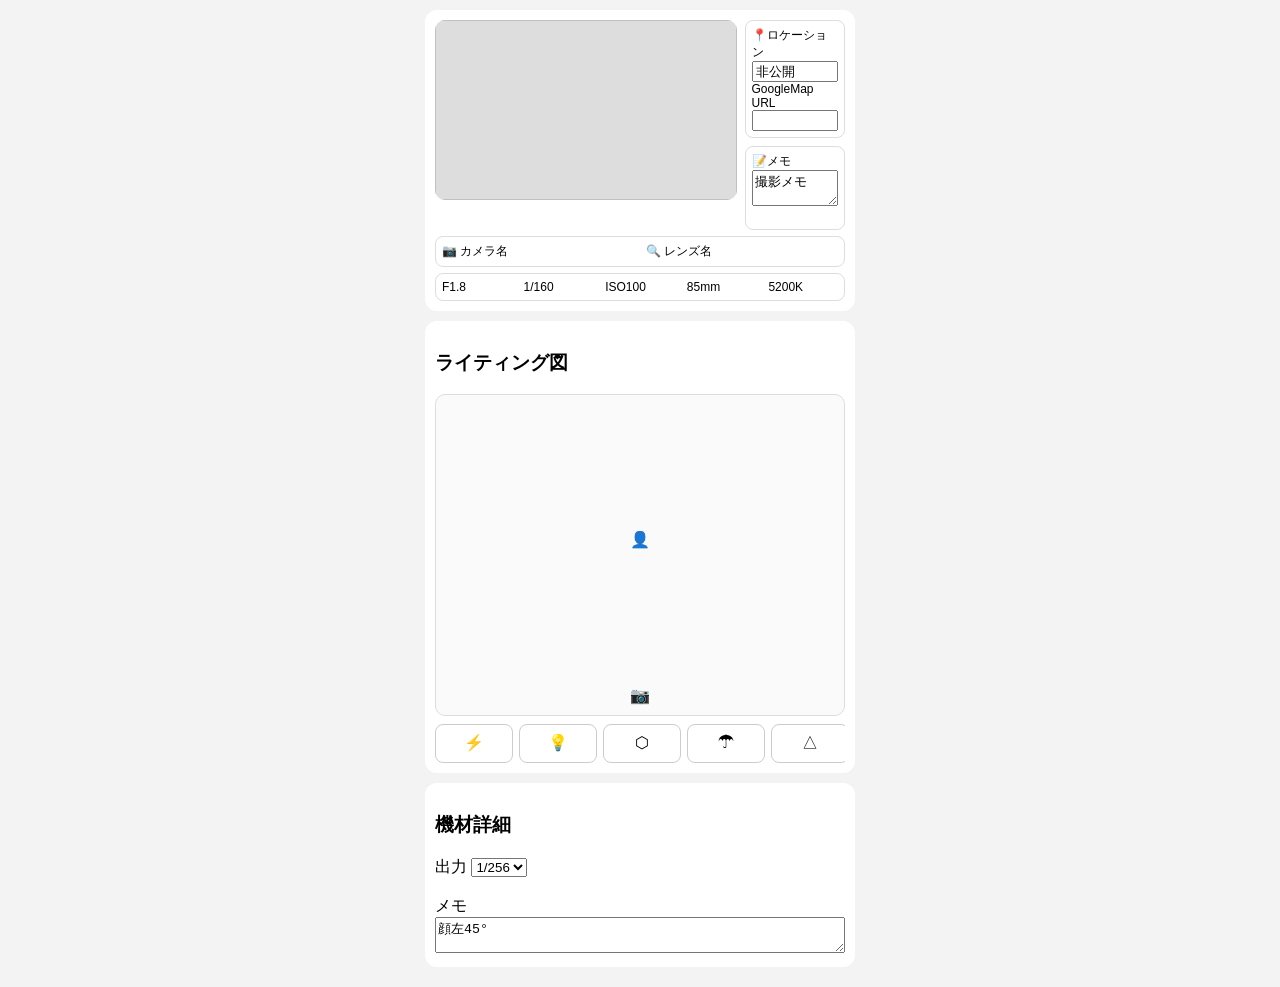
<file: LightingRecipe_v1_5_Test.html>
<!DOCTYPE html>
<html lang="ja">
<head>
<meta charset="utf-8">
<meta name="viewport" content="width=device-width,initial-scale=1">
<title>Lighting Recipe v1.5</title>
<style>
body{font-family:sans-serif;background:#f3f3f3;margin:0}
.wrap{max-width:430px;margin:auto;padding:10px}
.card{background:#fff;border-radius:12px;padding:10px;margin-bottom:10px}
.top{display:flex;gap:8px}
.photo{flex:3;height:180px;background:#ddd;border-radius:10px;overflow:hidden;display:flex;align-items:center;justify-content:center}
.photo img{width:100%;height:100%;object-fit:cover}
.side{flex:1;display:flex;flex-direction:column;gap:8px}
.box{border:1px solid #ddd;border-radius:8px;padding:6px;font-size:12px;min-height:70px}
.ex1,.ex2{display:flex;border:1px solid #ddd;border-radius:8px;margin-top:6px}
.ex1 div,.ex2 div{flex:1;padding:6px;font-size:12px}
#lighting{height:320px;border:1px solid #ddd;border-radius:10px;position:relative;background:#fafafa}
.toolbox{display:flex;gap:6px;overflow:auto;margin-top:8px}
.tool{border:1px solid #ccc;border-radius:8px;padding:8px;min-width:60px;text-align:center}
.node{position:absolute;width:42px;height:42px;border-radius:50%;display:flex;align-items:center;justify-content:center;color:#fff;touch-action:none}
textarea,input{width:100%;box-sizing:border-box}
#popup{display:none;position:fixed;left:50%;top:50%;transform:translate(-50%,-50%);background:#fff;padding:15px;border:1px solid #ccc;border-radius:12px;z-index:10}
</style>
</head>
<body>
<div class="wrap">

<div class="card">
<input type="file" id="file" accept="image/*" hidden>
<div class="top">
<div class="photo" onclick="file.click()"><img id="img"></div>
<div class="side">
<div class="box">
📍ロケーション<br>
<input id="loc" value="非公開">
GoogleMap URL
<input id="mapurl">
</div>
<div class="box">
📝メモ<br>
<textarea id="memo">撮影メモ</textarea>
</div>
</div>
</div>

<div class="ex1">
<div id="camera">📷 カメラ名</div>
<div id="lens">🔍 レンズ名</div>
</div>

<div class="ex2">
<div>F1.8</div>
<div>1/160</div>
<div>ISO100</div>
<div>85mm</div>
<div>5200K</div>
</div>
</div>

<div class="card">
<h3>ライティング図</h3>
<div id="lighting">
<div style="position:absolute;left:50%;top:45%;transform:translate(-50%,-50%)">👤</div>
<div style="position:absolute;left:50%;bottom:10px;transform:translateX(-50%)">📷</div>
</div>

<div class="toolbox">
<div class="tool" onclick="addNode('⚡')">⚡</div>
<div class="tool" onclick="addNode('💡')">💡</div>
<div class="tool" onclick="addNode('⬡')">⬡</div>
<div class="tool" onclick="addNode('☂')">☂</div>
<div class="tool" onclick="addNode('△')">△</div>
</div>
</div>

<div class="card">
<h3>機材詳細</h3>
出力
<select>
<option>1/256</option><option>1/128</option><option>1/64</option>
<option>1/32</option><option>1/16</option><option>1/8</option>
</select>
<br><br>
メモ
<textarea>顔左45°</textarea>
</div>

<div id="popup">
高さ<br><br>
<input id="slider" type="range" min="0" max="100" value="50">
<br><br>
<button onclick="closePop()">OK</button>
</div>

<script>
let current=null;
const lighting=document.getElementById('lighting');

file.onchange=e=>{
 let f=e.target.files[0];
 if(!f)return;
 let r=new FileReader();
 r.onload=()=>img.src=r.result;
 r.readAsDataURL(f);
 camera.textContent='📷 EXIF読込予定';
 lens.textContent='🔍 EXIF読込予定';
}

function color(v){
 if(v<50){
   let t=v/50;
   return `rgb(${255*t},${255*t},255)`;
 }
 let t=(v-50)/50;
 return `rgb(255,${255*(1-t)},${255*(1-t)})`;
}

function addNode(icon){
 let d=document.createElement('div');
 d.className='node';
 d.textContent=icon;
 d.dataset.h=50;
 d.style.background=color(50);
 d.style.left='20px';
 d.style.top='20px';
 lighting.appendChild(d);

 d.onclick=(e)=>{
   e.stopPropagation();
   current=d;
   slider.value=d.dataset.h;
   popup.style.display='block';
 };

 let sx,sy,ox,oy;
 d.onpointerdown=(e)=>{
  sx=e.clientX; sy=e.clientY;
  ox=parseInt(d.style.left); oy=parseInt(d.style.top);
  const mv=(ev)=>{
   d.style.left=(ox+ev.clientX-sx)+'px';
   d.style.top=(oy+ev.clientY-sy)+'px';
  };
  const up=()=>{
   document.removeEventListener('pointermove',mv);
   document.removeEventListener('pointerup',up);
  };
  document.addEventListener('pointermove',mv);
  document.addEventListener('pointerup',up);
 };
}

slider.oninput=()=>{
 if(!current)return;
 current.dataset.h=slider.value;
 current.style.background=color(slider.value);
}

function closePop(){popup.style.display='none';}
</script>
</body></html>
</file>
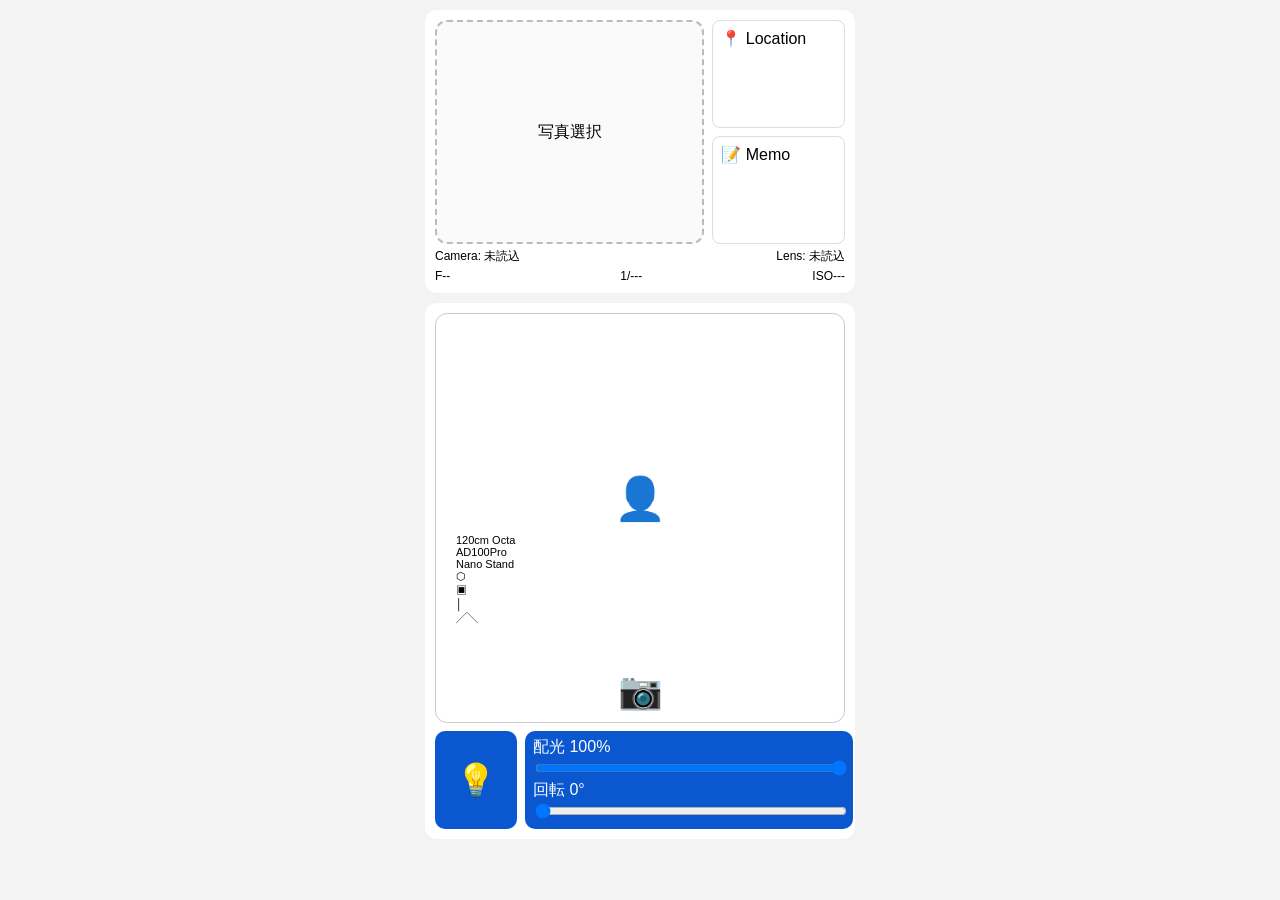
<file: LightingRecipe_v1_6_integrated.html>
<!DOCTYPE html>
<html lang="ja">
<head>
<meta charset="utf-8">
<meta name="viewport" content="width=device-width,initial-scale=1">
<title>Lighting Recipe v1.6 Integrated</title>
<style>
body{font-family:Arial,sans-serif;background:#f3f3f3;margin:0;padding:10px}
.wrap{max-width:430px;margin:auto}
.card{background:#fff;border-radius:12px;padding:10px;margin-bottom:10px}
.stage{aspect-ratio:1/1;border:1px solid #ccc;border-radius:12px;background:#fff;position:relative;overflow:hidden;touch-action:none}
.subject{position:absolute;left:50%;top:45%;transform:translate(-50%,-50%);font-size:42px}
.camera{position:absolute;left:50%;bottom:10px;transform:translateX(-50%);font-size:36px}
.beamWrap{position:absolute;width:120px;height:120px;cursor:move;touch-action:none}
.beamWrap.selected{outline:2px solid #0b57d0;border-radius:50%}
.controls{display:grid;grid-template-columns:20% 80%;gap:8px;margin-top:8px}
.addBtn{border:none;border-radius:10px;background:#0b57d0;color:#fff;font-size:32px;min-height:64px}
.editBox{background:#0b57d0;color:#fff;border-radius:10px;padding:6px 8px}
.editBox input{width:100%}
svg{overflow:visible;pointer-events:none}
.photoRow{display:flex;gap:8px}
.photo{flex:2;height:220px;border:2px dashed #bbb;border-radius:12px;display:flex;align-items:center;justify-content:center;overflow:hidden;background:#fafafa}
.photo img{width:100%;height:100%;object-fit:contain}
.side{flex:1;display:flex;flex-direction:column;gap:8px}
.box{flex:1;border:1px solid #ddd;border-radius:8px;padding:8px}
.exif{font-size:12px;display:flex;justify-content:space-between;margin-top:4px}
.lightCard{position:absolute;left:20px;top:220px;background:transparent;font-size:11px;z-index:10}
</style>
</head>
<body>
<div class="wrap">

<div class="card">
<div class="photoRow">
<label class="photo" id="photoArea">
<input hidden id="photoInput" type="file" accept="image/*">
写真選択
</label>
<div class="side">
<div class="box" contenteditable="true">📍 Location</div>
<div class="box" contenteditable="true">📝 Memo</div>
</div>
</div>

<div class="exif">
<div>Camera: <span id="cam">未読込</span></div>
<div>Lens: <span id="lens">未読込</span></div>
</div>
<div class="exif">
<div id="fv">F--</div>
<div id="ss">1/---</div>
<div id="iso">ISO---</div>
</div>
</div>

<div class="card">
<div id="stage" class="stage">
<div class="subject">👤</div>
<div class="camera">📷</div>

<div class="lightCard">
120cm Octa<br>AD100Pro<br>Nano Stand<br>
⬡<br>▣<br>│<br>╱╲
</div>
</div>

<div class="controls">
<button class="addBtn" id="addBtn">💡</button>

<div class="editBox">
配光 <span id="beamVal">100%</span>
<input id="beamSlider" type="range" min="5" max="100" value="100">

回転 <span id="rotVal">0°</span>
<input id="rotSlider" type="range" min="0" max="360" value="0">
</div>
</div>
</div>

</div>

<script>
const stage=document.getElementById('stage');
const beamSlider=document.getElementById('beamSlider');
const rotSlider=document.getElementById('rotSlider');
const beamVal=document.getElementById('beamVal');
const rotVal=document.getElementById('rotVal');

let beams=[];
let selected=null;

photoArea.onclick=()=>photoInput.click();
photoInput.onchange=e=>{
 const f=e.target.files[0];
 if(!f) return;
 const r=new FileReader();
 r.onload=ev=>{
   photoArea.innerHTML='<img src="'+ev.target.result+'">';
 };
 r.readAsDataURL(f);
};

function clearSelection(){
 beams.forEach(b=>b.el.classList.remove('selected'));
 selected=null;
}

stage.addEventListener('click',(e)=>{
 if(e.target===stage) clearSelection();
});

function drag(el){
 el.onpointerdown=(e)=>{
  e.preventDefault();
  const sx=e.clientX, sy=e.clientY;
  const ox=el.offsetLeft, oy=el.offsetTop;
  const mv=(ev)=>{
   el.style.left=(ox+ev.clientX-sx)+'px';
   el.style.top=(oy+ev.clientY-sy)+'px';
  };
  const up=()=>{
   document.removeEventListener('pointermove',mv);
   document.removeEventListener('pointerup',up);
  };
  document.addEventListener('pointermove',mv,{passive:false});
  document.addEventListener('pointerup',up);
 };
}

function renderBeam(obj){
 const p=obj.beam, rot=obj.rot;
 const circle=obj.el.querySelector('.circle');
 const arc=obj.el.querySelector('.arc');

 if(p>=95){ circle.style.display='block'; arc.style.display='none'; return; }
 circle.style.display='none'; arc.style.display='block';

 const angle=Math.max(5,p*3.6);
 const start=(-angle/2+rot-90)*Math.PI/180;
 const end=(angle/2+rot-90)*Math.PI/180;
 const x1=60+50*Math.cos(start), y1=60+50*Math.sin(start);
 const x2=60+50*Math.cos(end), y2=60+50*Math.sin(end);
 const large=angle>180?1:0;

 arc.setAttribute('d',`M60 60 L ${x1} ${y1} A 50 50 0 ${large} 1 ${x2} ${y2} Z`);
}

function selectBeam(obj){
 beams.forEach(b=>b.el.classList.remove('selected'));
 obj.el.classList.add('selected');
 selected=obj;
 beamSlider.value=obj.beam;
 rotSlider.value=obj.rot;
 beamVal.textContent=obj.beam+'%';
 rotVal.textContent=obj.rot+'°';
}

addBtn.onclick=()=>{
 const wrap=document.createElement('div');
 wrap.className='beamWrap';
 wrap.style.left='140px';
 wrap.style.top='120px';
 wrap.innerHTML='<svg width="120" height="120"><circle class="circle" cx="60" cy="60" r="50" fill="rgba(255,220,0,.25)"></circle><path class="arc" fill="rgba(255,220,0,.45)"></path></svg>';

 const obj={el:wrap,beam:100,rot:0};
 beams.push(obj);

 wrap.onclick=(e)=>{e.stopPropagation();selectBeam(obj);};
 stage.appendChild(wrap);
 drag(wrap);
 renderBeam(obj);
 selectBeam(obj);
};

beamSlider.oninput=()=>{
 if(!selected) return;
 selected.beam=parseInt(beamSlider.value);
 beamVal.textContent=selected.beam+'%';
 renderBeam(selected);
};

rotSlider.oninput=()=>{
 if(!selected) return;
 selected.rot=parseInt(rotSlider.value);
 rotVal.textContent=selected.rot+'°';
 renderBeam(selected);
};
</script>
</body>
</html>
</file>
